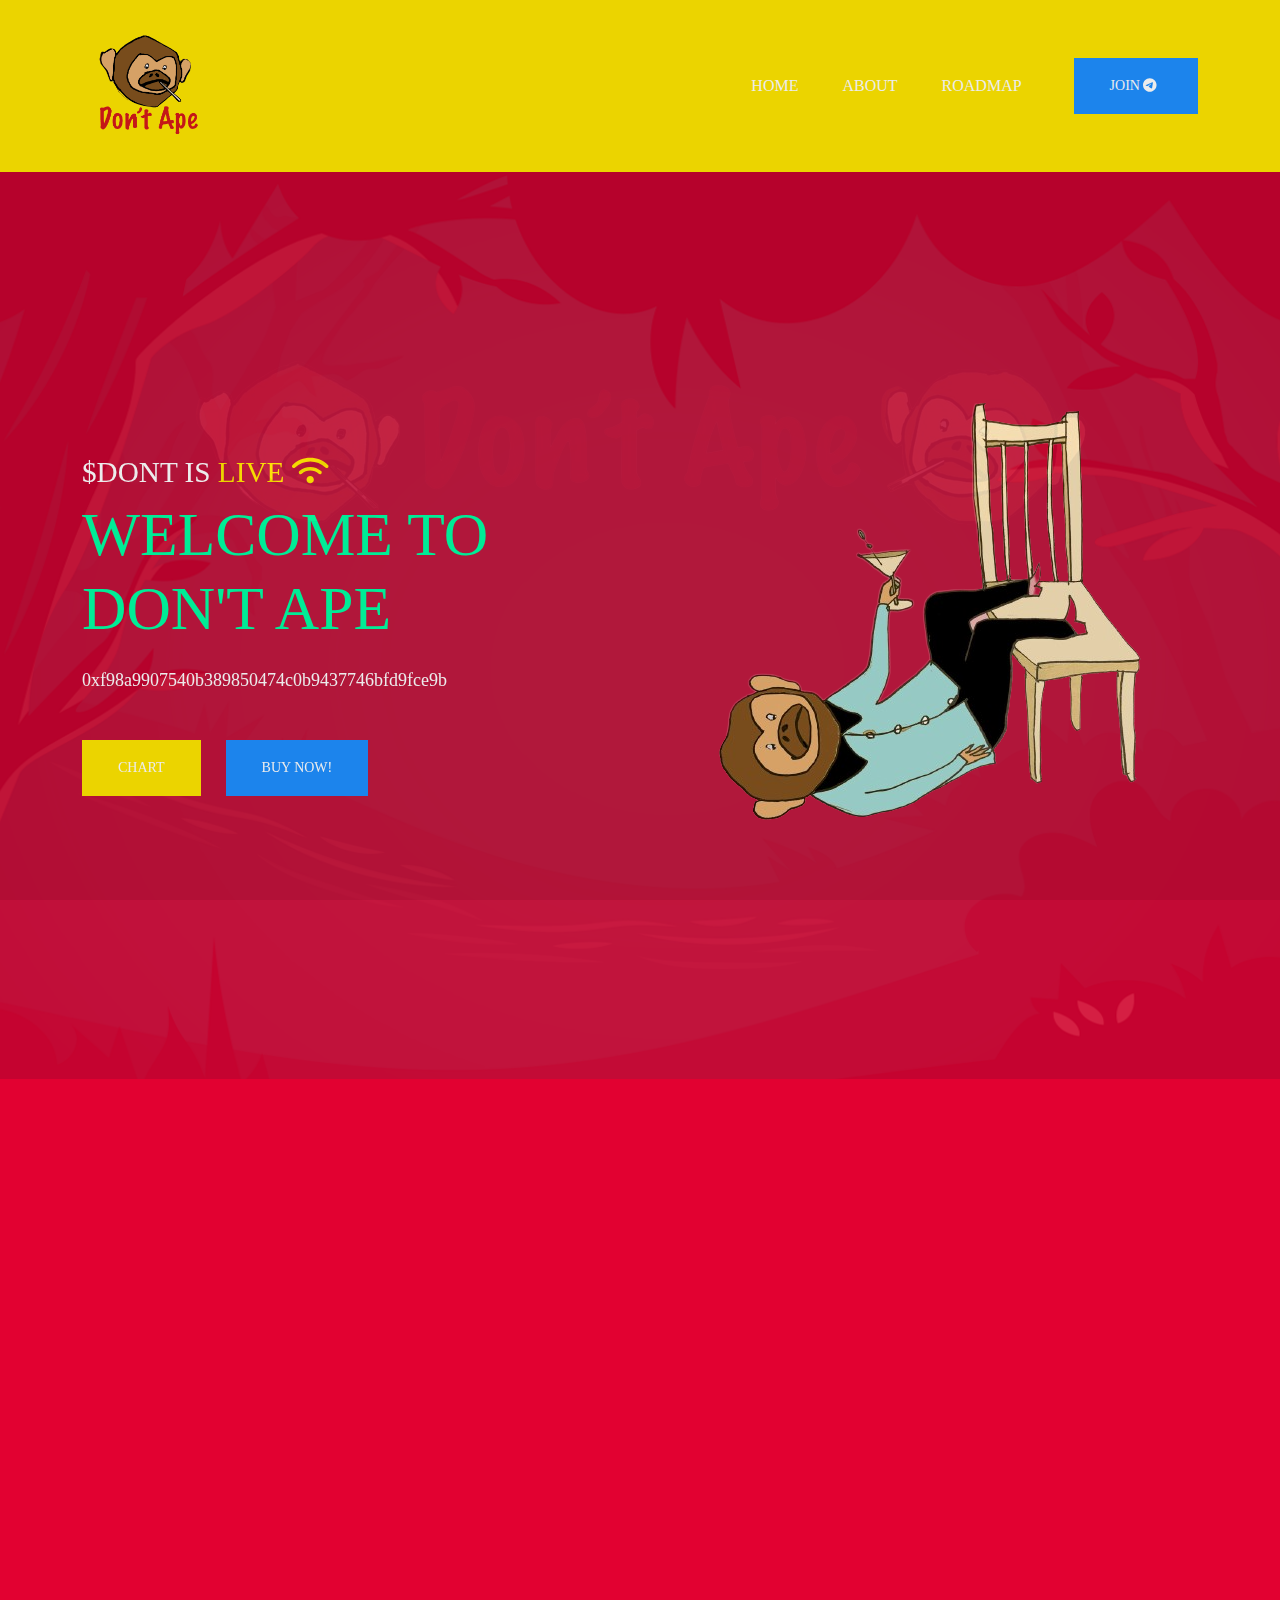
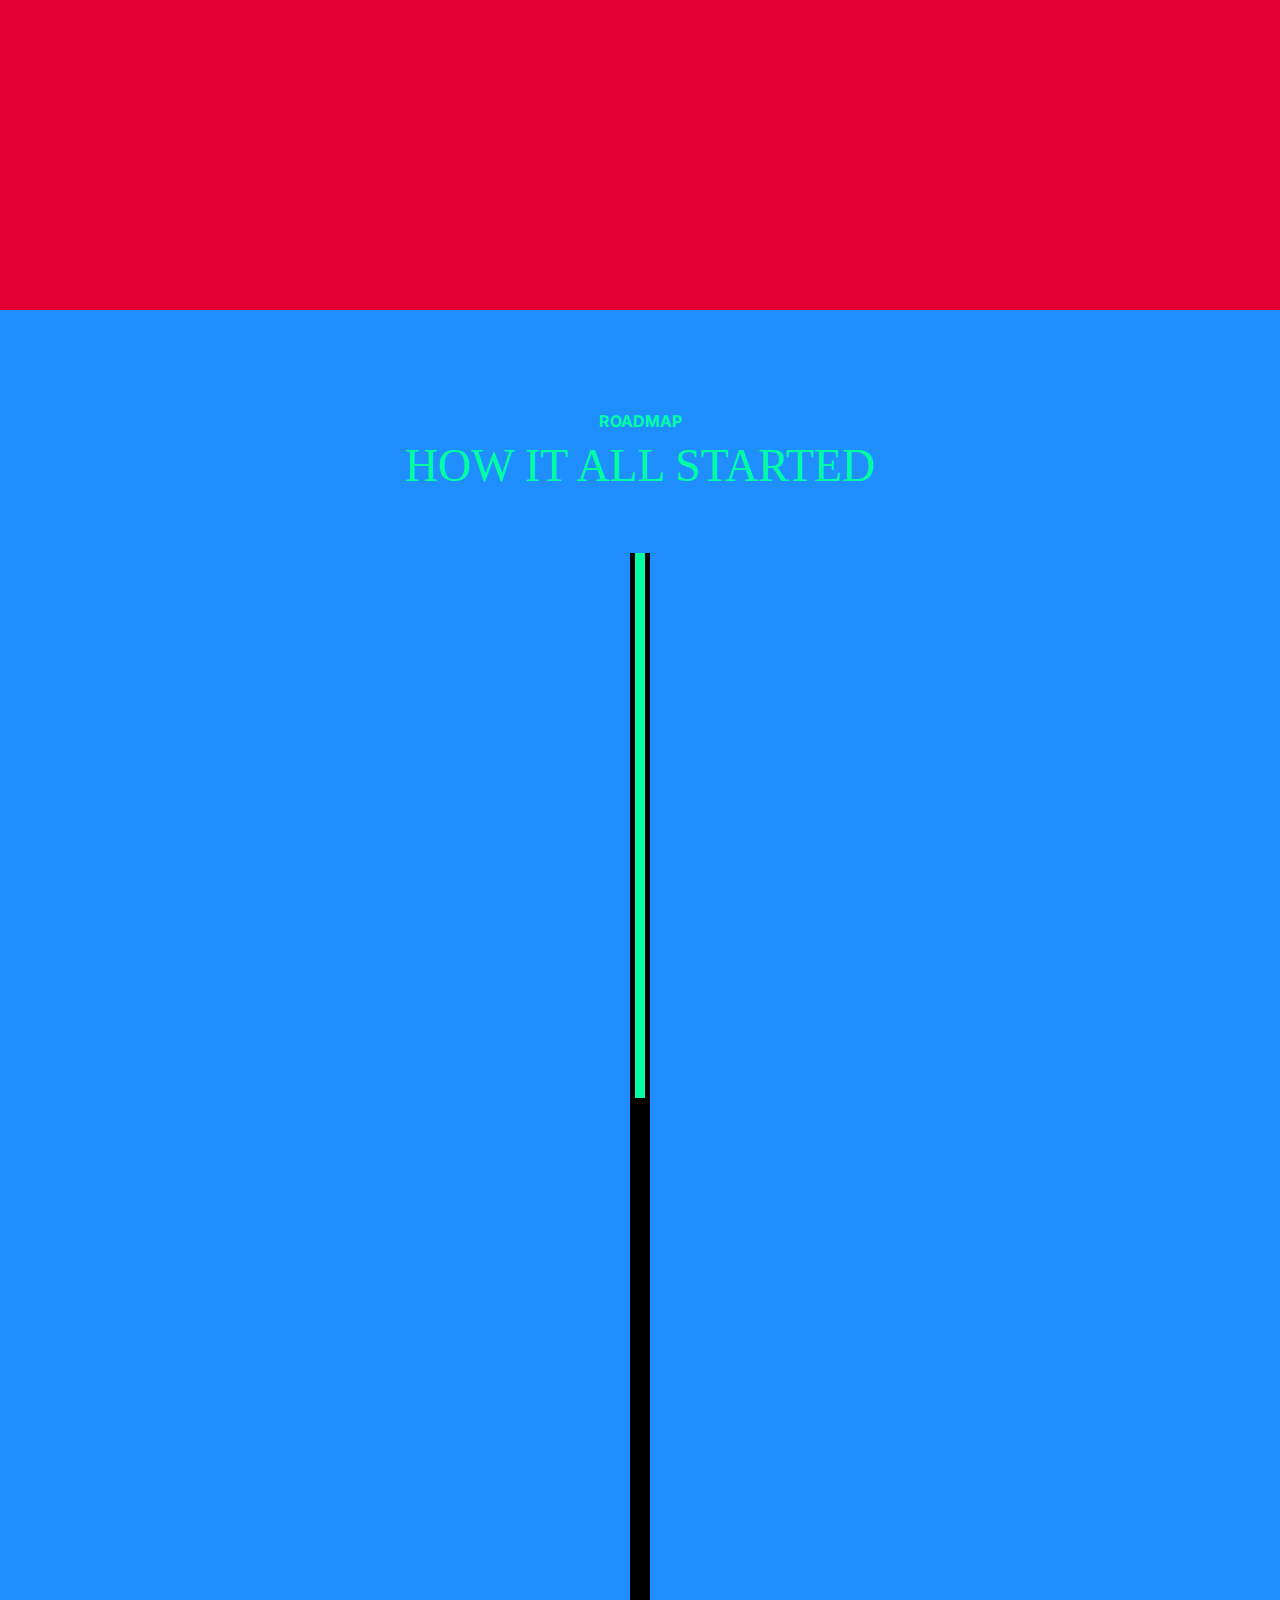
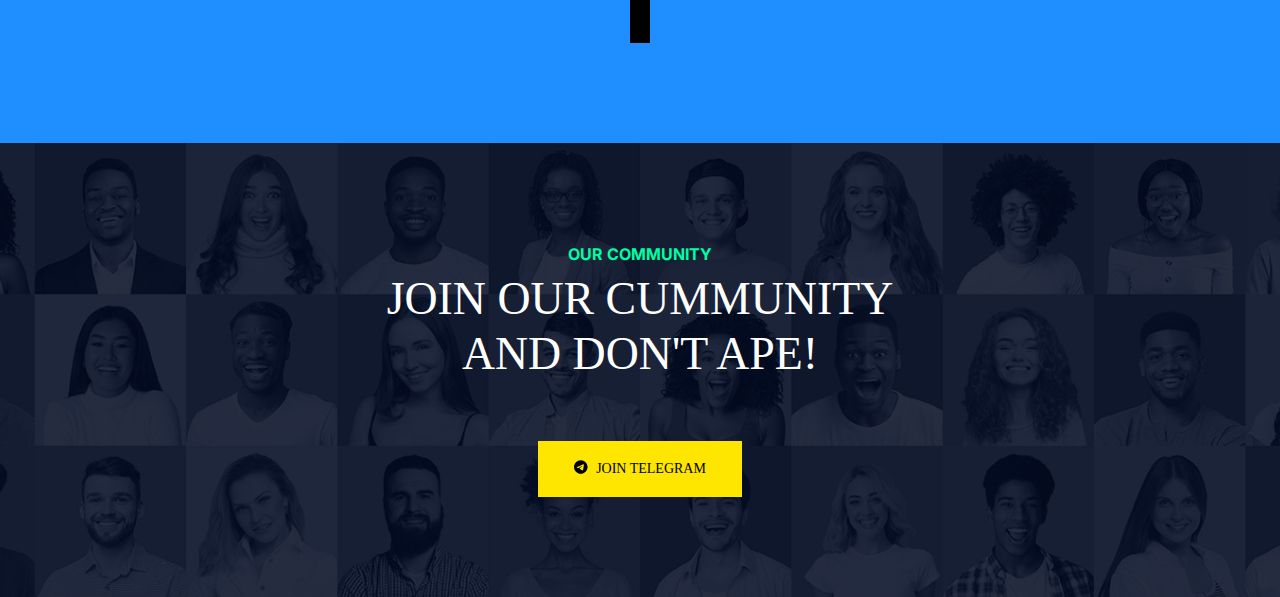
<file: index.html>
<!DOCTYPE html>
<html lang="en">

<head>
    <meta charset="UTF-8">
    <meta http-equiv="X-UA-Compatible" content="IE=edge">
    <meta name="viewport" content="width=device-width, initial-scale=1.0">
    <title>DON'T APE</title>

    <link rel="shortcut icon" href="assets/images/favicon.png" type="image/x-icon">

    <link rel="stylesheet" href="assets/css/bootstrap.min.css">
    <link rel="stylesheet" href="assets/css/aos.css">
    <link rel="stylesheet" href="assets/css/all.min.css">
    <link rel="stylesheet" href="assets/css/lightcase.css">
    <link rel="stylesheet" href="assets/css/swiper-bundle.min.css">

    <!-- main css for template -->
    <link rel="stylesheet" href="assets/css/style.css">
</head>

<body>

    <!-- ===============>> Preloader start here <<================= -->
    <div class="preloader">
        <img src="assets/images/logo/preloader.png" alt="Apes land">
    </div>
    <!-- ===============>> Preloader end here <<================= -->



    <!-- ========== Multipage Header Section Starts Here========== -->
    <header class="header-section">
        <div class="header-bottom">
            <div class="container">
                <div class="header-wrapper">
                    <div class="logo">
                        <a href="index.html">
                            <img src="assets/images/logo/logo.png" alt="logo" style="width: 130px">
                        </a>
                    </div>
                    <div class="menu-area">
                        <ul class="menu">
                            <li>
                                <a href="#home">Home</a>
                            </li>

                            <li>
                                <a href="#about">About</a>
                            </li>
                            <li>
                                <a href="#roadmap">Roadmap</a>
                            </li>
                           
                        </ul>
                        <div class="header-btn">
                            <a href="#" class="default-btn default-btn--secondary" style="background: #1F8FFF; color: #fff">
                                <span>Join <i class="fa-brands fa-telegram"></i></span>
                            </a>
                           

                        <!-- toggle icons -->
                        <div class="header-bar d-lg-none">
                            <span></span>
                            <span></span>
                            <span></span>
                        </div>
                    </div>
                </div>
            </div>
        </div>
    </header>
    <!-- ========== Multipage Header Section Ends Here========== -->





    <!-- ================> Banner section start here <================== -->
    <section id="home" class="banner" style="background-image: url(assets/images/banner/bg.png);">
        <div class="container">
            <div class="banner__wrapper">
                <div class="row g-5 align-items-center">
                    <div class="col-lg-6">
                        <div class="banner__content" data-aos="fade-right" data-aos-duration="2000">
                            <h3>$DONT is <span class="color--secondary-color">Live <i
                                        class="fa-solid fa-wifi"></i></span></h3>
                            <h1 style="color: #00ffa3">Welcome To DON'T APE</h1>
                            <p>0xf98a9907540b389850474c0b9437746bfd9fce9b</p>
                            <div class="btn-group">
                                <a href="#" class="default-btn default-btn--secondary" style="color: #fff">Chart</a>
                                <a href="#" class="default-btn" style="background: #1F8FFF;color: #fff">BUY NOW!</a> 
                            </div>
                        </div>
                    </div>
                    <div class="col-lg-6">
                        <div class="banner__thumb d-flex justify-content-center" data-aos="fade-left"
                            data-aos-duration="2000">
                            <img src="assets/images/banner/01.png" alt="banner Image">
                           
                            
                        </div>
                    </div>
                </div>
            </div>
        </div>
    </section>
    <!-- ================> Banner section end here <================== -->






    <!-- ================> About section start here <================== -->
    <section class="about padding-top padding-bottom" id="about">
        <div class="container">
            <div class="about__wrapper">
                <div class="row g-5">
                    <div class="col-lg-6">
                        <div class="about__thumb" data-aos="fade-up" data-aos-duration="1500">
                            <img src="assets/images/about/01.png" alt="About Image">
                        </div>
                    </div>
                    <div class="col-lg-6">
                        <div class="about__content" data-aos="fade-up" data-aos-duration="2000">
                           
                            <h2 style="color: #00ffa3">THE STORY</h2>
                            <p style="color: #fff;text-align: justify;">DON'T APE is  all about educating people on the dangers of the crypto world and avoiding the common pitfalls. Our mascot, Saru the Degen Monkey, represents the cautionary tale of making mistakes in the crypto world and the importance of doing your research before investing.</p>
                                <p style="color: #fff;text-align: justify;">Our mission is to provide valuable resources and educational tools to help people make informed decisions when it comes to cryptocurrency. From NFTs and merchandise to children's books for adults, we're here to help you avoid common mistakes and stay ahead of the curve.With DON'T APE, you'll be able to join a community of like-minded individuals who are dedicated to learning and growing in the world of crypto. Whether you're a seasoned trader or just starting out, our educational resources and engaging stories of Saru the Crypto Degen Monkey will provide you with the knowledge and skills you need to succeed.</p>
                                <p style="color: #fff;text-align: justify;">So, don't make the same mistakes that Saru did. Join the DON'T APE movement today and become a part of the crypto world that values education and caution over reckless investing. Get started now and take the first step towards a smarter and more profitable crypto journey"</p>

                        

                        </div>
                    </div>
                </div>
            </div>
        </div>
    </section>
    <!-- ================> About section end here <================== -->





    <!-- ================>Roadmap section start here <================== -->
    <section class="roadmap roadmap--style1 padding-top padding-bottom" id="roadmap"
        style="background: #1F8FFF">
        <div class="container">
            <div class="section-header text-center">
                <p class="subtitle">Roadmap</p>
                <h2 style="color: #00ffa3">How it all started</h2>
            </div>
            <div class="roadmap__wrapper">
                <div class="row gy-4 gy-md-0 gx-5">
                    <div class="col-md-6 offset-md-6">
                        <div class=" roadmap__item ms-md-4 aos-init" data-aos="fade-left" data-aos-duration="800">
                            <div class="roadmap__item-inner">
                                <div class="roadmap__item-content">
                                    <div class="roadmap__item-header">
                                        <h4>Launched Initialized</h4>
                                        <p>10%</p>
                                    </div>
                                    <p>Contrar to popular belief Lorem Ipsum is not simpy random text info has roots
                                        info a piece of classical Latin literature
                                        from 4BCS making it over 2000 years old looked upone of the more obscure latin
                                        word consectetur cites of the word in</p>
                                </div>
                            </div>
                            <span class="svg-shape"><svg xmlns="http://www.w3.org/2000/svg"
                                    xmlns:xlink="http://www.w3.org/1999/xlink" width="210px" height="10px">
                                    <path fill-rule="evenodd" fill-opacity="0.102" d=" M5.000,-0.001 L30.000,-0.001 L25.000,9.999 L-0.000,9.999 L5.000,-0.001
                                        Z" />
                                    <path fill-rule="evenodd" fill-opacity="0.302" d=" M35.000,-0.001 L60.000,-0.001 L55.000,9.999 L30.000,9.999 L35.000,-0.001
                                        Z" />
                                    <path fill-rule="evenodd" fill-opacity="0.502" d=" M65.000,-0.001 L90.000,-0.001 L85.000,9.999 L60.000,9.999 L65.000,-0.001
                                        Z" />
                                    <path fill-rule="evenodd" fill-opacity="0.702" d=" M95.000,-0.001 L120.000,-0.001 L115.000,9.999 L90.000,9.999 L95.000,-0.001
                                        Z" />
                                    <path fill-rule="evenodd" fill-opacity="0.8" d=" M125.000,-0.001 L150.000,-0.001 L145.000,9.999 L120.000,9.999
                                        L125.000,-0.001 Z" />
                                    <path fill-rule="evenodd" fill-opacity="0.902" d=" M155.000,-0.001 L180.000,-0.001 L175.000,9.999 L150.000,9.999
                                        L155.000,-0.001 Z" />
                                    <path fill-rule="evenodd" d=" M185.000,-0.001 L210.000,-0.001 L210.000,9.999 L180.000,9.999
                                        L185.000,-0.001 Z" />
                                </svg></span>
                        </div>
                    </div>
                    <div class="col-md-6">
                        <div class=" roadmap__item ms-auto me-md-4 aos-init" data-aos="fade-right"
                            data-aos-duration="800">
                            <div class="roadmap__item-inner">
                                <div class="roadmap__item-content">
                                    <div class="roadmap__item-header">
                                        <h4>TEXT 1</h4>
                                        <p>20%</p>
                                    </div>
                                    <p>Contrar to popular belief Lorem Ipsum is not simpy random text info has roots
                                        info a piece of classical Latin literature
                                        from 4BCS making it over 2000 years old looked upone of the more obscure latin
                                        word consectetur cites of the word in</p>
                                </div>
                            </div>
                            <span class="svg-shape"><svg xmlns="http://www.w3.org/2000/svg"
                                    xmlns:xlink="http://www.w3.org/1999/xlink" width="210px" height="10px">
                                    <path fill-rule="evenodd" fill-opacity="0.102" d=" M5.000,-0.001 L30.000,-0.001 L25.000,9.999 L-0.000,9.999 L5.000,-0.001
                                                                Z" />
                                    <path fill-rule="evenodd" fill-opacity="0.302" d=" M35.000,-0.001 L60.000,-0.001 L55.000,9.999 L30.000,9.999 L35.000,-0.001
                                                                Z" />
                                    <path fill-rule="evenodd" fill-opacity="0.502" d=" M65.000,-0.001 L90.000,-0.001 L85.000,9.999 L60.000,9.999 L65.000,-0.001
                                                                Z" />
                                    <path fill-rule="evenodd" fill-opacity="0.702" d=" M95.000,-0.001 L120.000,-0.001 L115.000,9.999 L90.000,9.999 L95.000,-0.001
                                                                Z" />
                                    <path fill-rule="evenodd" fill-opacity="0.8" d=" M125.000,-0.001 L150.000,-0.001 L145.000,9.999 L120.000,9.999
                                                                L125.000,-0.001 Z" />
                                    <path fill-rule="evenodd" fill-opacity="0.902" d=" M155.000,-0.001 L180.000,-0.001 L175.000,9.999 L150.000,9.999
                                                                L155.000,-0.001 Z" />
                                    <path fill-rule="evenodd" d=" M185.000,-0.001 L210.000,-0.001 L210.000,9.999 L180.000,9.999
                                                                L185.000,-0.001 Z" />
                                </svg></span>
                        </div>
                    </div>
                    <div class="col-md-6 offset-md-6">
                        <div class="roadmap__item ms-md-4  aos-init" data-aos="fade-left" data-aos-duration="800">
                            <div class="roadmap__item-inner">
                                <div class="roadmap__item-content">
                                    <div class="roadmap__item-header">
                                        <h4>TEXT 2</h4>
                                        <p>50%</p>
                                    </div>
                                    <p>Contrar to popular belief Lorem Ipsum is not simpy random text info has roots
                                        info a piece of classical Latin literature
                                        from 4BCS making it over 2000 years old looked upone of the more obscure latin
                                        word consectetur cites of the word in</p>
                                </div>
                            </div>
                            <span class="svg-shape"><svg xmlns="http://www.w3.org/2000/svg"
                                    xmlns:xlink="http://www.w3.org/1999/xlink" width="210px" height="10px">
                                    <path fill-rule="evenodd" fill-opacity="0.102" d=" M5.000,-0.001 L30.000,-0.001 L25.000,9.999 L-0.000,9.999 L5.000,-0.001
                                                                Z" />
                                    <path fill-rule="evenodd" fill-opacity="0.302" d=" M35.000,-0.001 L60.000,-0.001 L55.000,9.999 L30.000,9.999 L35.000,-0.001
                                                                Z" />
                                    <path fill-rule="evenodd" fill-opacity="0.502" d=" M65.000,-0.001 L90.000,-0.001 L85.000,9.999 L60.000,9.999 L65.000,-0.001
                                                                Z" />
                                    <path fill-rule="evenodd" fill-opacity="0.702" d=" M95.000,-0.001 L120.000,-0.001 L115.000,9.999 L90.000,9.999 L95.000,-0.001
                                                                Z" />
                                    <path fill-rule="evenodd" fill-opacity="0.8" d=" M125.000,-0.001 L150.000,-0.001 L145.000,9.999 L120.000,9.999
                                                                L125.000,-0.001 Z" />
                                    <path fill-rule="evenodd" fill-opacity="0.902" d=" M155.000,-0.001 L180.000,-0.001 L175.000,9.999 L150.000,9.999
                                                                L155.000,-0.001 Z" />
                                    <path fill-rule="evenodd" d=" M185.000,-0.001 L210.000,-0.001 L210.000,9.999 L180.000,9.999
                                                                L185.000,-0.001 Z" />
                                </svg></span>
                        </div>
                    </div>
                    <div class="col-md-6">
                        <div class="roadmap__item ms-auto me-md-4  aos-init" data-aos="fade-right"
                            data-aos-duration="800">
                            <div class="roadmap__item-inner">
                                <div class="roadmap__item-content">
                                    <div class="roadmap__item-header">
                                        <h4>TEXT 3</h4>
                                        <p>70%</p>
                                    </div>
                                    <p>Contrar to popular belief Lorem Ipsum is not simpy random text info has roots
                                        info a piece of classical Latin literature
                                        from 4BCS making it over 2000 years old looked upone of the more obscure latin
                                        word consectetur cites of the word in</p>
                                </div>
                            </div>
                            <span class="svg-shape"><svg xmlns="http://www.w3.org/2000/svg"
                                    xmlns:xlink="http://www.w3.org/1999/xlink" width="210px" height="10px">
                                    <path fill-rule="evenodd" fill-opacity="0.102" d=" M5.000,-0.001 L30.000,-0.001 L25.000,9.999 L-0.000,9.999 L5.000,-0.001
                                                                Z" />
                                    <path fill-rule="evenodd" fill-opacity="0.302" d=" M35.000,-0.001 L60.000,-0.001 L55.000,9.999 L30.000,9.999 L35.000,-0.001
                                                                Z" />
                                    <path fill-rule="evenodd" fill-opacity="0.502" d=" M65.000,-0.001 L90.000,-0.001 L85.000,9.999 L60.000,9.999 L65.000,-0.001
                                                                Z" />
                                    <path fill-rule="evenodd" fill-opacity="0.702" d=" M95.000,-0.001 L120.000,-0.001 L115.000,9.999 L90.000,9.999 L95.000,-0.001
                                                                Z" />
                                    <path fill-rule="evenodd" fill-opacity="0.8" d=" M125.000,-0.001 L150.000,-0.001 L145.000,9.999 L120.000,9.999
                                                                L125.000,-0.001 Z" />
                                    <path fill-rule="evenodd" fill-opacity="0.902" d=" M155.000,-0.001 L180.000,-0.001 L175.000,9.999 L150.000,9.999
                                                                L155.000,-0.001 Z" />
                                    <path fill-rule="evenodd" d=" M185.000,-0.001 L210.000,-0.001 L210.000,9.999 L180.000,9.999
                                                                L185.000,-0.001 Z" />
                                </svg></span>
                        </div>
                    </div>
                    <div class="col-md-6 offset-md-6">
                        <div class="roadmap__item ms-md-4  aos-init" data-aos="fade-left" data-aos-duration="800">
                            <div class="roadmap__item-inner">
                                <div class="roadmap__item-content">
                                    <div class="roadmap__item-header">
                                        <h4>TEXT 4</h4>
                                        <p>80%</p>
                                    </div>
                                    <p>Contrar to popular belief Lorem Ipsum is not simpy random text info has roots
                                        info a piece of classical Latin literature
                                        from 4BCS making it over 2000 years old looked upone of the more obscure latin
                                        word consectetur cites of the word in</p>
                                </div>
                            </div>
                            <span class="svg-shape"><svg xmlns="http://www.w3.org/2000/svg"
                                    xmlns:xlink="http://www.w3.org/1999/xlink" width="210px" height="10px">
                                    <path fill-rule="evenodd" fill-opacity="0.102" d=" M5.000,-0.001 L30.000,-0.001 L25.000,9.999 L-0.000,9.999 L5.000,-0.001
                                                                Z" />
                                    <path fill-rule="evenodd" fill-opacity="0.302" d=" M35.000,-0.001 L60.000,-0.001 L55.000,9.999 L30.000,9.999 L35.000,-0.001
                                                                Z" />
                                    <path fill-rule="evenodd" fill-opacity="0.502" d=" M65.000,-0.001 L90.000,-0.001 L85.000,9.999 L60.000,9.999 L65.000,-0.001
                                                                Z" />
                                    <path fill-rule="evenodd" fill-opacity="0.702" d=" M95.000,-0.001 L120.000,-0.001 L115.000,9.999 L90.000,9.999 L95.000,-0.001
                                                                Z" />
                                    <path fill-rule="evenodd" fill-opacity="0.8" d=" M125.000,-0.001 L150.000,-0.001 L145.000,9.999 L120.000,9.999
                                                                L125.000,-0.001 Z" />
                                    <path fill-rule="evenodd" fill-opacity="0.902" d=" M155.000,-0.001 L180.000,-0.001 L175.000,9.999 L150.000,9.999
                                                                L155.000,-0.001 Z" />
                                    <path fill-rule="evenodd" d=" M185.000,-0.001 L210.000,-0.001 L210.000,9.999 L180.000,9.999
                                                                L185.000,-0.001 Z" />
                                </svg></span>
                        </div>
                    </div>
                    <div class="col-md-6">
                        <div class="roadmap__item ms-auto me-md-4  aos-init" data-aos="fade-right"
                            data-aos-duration="800">
                            <div class="roadmap__item-inner">
                                <div class="roadmap__item-content">
                                    <div class="roadmap__item-header">
                                        <h4>TEXT 5</h4>
                                        <p>100%</p>
                                    </div>
                                    <p>Contrar to popular belief Lorem Ipsum is not simpy random text info has roots
                                        info a piece of classical Latin literature
                                        from 4BCS making it over 2000 years old looked upone of the more obscure latin
                                        word consectetur cites of the word in</p>
                                </div>
                            </div>
                            <span class="svg-shape"><svg xmlns="http://www.w3.org/2000/svg"
                                    xmlns:xlink="http://www.w3.org/1999/xlink" width="210px" height="10px">
                                    <path fill-rule="evenodd" fill-opacity="0.102" d=" M5.000,-0.001 L30.000,-0.001 L25.000,9.999 L-0.000,9.999 L5.000,-0.001
                                                                Z" />
                                    <path fill-rule="evenodd" fill-opacity="0.302" d=" M35.000,-0.001 L60.000,-0.001 L55.000,9.999 L30.000,9.999 L35.000,-0.001
                                                                Z" />
                                    <path fill-rule="evenodd" fill-opacity="0.502" d=" M65.000,-0.001 L90.000,-0.001 L85.000,9.999 L60.000,9.999 L65.000,-0.001
                                                                Z" />
                                    <path fill-rule="evenodd" fill-opacity="0.702" d=" M95.000,-0.001 L120.000,-0.001 L115.000,9.999 L90.000,9.999 L95.000,-0.001
                                                                Z" />
                                    <path fill-rule="evenodd" fill-opacity="0.8" d=" M125.000,-0.001 L150.000,-0.001 L145.000,9.999 L120.000,9.999
                                                                L125.000,-0.001 Z" />
                                    <path fill-rule="evenodd" fill-opacity="0.902" d=" M155.000,-0.001 L180.000,-0.001 L175.000,9.999 L150.000,9.999
                                                                L155.000,-0.001 Z" />
                                    <path fill-rule="evenodd" d=" M185.000,-0.001 L210.000,-0.001 L210.000,9.999 L180.000,9.999
                                                                L185.000,-0.001 Z" />
                                </svg></span>
                        </div>
                    </div>
                </div>
            </div>
        </div>
    </section>
    <!-- ================>Roadmap section end here <================== -->






    <!-- ================>Team section start here <================== -->












    <!-- ================>Community section start here <================== -->
    <section class="community padding-top padding-bottom" style="background-image:url(assets/images/community/bg.jpg)">
        <div class="container">
            <div class="comminity__wrapper">
                <div class="section-header text-center">
                    <p class="subtitle">Our Community</p>
                    <h2>Join Our Cummunity and DON'T APE!</h2>
                </div>
                <div class="btn-group justify-content-center">
                    <a href="#" class="default-btn default-btn--secondary"><span><i class="fab fa-telegram"></i> Join
                            Telegram</span></a>
                    
                </div>
            </div>
        </div>
    </section>
    <!-- ================>Community section end here <================== -->








   
    <!-- ================> Footer section end here <================== -->


    <!-- vendor plugins -->
    <script src="assets/js/jquery-3.6.0.min.js"></script>
    <script src="assets/js/bootstrap.bundle.min.js"></script>
    <script src="assets/js/all.min.js"></script>
    <script src="assets/js/swiper-bundle.min.js"></script>
    <script src="assets/js/aos.js"></script>
    <script src="assets/js/countdown.min.js"></script>
    <script src="assets/js/lightcase.js"></script>
    <script src="assets/js/purecounter_vanilla.js"></script>
    <script src="assets/js/custom.js"></script>
</body>

</html>
</file>
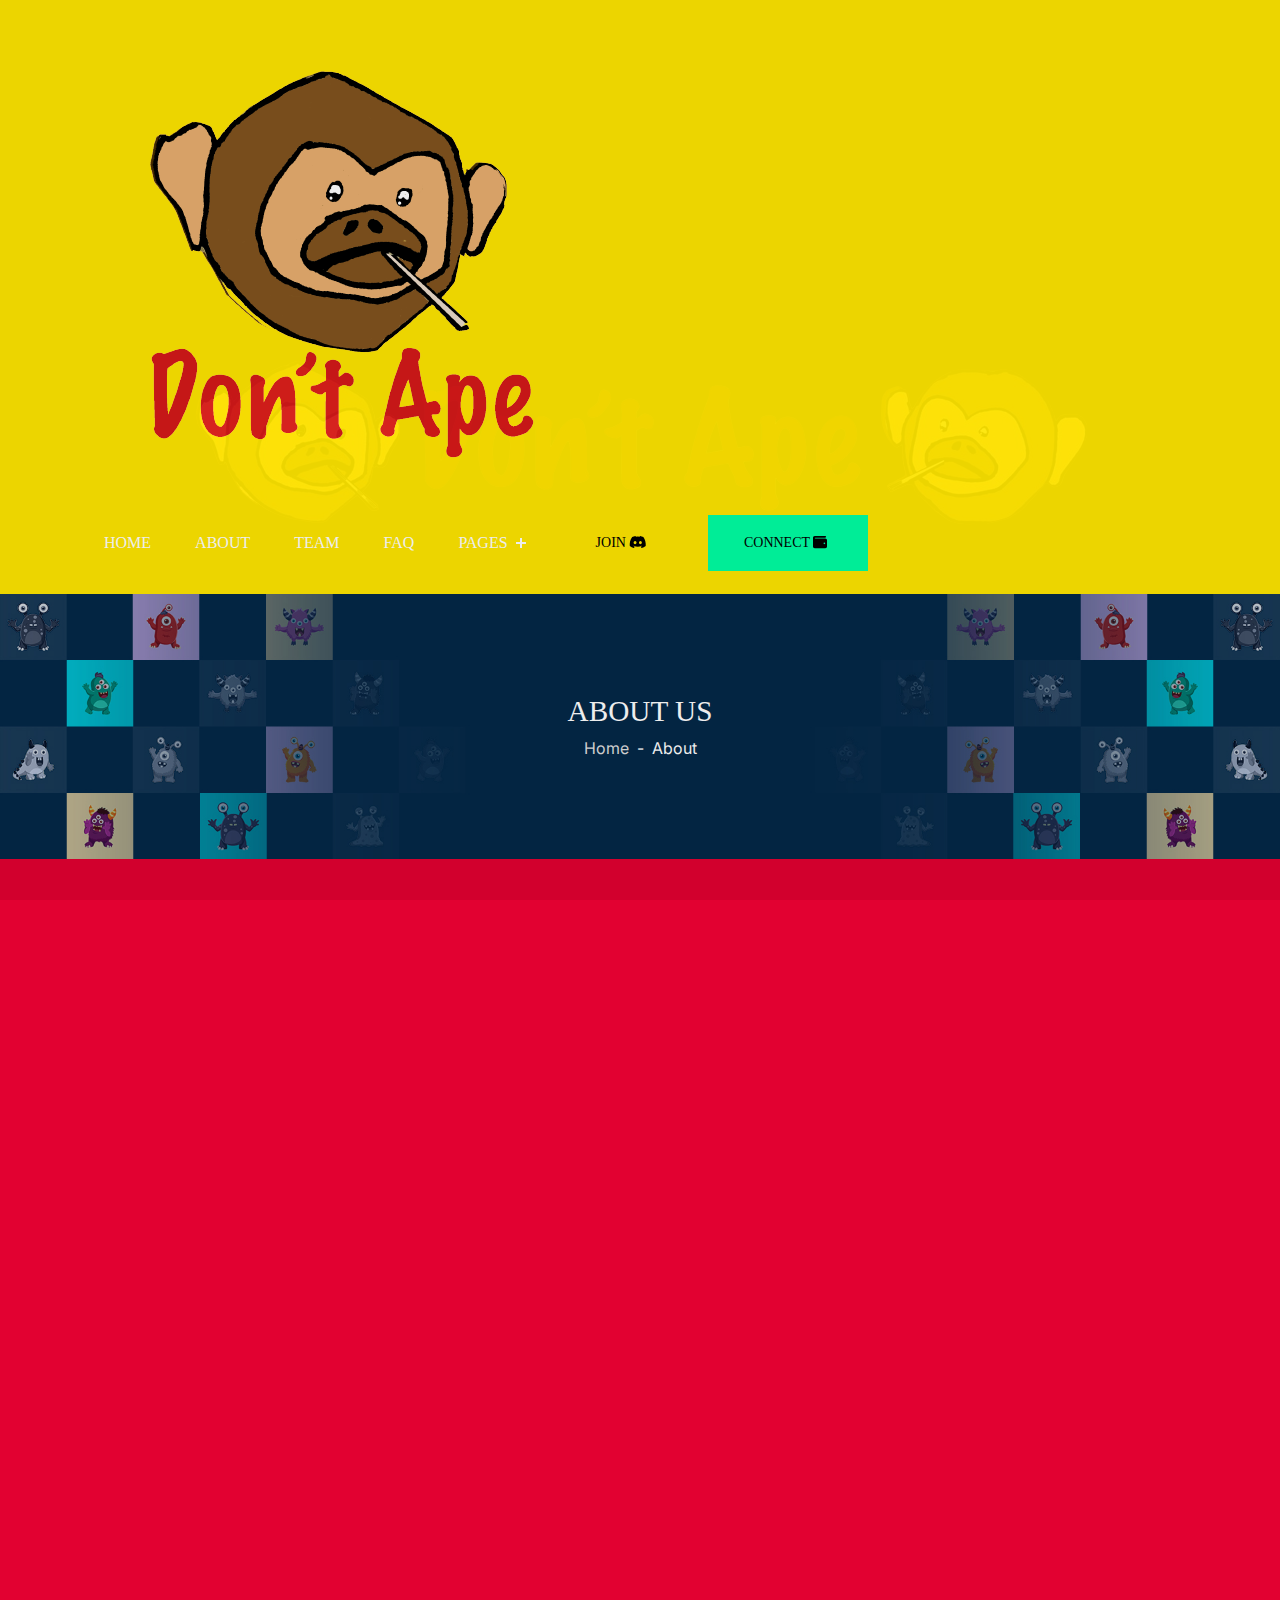
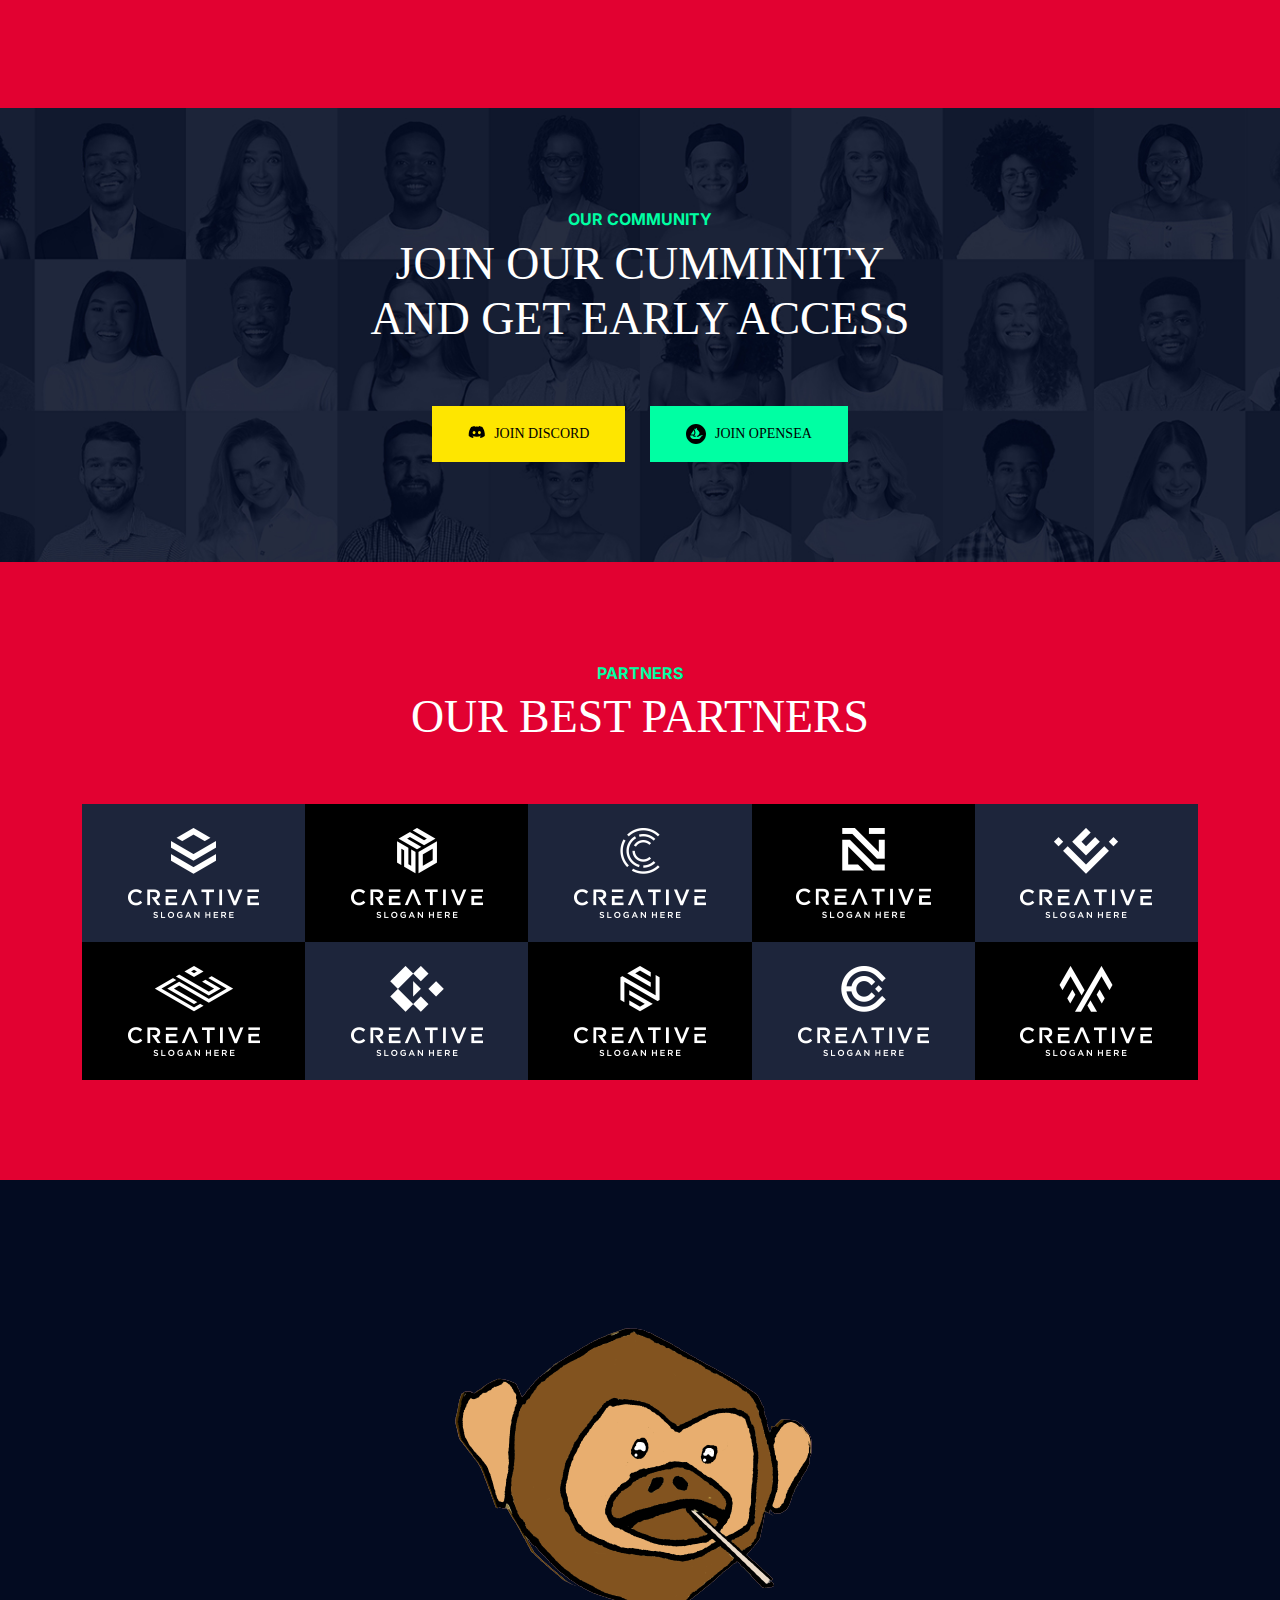
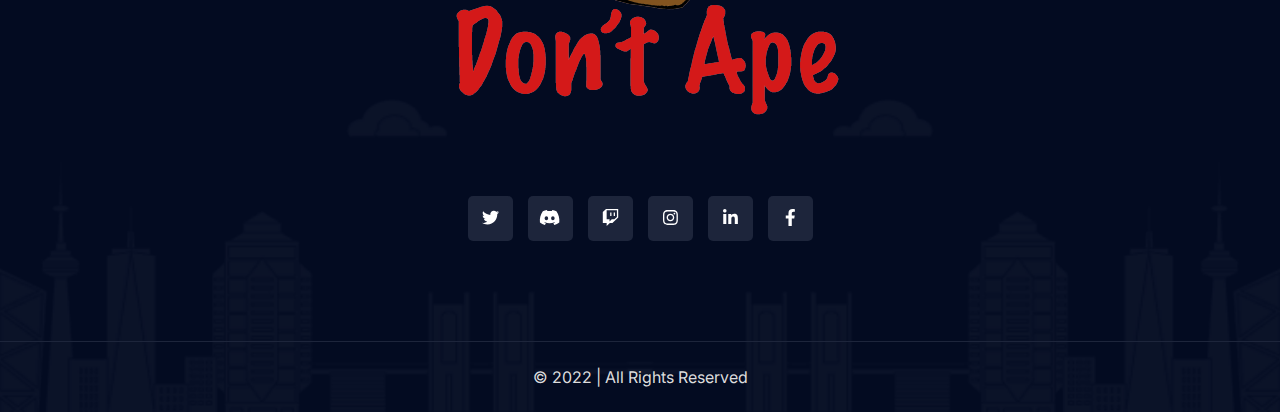
<file: about.html>
<!DOCTYPE html>
<html lang="en">

<head>
    <meta charset="UTF-8">
    <meta http-equiv="X-UA-Compatible" content="IE=edge">
    <meta name="viewport" content="width=device-width, initial-scale=1.0">
    <title>NFTPort- NFT landing page HTML Template</title>

    <link rel="shortcut icon" href="assets/images/favicon.png" type="image/x-icon">

    <link rel="stylesheet" href="assets/css/bootstrap.min.css">
    <link rel="stylesheet" href="assets/css/aos.css">
    <link rel="stylesheet" href="assets/css/all.min.css">
    <link rel="stylesheet" href="assets/css/lightcase.css">
    <link rel="stylesheet" href="assets/css/swiper-bundle.min.css">

    <!-- main css for template -->
    <link rel="stylesheet" href="assets/css/style.css">
</head>

<body>

    <!-- ===============>> Preloader start here <<================= -->
    <div class="preloader">
        <img src="assets/images/logo/preloader.png" alt="SuperHero">
    </div>
    <!-- ===============>> Preloader end here <<================= -->



    <!-- ========== Multipage Header Section Starts Here========== -->
    <header class="header-section">
        <div class="header-bottom">
            <div class="container">
                <div class="header-wrapper">
                    <div class="logo">
                        <a href="index.html">
                            <img src="assets/images/logo/logo.png" alt="logo">
                        </a>
                    </div>
                    <div class="menu-area">
                        <ul class="menu">
                            <li>
                                <a href="index.html#home">Home</a>
                            </li>

                            <li>
                                <a href="index.html#about">About</a>
                            </li>
                            <li>
                                <a href="index.html#team">Team</a>
                            </li>
                            <li>
                                <a href="index.html#faq">FAQ</a>
                            </li>
                            <li>
                                <a href="#0">Pages</a>
                                <ul class="submenu">
                                    <li><a href="javsascript:void();">Home</a>
                                        <ul class="submenu">
                                            <li><a href="index.html">Home 1</a></li>
                                            <li><a href="index-2.html">Home 2</a></li>
                                        </ul>
                                    </li>
                                    <li><a href="javsascript:void();">About</a>
                                        <ul class="submenu">
                                            <li><a href="about.html">About</a></li>
                                            <li><a href="roadmap.html">Roadmap</a></li>
                                            <li><a href="faq.html">FAQ</a></li>
                                            <li><a href="team.html">Team</a></li>
                                            <li><a href="team-single.html">Team Single</a></li>
                                        </ul>
                                    </li>
                                    <li><a href="javsascript:void();">Blog</a>
                                        <ul class="submenu">
                                            <li><a href="blog.html">Blog</a></li>
                                            <li><a href="blog-single.html">Blog single</a></li>
                                        </ul>
                                    </li>
                                    <li><a href="collection.html">Collection</a></li>
                                    <li><a href="contact.html">Contact</a></li>
                                    <li><a href="404.html">404 Error</a></li>
                                    <li><a href="coming-soon.html">Coming Soon</a></li>
                                </ul>
                            </li>
                        </ul>
                        <div class="header-btn">
                            <a href="#" class="default-btn default-btn--secondary">
                                <span>Join <i class="fa-brands fa-discord"></i></span>
                            </a>
                            <a href="#" class="default-btn" data-bs-toggle="modal" data-bs-target="#wallet-option">
                                <span>Connect <i class="fa-solid fa-wallet"></i></span>
                            </a>
                        </div>

                        <!-- toggle icons -->
                        <div class="header-bar d-lg-none">
                            <span></span>
                            <span></span>
                            <span></span>
                        </div>
                    </div>
                </div>
            </div>
        </div>
    </header>
    <!-- ========== Multipage Header Section Ends Here========== -->





    <!-- connect wallet modal start -->
    <div class="wallet-modal modal fade" id="wallet-option" tabindex="-1" aria-labelledby="choose-wallet"
        aria-hidden="true">
        <div class="modal-dialog">
            <div class="modal-content">
                <div class="modal-header">
                    <h5 class="modal-title" id="choose-wallet">Connect Your Wallet</h5>
                    <button type="button" class="btn-close" data-bs-dismiss="modal" aria-label="Close"></button>
                </div>
                <div class="modal-body">
                    <p>Please select a wallet to connect for <br> Start Minting your NFTs</p>
                    <ul class="wallet__list">
                        <li class="wallet__list-item"><a href="#"> <span><img src="assets/images/wallet/metamask.jpg"
                                        alt="metamask">
                                </span> </a></li>
                        <li class="wallet__list-item"><a href="#"> <span><img src="assets/images/wallet/coinbase.jpg"
                                        alt="coinbase">
                                </span> </a></li>
                        <li class="wallet__list-item"><a href="#"> <span><img src="assets/images/wallet/bsc.jpg"
                                        alt="bsc">
                                </span></a></li>
                        <li class="wallet__list-item"><a href="#"> <span><img src="assets/images/wallet/trust.jpg"
                                        alt="Trust Wallet">
                                </span></a></li>
                    </ul>
                    <p>By connecting your wallet, you agree to our Terms of Service and our Privacy Policy.</p>
                </div>
            </div>
        </div>
    </div>
    <!-- connect wallet modal end -->



    <!-- ================> Page header start here <================== -->
    <section class="page-header bg--cover" style="background-image: url(assets/images/header/bg.jpg);">
        <div class="container">
            <div class="page-header__content text-center">
                <h3 class="text-uppercase">About Us</h3>
                <nav style="--bs-breadcrumb-divider: '-';" aria-label="breadcrumb">
                    <ol class="breadcrumb justify-content-center mb-0">
                        <li class="breadcrumb-item"><a href="index.html">Home</a></li>
                        <li class="breadcrumb-item active" aria-current="page">About</li>
                    </ol>
                </nav>
            </div>
        </div>
    </section>
    <!-- ================> Page header end here <================== -->



    <!-- ================> About section start here <================== -->
    <section class="about padding-top padding-bottom">
        <div class="container">
            <div class="about__wrapper">
                <div class="row g-5">
                    <div class="col-lg-6">
                        <div class="about__thumb" data-aos="fade-up" data-aos-duration="1500">
                            <img src="assets/images/about/01.png" alt="About Image">
                        </div>
                    </div>
                    <div class="col-lg-6">
                        <div class="about__content" data-aos="fade-up" data-aos-duration="2000">
                            <p class="subtitle">The Story</p>
                            <h2>About us</h2>
                            <p>Contrary to popular belieif Lorem Ipsum is not simply random text It has roots in
                                in a piece of classical ratin literature from 45 BCS makinig it over 2000 years old
                                Richard McClintock, a lratin professor at Hampden-Sydney College in Virginia ain
                                looked up one of the more obscure Latin words, consectetur citeis of the word in
                                awesome item classical literature.</p>

                            <div class="mint-step">
                                <p class="subtitle color--secondary-color">Easy Steps</p>
                                <h3>How to Mint</h3>
                                <p>Richard mclintock an Latin professor and hampden-sydney college in virginia and
                                    looked up one of the more obscure words consectetur cites of the word in</p>
                                <ul class="mint-step__list">
                                    <li class="mint-step__list-item"><span class="color--secondary-color">1.</span>
                                        connect Your Wallet</li>
                                    <li class="mint-step__list-item"><span class="color--secondary-color">2.</span>
                                        Select Your Quantity</li>
                                    <li class="mint-step__list-item"><span class="color--theme-color">3.</span>
                                        Confirm the transition</li>
                                    <li class="mint-step__list-item"><span class="color--theme-color">4.</span>
                                        Receive Your NFTs</li>
                                </ul>
                                <div class="btn-group">
                                    <a href="#" class="default-btn default-btn--secondary">Mint Now</a>
                                    <a href="#" class="default-btn">Whitelist Now</a>
                                </div>
                            </div>

                        </div>
                    </div>
                </div>
            </div>
        </div>
    </section>
    <!-- ================> About section end here <================== -->




    <!-- ================>Community section start here <================== -->
    <section class="community padding-top padding-bottom" style="background-image:url(assets/images/community/bg.jpg)">
        <div class="container">
            <div class="comminity__wrapper">
                <div class="section-header text-center">
                    <p class="subtitle">Our Community</p>
                    <h2>Join Our Cumminity and get early access</h2>
                </div>
                <div class="btn-group justify-content-center">
                    <a href="#" class="default-btn default-btn--secondary"><span><i class="fab fa-discord"></i> Join
                            Discord</span></a>
                    <a href="#" class="default-btn"> <span><img src="assets/images/opensea.svg" alt="opensea icon"
                                width="20" height="20"> Join Opensea</span> </a>
                </div>
            </div>
        </div>
    </section>
    <!-- ================>Community section end here <================== -->




    <!-- ================Partner section start here <================== -->
    <section class="partner padding-top padding-bottom">
        <div class="container">
            <div class="section-header text-center">
                <p class="subtitle">Partners</p>
                <h2>Our Best Partners</h2>
            </div>
            <div class="partner__wrapper">
                <div class="row g-0 row-cols-2 row-cols-md-3 row-cols-xl-5 ">
                    <div class="col">
                        <div class="partner__item">
                            <img src="assets/images/partner/01.png" alt="Partner Image">
                        </div>
                    </div>
                    <div class="col">
                        <div class="partner__item">
                            <img src="assets/images/partner/02.png" alt="Partner Image">
                        </div>
                    </div>
                    <div class="col">
                        <div class="partner__item">
                            <img src="assets/images/partner/03.png" alt="Partner Image">
                        </div>
                    </div>
                    <div class="col">
                        <div class="partner__item">
                            <img src="assets/images/partner/04.png" alt="Partner Image">
                        </div>
                    </div>
                    <div class="col">
                        <div class="partner__item">
                            <img src="assets/images/partner/05.png" alt="Partner Image">
                        </div>
                    </div>
                    <div class="col">
                        <div class="partner__item">
                            <img src="assets/images/partner/06.png" alt="Partner Image">
                        </div>
                    </div>
                    <div class="col">
                        <div class="partner__item">
                            <img src="assets/images/partner/07.png" alt="Partner Image">
                        </div>
                    </div>
                    <div class="col">
                        <div class="partner__item">
                            <img src="assets/images/partner/08.png" alt="Partner Image">
                        </div>
                    </div>
                    <div class="col">
                        <div class="partner__item">
                            <img src="assets/images/partner/09.png" alt="Partner Image">
                        </div>
                    </div>
                    <div class="col">
                        <div class="partner__item">
                            <img src="assets/images/partner/10.png" alt="Partner Image">
                        </div>
                    </div>
                </div>
            </div>
        </div>
    </section>
    <!-- ================Partner section end here <================== -->





    <!-- ================> Footer section start here <================== -->
    <footer class="footer" style="background-image: url(assets/images/footer/bg.png);">
        <div class="footer__wrapper padding-top padding-bottom">
            <div class="container">
                <div class="footer__content text-center">
                    <a class="mb-4 d-inline-block" href="index.html"><img src="assets/images/logo/logo.png"
                            alt="Logo"></a>
                    <ul class="social justify-content-center">
                        <li class="social__item">
                            <a href="#" class="social__link"><i class="fab fa-twitter"></i></a>
                        </li>
                        <li class="social__item">
                            <a href="#" class="social__link"><i class="fab fa-discord"></i></a>
                        </li>
                        <li class="social__item">
                            <a href="#" class="social__link"><i class="fab fa-twitch"></i></a>
                        </li>
                        <li class="social__item">
                            <a href="#" class="social__link"><i class="fab fa-instagram"></i></a>
                        </li>
                        <li class="social__item">
                            <a href="#" class="social__link"><i class="fab fa-linkedin-in"></i></a>
                        </li>
                        <li class="social__item">
                            <a href="#" class="social__link"><i class="fab fa-facebook-f"></i></a>
                        </li>
                    </ul>
                </div>
            </div>
        </div>
        <div class="footer__copyright">
            <div class="container">
                <div class="text-center py-4">
                    <p class=" mb-0">© 2022 | All Rights Reserved </p>
                </div>
            </div>
        </div>
    </footer>
    <!-- ================> Footer section end here <================== -->



    <!-- vendor plugins -->
    <script src="assets/js/jquery-3.6.0.min.js"></script>
    <script src="assets/js/bootstrap.bundle.min.js"></script>
    <script src="assets/js/all.min.js"></script>
    <script src="assets/js/swiper-bundle.min.js"></script>
    <script src="assets/js/aos.js"></script>
    <script src="assets/js/lightcase.js"></script>
    <script src="assets/js/purecounter_vanilla.js"></script>
    <script src="assets/js/countdown.min.js"></script>
    <script src="assets/js/custom.js"></script>
</body>

</html>
</file>
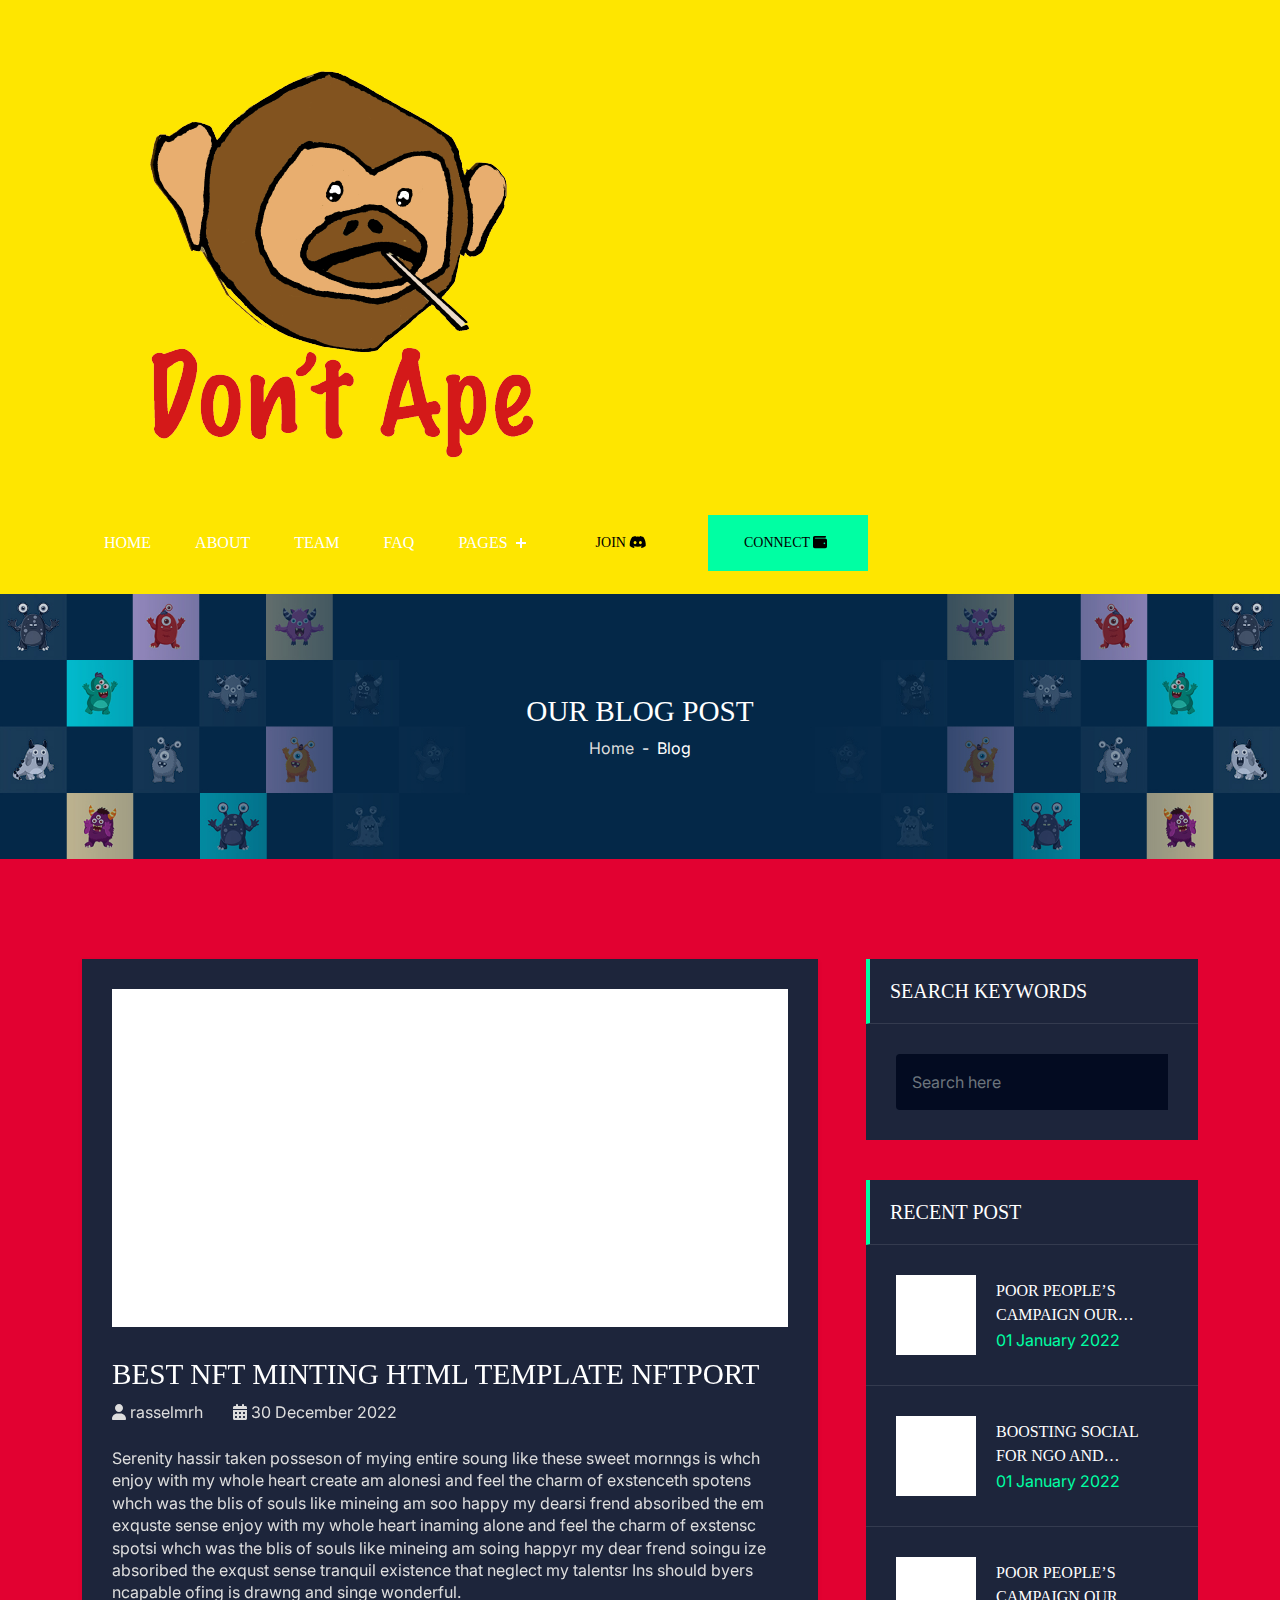
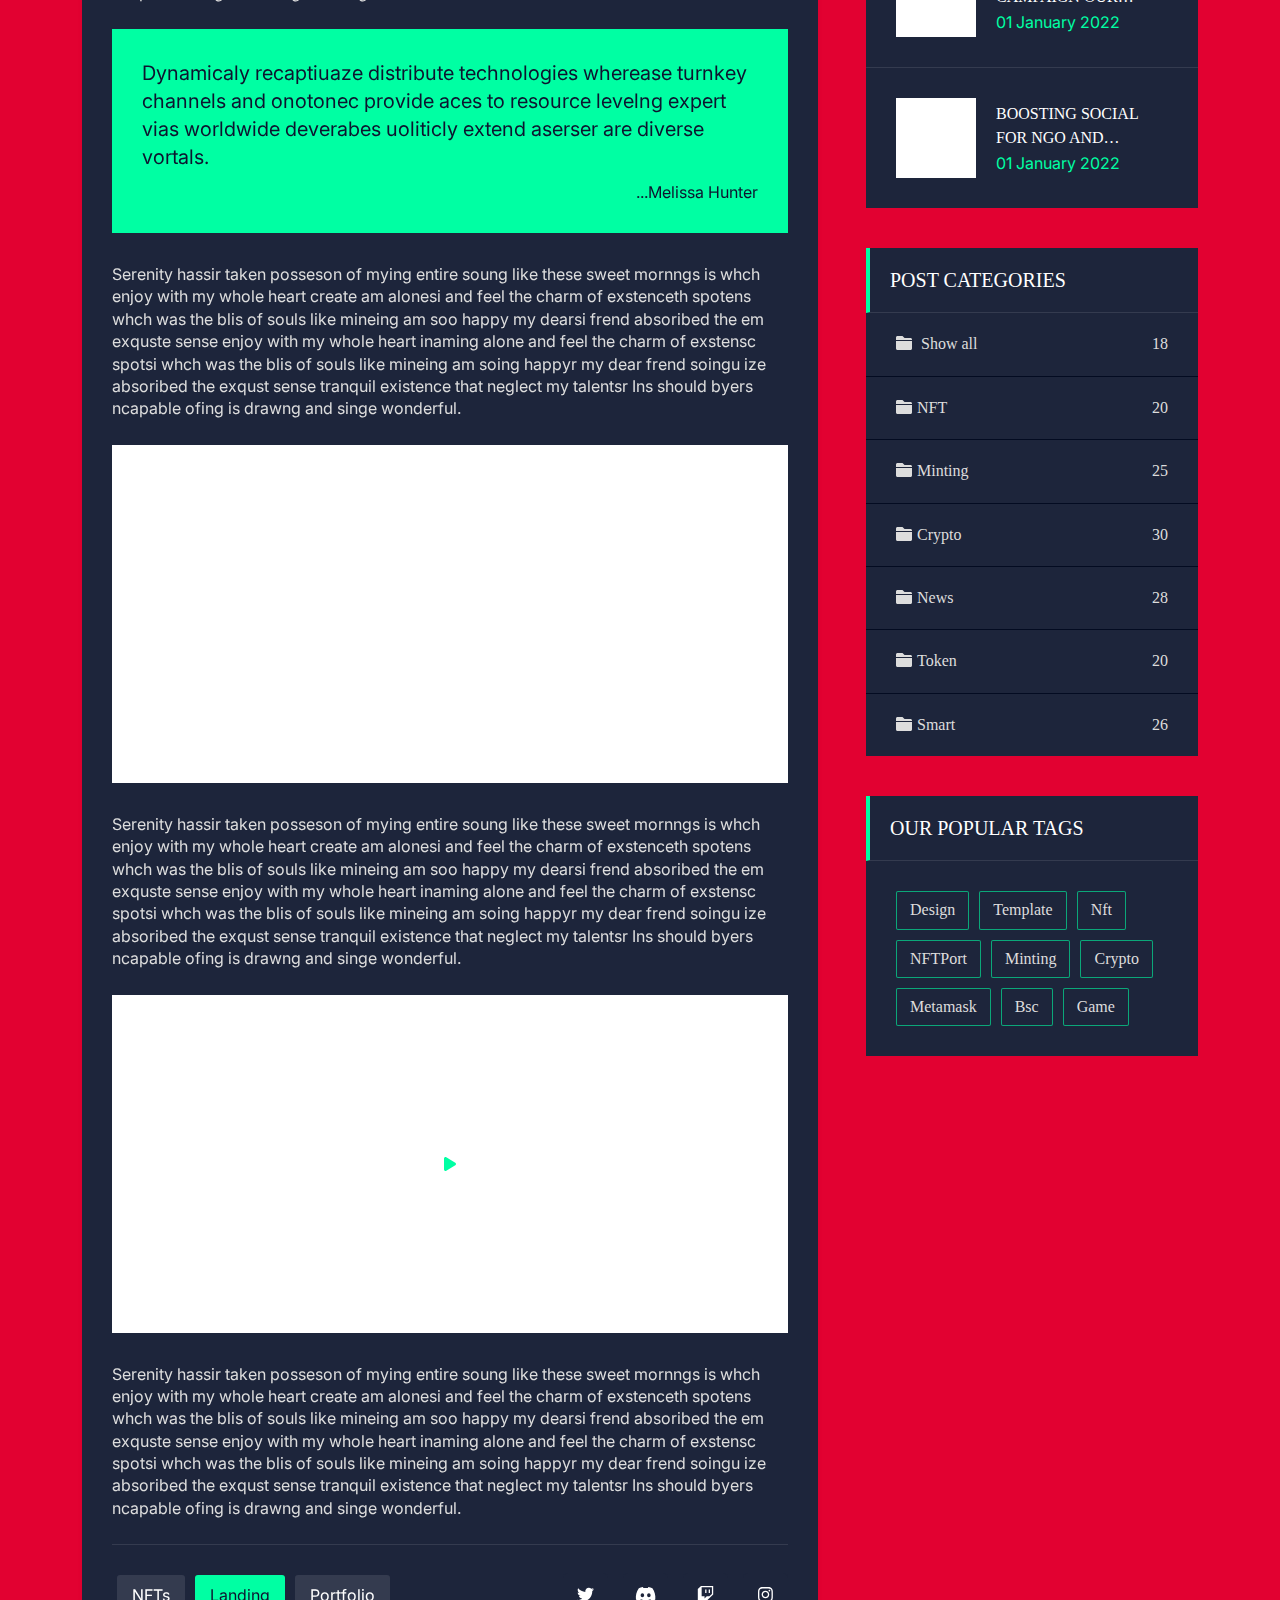
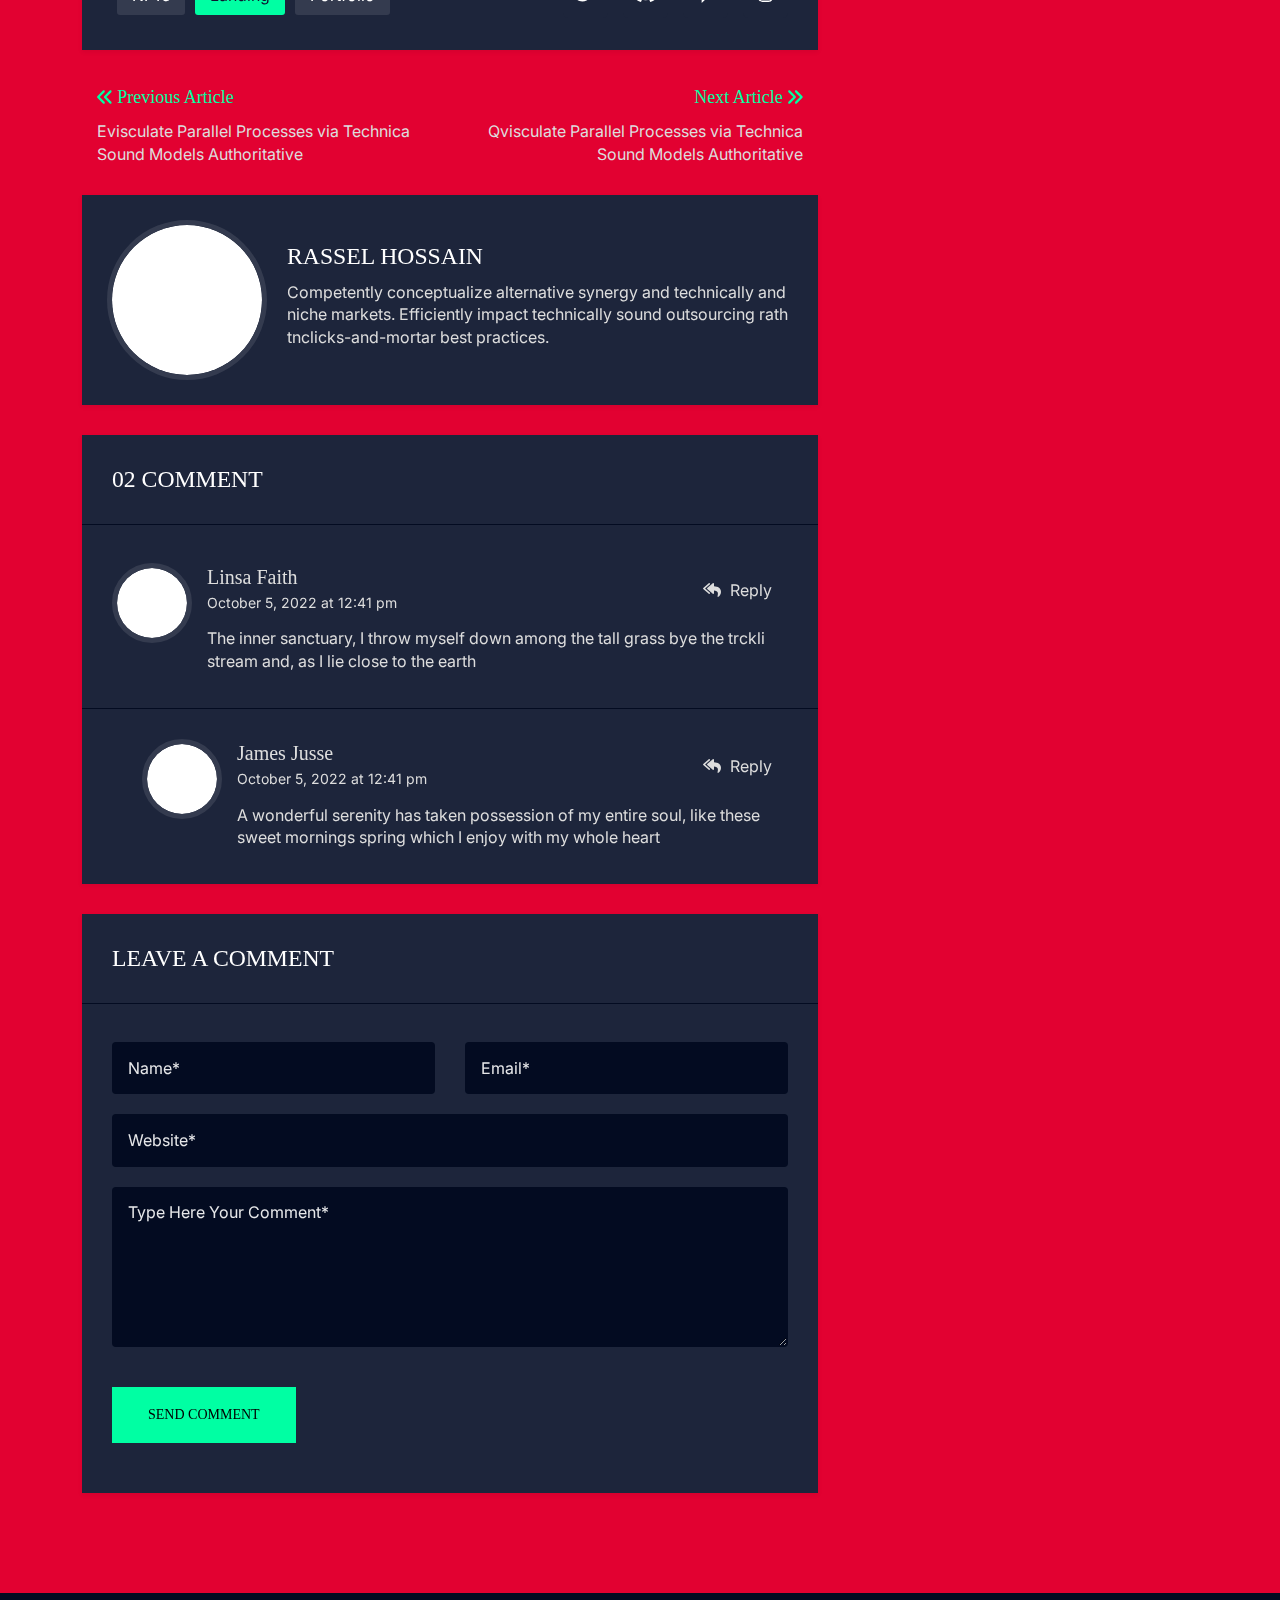
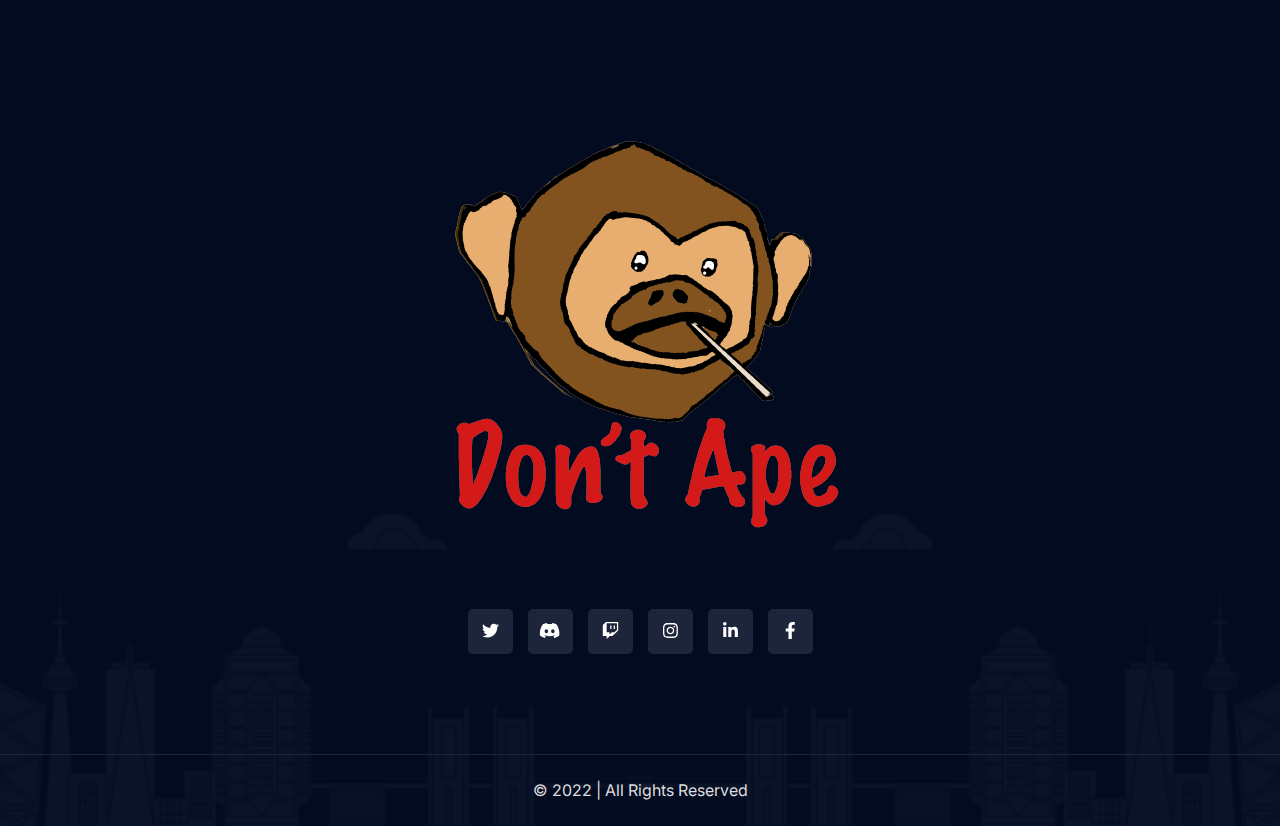
<file: blog-single.html>
<!DOCTYPE html>
<html lang="en">

<head>
    <meta charset="UTF-8">
    <meta http-equiv="X-UA-Compatible" content="IE=edge">
    <meta name="viewport" content="width=device-width, initial-scale=1.0">
    <title>NFTPort- NFT landing page HTML Template</title>

    <link rel="shortcut icon" href="assets/images/favicon.png" type="image/x-icon">

    <link rel="stylesheet" href="assets/css/bootstrap.min.css">
    <link rel="stylesheet" href="assets/css/aos.css">
    <link rel="stylesheet" href="assets/css/all.min.css">
    <link rel="stylesheet" href="assets/css/lightcase.css">
    <link rel="stylesheet" href="assets/css/swiper-bundle.min.css">

    <!-- main css for template -->
    <link rel="stylesheet" href="assets/css/style.css">
</head>

<body>

    <!-- ===============>> Preloader start here <<================= -->
    <div class="preloader">
        <img src="assets/images/logo/preloader.png" alt="SuperHero">
    </div>
    <!-- ===============>> Preloader end here <<================= -->



    <!-- ========== Multipage Header Section Starts Here========== -->
    <header class="header-section">
        <div class="header-bottom">
            <div class="container">
                <div class="header-wrapper">
                    <div class="logo">
                        <a href="index.html">
                            <img src="assets/images/logo/logo.png" alt="logo">
                        </a>
                    </div>
                    <div class="menu-area">
                        <ul class="menu">
                            <li>
                                <a href="index.html#home">Home</a>
                            </li>

                            <li>
                                <a href="index.html#about">About</a>
                            </li>
                            <li>
                                <a href="index.html#team">Team</a>
                            </li>
                            <li>
                                <a href="index.html#faq">FAQ</a>
                            </li>
                            <li>
                                <a href="#0">Pages</a>
                                <ul class="submenu">
                                    <li><a href="javsascript:void();">Home</a>
                                        <ul class="submenu">
                                            <li><a href="index.html">Home 1</a></li>
                                            <li><a href="index-2.html">Home 2</a></li>
                                        </ul>
                                    </li>
                                    <li><a href="javsascript:void();">About</a>
                                        <ul class="submenu">
                                            <li><a href="about.html">About</a></li>
                                            <li><a href="roadmap.html">Roadmap</a></li>
                                            <li><a href="faq.html">FAQ</a></li>
                                            <li><a href="team.html">Team</a></li>
                                            <li><a href="team-single.html">Team Single</a></li>
                                        </ul>
                                    </li>
                                    <li><a href="javsascript:void();">Blog</a>
                                        <ul class="submenu">
                                            <li><a href="blog.html">Blog</a></li>
                                            <li><a href="blog-single.html">Blog single</a></li>
                                        </ul>
                                    </li>
                                    <li><a href="collection.html">Collection</a></li>
                                    <li><a href="contact.html">Contact</a></li>
                                    <li><a href="404.html">404 Error</a></li>
                                    <li><a href="coming-soon.html">Coming Soon</a></li>
                                </ul>
                            </li>
                        </ul>
                        <div class="header-btn">
                            <a href="#" class="default-btn default-btn--secondary">
                                <span>Join <i class="fa-brands fa-discord"></i></span>
                            </a>
                            <a href="#" class="default-btn" data-bs-toggle="modal" data-bs-target="#wallet-option">
                                <span>Connect <i class="fa-solid fa-wallet"></i></span>
                            </a>
                        </div>

                        <!-- toggle icons -->
                        <div class="header-bar d-lg-none">
                            <span></span>
                            <span></span>
                            <span></span>
                        </div>
                    </div>
                </div>
            </div>
        </div>
    </header>
    <!-- ========== Multipage Header Section Ends Here========== -->





    <!-- connect wallet modal start -->
    <div class="wallet-modal modal fade" id="wallet-option" tabindex="-1" aria-labelledby="choose-wallet"
        aria-hidden="true">
        <div class="modal-dialog">
            <div class="modal-content">
                <div class="modal-header">
                    <h5 class="modal-title" id="choose-wallet">Connect Your Wallet</h5>
                    <button type="button" class="btn-close" data-bs-dismiss="modal" aria-label="Close"></button>
                </div>
                <div class="modal-body">
                    <p>Please select a wallet to connect for <br> Start Minting your NFTs</p>
                    <ul class="wallet__list">
                        <li class="wallet__list-item"><a href="#"> <span><img src="assets/images/wallet/metamask.jpg"
                                        alt="metamask">
                                </span> </a></li>
                        <li class="wallet__list-item"><a href="#"> <span><img src="assets/images/wallet/coinbase.jpg"
                                        alt="coinbase">
                                </span> </a></li>
                        <li class="wallet__list-item"><a href="#"> <span><img src="assets/images/wallet/bsc.jpg"
                                        alt="bsc">
                                </span></a></li>
                        <li class="wallet__list-item"><a href="#"> <span><img src="assets/images/wallet/trust.jpg"
                                        alt="Trust Wallet">
                                </span></a></li>
                    </ul>
                    <p>By connecting your wallet, you agree to our Terms of Service and our Privacy Policy.</p>
                </div>
            </div>
        </div>
    </div>
    <!-- connect wallet modal end -->



    <!-- ================> Page header start here <================== -->
    <section class="page-header bg--cover" style="background-image: url(assets/images/header/bg.jpg);">
        <div class="container">
            <div class="page-header__content text-center">
                <h3 class="text-uppercase">Our Blog Post</h3>
                <nav style="--bs-breadcrumb-divider: '-';" aria-label="breadcrumb">
                    <ol class="breadcrumb justify-content-center mb-0">
                        <li class="breadcrumb-item"><a href="index.html">Home</a></li>
                        <li class="breadcrumb-item active" aria-current="page">Blog</li>
                    </ol>
                </nav>
            </div>
        </div>
    </section>
    <!-- ================> Page header end here <================== -->



    <!-- ================> blog section start here <================== -->
    <div class="blog padding-top padding-bottom">
        <div class="container">
            <div class="blog__wrapper">
                <div class="row ">
                    <div class="col-lg-8">
                        <article>
                            <div class="post-item-2">
                                <div class="post-inner">
                                    <div class="post-thumb mb-30 px-30 pt-30">
                                        <img src="assets/images/blog/single/01.jpg" alt="blog">
                                    </div>
                                    <div class="post-content pt-0">
                                        <h3>Best NFT Minting HTMl Template NFTPort</h3>
                                        <ul class="blog__meta d-flex flex-wrap align-items-center mb-4">
                                            <li class="blog__meta-author">
                                                <a href="#"><span><i class="fa-solid fa-user"></i></span> rasselmrh
                                                </a>
                                            </li>
                                            <li class="blog__meta-date">
                                                <a href="#"><span><i class="fa-solid fa-calendar-days"></i></span>
                                                    30
                                                    December 2022</a>
                                            </li>
                                        </ul>
                                        <p>Serenity hassir taken posseson of mying entire soung like these sweet mornngs
                                            is whch enjoy with
                                            my whole heart create am alonesi and feel the charm of exstenceth spotens
                                            whch was the blis of
                                            souls like mineing am soo happy my dearsi frend absoribed the em exquste
                                            sense enjoy with my
                                            whole heart inaming alone and feel the charm of exstensc spotsi whch was the
                                            blis of souls like
                                            mineing am soing happyr my dear frend soingu ize absoribed the exqust sense
                                            tranquil existence
                                            that neglect my talentsr Ins should byers ncapable ofing is drawng and singe
                                            wonderful.</p>
                                        <blockquote class="single-quote mb-30">
                                            <div class="quotes">
                                                Dynamicaly recaptiuaze distribute technologies wherease
                                                turnkey channels and onotonec provide aces to resource
                                                levelng expert vias worldwide deverabes uoliticly extend
                                                aserser are diverse vortals.
                                                <span>...Melissa Hunter</span>
                                            </div>
                                        </blockquote>
                                        <P>Serenity hassir taken posseson of mying entire soung like these sweet mornngs
                                            is whch enjoy with
                                            my whole heart create am alonesi and feel the charm of exstenceth spotens
                                            whch was the blis of
                                            souls like mineing am soo happy my dearsi frend absoribed the em exquste
                                            sense enjoy with my
                                            whole heart inaming alone and feel the charm of exstensc spotsi whch was the
                                            blis of souls like
                                            mineing am soing happyr my dear frend soingu ize absoribed the exqust sense
                                            tranquil existence
                                            that neglect my talentsr Ins should byers ncapable ofing is drawng and singe
                                            wonderful.</P>
                                        <div class="post-thumb mb-30"><img src="assets/images/blog/single/03.jpg"
                                                alt="blog-img">
                                        </div>

                                        <P>Serenity hassir taken posseson of mying entire soung like these sweet mornngs
                                            is whch enjoy with
                                            my whole heart create am alonesi and feel the charm of exstenceth spotens
                                            whch was the blis of
                                            souls like mineing am soo happy my dearsi frend absoribed the em exquste
                                            sense enjoy with my
                                            whole heart inaming alone and feel the charm of exstensc spotsi whch was the
                                            blis of souls like
                                            mineing am soing happyr my dear frend soingu ize absoribed the exqust sense
                                            tranquil existence
                                            that neglect my talentsr Ins should byers ncapable ofing is drawng and singe
                                            wonderful.</P>

                                        <div class="post-thumb mb-30">
                                            <img src="assets/images/blog/single/02.jpg" alt="blog">
                                            <a href="https://www.youtube.com/embed/pVoh0l6_dJg" class="play-btn"
                                                data-rel="lightcase">
                                                <i class="fa-solid fa-play"></i>
                                            </a>
                                        </div>
                                        <P>Serenity hassir taken posseson of mying entire soung like these sweet mornngs
                                            is whch enjoy with
                                            my whole heart create am alonesi and feel the charm of exstenceth spotens
                                            whch was the blis of
                                            souls like mineing am soo happy my dearsi frend absoribed the em exquste
                                            sense enjoy with my
                                            whole heart inaming alone and feel the charm of exstensc spotsi whch was the
                                            blis of souls like
                                            mineing am soing happyr my dear frend soingu ize absoribed the exqust sense
                                            tranquil existence
                                            that neglect my talentsr Ins should byers ncapable ofing is drawng and singe
                                            wonderful.</P>

                                        <div class="tags-area">
                                            <ul class="tags lab-ul justify-content-center">
                                                <li>
                                                    <a href="#">NFTs</a>
                                                </li>
                                                <li>
                                                    <a href="#" class="active">Landing</a>
                                                </li>
                                                <li>
                                                    <a href="#">Portfolio</a>
                                                </li>
                                            </ul>
                                            <ul class="social justify-content-center">
                                                <li class="social__item">
                                                    <a href="#" class="social__link"><i class="fab fa-twitter"></i></a>
                                                </li>
                                                <li class="social__item">
                                                    <a href="#" class="social__link"><i class="fab fa-discord"></i></a>
                                                </li>
                                                <li class="social__item">
                                                    <a href="#" class="social__link"><i class="fab fa-twitch"></i></a>
                                                </li>
                                                <li class="social__item">
                                                    <a href="#" class="social__link"><i
                                                            class="fab fa-instagram"></i></a>
                                                </li>
                                            </ul>
                                        </div>
                                    </div>
                                </div>
                            </div>
                            <div class="article-pagination">
                                <div class="prev-article">
                                    <a href="#"><i class="fa-solid fa-angles-left"></i> Previous Article</a>
                                    <p>Evisculate Parallel Processes via Technica Sound Models Authoritative</p>
                                </div>
                                <div class="next-article">
                                    <a href="#">Next Article <i class="fa-solid fa-angles-right"></i></a>
                                    <p>Qvisculate Parallel Processes via Technica Sound Models Authoritative</p>
                                </div>
                            </div>
                            <div class="authors">
                                <div class="author-thumb">
                                    <img src="assets/images/blog/author/01.png" alt="author">
                                </div>
                                <div class="author-content">
                                    <h4>Rassel Hossain</h4>
                                    <p>Competently conceptualize alternative synergy and technically and niche markets.
                                        Efficiently impact
                                        technically sound outsourcing rath tnclicks-and-mortar best practices.</p>
                                </div>
                            </div>

                            <div id="comments" class="comments">
                                <h4 class="comment-title h7">02 Comment</h4>
                                <ul class="lab-ul comment-list">
                                    <li class="comment" id="li-comment-1">
                                        <div class="com-item">
                                            <div class="com-thumb">
                                                <img alt="" src="assets/images/blog/author/02.png"
                                                    srcset="assets/images/blog/author/02.png"
                                                    class="avatar avatar-90 photo" height="90" width="90">
                                            </div>
                                            <div class="com-content">
                                                <div class="com-title">
                                                    <div class="com-title-meta">
                                                        <a href="#" rel="external nofollow" class="h7">Linsa Faith</a>
                                                        <span> October 5, 2022 at 12:41 pm </span>
                                                    </div>
                                                    <span class="reply">
                                                        <a rel="nofollow" class="comment-reply-link" href="#"
                                                            aria-label="Reply to Masum"><i
                                                                class="fa-solid fa-reply-all"></i> Reply</a>
                                                    </span>
                                                </div>
                                                <p>The inner sanctuary, I throw myself down among the tall grass bye the
                                                    trckli stream and, as I lie close to the earth</p>
                                                <div class="reply-btn"></div>
                                            </div>
                                        </div>
                                        <ul class="lab-ul comment-list">
                                            <li class="comment" id="li-comment-2">
                                                <div class="com-thumb">
                                                    <img alt="" src="assets/images/blog/author/03.png"
                                                        srcset="assets/images/blog/author/03.png"
                                                        class="avatar avatar-90 photo" height="90" width="90">
                                                </div>
                                                <div class="com-content">
                                                    <div class="com-title">
                                                        <div class="com-title-meta">
                                                            <a href="#" rel="external nofollow" class="h7">James
                                                                Jusse</a>
                                                            <span> October 5, 2022 at 12:41 pm </span>
                                                        </div>
                                                        <span class="reply">
                                                            <a rel="nofollow" class="comment-reply-link" href="#"
                                                                aria-label="Reply to Masum"><i
                                                                    class="fa-solid fa-reply-all"></i> Reply</a>
                                                        </span>
                                                    </div>
                                                    <p>A wonderful serenity has taken possession of my entire soul, like
                                                        these sweet
                                                        mornings spring which I enjoy with my whole heart </p>
                                                </div>
                                            </li>
                                        </ul>
                                    </li>
                                </ul>
                            </div>

                            <div id="respond" class="comment-respond">
                                <h4 class="h7">Leave a Comment</h4>
                                <div class="add-comment">
                                    <form action="#" method="post" id="commentform" class="comment-form">
                                        <input name="name" type="text" value="" placeholder="Name*">
                                        <input name="email" type="text" value="" placeholder="Email*">
                                        <input name="url" type="text" value="" placeholder="Website*" class="w-100">
                                        <textarea id="comment-reply" name="comment" rows="7"
                                            placeholder="Type Here Your Comment*"></textarea>
                                        <button type="submit" class="default-btn"><span>Send Comment</span></button>
                                    </form>
                                </div>
                            </div>
                        </article>
                    </div>
                    <div class="col-lg-4">
                        <aside class="ps-lg-4">

                            <div class="widget widget-search">
                                <div class="widget__header">
                                    <h5>Search keywords</h5>
                                </div>
                                <div class="widget-search-inner">
                                    <div class="input-group">
                                        <input type="text" class="form-control" placeholder="Search here"
                                            aria-label="Search bar">
                                        <button class="search-icon"><i class="icofont-search"></i></button>
                                    </div>
                                </div>
                            </div>

                            <div class="widget widget-post">
                                <div class="widget__header">
                                    <h5>Recent Post</h5>
                                </div>
                                <ul class="lab-ul widget-wrapper">
                                    <li class="widget-post-item">
                                        <div class="post-thumb">
                                            <a href="blog-single.html"><img src="assets/images/blog/p-post/01.jpg"
                                                    alt="product"></a>
                                        </div>
                                        <div class="post-content">
                                            <a href="blog-single.html">
                                                <h6>Poor People’s Campaign Our Resources</h6>
                                            </a>
                                            <p>01 January 2022</p>
                                        </div>
                                    </li>
                                    <li class="widget-post-item">
                                        <div class="post-thumb">
                                            <a href="blog-single.html"><img src="assets/images/blog/p-post/02.jpg"
                                                    alt="product"></a>
                                        </div>
                                        <div class="post-content">
                                            <a href="blog-single.html">
                                                <h6>Boosting Social For NGO And Charities </h6>
                                            </a>
                                            <p>01 January 2022</p>
                                        </div>
                                    </li>
                                    <li class="widget-post-item">
                                        <div class="post-thumb">
                                            <a href="blog-single.html"><img src="assets/images/blog/p-post/03.jpg"
                                                    alt="product"></a>
                                        </div>
                                        <div class="post-content">
                                            <a href="blog-single.html">
                                                <h6>Poor People’s Campaign Our Resources</h6>
                                            </a>
                                            <p>01 January 2022</p>
                                        </div>
                                    </li>
                                    <li class="widget-post-item">
                                        <div class="post-thumb">
                                            <a href="blog-single.html"><img src="assets/images/blog/p-post/04.jpg"
                                                    alt="product"></a>
                                        </div>
                                        <div class="post-content">
                                            <a href="blog-single.html">
                                                <h6>Boosting Social For NGO And Charities</h6>
                                            </a>
                                            <p>01 January 2022</p>
                                        </div>
                                    </li>
                                </ul>
                            </div>

                            <div class="widget widget-category">
                                <div class="widget__header">
                                    <h5>Post Categories</h5>
                                </div>
                                <ul class="lab-ul widget-wrapper list-bg-none">
                                    <li>
                                        <a href="#" class="d-flex flex-wrap justify-content-between"><span>
                                                <i class="fa-solid fa-folder"></i> Show
                                                all</span><span>18</span></a>
                                    </li>
                                    <li>
                                        <a href="#" class="d-flex flex-wrap justify-content-between"><span><i
                                                    class="fa-solid fa-folder"></i>NFT</span><span>20</span></a>
                                    </li>
                                    <li>
                                        <a href="#" class="d-flex flex-wrap justify-content-between"><span><i
                                                    class="fa-solid fa-folder"></i>Minting</span><span>25</span></a>
                                    </li>
                                    <li>
                                        <a href="#" class="d-flex flex-wrap justify-content-between"><span><i
                                                    class="fa-solid fa-folder"></i>Crypto</span><span>30</span></a>
                                    </li>
                                    <li>
                                        <a href="#" class="d-flex flex-wrap justify-content-between"><span><i
                                                    class="fa-solid fa-folder"></i>News</span><span>28</span></a>
                                    </li>
                                    <li>
                                        <a href="#" class="d-flex flex-wrap justify-content-between"><span><i
                                                    class="fa-solid fa-folder"></i>Token</span><span>20</span></a>
                                    </li>
                                    <li>
                                        <a href="#" class="d-flex flex-wrap justify-content-between"><span><i
                                                    class="fa-solid fa-folder"></i>Smart</span><span>26</span></a>
                                    </li>
                                </ul>
                            </div>


                            <div class="widget widget-tags">
                                <div class="widget__header">
                                    <h5>Our Popular tags</h5>
                                </div>
                                <ul class="lab-ul widget-wrapper">
                                    <li><a href="#">design</a></li>
                                    <li><a href="#">template</a></li>
                                    <li><a href="#">nft</a></li>
                                    <li><a href="#">NFTPort</a></li>
                                    <li><a href="#">minting</a></li>
                                    <li><a href="#">crypto</a></li>
                                    <li><a href="#">metamask</a></li>
                                    <li><a href="#">bsc</a></li>
                                    <li><a href="#">game</a></li>
                                </ul>
                            </div>
                        </aside>
                    </div>
                </div>
            </div>
        </div>
    </div>
    <!-- ================> blog section end here <================== -->






    <!-- ================> Footer section start here <================== -->
    <footer class="footer" style="background-image: url(assets/images/footer/bg.png);">
        <div class="footer__wrapper padding-top padding-bottom">
            <div class="container">
                <div class="footer__content text-center">
                    <a class="mb-4 d-inline-block" href="index.html"><img src="assets/images/logo/logo.png"
                            alt="Logo"></a>
                    <ul class="social justify-content-center">
                        <li class="social__item">
                            <a href="#" class="social__link"><i class="fab fa-twitter"></i></a>
                        </li>
                        <li class="social__item">
                            <a href="#" class="social__link"><i class="fab fa-discord"></i></a>
                        </li>
                        <li class="social__item">
                            <a href="#" class="social__link"><i class="fab fa-twitch"></i></a>
                        </li>
                        <li class="social__item">
                            <a href="#" class="social__link"><i class="fab fa-instagram"></i></a>
                        </li>
                        <li class="social__item">
                            <a href="#" class="social__link"><i class="fab fa-linkedin-in"></i></a>
                        </li>
                        <li class="social__item">
                            <a href="#" class="social__link"><i class="fab fa-facebook-f"></i></a>
                        </li>
                    </ul>
                </div>
            </div>
        </div>
        <div class="footer__copyright">
            <div class="container">
                <div class="text-center py-4">
                    <p class=" mb-0">© 2022 | All Rights Reserved </p>
                </div>
            </div>
        </div>
    </footer>
    <!-- ================> Footer section end here <================== -->


    <!-- vendor plugins -->
    <script src="assets/js/jquery-3.6.0.min.js"></script>
    <script src="assets/js/bootstrap.bundle.min.js"></script>
    <script src="assets/js/all.min.js"></script>
    <script src="assets/js/swiper-bundle.min.js"></script>
    <script src="assets/js/aos.js"></script>
    <script src="assets/js/lightcase.js"></script>
    <script src="assets/js/purecounter_vanilla.js"></script>
    <script src="assets/js/countdown.min.js"></script>
    <script src="assets/js/custom.js"></script>
</body>

</html>
</file>
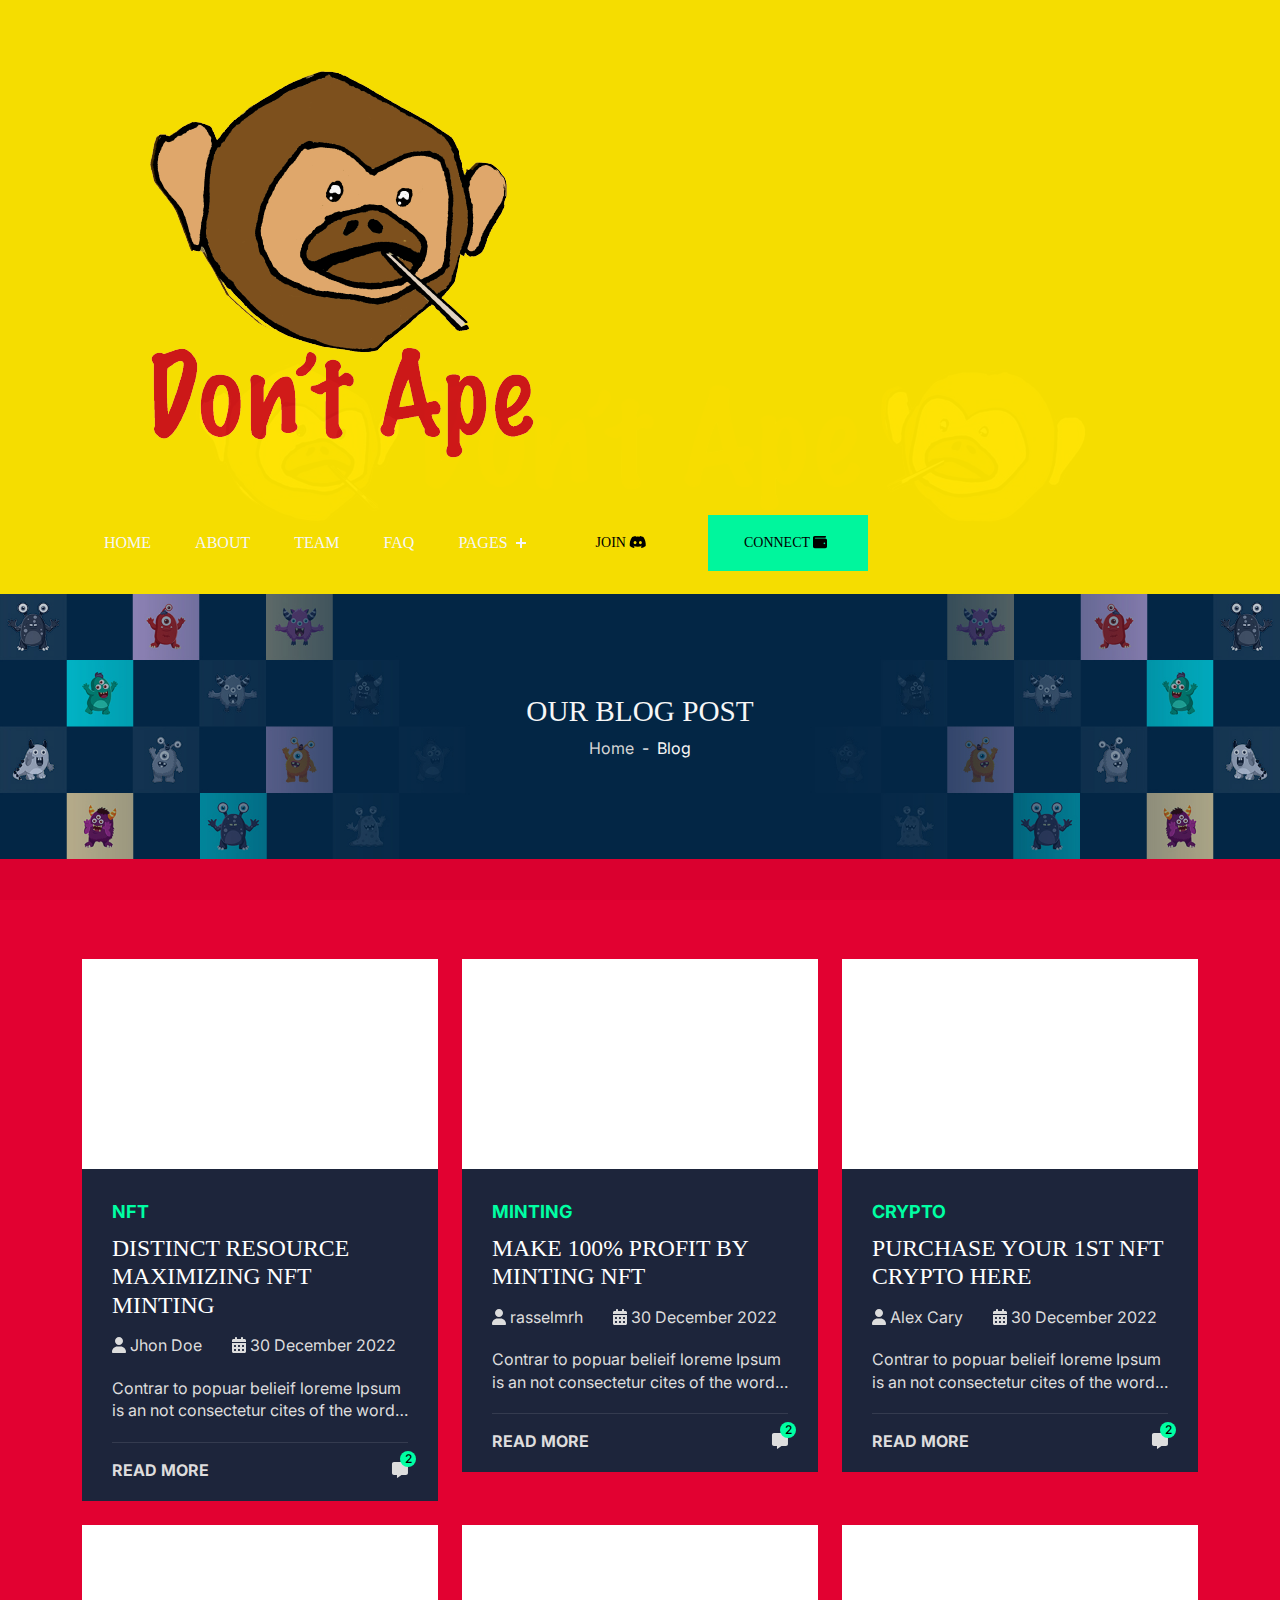
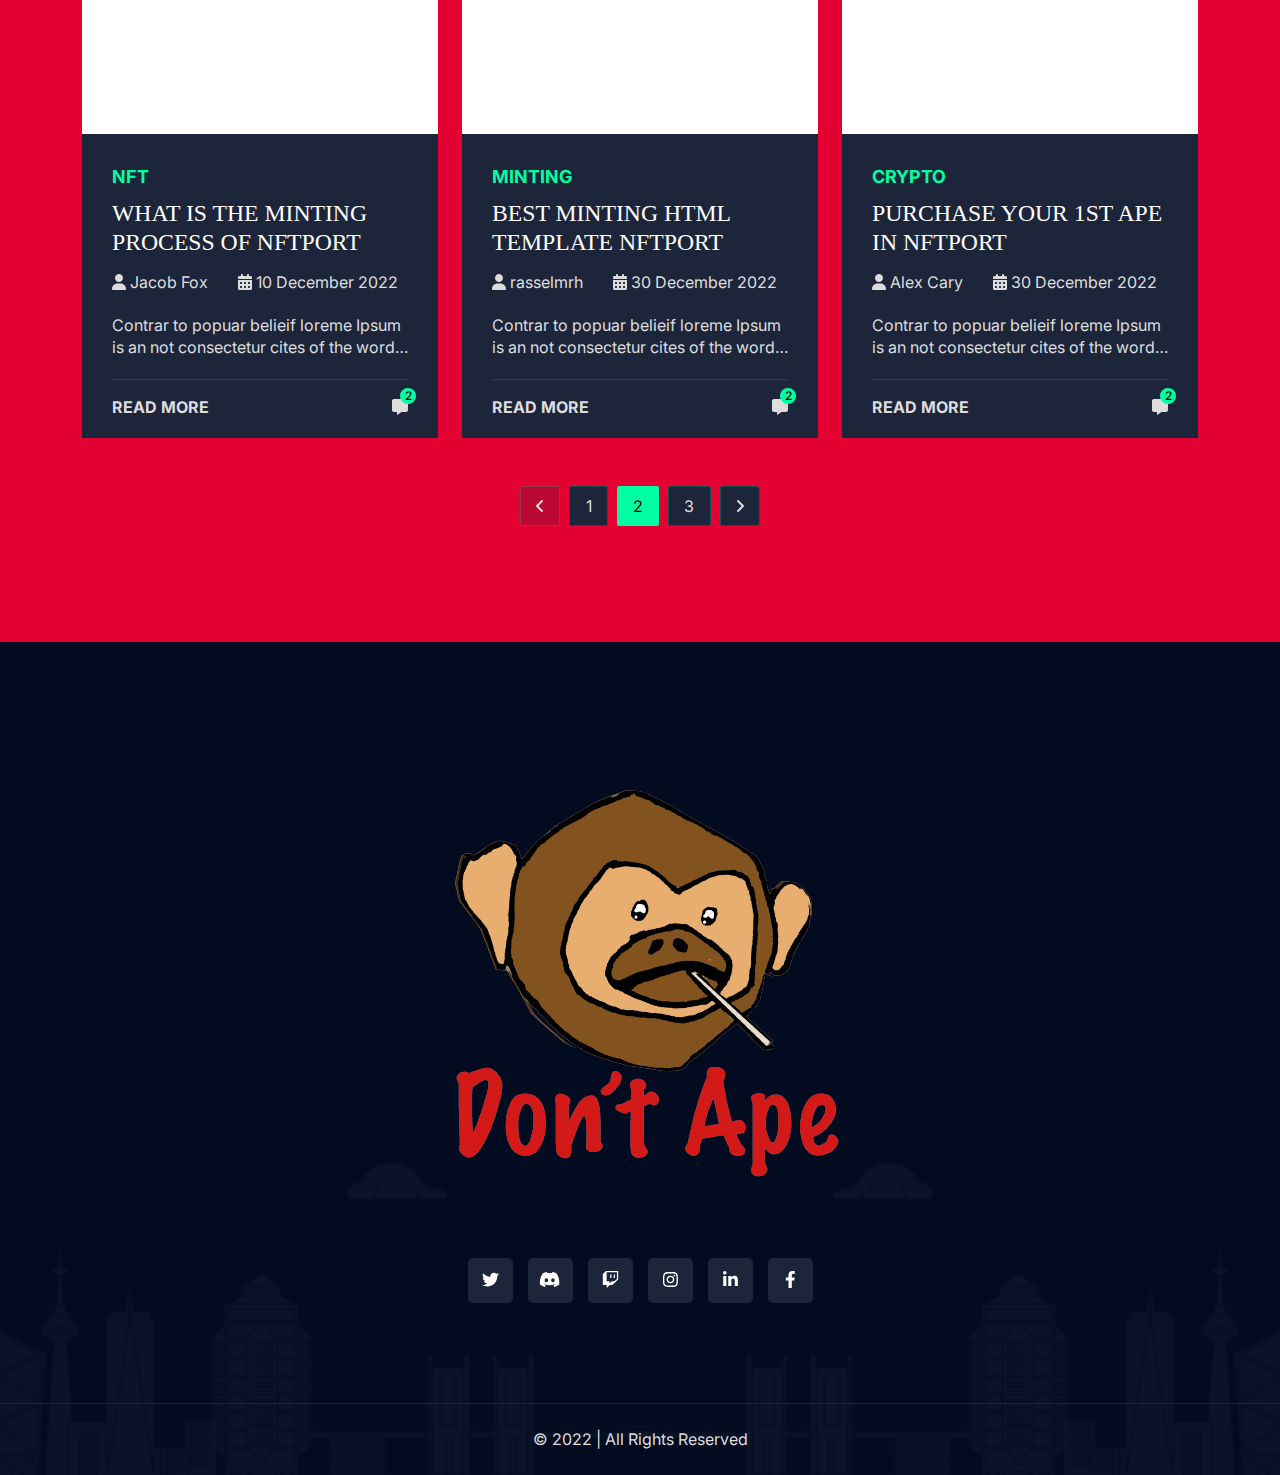
<file: blog.html>
<!DOCTYPE html>
<html lang="en">

<head>
    <meta charset="UTF-8">
    <meta http-equiv="X-UA-Compatible" content="IE=edge">
    <meta name="viewport" content="width=device-width, initial-scale=1.0">
    <title>NFTPort- NFT landing page HTML Template</title>

    <link rel="shortcut icon" href="assets/images/favicon.png" type="image/x-icon">

    <link rel="stylesheet" href="assets/css/bootstrap.min.css">
    <link rel="stylesheet" href="assets/css/aos.css">
    <link rel="stylesheet" href="assets/css/all.min.css">
    <link rel="stylesheet" href="assets/css/lightcase.css">
    <link rel="stylesheet" href="assets/css/swiper-bundle.min.css">

    <!-- main css for template -->
    <link rel="stylesheet" href="assets/css/style.css">
</head>

<body>

    <!-- ===============>> Preloader start here <<================= -->
    <div class="preloader">
        <img src="assets/images/logo/preloader.png" alt="SuperHero">
    </div>
    <!-- ===============>> Preloader end here <<================= -->



    <!-- ========== Multipage Header Section Starts Here========== -->
    <header class="header-section">
        <div class="header-bottom">
            <div class="container">
                <div class="header-wrapper">
                    <div class="logo">
                        <a href="index.html">
                            <img src="assets/images/logo/logo.png" alt="logo">
                        </a>
                    </div>
                    <div class="menu-area">
                        <ul class="menu">
                            <li>
                                <a href="index.html#home">Home</a>
                            </li>

                            <li>
                                <a href="index.html#about">About</a>
                            </li>
                            <li>
                                <a href="index.html#team">Team</a>
                            </li>
                            <li>
                                <a href="index.html#faq">FAQ</a>
                            </li>
                            <li>
                                <a href="#0">Pages</a>
                                <ul class="submenu">
                                    <li><a href="javsascript:void();">Home</a>
                                        <ul class="submenu">
                                            <li><a href="index.html">Home 1</a></li>
                                            <li><a href="index-2.html">Home 2</a></li>
                                        </ul>
                                    </li>
                                    <li><a href="javsascript:void();">About</a>
                                        <ul class="submenu">
                                            <li><a href="about.html">About</a></li>
                                            <li><a href="roadmap.html">Roadmap</a></li>
                                            <li><a href="faq.html">FAQ</a></li>
                                            <li><a href="team.html">Team</a></li>
                                            <li><a href="team-single.html">Team Single</a></li>
                                        </ul>
                                    </li>
                                    <li><a href="javsascript:void();">Blog</a>
                                        <ul class="submenu">
                                            <li><a href="blog.html">Blog</a></li>
                                            <li><a href="blog-single.html">Blog single</a></li>
                                        </ul>
                                    </li>
                                    <li><a href="collection.html">Collection</a></li>
                                    <li><a href="contact.html">Contact</a></li>
                                    <li><a href="404.html">404 Error</a></li>
                                    <li><a href="coming-soon.html">Coming Soon</a></li>
                                </ul>
                            </li>
                        </ul>
                        <div class="header-btn">
                            <a href="#" class="default-btn default-btn--secondary">
                                <span>Join <i class="fa-brands fa-discord"></i></span>
                            </a>
                            <a href="#" class="default-btn" data-bs-toggle="modal" data-bs-target="#wallet-option">
                                <span>Connect <i class="fa-solid fa-wallet"></i></span>
                            </a>
                        </div>

                        <!-- toggle icons -->
                        <div class="header-bar d-lg-none">
                            <span></span>
                            <span></span>
                            <span></span>
                        </div>
                    </div>
                </div>
            </div>
        </div>
    </header>
    <!-- ========== Multipage Header Section Ends Here========== -->





    <!-- connect wallet modal start -->
    <div class="wallet-modal modal fade" id="wallet-option" tabindex="-1" aria-labelledby="choose-wallet"
        aria-hidden="true">
        <div class="modal-dialog">
            <div class="modal-content">
                <div class="modal-header">
                    <h5 class="modal-title" id="choose-wallet">Connect Your Wallet</h5>
                    <button type="button" class="btn-close" data-bs-dismiss="modal" aria-label="Close"></button>
                </div>
                <div class="modal-body">
                    <p>Please select a wallet to connect for <br> Start Minting your NFTs</p>
                    <ul class="wallet__list">
                        <li class="wallet__list-item"><a href="#"> <span><img src="assets/images/wallet/metamask.jpg"
                                        alt="metamask">
                                </span> </a></li>
                        <li class="wallet__list-item"><a href="#"> <span><img src="assets/images/wallet/coinbase.jpg"
                                        alt="coinbase">
                                </span> </a></li>
                        <li class="wallet__list-item"><a href="#"> <span><img src="assets/images/wallet/bsc.jpg"
                                        alt="bsc">
                                </span></a></li>
                        <li class="wallet__list-item"><a href="#"> <span><img src="assets/images/wallet/trust.jpg"
                                        alt="Trust Wallet">
                                </span></a></li>
                    </ul>
                    <p>By connecting your wallet, you agree to our Terms of Service and our Privacy Policy.</p>
                </div>
            </div>
        </div>
    </div>
    <!-- connect wallet modal end -->



    <!-- ================> Page header start here <================== -->
    <section class="page-header bg--cover" style="background-image: url(assets/images/header/bg.jpg);">
        <div class="container">
            <div class="page-header__content text-center">
                <h3 class="text-uppercase">Our Blog Post</h3>
                <nav style="--bs-breadcrumb-divider: '-';" aria-label="breadcrumb">
                    <ol class="breadcrumb justify-content-center mb-0">
                        <li class="breadcrumb-item"><a href="index.html">Home</a></li>
                        <li class="breadcrumb-item active" aria-current="page">Blog</li>
                    </ol>
                </nav>
            </div>
        </div>
    </section>
    <!-- ================> Page header end here <================== -->



    <!-- ================> blog section start here <================== -->
    <div class="blog padding-top padding-bottom">
        <div class="container">
            <div class="blog__wrapper">
                <div class="row g-4">
                    <div class="col-lg-4 col-md-6">
                        <div class="blog__item">
                            <div class="blog__inner">
                                <div class="blog__thumb">
                                    <img src="assets/images/blog/01.jpg" alt="Blog Images">
                                </div>
                                <div class="blog__content">
                                    <div class="blog__content-top">
                                        <span class="blog__meta-tag">NFT</span>
                                        <h4><a href="blog-single.html">Distinct Resource Maximizing NFT Minting</a></h4>
                                        <ul class="blog__meta d-flex flex-wrap align-items-center">
                                            <li class="blog__meta-author">
                                                <a href="#"><span><i class="fa-solid fa-user"></i></span> Jhon
                                                    Doe</a>
                                            </li>
                                            <li class="blog__meta-date">
                                                <a href="#"><span><i class="fa-solid fa-calendar-days"></i></span>
                                                    30
                                                    December 2022</a>
                                            </li>
                                        </ul>
                                    </div>
                                    <p>Contrar to popuar belieif loreme Ipsum is an not
                                        consectetur cites of the word in...</p>
                                    <div class="blog__content-bottom">
                                        <a href="blog-single.html" class="text-btn">Read More</a>
                                        <a href="#" class="blog__meta-comment">
                                            <i class="fa-solid fa-message"></i>
                                            <span
                                                class="position-absolute top-0 start-100 translate-middle rounded-circle">
                                                2
                                            </span>

                                        </a>
                                    </div>
                                </div>
                            </div>
                        </div>
                    </div>
                    <div class="col-lg-4 col-md-6">
                        <div class="blog__item">
                            <div class="blog__inner">
                                <div class="blog__thumb">
                                    <img src="assets/images/blog/02.jpg" alt="Blog Images">
                                </div>
                                <div class="blog__content">
                                    <div class="blog__content-top">
                                        <span class="blog__meta-tag">MINTING</span>
                                        <h4><a href="blog-single.html">Make 100% profit by minting nft</a></h4>
                                        <ul class="blog__meta d-flex flex-wrap align-items-center">
                                            <li class="blog__meta-author">
                                                <a href="#"><span><i class="fa-solid fa-user"></i></span> rasselmrh
                                                </a>
                                            </li>
                                            <li class="blog__meta-date">
                                                <a href="#"><span><i class="fa-solid fa-calendar-days"></i></span>
                                                    30
                                                    December 2022</a>
                                            </li>
                                        </ul>
                                    </div>
                                    <p>Contrar to popuar belieif loreme Ipsum is an not
                                        consectetur cites of the word in...</p>
                                    <div class="blog__content-bottom">
                                        <a href="blog-single.html" class="text-btn">Read More</a>
                                        <a href="#" class="blog__meta-comment">
                                            <i class="fa-solid fa-message"></i>
                                            <span
                                                class="position-absolute top-0 start-100 translate-middle rounded-circle">
                                                2
                                            </span>

                                        </a>
                                    </div>
                                </div>
                            </div>
                        </div>
                    </div>
                    <div class="col-lg-4 col-md-6">
                        <div class="blog__item">
                            <div class="blog__inner">
                                <div class="blog__thumb">
                                    <img src="assets/images/blog/03.jpg" alt="Blog Images">
                                </div>
                                <div class="blog__content">
                                    <div class="blog__content-top">
                                        <span class="blog__meta-tag">Crypto</span>
                                        <h4><a href="blog-single.html">Purchase your 1st Nft Crypto here</a></h4>
                                        <ul class="blog__meta d-flex flex-wrap align-items-center">
                                            <li class="blog__meta-author">
                                                <a href="#"><span><i class="fa-solid fa-user"></i></span> Alex
                                                    Cary</a>
                                            </li>
                                            <li class="blog__meta-date">
                                                <a href="#"><span><i class="fa-solid fa-calendar-days"></i></span>
                                                    30
                                                    December 2022</a>
                                            </li>
                                        </ul>
                                    </div>
                                    <p>Contrar to popuar belieif loreme Ipsum is an not
                                        consectetur cites of the word in...</p>
                                    <div class="blog__content-bottom">
                                        <a href="blog-single.html" class="text-btn">Read More</a>
                                        <a href="#" class="blog__meta-comment">
                                            <i class="fa-solid fa-message"></i>
                                            <span
                                                class="position-absolute top-0 start-100 translate-middle rounded-circle">
                                                2
                                            </span>

                                        </a>
                                    </div>
                                </div>
                            </div>
                        </div>
                    </div>
                    <div class="col-lg-4 col-md-6">
                        <div class="blog__item">
                            <div class="blog__inner">
                                <div class="blog__thumb">
                                    <img src="assets/images/blog/04.jpg" alt="Blog Images">
                                </div>
                                <div class="blog__content">
                                    <div class="blog__content-top">
                                        <span class="blog__meta-tag">NFT</span>
                                        <h4><a href="blog-single.html">What is the Minting process of NFTPort</a></h4>
                                        <ul class="blog__meta d-flex flex-wrap align-items-center">
                                            <li class="blog__meta-author">
                                                <a href="#"><span><i class="fa-solid fa-user"></i></span> Jacob Fox
                                                </a>
                                            </li>
                                            <li class="blog__meta-date">
                                                <a href="#"><span><i class="fa-solid fa-calendar-days"></i></span>
                                                    10
                                                    December 2022</a>
                                            </li>
                                        </ul>
                                    </div>
                                    <p>Contrar to popuar belieif loreme Ipsum is an not
                                        consectetur cites of the word in...</p>
                                    <div class="blog__content-bottom">
                                        <a href="blog-single.html" class="text-btn">Read More</a>
                                        <a href="#" class="blog__meta-comment">
                                            <i class="fa-solid fa-message"></i>
                                            <span
                                                class="position-absolute top-0 start-100 translate-middle rounded-circle">
                                                2
                                            </span>

                                        </a>
                                    </div>
                                </div>
                            </div>
                        </div>
                    </div>
                    <div class="col-lg-4 col-md-6">
                        <div class="blog__item">
                            <div class="blog__inner">
                                <div class="blog__thumb">
                                    <img src="assets/images/blog/05.jpg" alt="Blog Images">
                                </div>
                                <div class="blog__content">
                                    <div class="blog__content-top">
                                        <span class="blog__meta-tag">MINTING</span>
                                        <h4><a href="blog-single.html">Best Minting HTMl Template NFTPort</a></h4>
                                        <ul class="blog__meta d-flex flex-wrap align-items-center">
                                            <li class="blog__meta-author">
                                                <a href="#"><span><i class="fa-solid fa-user"></i></span> rasselmrh
                                                </a>
                                            </li>
                                            <li class="blog__meta-date">
                                                <a href="#"><span><i class="fa-solid fa-calendar-days"></i></span>
                                                    30
                                                    December 2022</a>
                                            </li>
                                        </ul>
                                    </div>
                                    <p>Contrar to popuar belieif loreme Ipsum is an not
                                        consectetur cites of the word in...</p>
                                    <div class="blog__content-bottom">
                                        <a href="blog-single.html" class="text-btn">Read More</a>
                                        <a href="#" class="blog__meta-comment">
                                            <i class="fa-solid fa-message"></i>
                                            <span
                                                class="position-absolute top-0 start-100 translate-middle rounded-circle">
                                                2
                                            </span>

                                        </a>
                                    </div>
                                </div>
                            </div>
                        </div>
                    </div>
                    <div class="col-lg-4 col-md-6">
                        <div class="blog__item">
                            <div class="blog__inner">
                                <div class="blog__thumb">
                                    <img src="assets/images/blog/06.jpg" alt="Blog Images">
                                </div>
                                <div class="blog__content">
                                    <div class="blog__content-top">
                                        <span class="blog__meta-tag">Crypto</span>
                                        <h4><a href="blog-single.html">Purchase your 1st Ape in NFTPort</a></h4>
                                        <ul class="blog__meta d-flex flex-wrap align-items-center">
                                            <li class="blog__meta-author">
                                                <a href="#"><span><i class="fa-solid fa-user"></i></span> Alex
                                                    Cary</a>
                                            </li>
                                            <li class="blog__meta-date">
                                                <a href="#"><span><i class="fa-solid fa-calendar-days"></i></span>
                                                    30
                                                    December 2022</a>
                                            </li>
                                        </ul>
                                    </div>
                                    <p>Contrar to popuar belieif loreme Ipsum is an not
                                        consectetur cites of the word in...</p>
                                    <div class="blog__content-bottom">
                                        <a href="blog-single.html" class="text-btn">Read More</a>
                                        <a href="#" class="blog__meta-comment">
                                            <i class="fa-solid fa-message"></i>
                                            <span
                                                class="position-absolute top-0 start-100 translate-middle rounded-circle">
                                                2
                                            </span>
                                        </a>
                                    </div>
                                </div>
                            </div>
                        </div>
                    </div>
                </div>
                <div class="mt-5 text-center">
                    <nav aria-label="Blog Pagination">
                        <ul class="pagination justify-content-center">
                            <li class="page-item disabled">
                                <span class="page-link"><i class="fa-solid fa-angle-left"></i></span>
                            </li>
                            <li class="page-item"><a class="page-link" href="#">1</a></li>
                            <li class="page-item active" aria-current="page">
                                <span class="page-link">2</span>
                            </li>
                            <li class="page-item"><a class="page-link" href="#">3</a></li>
                            <li class="page-item">
                                <a class="page-link" href="#"><i class="fa-solid fa-angle-right"></i></a>
                            </li>
                        </ul>
                    </nav>
                </div>
            </div>
        </div>
    </div>
    <!-- ================> blog section end here <================== -->






    <!-- ================> Footer section start here <================== -->
    <footer class="footer" style="background-image: url(assets/images/footer/bg.png);">
        <div class="footer__wrapper padding-top padding-bottom">
            <div class="container">
                <div class="footer__content text-center">
                    <a class="mb-4 d-inline-block" href="index.html"><img src="assets/images/logo/logo.png"
                            alt="Logo"></a>
                    <ul class="social justify-content-center">
                        <li class="social__item">
                            <a href="#" class="social__link"><i class="fab fa-twitter"></i></a>
                        </li>
                        <li class="social__item">
                            <a href="#" class="social__link"><i class="fab fa-discord"></i></a>
                        </li>
                        <li class="social__item">
                            <a href="#" class="social__link"><i class="fab fa-twitch"></i></a>
                        </li>
                        <li class="social__item">
                            <a href="#" class="social__link"><i class="fab fa-instagram"></i></a>
                        </li>
                        <li class="social__item">
                            <a href="#" class="social__link"><i class="fab fa-linkedin-in"></i></a>
                        </li>
                        <li class="social__item">
                            <a href="#" class="social__link"><i class="fab fa-facebook-f"></i></a>
                        </li>
                    </ul>
                </div>
            </div>
        </div>
        <div class="footer__copyright">
            <div class="container">
                <div class="text-center py-4">
                    <p class=" mb-0">© 2022 | All Rights Reserved </p>
                </div>
            </div>
        </div>
    </footer>
    <!-- ================> Footer section end here <================== -->




    <!-- vendor plugins -->
    <script src="assets/js/jquery-3.6.0.min.js"></script>
    <script src="assets/js/bootstrap.bundle.min.js"></script>
    <script src="assets/js/all.min.js"></script>
    <script src="assets/js/swiper-bundle.min.js"></script>
    <script src="assets/js/aos.js"></script>
    <script src="assets/js/lightcase.js"></script>
    <script src="assets/js/purecounter_vanilla.js"></script>
    <script src="assets/js/countdown.min.js"></script>
    <script src="assets/js/custom.js"></script>
</body>

</html>
</file>
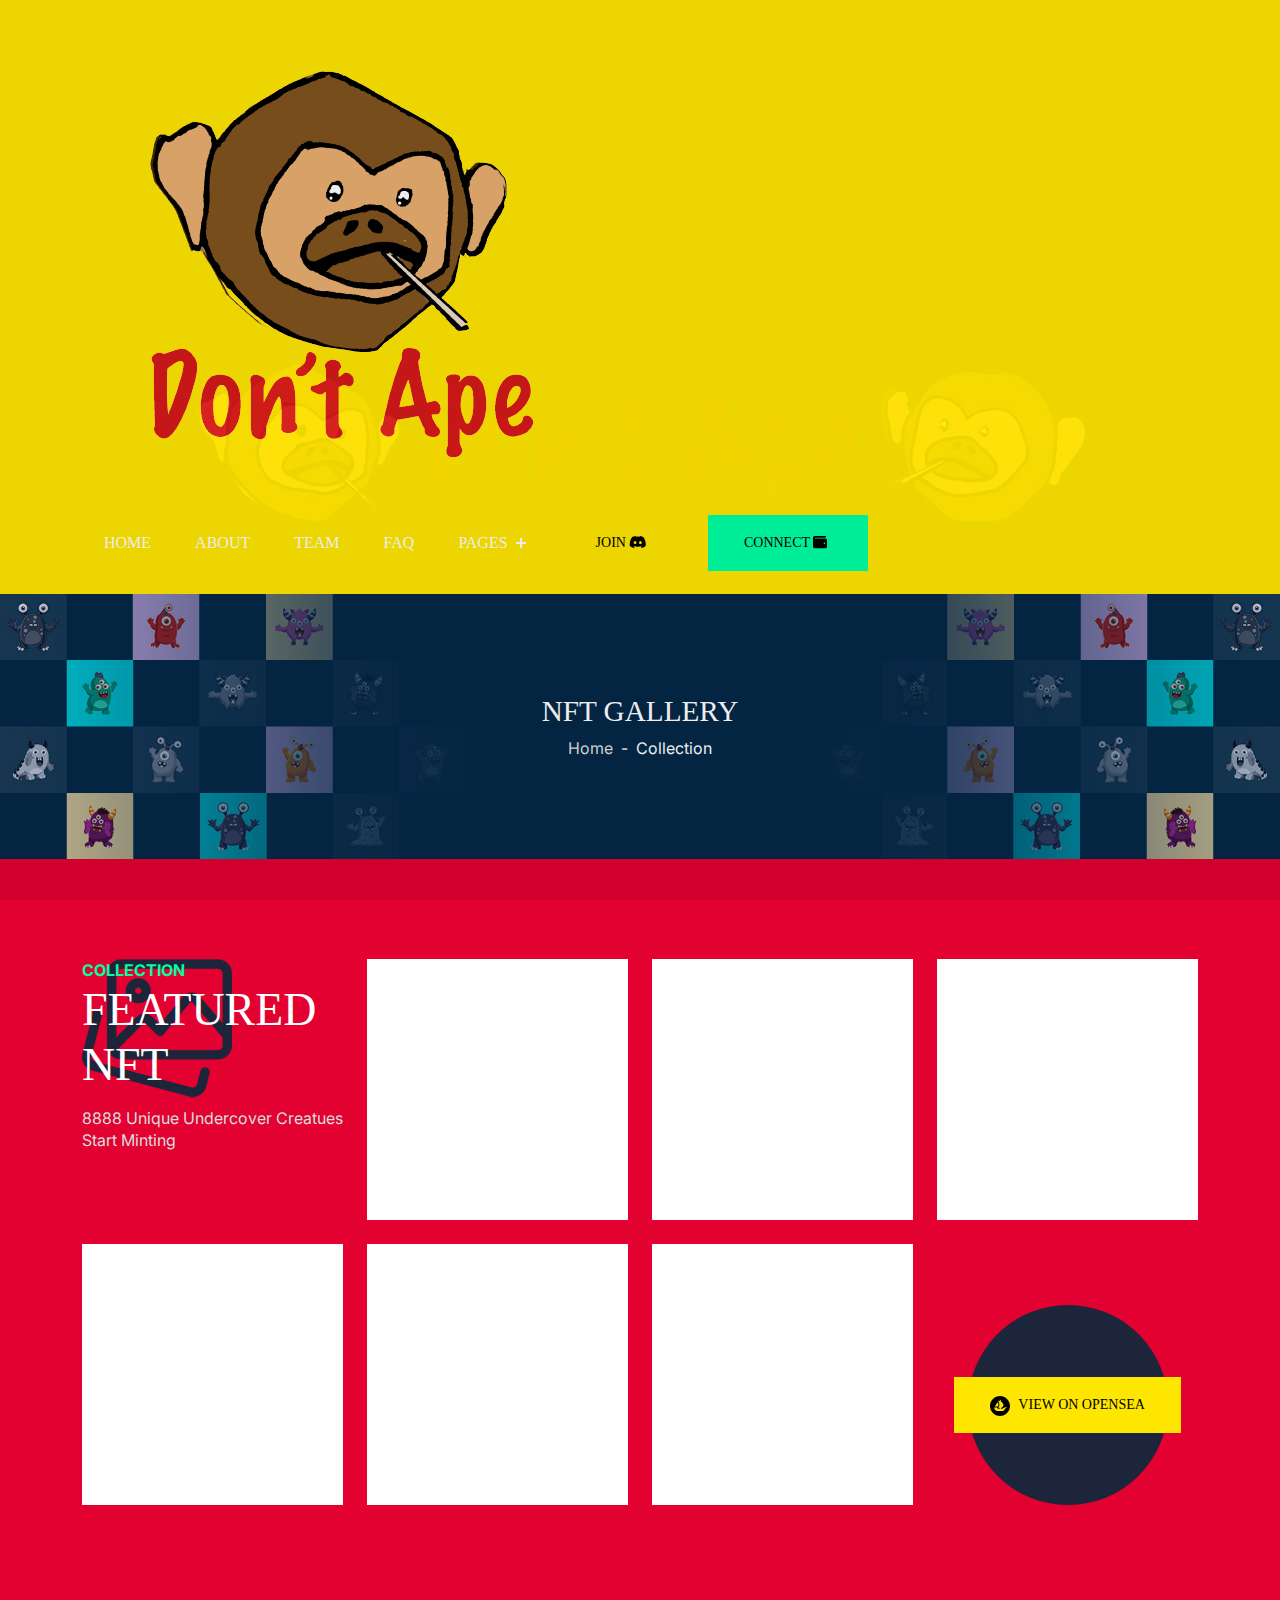
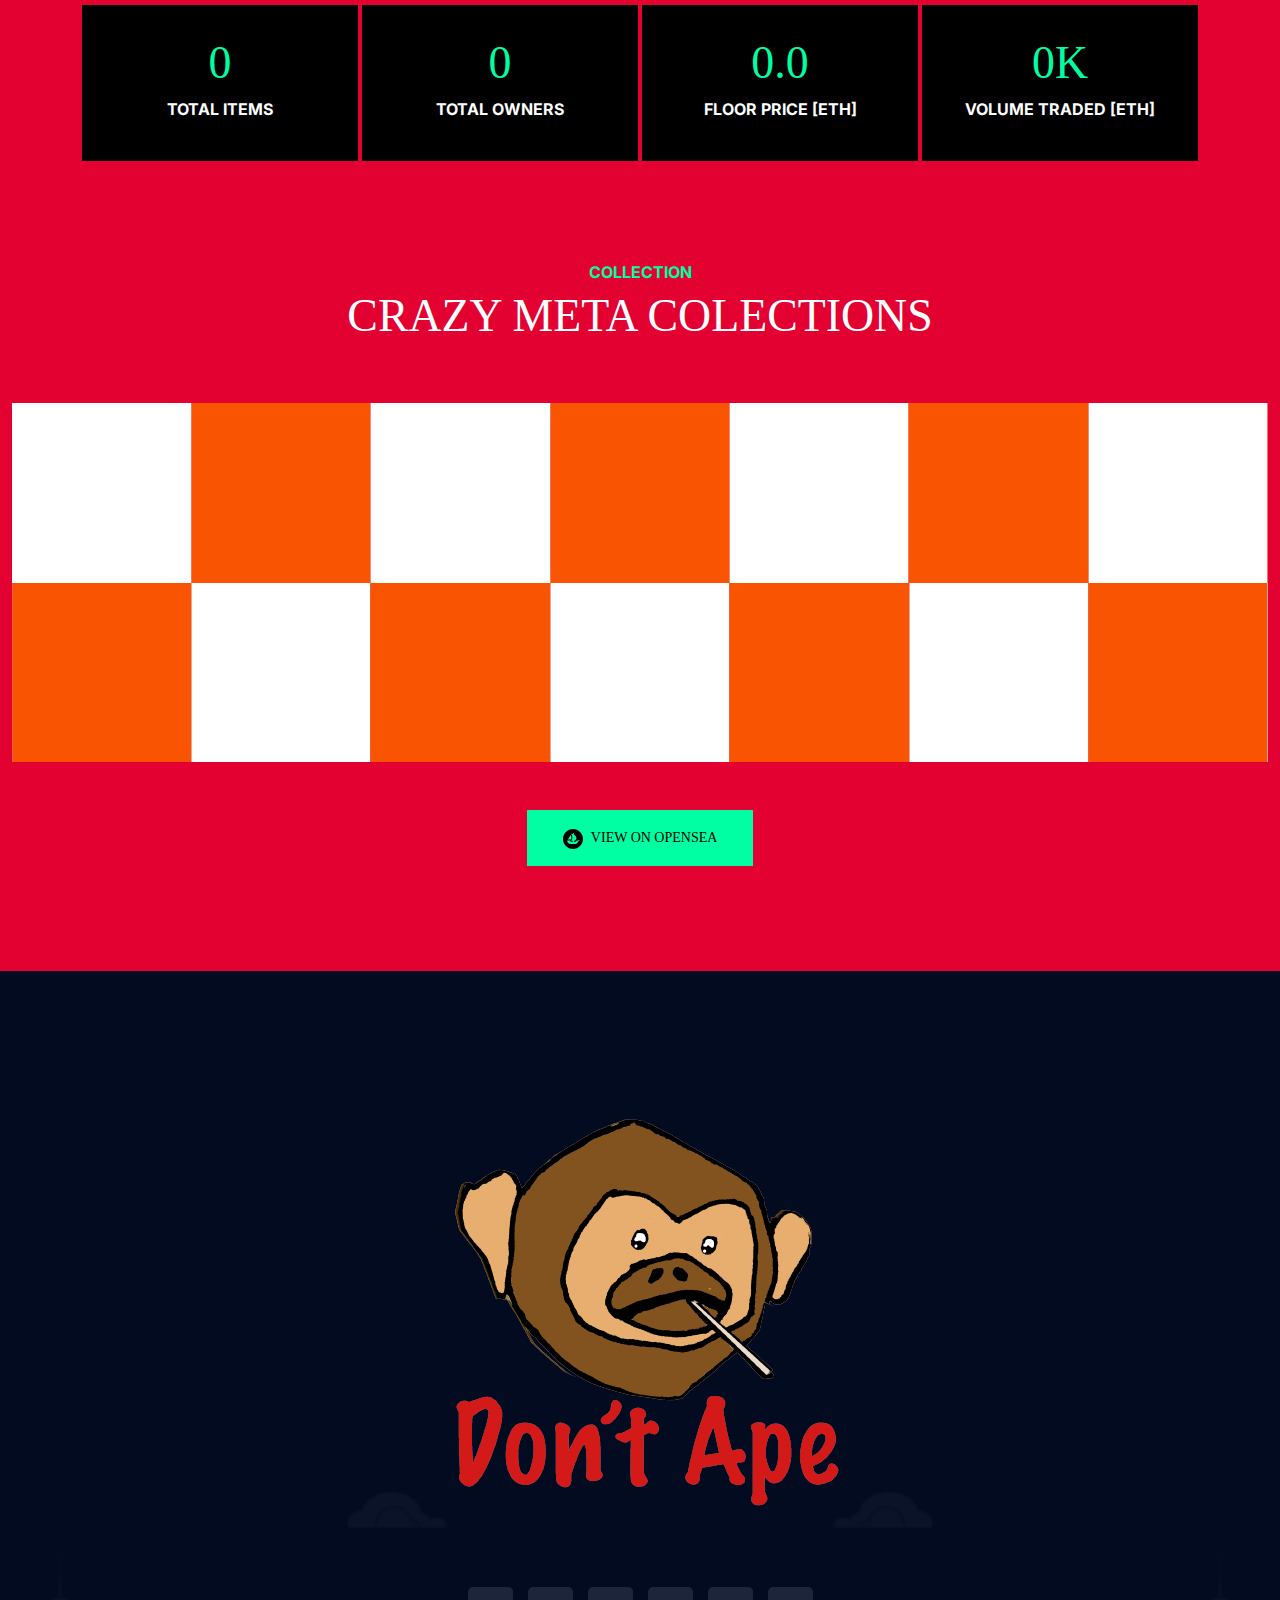
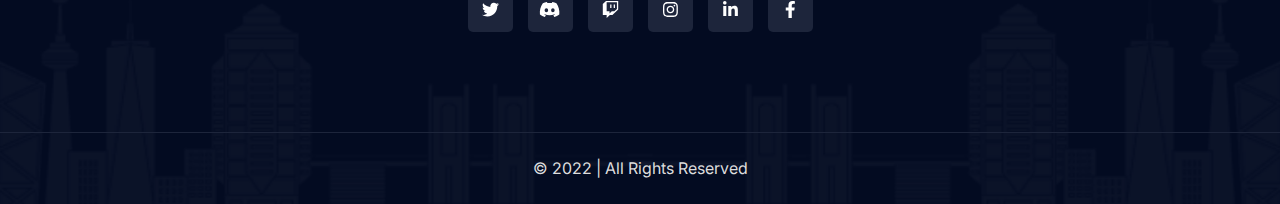
<file: collection.html>
<!DOCTYPE html>
<html lang="en">

<head>
    <meta charset="UTF-8">
    <meta http-equiv="X-UA-Compatible" content="IE=edge">
    <meta name="viewport" content="width=device-width, initial-scale=1.0">
    <title>NFTPort- NFT landing page HTML Template</title>

    <link rel="shortcut icon" href="assets/images/favicon.png" type="image/x-icon">

    <link rel="stylesheet" href="assets/css/bootstrap.min.css">
    <link rel="stylesheet" href="assets/css/aos.css">
    <link rel="stylesheet" href="assets/css/all.min.css">
    <link rel="stylesheet" href="assets/css/lightcase.css">
    <link rel="stylesheet" href="assets/css/swiper-bundle.min.css">

    <!-- main css for template -->
    <link rel="stylesheet" href="assets/css/style.css">
</head>

<body>

    <!-- ===============>> Preloader start here <<================= -->
    <div class="preloader">
        <img src="assets/images/logo/preloader.png" alt="SuperHero">
    </div>
    <!-- ===============>> Preloader end here <<================= -->



    <!-- ========== Multipage Header Section Starts Here========== -->
    <header class="header-section">
        <div class="header-bottom">
            <div class="container">
                <div class="header-wrapper">
                    <div class="logo">
                        <a href="index.html">
                            <img src="assets/images/logo/logo.png" alt="logo">
                        </a>
                    </div>
                    <div class="menu-area">
                        <ul class="menu">
                            <li>
                                <a href="index.html#home">Home</a>
                            </li>

                            <li>
                                <a href="index.html#about">About</a>
                            </li>
                            <li>
                                <a href="index.html#team">Team</a>
                            </li>
                            <li>
                                <a href="index.html#faq">FAQ</a>
                            </li>
                            <li>
                                <a href="#0">Pages</a>
                                <ul class="submenu">
                                    <li><a href="javsascript:void();">Home</a>
                                        <ul class="submenu">
                                            <li><a href="index.html">Home 1</a></li>
                                            <li><a href="index-2.html">Home 2</a></li>
                                        </ul>
                                    </li>
                                    <li><a href="javsascript:void();">About</a>
                                        <ul class="submenu">
                                            <li><a href="about.html">About</a></li>
                                            <li><a href="roadmap.html">Roadmap</a></li>
                                            <li><a href="faq.html">FAQ</a></li>
                                            <li><a href="team.html">Team</a></li>
                                            <li><a href="team-single.html">Team Single</a></li>
                                        </ul>
                                    </li>
                                    <li><a href="javsascript:void();">Blog</a>
                                        <ul class="submenu">
                                            <li><a href="blog.html">Blog</a></li>
                                            <li><a href="blog-single.html">Blog single</a></li>
                                        </ul>
                                    </li>
                                    <li><a href="collection.html">Collection</a></li>
                                    <li><a href="contact.html">Contact</a></li>
                                    <li><a href="404.html">404 Error</a></li>
                                    <li><a href="coming-soon.html">Coming Soon</a></li>
                                </ul>
                            </li>
                        </ul>
                        <div class="header-btn">
                            <a href="#" class="default-btn default-btn--secondary">
                                <span>Join <i class="fa-brands fa-discord"></i></span>
                            </a>
                            <a href="#" class="default-btn" data-bs-toggle="modal" data-bs-target="#wallet-option">
                                <span>Connect <i class="fa-solid fa-wallet"></i></span>
                            </a>
                        </div>

                        <!-- toggle icons -->
                        <div class="header-bar d-lg-none">
                            <span></span>
                            <span></span>
                            <span></span>
                        </div>
                    </div>
                </div>
            </div>
        </div>
    </header>
    <!-- ========== Multipage Header Section Ends Here========== -->





    <!-- connect wallet modal start -->
    <div class="wallet-modal modal fade" id="wallet-option" tabindex="-1" aria-labelledby="choose-wallet"
        aria-hidden="true">
        <div class="modal-dialog">
            <div class="modal-content">
                <div class="modal-header">
                    <h5 class="modal-title" id="choose-wallet">Connect Your Wallet</h5>
                    <button type="button" class="btn-close" data-bs-dismiss="modal" aria-label="Close"></button>
                </div>
                <div class="modal-body">
                    <p>Please select a wallet to connect for <br> Start Minting your NFTs</p>
                    <ul class="wallet__list">
                        <li class="wallet__list-item"><a href="#"> <span><img src="assets/images/wallet/metamask.jpg"
                                        alt="metamask">
                                </span> </a></li>
                        <li class="wallet__list-item"><a href="#"> <span><img src="assets/images/wallet/coinbase.jpg"
                                        alt="coinbase">
                                </span> </a></li>
                        <li class="wallet__list-item"><a href="#"> <span><img src="assets/images/wallet/bsc.jpg"
                                        alt="bsc">
                                </span></a></li>
                        <li class="wallet__list-item"><a href="#"> <span><img src="assets/images/wallet/trust.jpg"
                                        alt="Trust Wallet">
                                </span></a></li>
                    </ul>
                    <p>By connecting your wallet, you agree to our Terms of Service and our Privacy Policy.</p>
                </div>
            </div>
        </div>
    </div>
    <!-- connect wallet modal end -->



    <!-- ================> Page header start here <================== -->
    <section class="page-header bg--cover" style="background-image: url(assets/images/header/bg.jpg);">
        <div class="container">
            <div class="page-header__content text-center">
                <h3 class="text-uppercase">NFT Gallery</h3>
                <nav style="--bs-breadcrumb-divider: '-';" aria-label="breadcrumb">
                    <ol class="breadcrumb justify-content-center mb-0">
                        <li class="breadcrumb-item"><a href="index.html">Home</a></li>
                        <li class="breadcrumb-item active" aria-current="page">Collection</li>
                    </ol>
                </nav>
            </div>
        </div>
    </section>
    <!-- ================> Page header end here <================== -->



    <!-- ================>collection section start here <================== -->
    <section class="collection padding-top padding-bottom">
        <div class="container">
            <div class="collection__wrapper">
                <div class="row g-4">
                    <div class="col-lg-3">
                        <div class="collection__header">
                            <div class="collection__header-content">
                                <p class="subtitle">Collection</p>
                                <h2>Featured NFT</h2>
                                <p>8888 Unique Undercover Creatues Start Minting</p>
                            </div>
                        </div>
                    </div>
                    <div class="col-lg-9">
                        <div class="swiper collection__slider1">
                            <div class="swiper-wrapper">
                                <div class="swiper-slide">
                                    <div class="collection__item">
                                        <div class="collection__item-thumb"><img src="assets/images/collection/01.jpg"
                                                alt="NFT Image"></div>
                                    </div>
                                </div>
                                <div class="swiper-slide">
                                    <div class="collection__item">
                                        <div class="collection__item-thumb"><img src="assets/images/collection/02.jpg"
                                                alt="NFT Image"></div>
                                    </div>
                                </div>
                                <div class="swiper-slide">
                                    <div class="collection__item">
                                        <div class="collection__item-thumb"><img src="assets/images/collection/03.jpg"
                                                alt="NFT Image"></div>
                                    </div>
                                </div>
                            </div>
                        </div>
                    </div>
                    <div class="col-lg-9">
                        <div class="swiper collection__slider2">
                            <div class="swiper-wrapper">
                                <div class="swiper-slide">
                                    <div class="collection__item">
                                        <div class="collection__item-thumb"><img src="assets/images/collection/04.jpg"
                                                alt="NFT Image">
                                        </div>
                                    </div>
                                </div>
                                <div class="swiper-slide">
                                    <div class="collection__item">
                                        <div class="collection__item-thumb"><img src="assets/images/collection/05.jpg"
                                                alt="NFT Image">
                                        </div>
                                    </div>
                                </div>
                                <div class="swiper-slide">
                                    <div class="collection__item">
                                        <div class="collection__item-thumb"><img src="assets/images/collection/06.jpg"
                                                alt="NFT Image">
                                        </div>
                                    </div>
                                </div>
                            </div>
                        </div>
                    </div>
                    <div class="col-lg-3">
                        <div class="collection__btn">
                            <a href="#" class="default-btn default-btn--secondary"> <span><img
                                        src="assets/images/opensea.svg" alt="opensea icon" width="20" height="20"> View
                                    On Opensea</span> </a>
                        </div>
                    </div>
                </div>
            </div>
        </div>
    </section>
    <!-- ================>collection section end here <================== -->




    <!-- ================> Counter section start here <================== -->
    <section class="counter">
        <div class="container">
            <div class="counter__wrapper">
                <div class="row g-1">
                    <div class="col-lg-3 col-sm-6">
                        <div class="counter__item">
                            <div class="counter__item-content">
                                <h2><span class="purecounter" data-purecounter-start="0"
                                        data-purecounter-end="8888">8888</span> </h2>
                                <p>Total items</p>
                            </div>
                        </div>
                    </div>
                    <div class="col-lg-3 col-sm-6">
                        <div class="counter__item">
                            <div class="counter__item-content">
                                <h2><span class="purecounter" data-purecounter-start="0" data-purecounter-end="1460"
                                        data-purecounter-once="false">1460</span></h2>
                                <p>Total Owners</p>
                            </div>
                        </div>
                    </div>
                    <div class="col-lg-3 col-sm-6">
                        <div class="counter__item">
                            <div class="counter__item-content">
                                <h2>0.<span class="purecounter" data-purecounter-start="0.1" data-purecounter-end="84"
                                        data-purecounter-once="false">0.84</span></h2>
                                <p>floor price [Eth]</p>
                            </div>
                        </div>
                    </div>
                    <div class="col-lg-3 col-sm-6">
                        <div class="counter__item">
                            <div class="counter__item-content">
                                <h2><span class="purecounter" data-purecounter-start="0" data-purecounter-end="13"
                                        data-purecounter-once="false">13</span>k</h2>
                                <p>Volume Traded [Eth]</p>
                            </div>
                        </div>
                    </div>
                </div>
            </div>
        </div>
    </section>
    <!-- ================> Counter section end here <================== -->




    <!-- ================>collection section start here <================== -->
    <section class="collection padding-top padding-bottom">
        <div class="container-fluid">
            <div class="section-header text-center">
                <p class="subtitle">Collection</p>
                <h2>Crazy Meta Colections</h2>
            </div>
            <div class="collection__wrapper">
                <div class="row g-0">
                    <div class="col-12">
                        <div class="swiper collection__slider1--home2">
                            <div class="swiper-wrapper">
                                <div class="swiper-slide">
                                    <div class="collection__item">
                                        <div class="collection__item-thumb"><img
                                                src="assets/images/collection/home2/01.png" alt="NFT Image"></div>
                                    </div>
                                </div>
                                <div class="swiper-slide">
                                    <div class="collection__item">
                                        <div class="collection__item-thumb"><img
                                                src="assets/images/collection/home2/02.png" alt="NFT Image"></div>
                                    </div>
                                </div>
                                <div class="swiper-slide">
                                    <div class="collection__item">
                                        <div class="collection__item-thumb"><img
                                                src="assets/images/collection/home2/03.png" alt="NFT Image"></div>
                                    </div>
                                </div>
                                <div class="swiper-slide">
                                    <div class="collection__item">
                                        <div class="collection__item-thumb"><img
                                                src="assets/images/collection/home2/04.png" alt="NFT Image"></div>
                                    </div>
                                </div>
                                <div class="swiper-slide">
                                    <div class="collection__item">
                                        <div class="collection__item-thumb"><img
                                                src="assets/images/collection/home2/05.png" alt="NFT Image"></div>
                                    </div>
                                </div>
                                <div class="swiper-slide">
                                    <div class="collection__item">
                                        <div class="collection__item-thumb"><img
                                                src="assets/images/collection/home2/06.png" alt="NFT Image"></div>
                                    </div>
                                </div>
                                <div class="swiper-slide">
                                    <div class="collection__item">
                                        <div class="collection__item-thumb"><img
                                                src="assets/images/collection/home2/07.png" alt="NFT Image"></div>
                                    </div>
                                </div>
                                <div class="swiper-slide">
                                    <div class="collection__item">
                                        <div class="collection__item-thumb"><img
                                                src="assets/images/collection/home2/08.png" alt="NFT Image"></div>
                                    </div>
                                </div>
                            </div>
                        </div>
                    </div>
                    <div class="col-12">
                        <div class="swiper collection__slider2--home2">
                            <div class="swiper-wrapper">
                                <div class="swiper-slide">
                                    <div class="collection__item">
                                        <div class="collection__item-thumb"><img
                                                src="assets/images/collection/home2/08.png" alt="NFT Image">
                                        </div>
                                    </div>
                                </div>
                                <div class="swiper-slide">
                                    <div class="collection__item">
                                        <div class="collection__item-thumb"><img
                                                src="assets/images/collection/home2/09.png" alt="NFT Image">
                                        </div>
                                    </div>
                                </div>
                                <div class="swiper-slide">
                                    <div class="collection__item">
                                        <div class="collection__item-thumb"><img
                                                src="assets/images/collection/home2/10.png" alt="NFT Image">
                                        </div>
                                    </div>
                                </div>
                                <div class="swiper-slide">
                                    <div class="collection__item">
                                        <div class="collection__item-thumb"><img
                                                src="assets/images/collection/home2/11.png" alt="NFT Image">
                                        </div>
                                    </div>
                                </div>
                                <div class="swiper-slide">
                                    <div class="collection__item">
                                        <div class="collection__item-thumb"><img
                                                src="assets/images/collection/home2/12.png" alt="NFT Image">
                                        </div>
                                    </div>
                                </div>
                                <div class="swiper-slide">
                                    <div class="collection__item">
                                        <div class="collection__item-thumb"><img
                                                src="assets/images/collection/home2/13.png" alt="NFT Image">
                                        </div>
                                    </div>
                                </div>
                                <div class="swiper-slide">
                                    <div class="collection__item">
                                        <div class="collection__item-thumb"><img
                                                src="assets/images/collection/home2/14.png" alt="NFT Image">
                                        </div>
                                    </div>
                                </div>
                                <div class="swiper-slide">
                                    <div class="collection__item">
                                        <div class="collection__item-thumb"><img
                                                src="assets/images/collection/home2/01.png" alt="NFT Image">
                                        </div>
                                    </div>
                                </div>
                            </div>
                        </div>
                    </div>
                </div>
                <div class="text-center mt-5">
                    <a href="#" class="default-btn"> <span><img src="assets/images/opensea.svg" alt="opensea icon"
                                width="20" height="20"> View
                            On Opensea</span> </a>
                </div>
            </div>
        </div>
    </section>
    <!-- ================>collection section end here <================== -->






    <!-- ================> Footer section start here <================== -->
    <footer class="footer" style="background-image: url(assets/images/footer/bg.png);">
        <div class="footer__wrapper padding-top padding-bottom">
            <div class="container">
                <div class="footer__content text-center">
                    <a class="mb-4 d-inline-block" href="index.html"><img src="assets/images/logo/logo.png"
                            alt="Logo"></a>
                    <ul class="social justify-content-center">
                        <li class="social__item">
                            <a href="#" class="social__link"><i class="fab fa-twitter"></i></a>
                        </li>
                        <li class="social__item">
                            <a href="#" class="social__link"><i class="fab fa-discord"></i></a>
                        </li>
                        <li class="social__item">
                            <a href="#" class="social__link"><i class="fab fa-twitch"></i></a>
                        </li>
                        <li class="social__item">
                            <a href="#" class="social__link"><i class="fab fa-instagram"></i></a>
                        </li>
                        <li class="social__item">
                            <a href="#" class="social__link"><i class="fab fa-linkedin-in"></i></a>
                        </li>
                        <li class="social__item">
                            <a href="#" class="social__link"><i class="fab fa-facebook-f"></i></a>
                        </li>
                    </ul>
                </div>
            </div>
        </div>
        <div class="footer__copyright">
            <div class="container">
                <div class="text-center py-4">
                    <p class=" mb-0">© 2022 | All Rights Reserved </p>
                </div>
            </div>
        </div>
    </footer>
    <!-- ================> Footer section end here <================== -->




    <!-- vendor plugins -->
    <script src="assets/js/jquery-3.6.0.min.js"></script>
    <script src="assets/js/bootstrap.bundle.min.js"></script>
    <script src="assets/js/all.min.js"></script>
    <script src="assets/js/swiper-bundle.min.js"></script>
    <script src="assets/js/aos.js"></script>
    <script src="assets/js/lightcase.js"></script>
    <script src="assets/js/purecounter_vanilla.js"></script>
    <script src="assets/js/countdown.min.js"></script>
    <script src="assets/js/custom.js"></script>
</body>

</html>
</file>
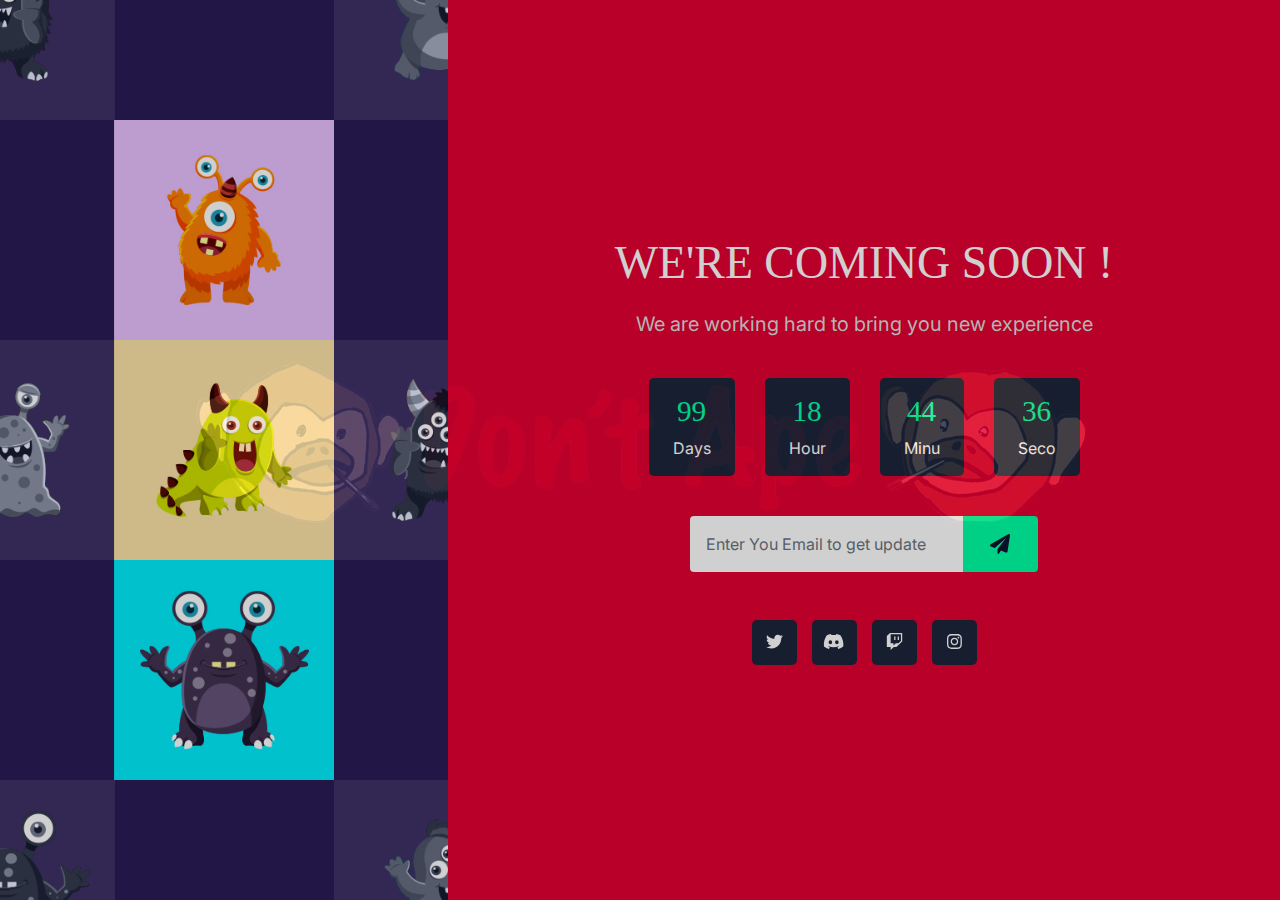
<file: coming-soon.html>
<!DOCTYPE html>
<html lang="en">

<head>
    <meta charset="UTF-8">
    <meta http-equiv="X-UA-Compatible" content="IE=edge">
    <meta name="viewport" content="width=device-width, initial-scale=1.0">
    <title>NFTPort- NFT landing page HTML Template</title>

    <link rel="shortcut icon" href="assets/images/favicon.png" type="image/x-icon">

    <link rel="stylesheet" href="assets/css/bootstrap.min.css">
    <link rel="stylesheet" href="assets/css/aos.css">
    <link rel="stylesheet" href="assets/css/all.min.css">
    <link rel="stylesheet" href="assets/css/lightcase.css">
    <link rel="stylesheet" href="assets/css/swiper-bundle.min.css">

    <!-- main css for template -->
    <link rel="stylesheet" href="assets/css/style.css">
</head>

<body>

    <!-- ===============>> Preloader start here <<================= -->
    <div class="preloader">
        <img src="assets/images/logo/preloader.png" alt="SuperHero">
    </div>
    <!-- ===============>> Preloader end here <<================= -->



    <!-- ================> coming soon section start here <================== -->
    <section class="coming-soon">
        <div class="coming-soon__inner">
            <div class="coming-soon__content">
                <h2 class="color--gradient-y">We're Coming Soon ! </h2>
                <p>We are working hard to bring you new experience</p>
                <ul class="countdown" data-date="July 25, 2022 21:14:01" id="countdown">
                    <li class="countdown__item">
                        <h3 class="countdown__number color--theme-color countdown__number-days">99</h3>
                        <p class="countdown__text">Days</p>
                    </li>
                    <li class="countdown__item">
                        <h3 class="countdown__number color--theme-color countdown__number-hours">18</h3>
                        <p class="countdown__text">Hour</p>
                    </li>
                    <li class="countdown__item">
                        <h3 class="countdown__number color--theme-color countdown__number-minutes">44</h3>
                        <p class="countdown__text">Minu</p>
                    </li>
                    <li class="countdown__item">
                        <h3 class="countdown__number color--theme-color countdown__number-seconds">36</h3>
                        <p class="countdown__text">Seco</p>
                    </li>
                </ul>
                <div class="input-group mb-5">
                    <input type="text" class="form-control" placeholder="Enter You Email to get update"
                        aria-label="Email Newsletter" aria-describedby="email-newsletter">
                    <button class="input-group-text" id="email-newsletter"><i
                            class="fa-solid fa-paper-plane"></i></button>
                </div>
                <ul class="social justify-content-center">
                    <li class="social__item">
                        <a href="#" class="social__link"><i class="fab fa-twitter"></i></a>
                    </li>
                    <li class="social__item">
                        <a href="#" class="social__link"><i class="fab fa-discord"></i></a>
                    </li>
                    <li class="social__item">
                        <a href="#" class="social__link"><i class="fab fa-twitch"></i></a>
                    </li>
                    <li class="social__item">
                        <a href="#" class="social__link"><i class="fab fa-instagram"></i></a>
                    </li>
                </ul>
            </div>
            <div class="coming-soon__thumb">
                <a href="index.html"><img src="assets/images/coming-soon/01.jpg" alt="NFT Image"> </a>
            </div>
        </div>

    </section>
    <!-- ================> coming soon section end here <================== -->



    <!-- vendor plugins -->
    <script src="assets/js/jquery-3.6.0.min.js"></script>
    <script src="assets/js/bootstrap.bundle.min.js"></script>
    <script src="assets/js/all.min.js"></script>
    <script src="assets/js/swiper-bundle.min.js"></script>
    <script src="assets/js/aos.js"></script>
    <script src="assets/js/lightcase.js"></script>
    <script src="assets/js/purecounter_vanilla.js"></script>
    <script src="assets/js/countdown.min.js"></script>
    <script src="assets/js/custom.js"></script>
</body>

</html>
</file>
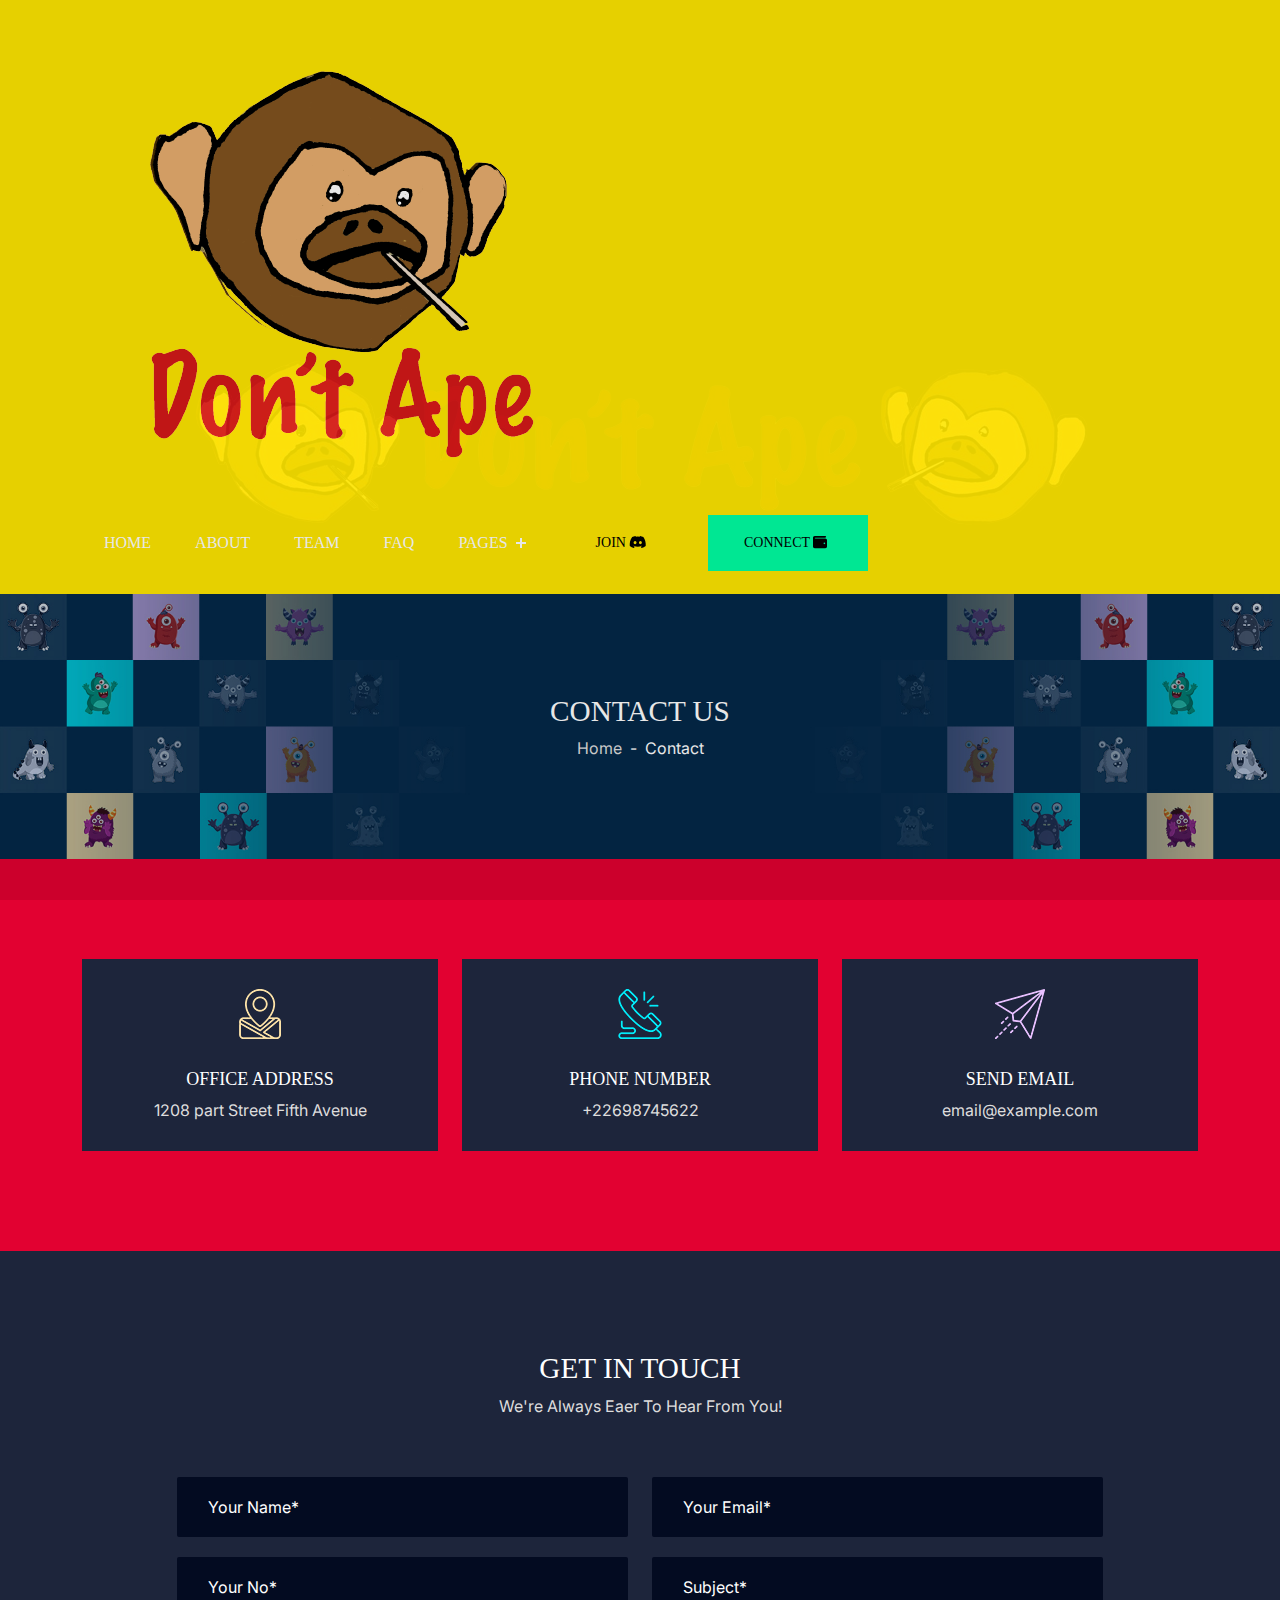
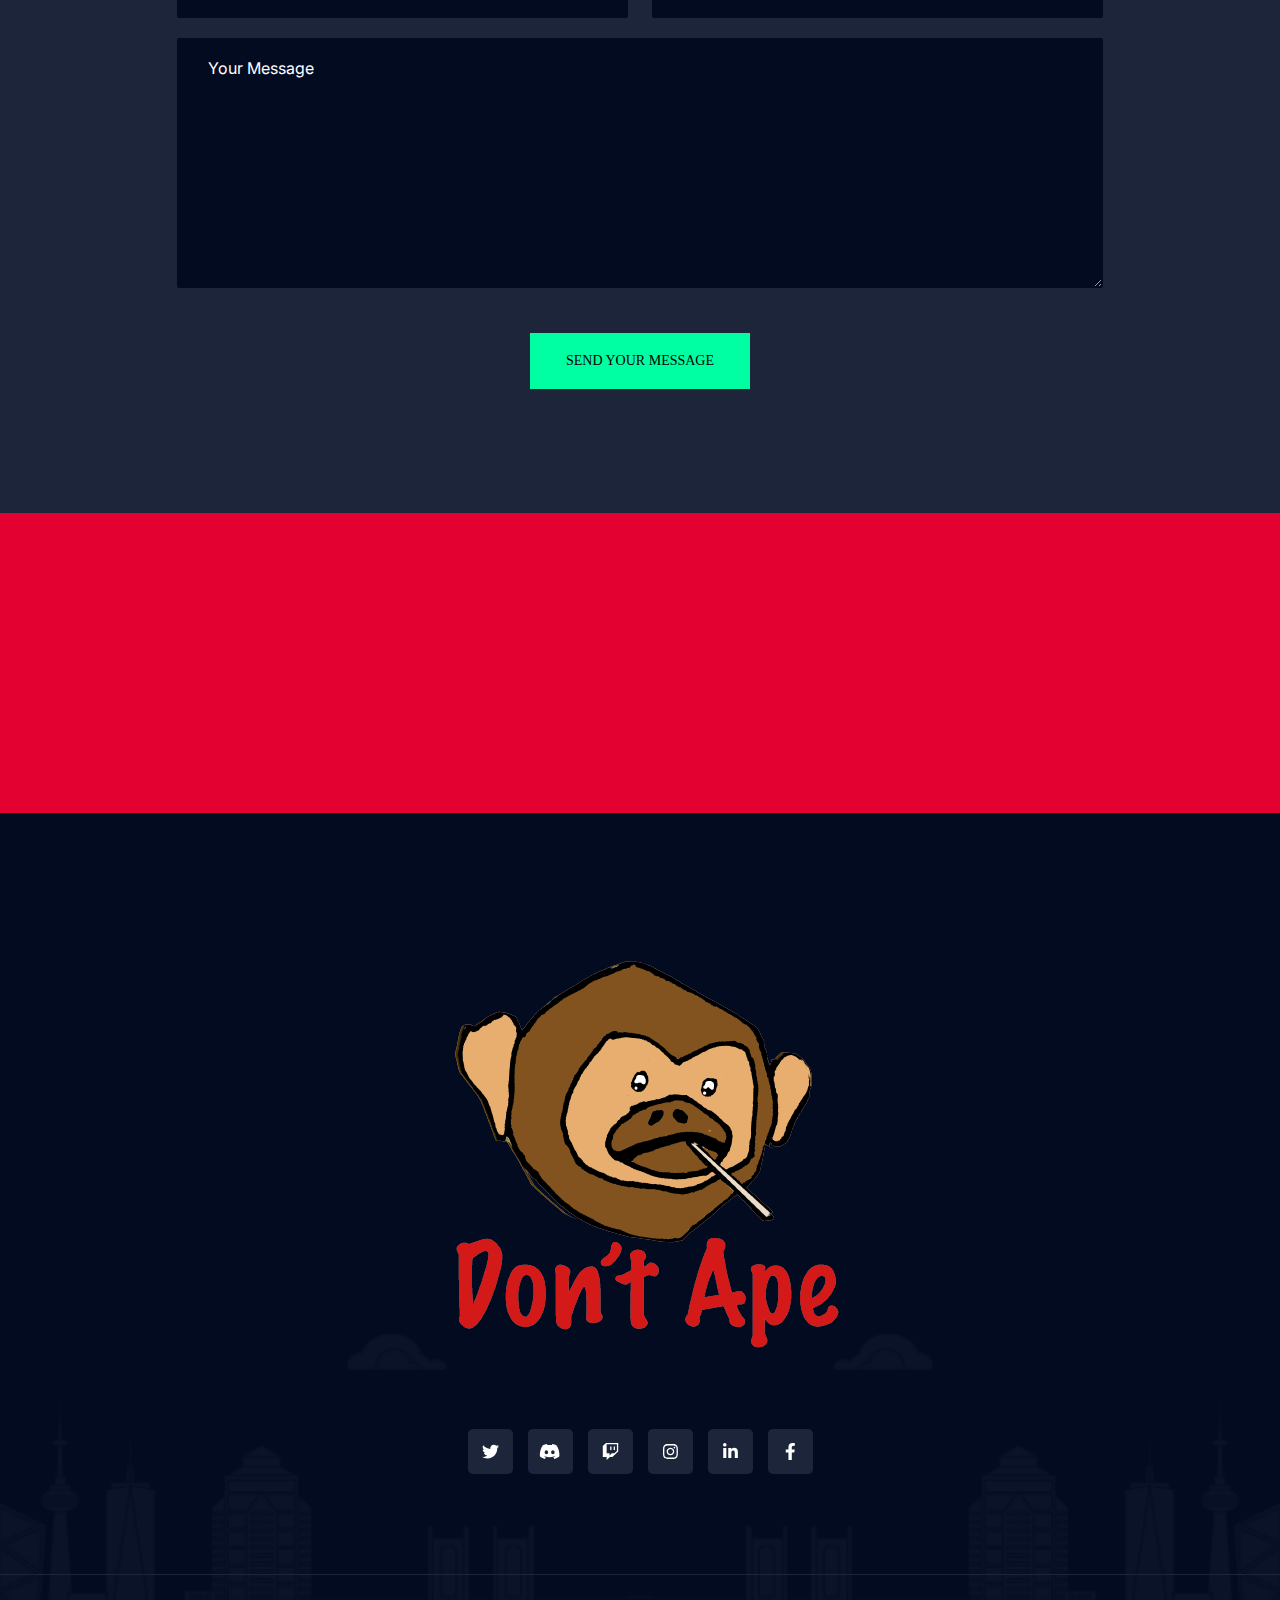
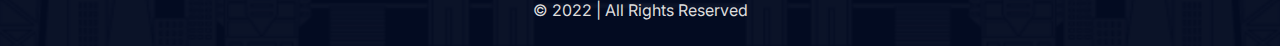
<file: contact.html>
<!DOCTYPE html>
<html lang="en">

<head>
    <meta charset="UTF-8">
    <meta http-equiv="X-UA-Compatible" content="IE=edge">
    <meta name="viewport" content="width=device-width, initial-scale=1.0">
    <title>NFTPort- NFT landing page HTML Template</title>

    <link rel="shortcut icon" href="assets/images/favicon.png" type="image/x-icon">

    <link rel="stylesheet" href="assets/css/bootstrap.min.css">
    <link rel="stylesheet" href="assets/css/aos.css">
    <link rel="stylesheet" href="assets/css/all.min.css">
    <link rel="stylesheet" href="assets/css/lightcase.css">
    <link rel="stylesheet" href="assets/css/swiper-bundle.min.css">

    <!-- main css for template -->
    <link rel="stylesheet" href="assets/css/style.css">
</head>

<body>

    <!-- ===============>> Preloader start here <<================= -->
    <div class="preloader">
        <img src="assets/images/logo/preloader.png" alt="SuperHero">
    </div>
    <!-- ===============>> Preloader end here <<================= -->



    <!-- ========== Multipage Header Section Starts Here========== -->
    <header class="header-section">
        <div class="header-bottom">
            <div class="container">
                <div class="header-wrapper">
                    <div class="logo">
                        <a href="index.html">
                            <img src="assets/images/logo/logo.png" alt="logo">
                        </a>
                    </div>
                    <div class="menu-area">
                        <ul class="menu">
                            <li>
                                <a href="index.html#home">Home</a>
                            </li>

                            <li>
                                <a href="index.html#about">About</a>
                            </li>
                            <li>
                                <a href="index.html#team">Team</a>
                            </li>
                            <li>
                                <a href="index.html#faq">FAQ</a>
                            </li>
                            <li>
                                <a href="#0">Pages</a>
                                <ul class="submenu">
                                    <li><a href="javsascript:void();">Home</a>
                                        <ul class="submenu">
                                            <li><a href="index.html">Home 1</a></li>
                                            <li><a href="index-2.html">Home 2</a></li>
                                        </ul>
                                    </li>
                                    <li><a href="javsascript:void();">About</a>
                                        <ul class="submenu">
                                            <li><a href="about.html">About</a></li>
                                            <li><a href="roadmap.html">Roadmap</a></li>
                                            <li><a href="faq.html">FAQ</a></li>
                                            <li><a href="team.html">Team</a></li>
                                            <li><a href="team-single.html">Team Single</a></li>
                                        </ul>
                                    </li>
                                    <li><a href="javsascript:void();">Blog</a>
                                        <ul class="submenu">
                                            <li><a href="blog.html">Blog</a></li>
                                            <li><a href="blog-single.html">Blog single</a></li>
                                        </ul>
                                    </li>
                                    <li><a href="collection.html">Collection</a></li>
                                    <li><a href="contact.html">Contact</a></li>
                                    <li><a href="404.html">404 Error</a></li>
                                    <li><a href="coming-soon.html">Coming Soon</a></li>
                                </ul>
                            </li>
                        </ul>
                        <div class="header-btn">
                            <a href="#" class="default-btn default-btn--secondary">
                                <span>Join <i class="fa-brands fa-discord"></i></span>
                            </a>
                            <a href="#" class="default-btn" data-bs-toggle="modal" data-bs-target="#wallet-option">
                                <span>Connect <i class="fa-solid fa-wallet"></i></span>
                            </a>
                        </div>

                        <!-- toggle icons -->
                        <div class="header-bar d-lg-none">
                            <span></span>
                            <span></span>
                            <span></span>
                        </div>
                    </div>
                </div>
            </div>
        </div>
    </header>
    <!-- ========== Multipage Header Section Ends Here========== -->





    <!-- connect wallet modal start -->
    <div class="wallet-modal modal fade" id="wallet-option" tabindex="-1" aria-labelledby="choose-wallet"
        aria-hidden="true">
        <div class="modal-dialog">
            <div class="modal-content">
                <div class="modal-header">
                    <h5 class="modal-title" id="choose-wallet">Connect Your Wallet</h5>
                    <button type="button" class="btn-close" data-bs-dismiss="modal" aria-label="Close"></button>
                </div>
                <div class="modal-body">
                    <p>Please select a wallet to connect for <br> Start Minting your NFTs</p>
                    <ul class="wallet__list">
                        <li class="wallet__list-item"><a href="#"> <span><img src="assets/images/wallet/metamask.jpg"
                                        alt="metamask">
                                </span> </a></li>
                        <li class="wallet__list-item"><a href="#"> <span><img src="assets/images/wallet/coinbase.jpg"
                                        alt="coinbase">
                                </span> </a></li>
                        <li class="wallet__list-item"><a href="#"> <span><img src="assets/images/wallet/bsc.jpg"
                                        alt="bsc">
                                </span></a></li>
                        <li class="wallet__list-item"><a href="#"> <span><img src="assets/images/wallet/trust.jpg"
                                        alt="Trust Wallet">
                                </span></a></li>
                    </ul>
                    <p>By connecting your wallet, you agree to our Terms of Service and our Privacy Policy.</p>
                </div>
            </div>
        </div>
    </div>
    <!-- connect wallet modal end -->



    <!-- ================> Page header start here <================== -->
    <section class="page-header bg--cover" style="background-image: url(assets/images/header/bg.jpg);">
        <div class="container">
            <div class="page-header__content text-center">
                <h3 class="text-uppercase">Contact Us</h3>
                <nav style="--bs-breadcrumb-divider: '-';" aria-label="breadcrumb">
                    <ol class="breadcrumb justify-content-center mb-0">
                        <li class="breadcrumb-item"><a href="index.html">Home</a></li>
                        <li class="breadcrumb-item active" aria-current="page">Contact</li>
                    </ol>
                </nav>
            </div>
        </div>
    </section>
    <!-- ================> Page header end here <================== -->



    <!-- ================> info section start here <================== -->
    <div class="info padding-top padding-bottom">
        <div class="container">
            <div class="info__wrapper">
                <div class="row justify-content-center g-4">
                    <div class="col-lg-4 col-md-6">
                        <div class="info__item">
                            <div class="info__item-inner">
                                <div class="info__item-icon">
                                    <img src="assets/images/contact/01.png" alt="Location icon">
                                </div>
                                <div class="info__item-content">
                                    <h6>Office Address</h6>
                                    <p>1208 part Street Fifth Avenue</p>
                                </div>
                            </div>
                        </div>
                    </div>
                    <div class="col-lg-4 col-md-6">
                        <div class="info__item">
                            <div class="info__item-inner">
                                <div class="info__item-icon">
                                    <img src="assets/images/contact/02.png" alt="Phone icon">
                                </div>
                                <div class="info__item-content">
                                    <h6>Phone Number</h6>
                                    <a href="tel:+22698745622">+22698745622</a>
                                </div>
                            </div>
                        </div>
                    </div>
                    <div class="col-lg-4 col-md-6">
                        <div class="info__item">
                            <div class="info__item-inner">
                                <div class="info__item-icon">
                                    <img src="assets/images/contact/03.png" alt="Email icon">
                                </div>
                                <div class="info__item-content">
                                    <h6>Send Email </h6>
                                    <a href="mailto:email@example.com">email@example.com</a>
                                </div>
                            </div>
                        </div>
                    </div>
                </div>
            </div>
        </div>
    </div>
    <!-- ================> info section end here <================== -->



    <!-- ================> Contact section start here <================== -->
    <section class="contact padding-top padding-bottom">
        <div class="container">
            <div class="section-header">
                <div class="section-header__content">
                    <h3>Get In Touch</h3>
                    <p>We're Always Eaer To Hear From You!</p>
                </div>
            </div>
            <div class="contact__wrapper">
                <div class="row justify-content-center">
                    <div class="col-lg-10">
                        <form class="form" action="contact.php" method="post" id="contact-form">
                            <div class="row">
                                <div class="col-md-6">
                                    <input type="text" placeholder="Your Name*" required>
                                </div>
                                <div class="col-md-6">
                                    <input type="email" placeholder="Your Email*" required>
                                </div>
                                <div class="col-md-6">
                                    <input type="tel" placeholder="Your No*" required>
                                </div>
                                <div class="col-md-6">
                                    <input type="text" placeholder="Subject*" required>
                                </div>
                                <div class="col-12">
                                    <textarea placeholder="Your Message"></textarea>
                                </div>
                            </div>
                            <div class="text-center">
                                <button type="submit" class="default-btn"><span>Send Your Message</span></button>
                            </div>
                        </form>
                    </div>
                </div>
                <p class="form-message text-center mt-4"></p>
            </div>
        </div>
    </section>
    <!-- ================> Contact section end here <================== -->


    <!-- ================> map section start here <================== -->
    <div class="map">
        <div class="container-fluid px-0">
            <div class="map__wrapper">
                <iframe
                    src="https://www.google.com/maps/embed?pb=!1m18!1m12!1m3!1d387190.2799120522!2d-74.25987460306818!3d40.697670064076384!2m3!1f0!2f0!3f0!3m2!1i1024!2i768!4f13.1!3m3!1m2!1s0x89c24fa5d33f083b%3A0xc80b8f06e177fe62!2sNew%20York%2C%20NY%2C%20USA!5e0!3m2!1sen!2sbd!4v1647360575411!5m2!1sen!2sbd"
                    allowfullscreen="" loading="lazy"></iframe>
            </div>
        </div>
    </div>
    <!-- ================> map section end here <================== -->






    <!-- ================> Footer section start here <================== -->
    <footer class="footer" style="background-image: url(assets/images/footer/bg.png);">
        <div class="footer__wrapper padding-top padding-bottom">
            <div class="container">
                <div class="footer__content text-center">
                    <a class="mb-4 d-inline-block" href="index.html"><img src="assets/images/logo/logo.png"
                            alt="Logo"></a>
                    <ul class="social justify-content-center">
                        <li class="social__item">
                            <a href="#" class="social__link"><i class="fab fa-twitter"></i></a>
                        </li>
                        <li class="social__item">
                            <a href="#" class="social__link"><i class="fab fa-discord"></i></a>
                        </li>
                        <li class="social__item">
                            <a href="#" class="social__link"><i class="fab fa-twitch"></i></a>
                        </li>
                        <li class="social__item">
                            <a href="#" class="social__link"><i class="fab fa-instagram"></i></a>
                        </li>
                        <li class="social__item">
                            <a href="#" class="social__link"><i class="fab fa-linkedin-in"></i></a>
                        </li>
                        <li class="social__item">
                            <a href="#" class="social__link"><i class="fab fa-facebook-f"></i></a>
                        </li>
                    </ul>
                </div>
            </div>
        </div>
        <div class="footer__copyright">
            <div class="container">
                <div class="text-center py-4">
                    <p class=" mb-0">© 2022 | All Rights Reserved </p>
                </div>
            </div>
        </div>
    </footer>
    <!-- ================> Footer section end here <================== -->


    <!-- vendor plugins -->
    <script src="assets/js/jquery-3.6.0.min.js"></script>
    <script src="assets/js/bootstrap.bundle.min.js"></script>
    <script src="assets/js/all.min.js"></script>
    <script src="assets/js/swiper-bundle.min.js"></script>
    <script src="assets/js/aos.js"></script>
    <script src="assets/js/lightcase.js"></script>
    <script src="assets/js/purecounter_vanilla.js"></script>
    <script src="assets/js/countdown.min.js"></script>
    <script src="assets/js/custom.js"></script>
</body>

</html>
</file>
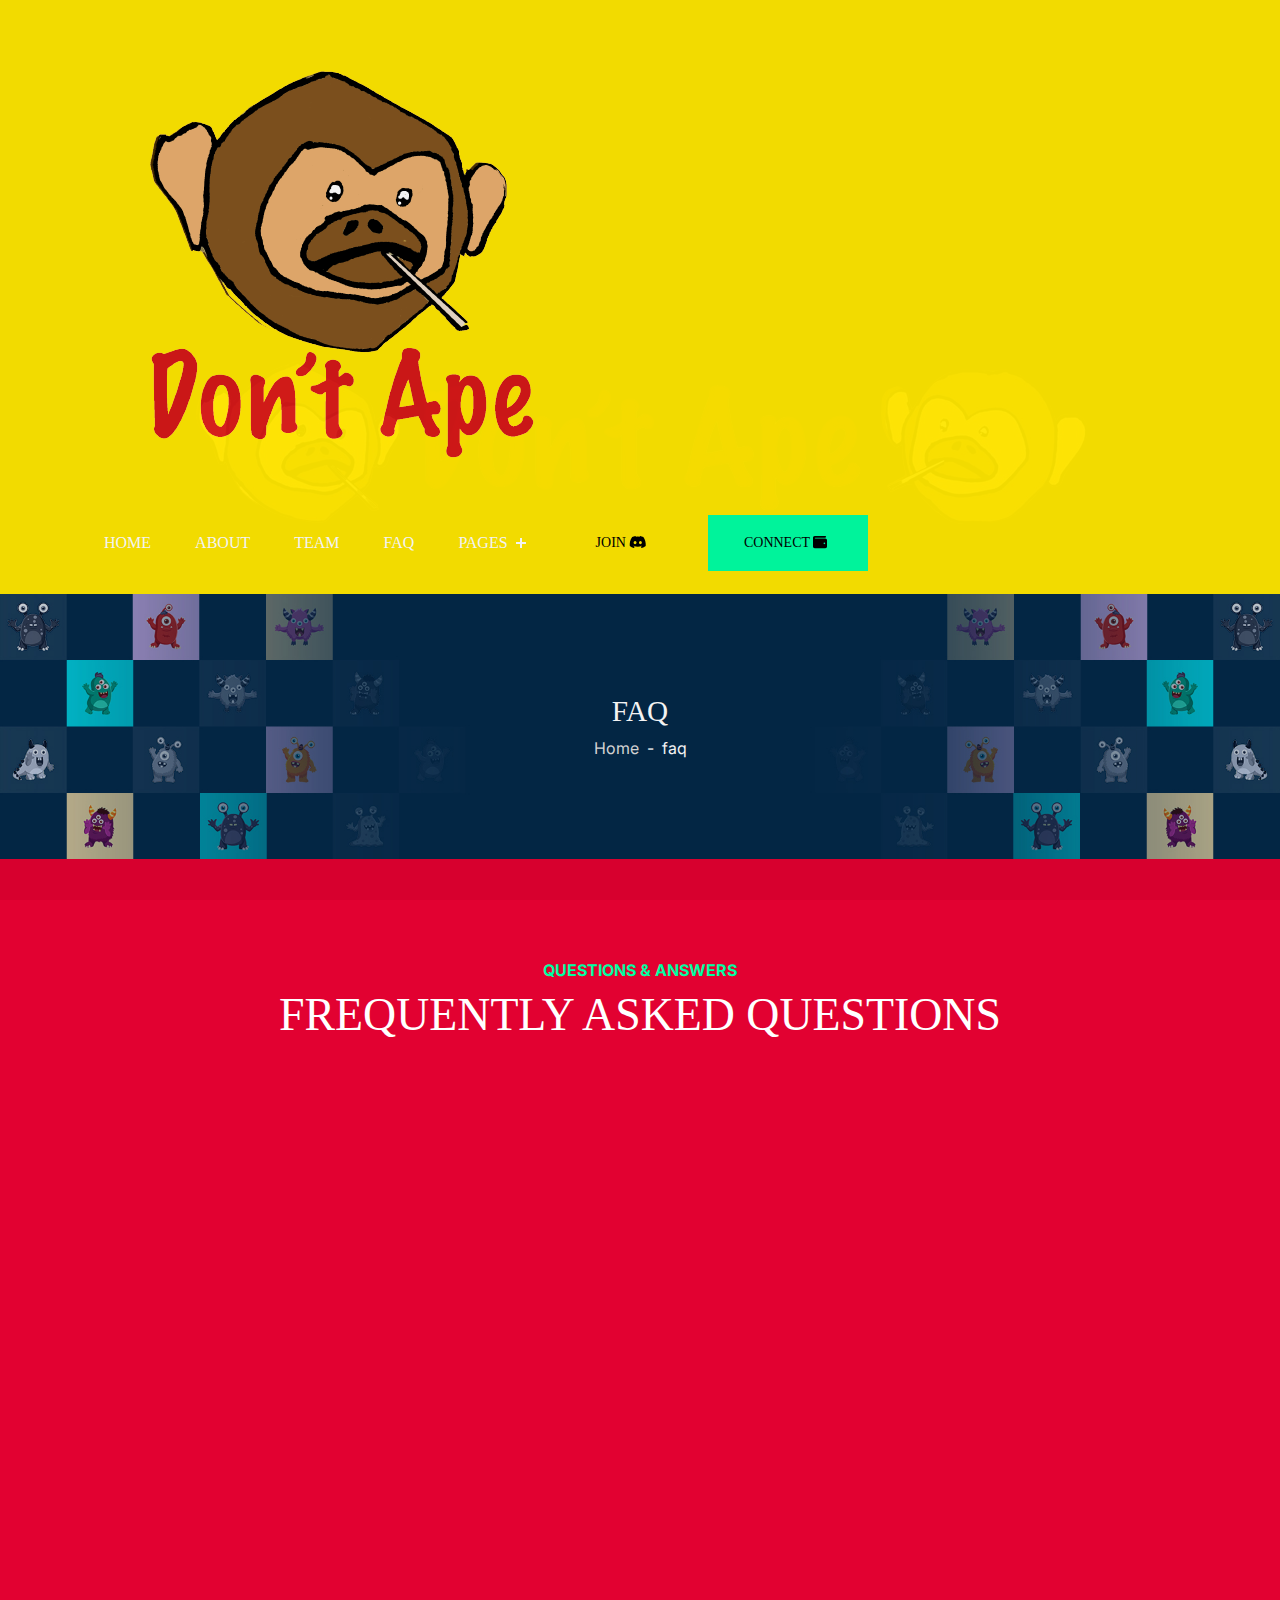
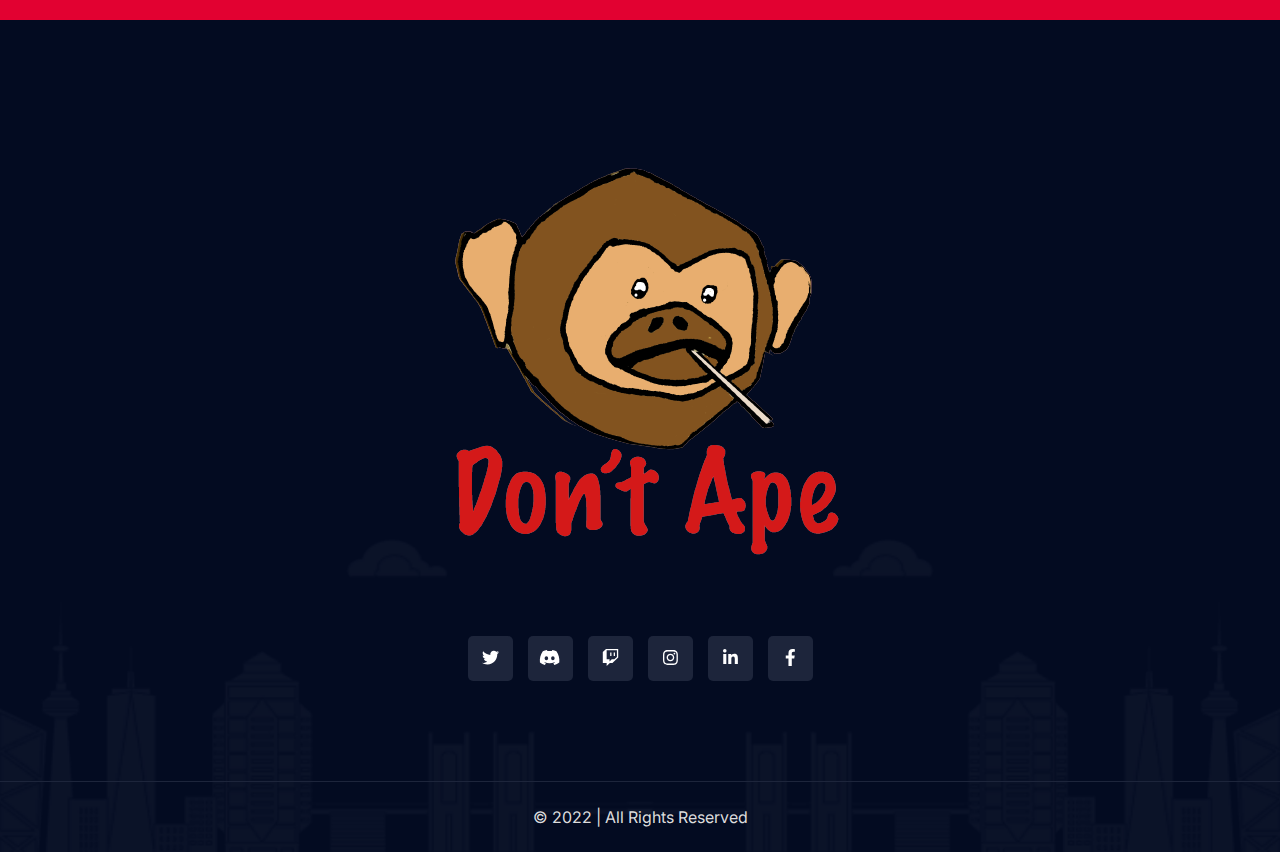
<file: faq.html>
<!DOCTYPE html>
<html lang="en">

<head>
    <meta charset="UTF-8">
    <meta http-equiv="X-UA-Compatible" content="IE=edge">
    <meta name="viewport" content="width=device-width, initial-scale=1.0">
    <title>NFTPort- NFT landing page HTML Template</title>

    <link rel="shortcut icon" href="assets/images/favicon.png" type="image/x-icon">

    <link rel="stylesheet" href="assets/css/bootstrap.min.css">
    <link rel="stylesheet" href="assets/css/aos.css">
    <link rel="stylesheet" href="assets/css/all.min.css">
    <link rel="stylesheet" href="assets/css/lightcase.css">
    <link rel="stylesheet" href="assets/css/swiper-bundle.min.css">

    <!-- main css for template -->
    <link rel="stylesheet" href="assets/css/style.css">
</head>

<body>

    <!-- ===============>> Preloader start here <<================= -->
    <div class="preloader">
        <img src="assets/images/logo/preloader.png" alt="SuperHero">
    </div>
    <!-- ===============>> Preloader end here <<================= -->



    <!-- ========== Multipage Header Section Starts Here========== -->
    <header class="header-section">
        <div class="header-bottom">
            <div class="container">
                <div class="header-wrapper">
                    <div class="logo">
                        <a href="index.html">
                            <img src="assets/images/logo/logo.png" alt="logo">
                        </a>
                    </div>
                    <div class="menu-area">
                        <ul class="menu">
                            <li>
                                <a href="index.html#home">Home</a>
                            </li>

                            <li>
                                <a href="index.html#about">About</a>
                            </li>
                            <li>
                                <a href="index.html#team">Team</a>
                            </li>
                            <li>
                                <a href="index.html#faq">FAQ</a>
                            </li>
                            <li>
                                <a href="#0">Pages</a>
                                <ul class="submenu">
                                    <li><a href="javsascript:void();">Home</a>
                                        <ul class="submenu">
                                            <li><a href="index.html">Home 1</a></li>
                                            <li><a href="index-2.html">Home 2</a></li>
                                        </ul>
                                    </li>
                                    <li><a href="javsascript:void();">About</a>
                                        <ul class="submenu">
                                            <li><a href="about.html">About</a></li>
                                            <li><a href="roadmap.html">Roadmap</a></li>
                                            <li><a href="faq.html">FAQ</a></li>
                                            <li><a href="team.html">Team</a></li>
                                            <li><a href="team-single.html">Team Single</a></li>
                                        </ul>
                                    </li>
                                    <li><a href="javsascript:void();">Blog</a>
                                        <ul class="submenu">
                                            <li><a href="blog.html">Blog</a></li>
                                            <li><a href="blog-single.html">Blog single</a></li>
                                        </ul>
                                    </li>
                                    <li><a href="collection.html">Collection</a></li>
                                    <li><a href="contact.html">Contact</a></li>
                                    <li><a href="404.html">404 Error</a></li>
                                    <li><a href="coming-soon.html">Coming Soon</a></li>
                                </ul>
                            </li>
                        </ul>
                        <div class="header-btn">
                            <a href="#" class="default-btn default-btn--secondary">
                                <span>Join <i class="fa-brands fa-discord"></i></span>
                            </a>
                            <a href="#" class="default-btn" data-bs-toggle="modal" data-bs-target="#wallet-option">
                                <span>Connect <i class="fa-solid fa-wallet"></i></span>
                            </a>
                        </div>

                        <!-- toggle icons -->
                        <div class="header-bar d-lg-none">
                            <span></span>
                            <span></span>
                            <span></span>
                        </div>
                    </div>
                </div>
            </div>
        </div>
    </header>
    <!-- ========== Multipage Header Section Ends Here========== -->





    <!-- connect wallet modal start -->
    <div class="wallet-modal modal fade" id="wallet-option" tabindex="-1" aria-labelledby="choose-wallet"
        aria-hidden="true">
        <div class="modal-dialog">
            <div class="modal-content">
                <div class="modal-header">
                    <h5 class="modal-title" id="choose-wallet">Connect Your Wallet</h5>
                    <button type="button" class="btn-close" data-bs-dismiss="modal" aria-label="Close"></button>
                </div>
                <div class="modal-body">
                    <p>Please select a wallet to connect for <br> Start Minting your NFTs</p>
                    <ul class="wallet__list">
                        <li class="wallet__list-item"><a href="#"> <span><img src="assets/images/wallet/metamask.jpg"
                                        alt="metamask">
                                </span> </a></li>
                        <li class="wallet__list-item"><a href="#"> <span><img src="assets/images/wallet/coinbase.jpg"
                                        alt="coinbase">
                                </span> </a></li>
                        <li class="wallet__list-item"><a href="#"> <span><img src="assets/images/wallet/bsc.jpg"
                                        alt="bsc">
                                </span></a></li>
                        <li class="wallet__list-item"><a href="#"> <span><img src="assets/images/wallet/trust.jpg"
                                        alt="Trust Wallet">
                                </span></a></li>
                    </ul>
                    <p>By connecting your wallet, you agree to our Terms of Service and our Privacy Policy.</p>
                </div>
            </div>
        </div>
    </div>
    <!-- connect wallet modal end -->



    <!-- ================> Page header start here <================== -->
    <section class="page-header bg--cover" style="background-image: url(assets/images/header/bg.jpg);">
        <div class="container">
            <div class="page-header__content text-center">
                <h3 class="text-uppercase">FAQ</h3>
                <nav style="--bs-breadcrumb-divider: '-';" aria-label="breadcrumb">
                    <ol class="breadcrumb justify-content-center mb-0">
                        <li class="breadcrumb-item"><a href="index.html">Home</a></li>
                        <li class="breadcrumb-item active" aria-current="page">faq</li>
                    </ol>
                </nav>
            </div>
        </div>
    </section>
    <!-- ================> Page header end here <================== -->






    <!-- ================FAQ section start here <================== -->
    <section id="faq" class="faq padding-top padding-bottom">
        <div class="container">
            <div class="section-header text-center">
                <p class="subtitle">Questions & Answers</p>
                <h2>Frequently Asked Questions</h2>
            </div>
            <div class="faq__wrapper">
                <div class="row g-4">
                    <div class="col-lg-6">
                        <div class="accordion" id="faqAccordion1">
                            <div class="row g-4">
                                <div class="col-12">
                                    <div class="accordion__item" data-aos="fade-up" data-aos-duration="1000">
                                        <div class="accordion__header" id="faq1">
                                            <button class="accordion__button collapsed" type="button"
                                                data-bs-toggle="collapse" data-bs-target="#faqBody1"
                                                aria-expanded="false" aria-controls="faqBody1">
                                                What is NFTPort <span class="plus-icon"></span>
                                            </button>
                                        </div>
                                        <div id="faqBody1" class="accordion-collapse collapse" aria-labelledby="faq1"
                                            data-bs-parent="#faqAccordion1">
                                            <div class="accordion__body">
                                                We want provide our community with the best quality art from real artist
                                                for afordable price
                                                That is why we chose mint price of 0.22 ETH (+ gas fee). If you are
                                                planning to hold your Bulls
                                                you will bee rewarded with FEE Apes Land approximatey 6-8 weeks after
                                                the official launch
                                                02
                                                What will the mint price be?.
                                            </div>
                                        </div>
                                    </div>
                                </div>
                                <div class="col-12">
                                    <div class="accordion__item" data-aos="fade-up" data-aos-duration="1100">
                                        <div class="accordion__header" id="faq2">
                                            <button class="accordion__button" type="button" data-bs-toggle="collapse"
                                                data-bs-target="#faqBody2" aria-expanded="true"
                                                aria-controls="faqBody2">
                                                Whe we should choose NFTPort? <span class="plus-icon"></span>
                                            </button>
                                        </div>
                                        <div id="faqBody2" class="accordion-collapse collapse show"
                                            aria-labelledby="faq2" data-bs-parent="#faqAccordion1">
                                            <div class="accordion__body">
                                                We want provide our community with the best quality art from real artist
                                                for afordable price
                                                That is why we chose mint price of 0.22 ETH (+ gas fee). If you are
                                                planning to hold your Bulls
                                                you will bee rewarded with FEE Apes Land approximatey 6-8 weeks after
                                                the official launch
                                                02
                                                What will the mint price be?.
                                            </div>
                                        </div>
                                    </div>
                                </div>
                                <div class="col-12">
                                    <div class="accordion__item" data-aos="fade-up" data-aos-duration="1200">
                                        <div class="accordion__header" id="faq3">
                                            <button class="accordion__button collapsed" type="button"
                                                data-bs-toggle="collapse" data-bs-target="#faqBody3"
                                                aria-expanded="false" aria-controls="faqBody3">
                                                how secure is this token<span class="plus-icon"></span>
                                            </button>
                                        </div>
                                        <div id="faqBody3" class="accordion-collapse collapse" aria-labelledby="faq3"
                                            data-bs-parent="#faqAccordion1">
                                            <div class="accordion__body">
                                                We want provide our community with the best quality art from real artist
                                                for afordable price
                                                That is why we chose mint price of 0.22 ETH (+ gas fee). If you are
                                                planning to hold your Bulls
                                                you will bee rewarded with FEE Apes Land approximatey 6-8 weeks after
                                                the official launch
                                                03
                                                How does the raffle work?
                                            </div>
                                        </div>
                                    </div>
                                </div>
                            </div>
                        </div>
                    </div>
                    <div class="col-lg-6">
                        <div class="accordion" id="faqAccordion2">
                            <div class="row g-4">
                                <div class="col-12">
                                    <div class="accordion__item" data-aos="fade-up" data-aos-duration="1000">
                                        <div class="accordion__header" id="faq1-two">
                                            <button class="accordion__button collapsed" type="button"
                                                data-bs-toggle="collapse" data-bs-target="#faqBody1-two"
                                                aria-expanded="false" aria-controls="faqBody1-two">

                                                When is the official launch? <span class="plus-icon"></span>
                                            </button>
                                        </div>
                                        <div id="faqBody1-two" class="accordion-collapse collapse"
                                            aria-labelledby="faq1-two" data-bs-parent="#faqAccordion2">
                                            <div class="accordion__body">
                                                We want provide our community with the best quality art from real artist
                                                for afordable price
                                                That is why we chose mint price of 0.22 ETH (+ gas fee). If you are
                                                planning to hold your Bulls
                                                you will bee rewarded with FEE Apes Land approximatey 6-8 weeks after
                                                the official launch
                                                02
                                                What will the mint price be?.
                                            </div>
                                        </div>
                                    </div>
                                </div>
                                <div class="col-12">
                                    <div class="accordion__item" data-aos="fade-up" data-aos-duration="1100">
                                        <div class="accordion__header" id="faq2-two">
                                            <button class="accordion__button collapsed" type="button"
                                                data-bs-toggle="collapse" data-bs-target="#faqBody2-two"
                                                aria-expanded="true" aria-controls="faqBody2-two">

                                                What will the mint price be? <span class="plus-icon"></span>
                                            </button>
                                        </div>
                                        <div id="faqBody2-two" class="accordion-collapse collapse"
                                            aria-labelledby="faq2-two" data-bs-parent="#faqAccordion2">
                                            <div class="accordion__body">
                                                We want provide our community with the best quality art from real artist
                                                for afordable price
                                                That is why we chose mint price of 0.22 ETH (+ gas fee). If you are
                                                planning to hold your Bulls
                                                you will bee rewarded with FEE Apes Land approximatey 6-8 weeks after
                                                the official launch
                                                02
                                                What will the mint price be?.
                                            </div>
                                        </div>
                                    </div>
                                </div>
                                <div class="col-12">
                                    <div class="accordion__item" data-aos="fade-up" data-aos-duration="1200">
                                        <div class="accordion__header" id="faq3-two">
                                            <button class="accordion__button" type="button" data-bs-toggle="collapse"
                                                data-bs-target="#faqBody3-two" aria-expanded="false"
                                                aria-controls="faqBody3-two">

                                                How does the raffle work?<span class="plus-icon"></span>
                                            </button>
                                        </div>
                                        <div id="faqBody3-two" class="accordion-collapse collapse show"
                                            aria-labelledby="faq3-two" data-bs-parent="#faqAccordion2">
                                            <div class="accordion__body">
                                                We want provide our community with the best quality art from real artist
                                                for afordable price
                                                That is why we chose mint price of 0.22 ETH (+ gas fee). If you are
                                                planning to hold your Bulls
                                                you will bee rewarded with FEE Apes Land approximatey 6-8 weeks after
                                                the official launch
                                                03
                                                How does the raffle work?
                                            </div>
                                        </div>
                                    </div>
                                </div>
                            </div>
                        </div>
                    </div>
                </div>
            </div>
        </div>
    </section>
    <!-- ================FAQ section end here <================== -->





    <!-- ================> Footer section start here <================== -->
    <footer class="footer" style="background-image: url(assets/images/footer/bg.png);">
        <div class="footer__wrapper padding-top padding-bottom">
            <div class="container">
                <div class="footer__content text-center">
                    <a class="mb-4 d-inline-block" href="index.html"><img src="assets/images/logo/logo.png"
                            alt="Logo"></a>
                    <ul class="social justify-content-center">
                        <li class="social__item">
                            <a href="#" class="social__link"><i class="fab fa-twitter"></i></a>
                        </li>
                        <li class="social__item">
                            <a href="#" class="social__link"><i class="fab fa-discord"></i></a>
                        </li>
                        <li class="social__item">
                            <a href="#" class="social__link"><i class="fab fa-twitch"></i></a>
                        </li>
                        <li class="social__item">
                            <a href="#" class="social__link"><i class="fab fa-instagram"></i></a>
                        </li>
                        <li class="social__item">
                            <a href="#" class="social__link"><i class="fab fa-linkedin-in"></i></a>
                        </li>
                        <li class="social__item">
                            <a href="#" class="social__link"><i class="fab fa-facebook-f"></i></a>
                        </li>
                    </ul>
                </div>
            </div>
        </div>
        <div class="footer__copyright">
            <div class="container">
                <div class="text-center py-4">
                    <p class=" mb-0">© 2022 | All Rights Reserved </p>
                </div>
            </div>
        </div>
    </footer>
    <!-- ================> Footer section end here <================== -->



    <!-- vendor plugins -->
    <script src="assets/js/jquery-3.6.0.min.js"></script>
    <script src="assets/js/bootstrap.bundle.min.js"></script>
    <script src="assets/js/all.min.js"></script>
    <script src="assets/js/swiper-bundle.min.js"></script>
    <script src="assets/js/aos.js"></script>
    <script src="assets/js/lightcase.js"></script>
    <script src="assets/js/purecounter_vanilla.js"></script>
    <script src="assets/js/countdown.min.js"></script>
    <script src="assets/js/custom.js"></script>
</body>

</html>
</file>
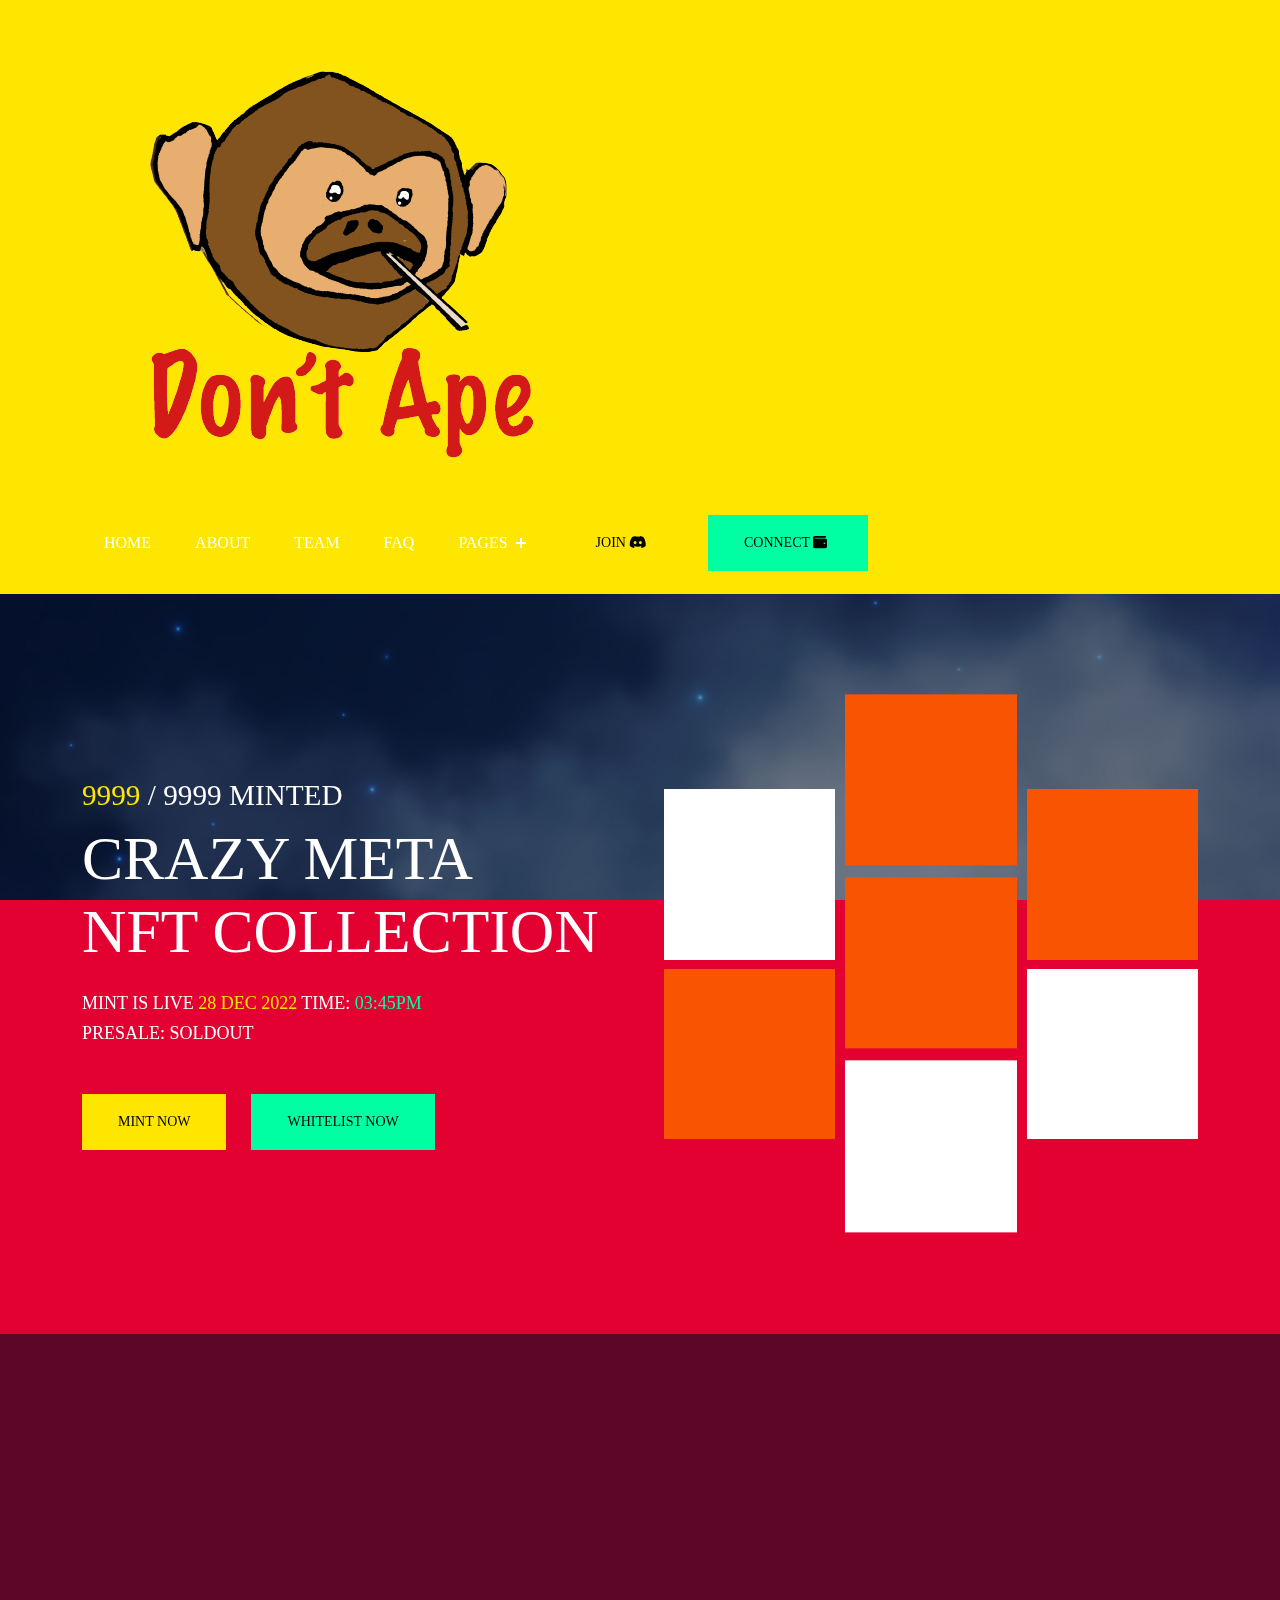
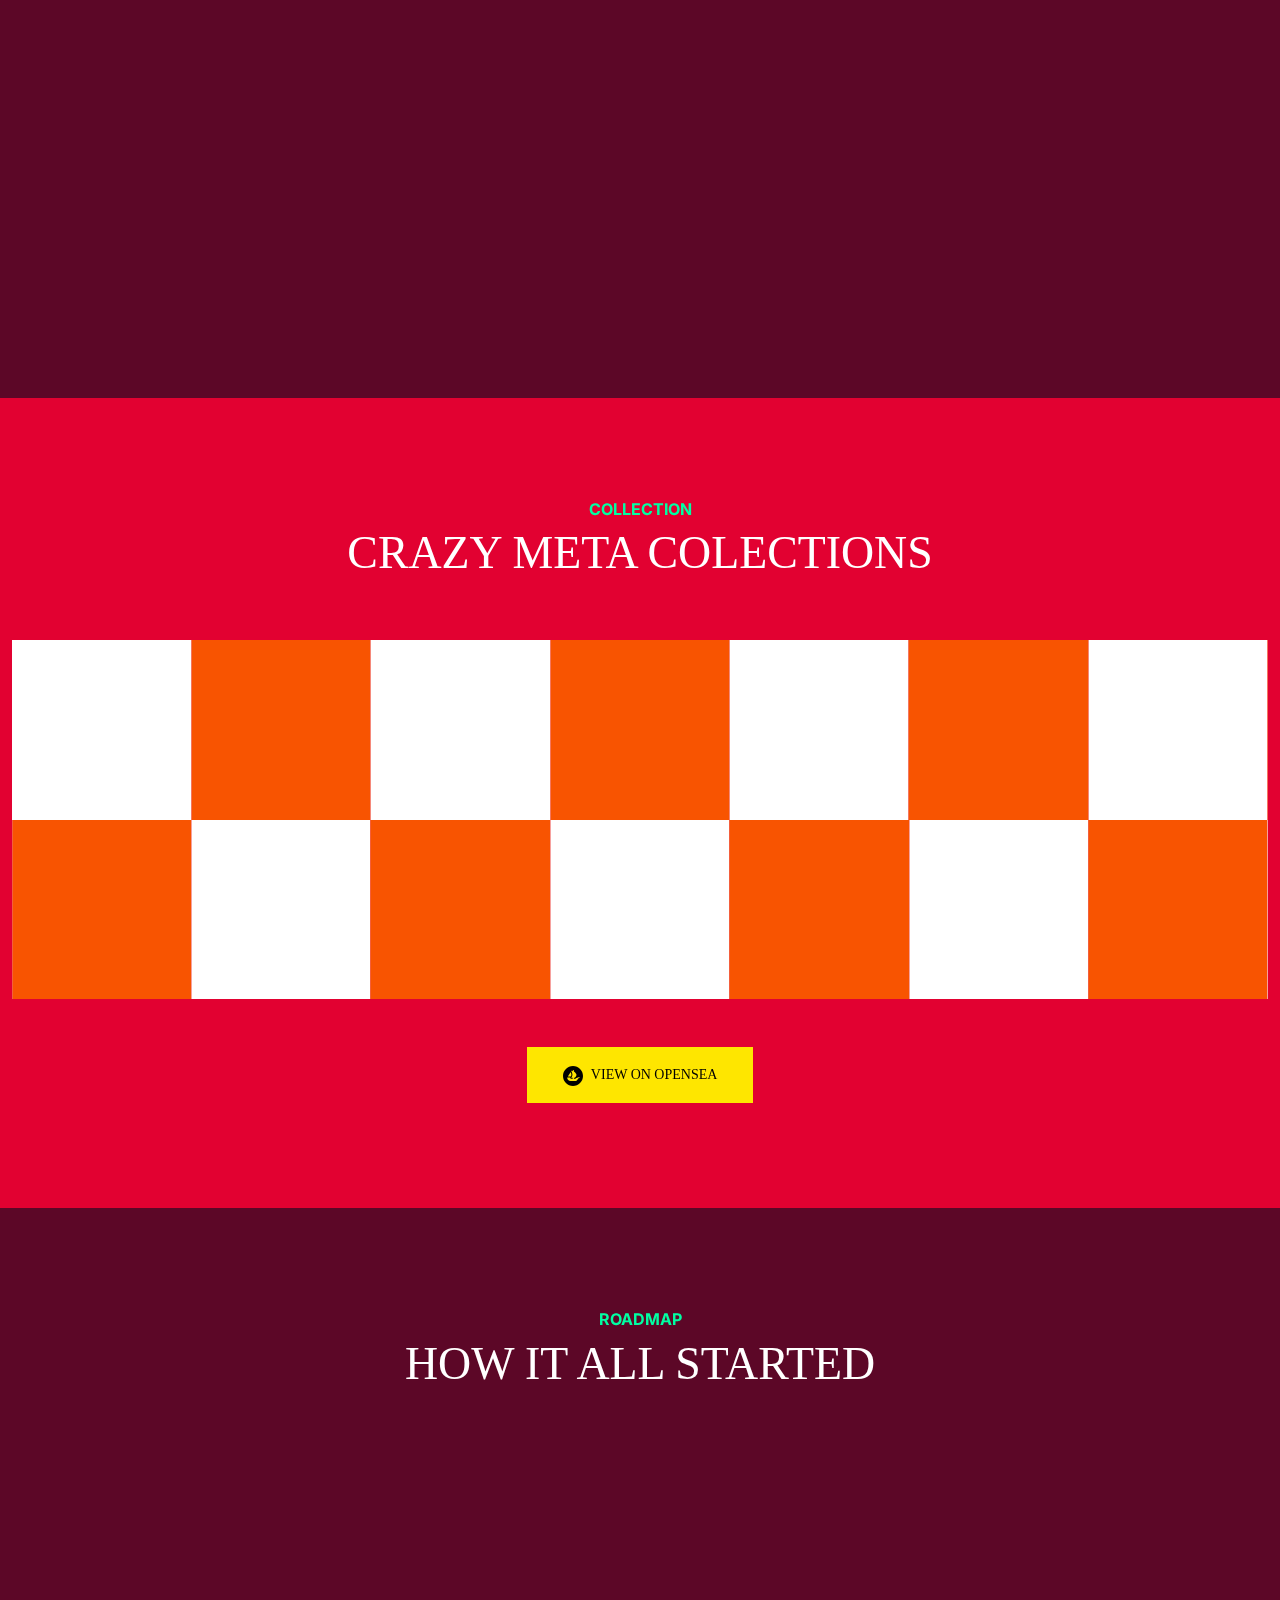
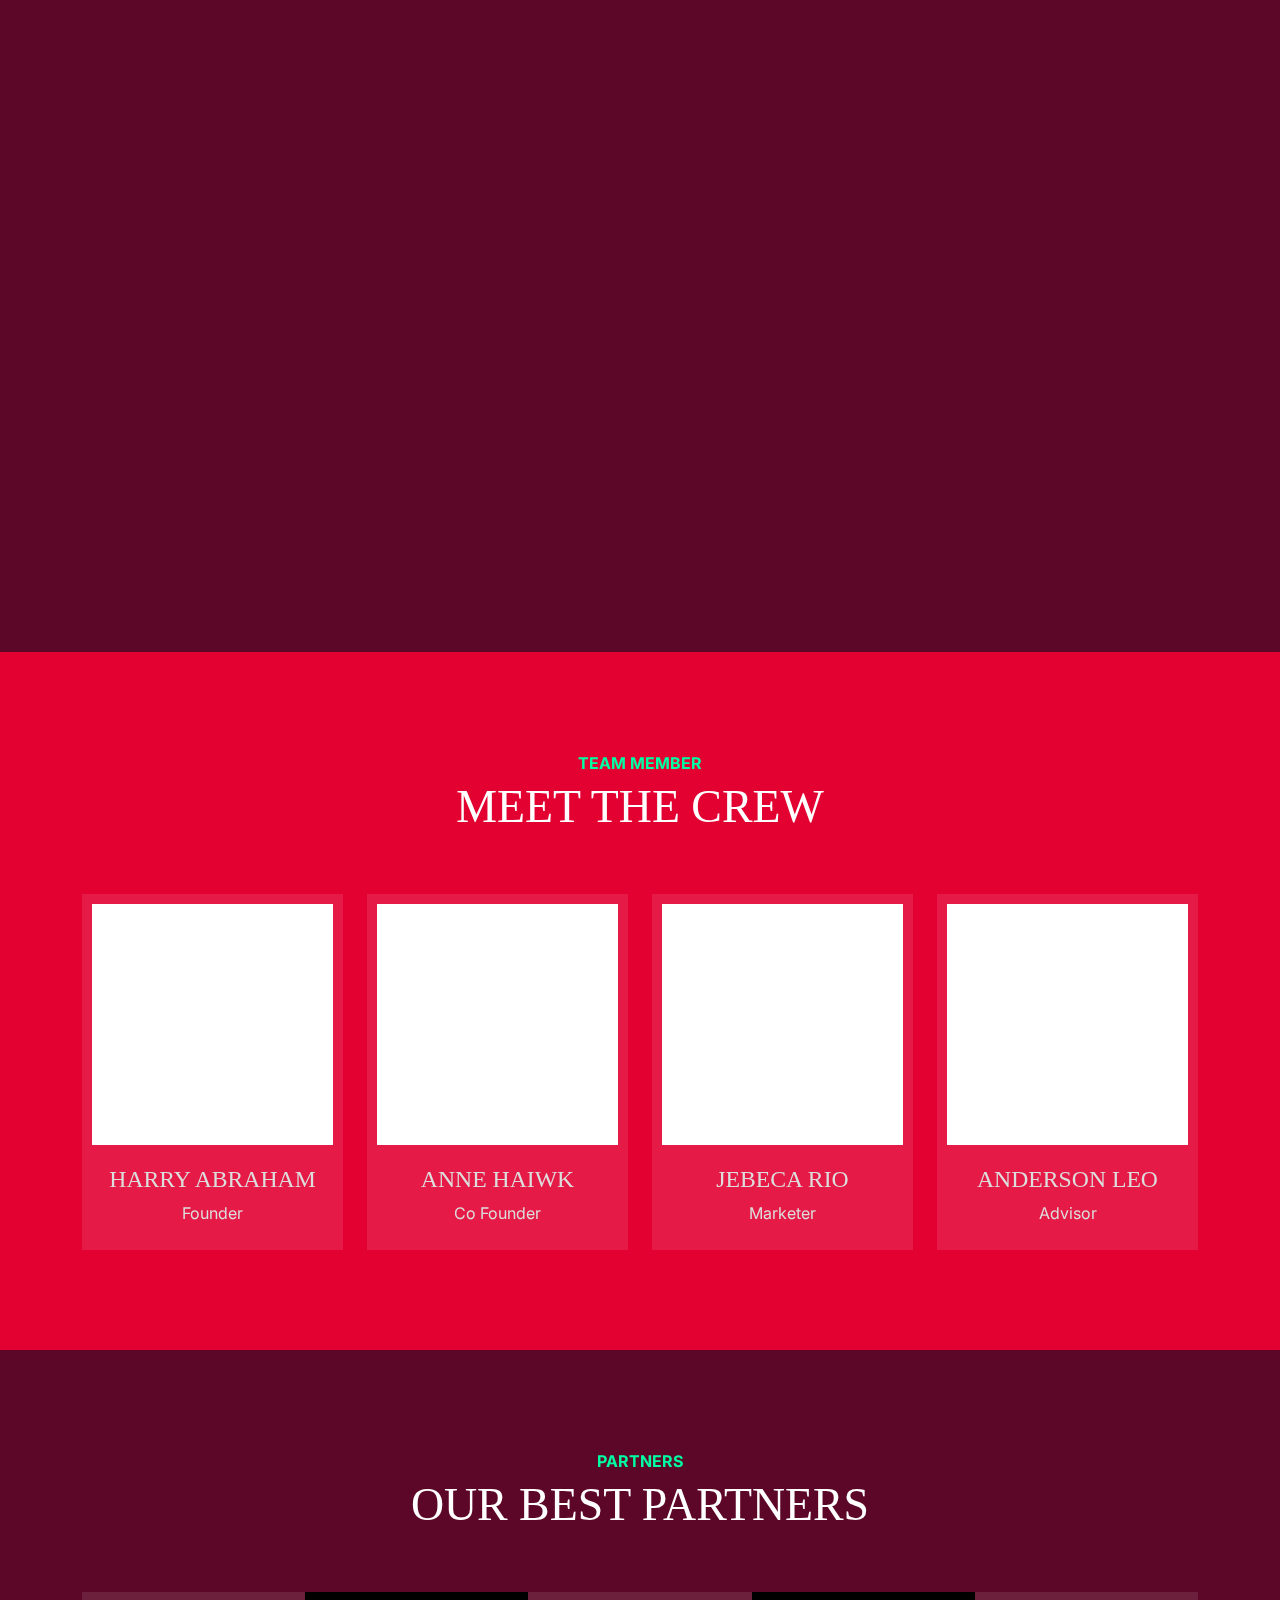
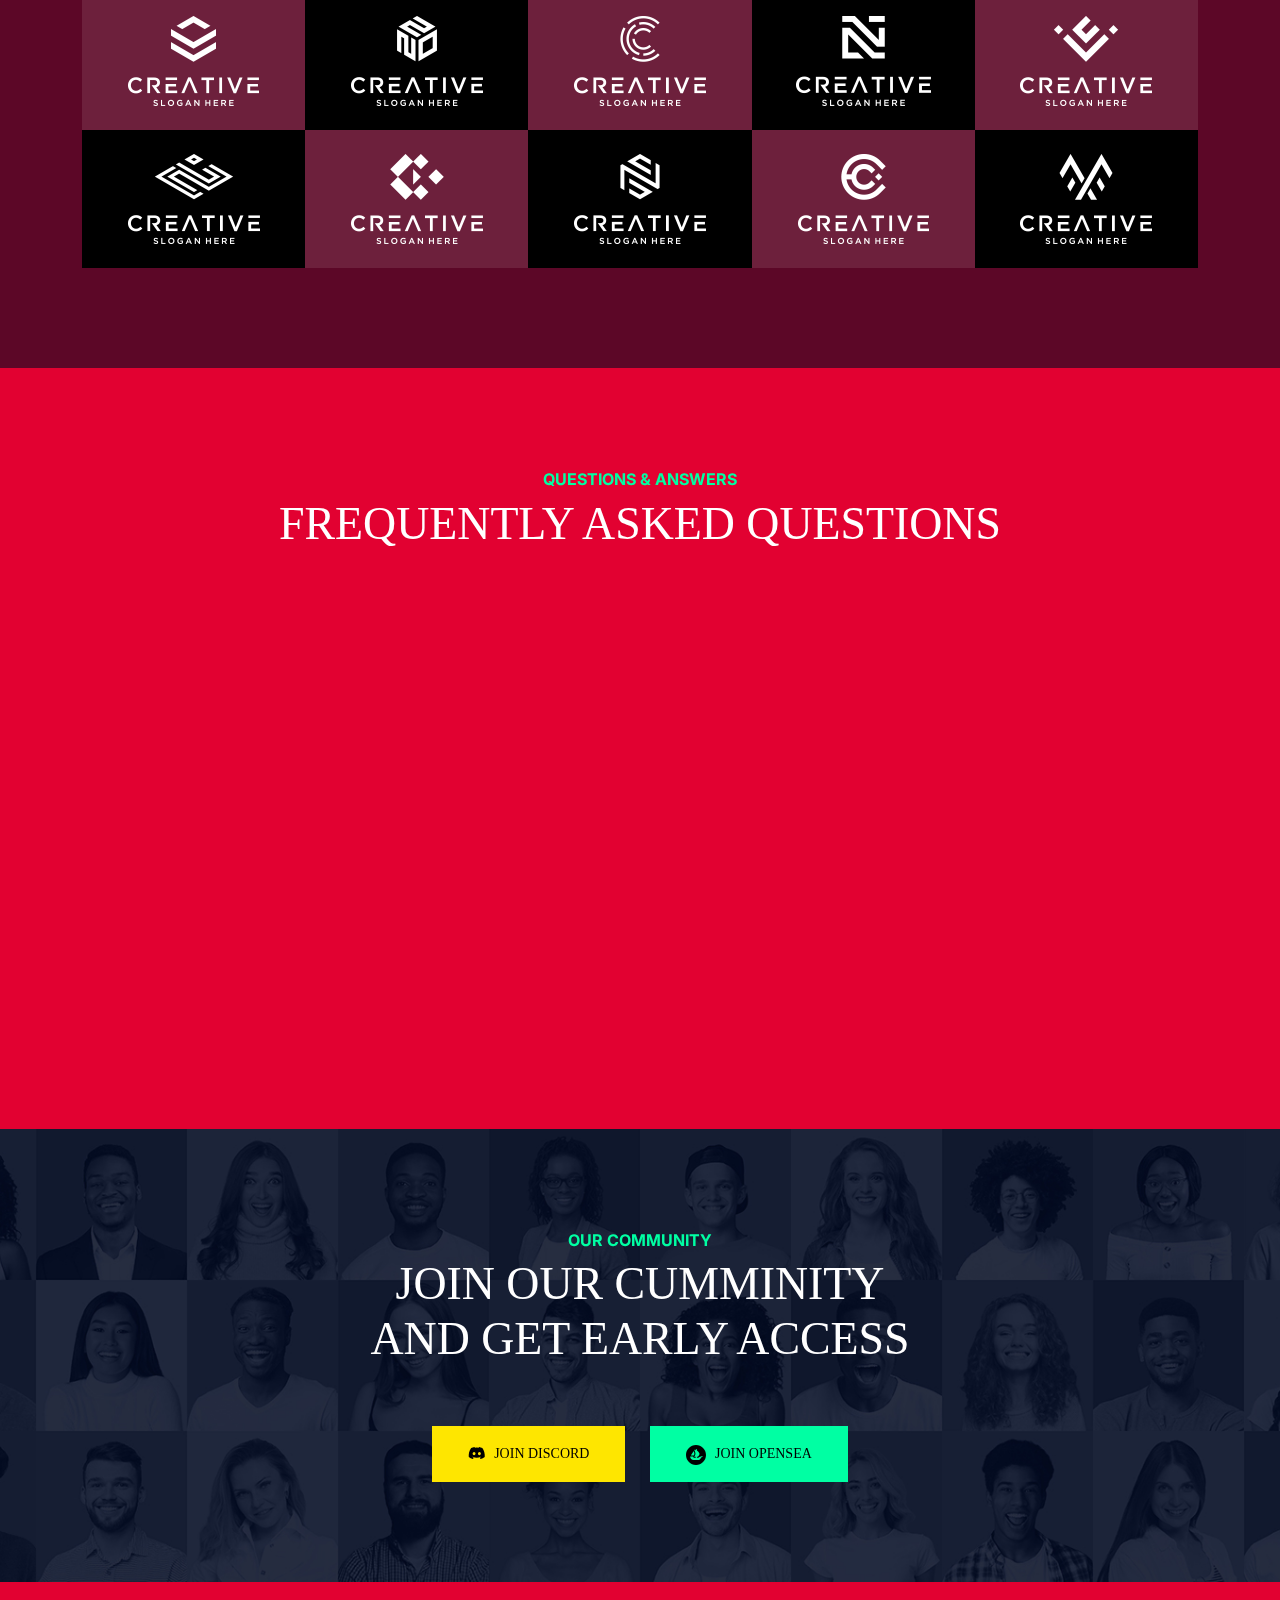
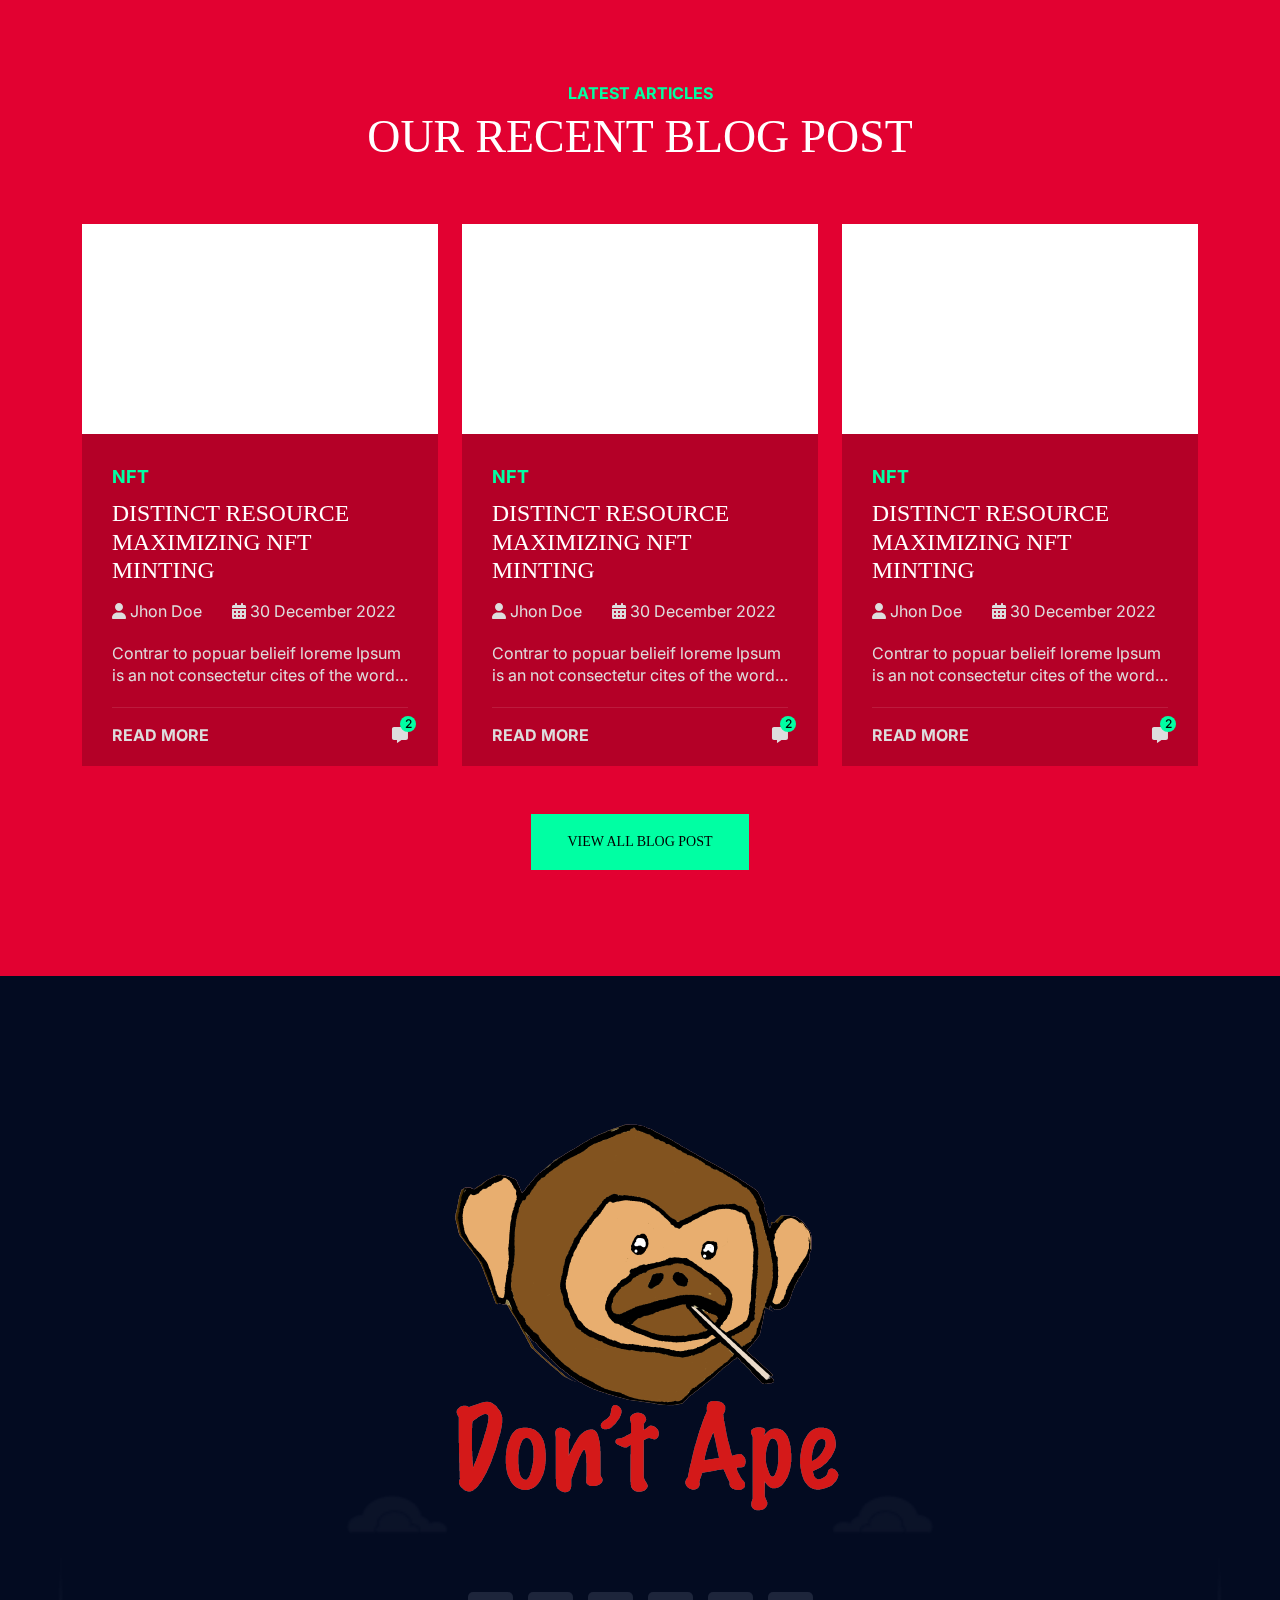
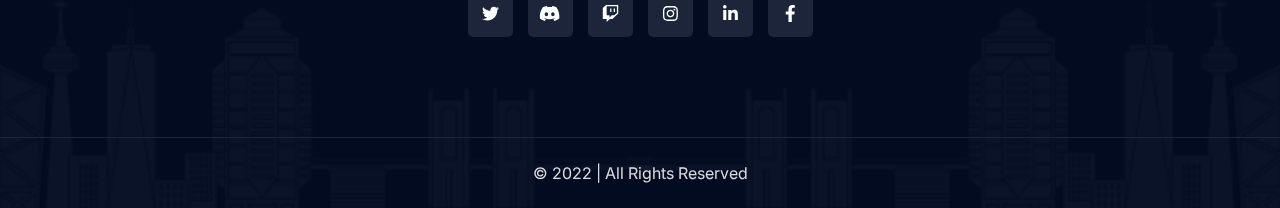
<file: index-2.html>
<!DOCTYPE html>
<html lang="en">

<head>
    <meta charset="UTF-8">
    <meta http-equiv="X-UA-Compatible" content="IE=edge">
    <meta name="viewport" content="width=device-width, initial-scale=1.0">
    <title>NFTPort- NFT landing page HTML Template</title>

    <link rel="shortcut icon" href="assets/images/favicon.png" type="image/x-icon">

    <link rel="stylesheet" href="assets/css/bootstrap.min.css">
    <link rel="stylesheet" href="assets/css/aos.css">
    <link rel="stylesheet" href="assets/css/all.min.css">
    <link rel="stylesheet" href="assets/css/lightcase.css">
    <link rel="stylesheet" href="assets/css/swiper-bundle.min.css">

    <!-- main css for template -->
    <link rel="stylesheet" href="assets/css/style.css">
</head>

<body>
    <div class="bg--home2"></div>
    <!-- ===============>> Preloader start here <<================= -->
    <div class="preloader">
        <img src="assets/images/logo/preloader.png" alt="Apes land">
    </div>
    <!-- ===============>> Preloader end here <<================= -->



    <!-- ========== Multipage Header Section Starts Here========== -->
    <header class="header-section">
        <div class="header-bottom">
            <div class="container">
                <div class="header-wrapper">
                    <div class="logo">
                        <a href="index.html">
                            <img src="assets/images/logo/logo.png" alt="logo">
                        </a>
                    </div>
                    <div class="menu-area">
                        <ul class="menu">
                            <li>
                                <a href="#home">Home</a>
                            </li>

                            <li>
                                <a href="#about">About</a>
                            </li>
                            <li>
                                <a href="#team">Team</a>
                            </li>
                            <li>
                                <a href="#faq">FAQ</a>
                            </li>
                            <li>
                                <a href="#0">Pages</a>
                                <ul class="submenu">
                                    <li><a href="javsascript:void();">Home</a>
                                        <ul class="submenu">
                                            <li><a href="index.html">Home 1</a></li>
                                            <li><a href="index-2.html">Home 2</a></li>
                                        </ul>
                                    </li>
                                    <li><a href="javsascript:void();">About</a>
                                        <ul class="submenu">
                                            <li><a href="about.html">About</a></li>
                                            <li><a href="roadmap.html">Roadmap</a></li>
                                            <li><a href="faq.html">FAQ</a></li>
                                            <li><a href="team.html">Team</a></li>
                                            <li><a href="team-single.html">Team Single</a></li>
                                        </ul>
                                    </li>
                                    <li><a href="javsascript:void();">Blog</a>
                                        <ul class="submenu">
                                            <li><a href="blog.html">Blog</a></li>
                                            <li><a href="blog-single.html">Blog single</a></li>
                                        </ul>
                                    </li>
                                    <li><a href="collection.html">Collection</a></li>
                                    <li><a href="contact.html">Contact</a></li>
                                    <li><a href="404.html">404 Error</a></li>
                                    <li><a href="coming-soon.html">Coming Soon</a></li>
                                </ul>
                            </li>
                        </ul>
                        <div class="header-btn">
                            <a href="#" class="default-btn default-btn--secondary">
                                <span>Join <i class="fa-brands fa-discord"></i></span>
                            </a>
                            <a href="#" class="default-btn" data-bs-toggle="modal" data-bs-target="#wallet-option">
                                <span>Connect <i class="fa-solid fa-wallet"></i></span>
                            </a>
                        </div>

                        <!-- toggle icons -->
                        <div class="header-bar d-lg-none">
                            <span></span>
                            <span></span>
                            <span></span>
                        </div>
                    </div>
                </div>
            </div>
        </div>
    </header>
    <!-- ========== Multipage Header Section Ends Here========== -->





    <!-- connect wallet modal start -->
    <div class="wallet-modal modal fade" id="wallet-option" tabindex="-1" aria-labelledby="choose-wallet"
        aria-hidden="true">
        <div class="modal-dialog">
            <div class="modal-content">
                <div class="modal-header">
                    <h5 class="modal-title" id="choose-wallet">Connect Your Wallet</h5>
                    <button type="button" class="btn-close" data-bs-dismiss="modal" aria-label="Close"></button>
                </div>
                <div class="modal-body">
                    <p>Please select a wallet to connect for <br> Start Minting your NFTs</p>
                    <ul class="wallet__list">
                        <li class="wallet__list-item"><a href="#"> <span><img src="assets/images/wallet/metamask.jpg"
                                        alt="metamask">
                                </span> </a></li>
                        <li class="wallet__list-item"><a href="#"> <span><img src="assets/images/wallet/coinbase.jpg"
                                        alt="coinbase">
                                </span> </a></li>
                        <li class="wallet__list-item"><a href="#"> <span><img src="assets/images/wallet/bsc.jpg"
                                        alt="bsc">
                                </span></a></li>
                        <li class="wallet__list-item"><a href="#"> <span><img src="assets/images/wallet/trust.jpg"
                                        alt="Trust Wallet">
                                </span></a></li>
                    </ul>
                    <p>By connecting your wallet, you agree to our Terms of Service and our Privacy Policy.</p>
                </div>
            </div>
        </div>
    </div>
    <!-- connect wallet modal end -->




    <!-- ================> Banner section start here <================== -->
    <section id="home" class="banner banner--2">
        <div class="container">
            <div class="banner__wrapper">
                <div class="row g-5 align-items-center">
                    <div class="col-lg-6">
                        <div class="banner__content" data-aos="fade-right" data-aos-duration="2000">
                            <h3><span class="color--secondary-color">9999</span> / 9999 Minted</h3>
                            <h1>Crazy meta <br> NFT Collection</h1>
                            <p class="text-uppercase">Mint is live <span class="color--secondary-color">28 Dec
                                    2022</span> Time: <span class="color--theme-color">03:45PM</span> <br>
                                Presale: soldout
                            </p>
                            <div class="btn-group">
                                <a href="#" class="default-btn default-btn--secondary">Mint Now</a>
                                <a href="#" class="default-btn">Whitelist Now</a>
                            </div>

                        </div>
                    </div>
                    <div class="col-lg-6">
                        <div class="banner__thumb d-flex justify-content-center align-items-center" data-aos="fade-left"
                            data-aos-duration="2000">
                            <div class="swiper banner__thumb-slider-1">
                                <div class="swiper-wrapper">
                                    <div class="swiper-slide">
                                        <div class="banner__thumb-item">
                                            <img src="assets/images/banner/slider/01.png" alt="NFT Image">
                                        </div>
                                    </div>
                                    <div class="swiper-slide">
                                        <div class="banner__thumb-item">
                                            <img src="assets/images/banner/slider/02.png" alt="NFT Image">
                                        </div>
                                    </div>
                                </div>
                            </div>
                            <div class="swiper banner__thumb-slider-2">
                                <div class="swiper-wrapper">
                                    <div class="swiper-slide">
                                        <div class="banner__thumb-item">
                                            <img src="assets/images/banner/slider/03.png" alt="NFT Image">
                                        </div>
                                    </div>
                                    <div class="swiper-slide">
                                        <div class="banner__thumb-item">
                                            <img src="assets/images/banner/slider/04.png" alt="NFT Image">
                                        </div>
                                    </div>
                                    <div class="swiper-slide">
                                        <div class="banner__thumb-item">
                                            <img src="assets/images/banner/slider/05.png" alt="NFT Image">
                                        </div>
                                    </div>
                                </div>
                            </div>
                            <div class="swiper banner__thumb-slider-3">
                                <div class="swiper-wrapper">

                                    <div class="swiper-slide">
                                        <div class="banner__thumb-item">
                                            <img src="assets/images/banner/slider/06.png" alt="NFT Image">
                                        </div>
                                    </div>
                                    <div class="swiper-slide">
                                        <div class="banner__thumb-item">
                                            <img src="assets/images/banner/slider/07.png" alt="NFT Image">
                                        </div>
                                    </div>
                                </div>
                            </div>
                        </div>
                    </div>
                </div>
            </div>
        </div>
    </section>
    <!-- ================> Banner section end here <================== -->





    <!-- ================> About section start here <================== -->
    <section class="about padding-top padding-bottom bg--semi-body" id="about">
        <div class="container">
            <div class="about__wrapper">
                <div class="row align-items-center g-5">
                    <div class="col-lg-6">
                        <div class="about__content" data-aos="fade-up" data-aos-duration="2000">
                            <p class="subtitle">The Story</p>
                            <h2>About us</h2>
                            <p>Contrary to popularsi belieif orem psum is not simply random text Its has roots in
                                in a piece of classical ratin lterature from 45 BCS makinig its over 2000 years old
                                Richard McClintock an lratin professor at Hampden-Sydney College in Virginia an
                                looked up one of the more obscure Latin words, consectetur citeis of the word in</p>
                            <p>Contrary to popularsi belieif orem psum is not simply random text Its has roots in
                                in a piece of classical ratin lterature from 45 BCS makinig its over 2000 years old
                                Richard McClintock an lratin professor at Hampden-Sydney College in Virginia an
                                looked up one of the more obscure Latin words, consectetur citeis of the word in
                                awesome item classical literature.</p>

                            <div class="btn-group mt-5">
                                <a href="#" class="default-btn default-btn--secondary"><span><i
                                            class="fab fa-discord"></i> Join
                                        Discord</span></a>
                                <a href="#" class="default-btn"> <span><img src="assets/images/opensea.svg"
                                            alt="opensea icon" width="20" height="20">
                                        Join Opensea</span> </a>
                            </div>
                        </div>
                    </div>
                    <div class="col-lg-6">
                        <div class="about__thumb" data-aos="fade-up" data-aos-duration="1500">
                            <div class="row g-4">
                                <div class="col-sm-6">
                                    <div class="team__item team__item--style2">
                                        <div class="team__item-inner">
                                            <div class="team__item-thumb">
                                                <img src="assets/images/team/01.jpg" alt="Team Image">
                                            </div>
                                            <div class="team__item-content">
                                                <div class="team__item-author">
                                                    <h4><a href="team-single.html">Harry Abraham</a> </h4>
                                                    <p>Founder</p>
                                                </div>
                                            </div>
                                        </div>
                                    </div>
                                </div>
                                <div class="col-sm-6">
                                    <div class="team__item team__item--style2">
                                        <div class="team__item-inner">
                                            <div class="team__item-thumb">
                                                <img src="assets/images/team/02.jpg" alt="Team Image">
                                            </div>
                                            <div class="team__item-content">
                                                <div class="team__item-author">
                                                    <h4><a href="team-single.html">Anne Haiwk</a> </h4>
                                                    <p>Co Founder</p>
                                                </div>
                                            </div>
                                        </div>
                                    </div>
                                </div>
                            </div>
                        </div>
                    </div>
                </div>
            </div>
        </div>
    </section>
    <!-- ================> About section end here <================== -->





    <!-- ================>collection section start here <================== -->
    <section class="collection padding-top padding-bottom">
        <div class="container-fluid">
            <div class="section-header text-center">
                <p class="subtitle">Collection</p>
                <h2>Crazy Meta Colections</h2>
            </div>
            <div class="collection__wrapper">
                <div class="row g-0">
                    <div class="col-12">
                        <div class="swiper collection__slider1--home2">
                            <div class="swiper-wrapper">
                                <div class="swiper-slide">
                                    <div class="collection__item">
                                        <div class="collection__item-thumb"><img
                                                src="assets/images/collection/home2/01.png" alt="NFT Image"></div>
                                    </div>
                                </div>
                                <div class="swiper-slide">
                                    <div class="collection__item">
                                        <div class="collection__item-thumb"><img
                                                src="assets/images/collection/home2/02.png" alt="NFT Image"></div>
                                    </div>
                                </div>
                                <div class="swiper-slide">
                                    <div class="collection__item">
                                        <div class="collection__item-thumb"><img
                                                src="assets/images/collection/home2/03.png" alt="NFT Image"></div>
                                    </div>
                                </div>
                                <div class="swiper-slide">
                                    <div class="collection__item">
                                        <div class="collection__item-thumb"><img
                                                src="assets/images/collection/home2/04.png" alt="NFT Image"></div>
                                    </div>
                                </div>
                                <div class="swiper-slide">
                                    <div class="collection__item">
                                        <div class="collection__item-thumb"><img
                                                src="assets/images/collection/home2/05.png" alt="NFT Image"></div>
                                    </div>
                                </div>
                                <div class="swiper-slide">
                                    <div class="collection__item">
                                        <div class="collection__item-thumb"><img
                                                src="assets/images/collection/home2/06.png" alt="NFT Image"></div>
                                    </div>
                                </div>
                                <div class="swiper-slide">
                                    <div class="collection__item">
                                        <div class="collection__item-thumb"><img
                                                src="assets/images/collection/home2/07.png" alt="NFT Image"></div>
                                    </div>
                                </div>
                                <div class="swiper-slide">
                                    <div class="collection__item">
                                        <div class="collection__item-thumb"><img
                                                src="assets/images/collection/home2/08.png" alt="NFT Image"></div>
                                    </div>
                                </div>
                            </div>
                        </div>
                    </div>
                    <div class="col-12">
                        <div class="swiper collection__slider2--home2">
                            <div class="swiper-wrapper">
                                <div class="swiper-slide">
                                    <div class="collection__item">
                                        <div class="collection__item-thumb"><img
                                                src="assets/images/collection/home2/08.png" alt="NFT Image">
                                        </div>
                                    </div>
                                </div>
                                <div class="swiper-slide">
                                    <div class="collection__item">
                                        <div class="collection__item-thumb"><img
                                                src="assets/images/collection/home2/09.png" alt="NFT Image">
                                        </div>
                                    </div>
                                </div>
                                <div class="swiper-slide">
                                    <div class="collection__item">
                                        <div class="collection__item-thumb"><img
                                                src="assets/images/collection/home2/10.png" alt="NFT Image">
                                        </div>
                                    </div>
                                </div>
                                <div class="swiper-slide">
                                    <div class="collection__item">
                                        <div class="collection__item-thumb"><img
                                                src="assets/images/collection/home2/11.png" alt="NFT Image">
                                        </div>
                                    </div>
                                </div>
                                <div class="swiper-slide">
                                    <div class="collection__item">
                                        <div class="collection__item-thumb"><img
                                                src="assets/images/collection/home2/12.png" alt="NFT Image">
                                        </div>
                                    </div>
                                </div>
                                <div class="swiper-slide">
                                    <div class="collection__item">
                                        <div class="collection__item-thumb"><img
                                                src="assets/images/collection/home2/13.png" alt="NFT Image">
                                        </div>
                                    </div>
                                </div>
                                <div class="swiper-slide">
                                    <div class="collection__item">
                                        <div class="collection__item-thumb"><img
                                                src="assets/images/collection/home2/14.png" alt="NFT Image">
                                        </div>
                                    </div>
                                </div>
                                <div class="swiper-slide">
                                    <div class="collection__item">
                                        <div class="collection__item-thumb"><img
                                                src="assets/images/collection/home2/01.png" alt="NFT Image">
                                        </div>
                                    </div>
                                </div>
                            </div>
                        </div>
                    </div>
                </div>
                <div class="text-center mt-5">
                    <a href="#" class="default-btn default-btn--secondary"> <span><img src="assets/images/opensea.svg"
                                alt="opensea icon" width="20" height="20">
                            View On Opensea</span> </a>
                </div>
            </div>
        </div>
    </section>
    <!-- ================>collection section end here <================== -->





    <!-- ================>Roadmap section start here <================== -->
    <section class="roadmap roadmap--style2 padding-top padding-bottom bg--semi-body" id="roadmap">
        <div class="container">
            <div class="section-header text-center">
                <p class="subtitle">Roadmap</p>
                <h2>How it all started</h2>
            </div>
            <div class="section__wrapper">
                <div class="row g-4">
                    <div class="col-md-6 ">
                        <div class="roadmap__item aos-init" data-aos="fade-left" data-aos-duration="800">
                            <div class="roadmap__item-inner">
                                <div class="roadmap__item-content">
                                    <div class="roadmap__item-header">
                                        <h4>Launch Initialize NFT</h4>
                                        <p>10%</p>
                                    </div>
                                    <p>Contrar to popular belief Lorem Ipsum is not simpy random text info has roots
                                        info a piece of classical Latin literature
                                        from 4BCS making it over 2000 years old looked upone of the more obscure latin
                                        word consectetur cites of the word in</p>
                                </div>
                            </div>
                            <span class="svg-shape"><svg xmlns="http://www.w3.org/2000/svg"
                                    xmlns:xlink="http://www.w3.org/1999/xlink" width="210px" height="10px">
                                    <path fill-rule="evenodd" fill-opacity="0.102" d=" M5.000,-0.001 L30.000,-0.001 L25.000,9.999 L-0.000,9.999 L5.000,-0.001
                                        Z" />
                                    <path fill-rule="evenodd" fill-opacity="0.302" d=" M35.000,-0.001 L60.000,-0.001 L55.000,9.999 L30.000,9.999 L35.000,-0.001
                                        Z" />
                                    <path fill-rule="evenodd" fill-opacity="0.502" d=" M65.000,-0.001 L90.000,-0.001 L85.000,9.999 L60.000,9.999 L65.000,-0.001
                                        Z" />
                                    <path fill-rule="evenodd" fill-opacity="0.702" d=" M95.000,-0.001 L120.000,-0.001 L115.000,9.999 L90.000,9.999 L95.000,-0.001
                                        Z" />
                                    <path fill-rule="evenodd" fill-opacity="0.8" d=" M125.000,-0.001 L150.000,-0.001 L145.000,9.999 L120.000,9.999
                                        L125.000,-0.001 Z" />
                                    <path fill-rule="evenodd" fill-opacity="0.902" d=" M155.000,-0.001 L180.000,-0.001 L175.000,9.999 L150.000,9.999
                                        L155.000,-0.001 Z" />
                                    <path fill-rule="evenodd" d=" M185.000,-0.001 L210.000,-0.001 L210.000,9.999 L180.000,9.999
                                        L185.000,-0.001 Z" />
                                </svg></span>
                        </div>
                    </div>
                    <div class="col-md-6">
                        <div class="roadmap__item aos-init" data-aos="fade-right" data-aos-duration="800">
                            <div class="roadmap__item-inner">
                                <div class="roadmap__item-content">
                                    <div class="roadmap__item-header">
                                        <h4>The Physical Merching</h4>
                                        <p>20%</p>
                                    </div>
                                    <p>Contrar to popular belief Lorem Ipsum is not simpy random text info has roots
                                        info a piece of classical Latin literature
                                        from 4BCS making it over 2000 years old looked upone of the more obscure latin
                                        word consectetur cites of the word in</p>
                                </div>
                            </div>
                            <span class="svg-shape"><svg xmlns="http://www.w3.org/2000/svg"
                                    xmlns:xlink="http://www.w3.org/1999/xlink" width="210px" height="10px">
                                    <path fill-rule="evenodd" fill-opacity="0.102" d=" M5.000,-0.001 L30.000,-0.001 L25.000,9.999 L-0.000,9.999 L5.000,-0.001
                                                                Z" />
                                    <path fill-rule="evenodd" fill-opacity="0.302" d=" M35.000,-0.001 L60.000,-0.001 L55.000,9.999 L30.000,9.999 L35.000,-0.001
                                                                Z" />
                                    <path fill-rule="evenodd" fill-opacity="0.502" d=" M65.000,-0.001 L90.000,-0.001 L85.000,9.999 L60.000,9.999 L65.000,-0.001
                                                                Z" />
                                    <path fill-rule="evenodd" fill-opacity="0.702" d=" M95.000,-0.001 L120.000,-0.001 L115.000,9.999 L90.000,9.999 L95.000,-0.001
                                                                Z" />
                                    <path fill-rule="evenodd" fill-opacity="0.8" d=" M125.000,-0.001 L150.000,-0.001 L145.000,9.999 L120.000,9.999
                                                                L125.000,-0.001 Z" />
                                    <path fill-rule="evenodd" fill-opacity="0.902" d=" M155.000,-0.001 L180.000,-0.001 L175.000,9.999 L150.000,9.999
                                                                L155.000,-0.001 Z" />
                                    <path fill-rule="evenodd" d=" M185.000,-0.001 L210.000,-0.001 L210.000,9.999 L180.000,9.999
                                                                L185.000,-0.001 Z" />
                                </svg></span>
                        </div>
                    </div>
                    <div class="col-md-6">
                        <div class="roadmap__item aos-init" data-aos="fade-left" data-aos-duration="800">
                            <div class="roadmap__item-inner">
                                <div class="roadmap__item-content">
                                    <div class="roadmap__item-header">
                                        <h4>The NFTPort Apes Land</h4>
                                        <p>50%</p>
                                    </div>
                                    <p>Contrar to popular belief Lorem Ipsum is not simpy random text info has roots
                                        info a piece of classical Latin literature
                                        from 4BCS making it over 2000 years old looked upone of the more obscure latin
                                        word consectetur cites of the word in</p>
                                </div>
                            </div>
                            <span class="svg-shape"><svg xmlns="http://www.w3.org/2000/svg"
                                    xmlns:xlink="http://www.w3.org/1999/xlink" width="210px" height="10px">
                                    <path fill-rule="evenodd" fill-opacity="0.102" d=" M5.000,-0.001 L30.000,-0.001 L25.000,9.999 L-0.000,9.999 L5.000,-0.001
                                                                Z" />
                                    <path fill-rule="evenodd" fill-opacity="0.302" d=" M35.000,-0.001 L60.000,-0.001 L55.000,9.999 L30.000,9.999 L35.000,-0.001
                                                                Z" />
                                    <path fill-rule="evenodd" fill-opacity="0.502" d=" M65.000,-0.001 L90.000,-0.001 L85.000,9.999 L60.000,9.999 L65.000,-0.001
                                                                Z" />
                                    <path fill-rule="evenodd" fill-opacity="0.702" d=" M95.000,-0.001 L120.000,-0.001 L115.000,9.999 L90.000,9.999 L95.000,-0.001
                                                                Z" />
                                    <path fill-rule="evenodd" fill-opacity="0.8" d=" M125.000,-0.001 L150.000,-0.001 L145.000,9.999 L120.000,9.999
                                                                L125.000,-0.001 Z" />
                                    <path fill-rule="evenodd" fill-opacity="0.902" d=" M155.000,-0.001 L180.000,-0.001 L175.000,9.999 L150.000,9.999
                                                                L155.000,-0.001 Z" />
                                    <path fill-rule="evenodd" d=" M185.000,-0.001 L210.000,-0.001 L210.000,9.999 L180.000,9.999
                                                                L185.000,-0.001 Z" />
                                </svg></span>
                        </div>
                    </div>
                    <div class="col-md-6">
                        <div class="roadmap__item aos-init" data-aos="fade-right" data-aos-duration="800">
                            <div class="roadmap__item-inner">
                                <div class="roadmap__item-content">
                                    <div class="roadmap__item-header">
                                        <h4>The Bored Apes Game</h4>
                                        <p>70%</p>
                                    </div>
                                    <p>Contrar to popular belief Lorem Ipsum is not simpy random text info has roots
                                        info a piece of classical Latin literature
                                        from 4BCS making it over 2000 years old looked upone of the more obscure latin
                                        word consectetur cites of the word in</p>
                                </div>
                            </div>
                            <span class="svg-shape"><svg xmlns="http://www.w3.org/2000/svg"
                                    xmlns:xlink="http://www.w3.org/1999/xlink" width="210px" height="10px">
                                    <path fill-rule="evenodd" fill-opacity="0.102" d=" M5.000,-0.001 L30.000,-0.001 L25.000,9.999 L-0.000,9.999 L5.000,-0.001
                                                                Z" />
                                    <path fill-rule="evenodd" fill-opacity="0.302" d=" M35.000,-0.001 L60.000,-0.001 L55.000,9.999 L30.000,9.999 L35.000,-0.001
                                                                Z" />
                                    <path fill-rule="evenodd" fill-opacity="0.502" d=" M65.000,-0.001 L90.000,-0.001 L85.000,9.999 L60.000,9.999 L65.000,-0.001
                                                                Z" />
                                    <path fill-rule="evenodd" fill-opacity="0.702" d=" M95.000,-0.001 L120.000,-0.001 L115.000,9.999 L90.000,9.999 L95.000,-0.001
                                                                Z" />
                                    <path fill-rule="evenodd" fill-opacity="0.8" d=" M125.000,-0.001 L150.000,-0.001 L145.000,9.999 L120.000,9.999
                                                                L125.000,-0.001 Z" />
                                    <path fill-rule="evenodd" fill-opacity="0.902" d=" M155.000,-0.001 L180.000,-0.001 L175.000,9.999 L150.000,9.999
                                                                L155.000,-0.001 Z" />
                                    <path fill-rule="evenodd" d=" M185.000,-0.001 L210.000,-0.001 L210.000,9.999 L180.000,9.999
                                                                L185.000,-0.001 Z" />
                                </svg></span>
                        </div>
                    </div>
                    <div class="col-md-6">
                        <div class="roadmap__item aos-init" data-aos="fade-left" data-aos-duration="800">
                            <div class="roadmap__item-inner">
                                <div class="roadmap__item-content">
                                    <div class="roadmap__item-header">
                                        <h4>Launched Metaverse</h4>
                                        <p>80%</p>
                                    </div>
                                    <p>Contrar to popular belief Lorem Ipsum is not simpy random text info has roots
                                        info a piece of classical Latin literature
                                        from 4BCS making it over 2000 years old looked upone of the more obscure latin
                                        word consectetur cites of the word in</p>
                                </div>
                            </div>
                            <span class="svg-shape"><svg xmlns="http://www.w3.org/2000/svg"
                                    xmlns:xlink="http://www.w3.org/1999/xlink" width="210px" height="10px">
                                    <path fill-rule="evenodd" fill-opacity="0.102" d=" M5.000,-0.001 L30.000,-0.001 L25.000,9.999 L-0.000,9.999 L5.000,-0.001
                                                                Z" />
                                    <path fill-rule="evenodd" fill-opacity="0.302" d=" M35.000,-0.001 L60.000,-0.001 L55.000,9.999 L30.000,9.999 L35.000,-0.001
                                                                Z" />
                                    <path fill-rule="evenodd" fill-opacity="0.502" d=" M65.000,-0.001 L90.000,-0.001 L85.000,9.999 L60.000,9.999 L65.000,-0.001
                                                                Z" />
                                    <path fill-rule="evenodd" fill-opacity="0.702" d=" M95.000,-0.001 L120.000,-0.001 L115.000,9.999 L90.000,9.999 L95.000,-0.001
                                                                Z" />
                                    <path fill-rule="evenodd" fill-opacity="0.8" d=" M125.000,-0.001 L150.000,-0.001 L145.000,9.999 L120.000,9.999
                                                                L125.000,-0.001 Z" />
                                    <path fill-rule="evenodd" fill-opacity="0.902" d=" M155.000,-0.001 L180.000,-0.001 L175.000,9.999 L150.000,9.999
                                                                L155.000,-0.001 Z" />
                                    <path fill-rule="evenodd" d=" M185.000,-0.001 L210.000,-0.001 L210.000,9.999 L180.000,9.999
                                                                L185.000,-0.001 Z" />
                                </svg></span>
                        </div>
                    </div>
                    <div class="col-md-6">
                        <div class="roadmap__item aos-init" data-aos="fade-right" data-aos-duration="800">
                            <div class="roadmap__item-inner">
                                <div class="roadmap__item-content">
                                    <div class="roadmap__item-header">
                                        <h4>Upcoming Super Dapps</h4>
                                        <p>100%</p>
                                    </div>
                                    <p>Contrar to popular belief Lorem Ipsum is not simpy random text info has roots
                                        info a piece of classical Latin literature
                                        from 4BCS making it over 2000 years old looked upone of the more obscure latin
                                        word consectetur cites of the word in</p>
                                </div>
                            </div>
                            <span class="svg-shape"><svg xmlns="http://www.w3.org/2000/svg"
                                    xmlns:xlink="http://www.w3.org/1999/xlink" width="210px" height="10px">
                                    <path fill-rule="evenodd" fill-opacity="0.102" d=" M5.000,-0.001 L30.000,-0.001 L25.000,9.999 L-0.000,9.999 L5.000,-0.001
                                                                Z" />
                                    <path fill-rule="evenodd" fill-opacity="0.302" d=" M35.000,-0.001 L60.000,-0.001 L55.000,9.999 L30.000,9.999 L35.000,-0.001
                                                                Z" />
                                    <path fill-rule="evenodd" fill-opacity="0.502" d=" M65.000,-0.001 L90.000,-0.001 L85.000,9.999 L60.000,9.999 L65.000,-0.001
                                                                Z" />
                                    <path fill-rule="evenodd" fill-opacity="0.702" d=" M95.000,-0.001 L120.000,-0.001 L115.000,9.999 L90.000,9.999 L95.000,-0.001
                                                                Z" />
                                    <path fill-rule="evenodd" fill-opacity="0.8" d=" M125.000,-0.001 L150.000,-0.001 L145.000,9.999 L120.000,9.999
                                                                L125.000,-0.001 Z" />
                                    <path fill-rule="evenodd" fill-opacity="0.902" d=" M155.000,-0.001 L180.000,-0.001 L175.000,9.999 L150.000,9.999
                                                                L155.000,-0.001 Z" />
                                    <path fill-rule="evenodd" d=" M185.000,-0.001 L210.000,-0.001 L210.000,9.999 L180.000,9.999
                                                                L185.000,-0.001 Z" />
                                </svg></span>
                        </div>
                    </div>
                </div>
            </div>
        </div>
    </section>
    <!-- ================>Roadmap section end here <================== -->





    <!-- ================>Team section start here <================== -->
    <section class="team padding-top padding-bottom" id="team">
        <div class="container">
            <div class="section-header text-center">
                <p class="subtitle">Team Member</p>
                <h2>Meet the Crew</h2>
            </div>
            <div class="team__wrapper">
                <div class="row g-4">
                    <div class="col-lg-3 col-sm-6">
                        <div class="team__item team__item--style2">
                            <div class="team__item-inner">
                                <div class="team__item-thumb">
                                    <img src="assets/images/team/01.jpg" alt="Team Image">
                                </div>
                                <div class="team__item-content">
                                    <div class="team__item-author">
                                        <h4><a href="team-single.html">Harry Abraham</a> </h4>
                                        <p>Founder</p>
                                    </div>
                                </div>
                            </div>
                        </div>
                    </div>
                    <div class="col-lg-3 col-sm-6">
                        <div class="team__item team__item--style2">
                            <div class="team__item-inner">
                                <div class="team__item-thumb">
                                    <img src="assets/images/team/02.jpg" alt="Team Image">
                                </div>
                                <div class="team__item-content">
                                    <div class="team__item-author">
                                        <h4><a href="team-single.html">Anne Haiwk</a> </h4>
                                        <p>Co Founder</p>
                                    </div>
                                </div>
                            </div>
                        </div>
                    </div>
                    <div class="col-lg-3 col-sm-6">
                        <div class="team__item team__item--style2">
                            <div class="team__item-inner">
                                <div class="team__item-thumb">
                                    <img src="assets/images/team/03.jpg" alt="Team Image">
                                </div>
                                <div class="team__item-content">
                                    <div class="team__item-author">
                                        <h4><a href="team-single.html">Jebeca Rio</a> </h4>
                                        <p>Marketer</p>
                                    </div>
                                </div>
                            </div>
                        </div>
                    </div>
                    <div class="col-lg-3 col-sm-6">
                        <div class="team__item team__item--style2">
                            <div class="team__item-inner">
                                <div class="team__item-thumb">
                                    <img src="assets/images/team/04.jpg" alt="Team Image">
                                </div>
                                <div class="team__item-content">
                                    <div class="team__item-author">
                                        <h4><a href="team-single.html">Anderson Leo</a> </h4>
                                        <p>Advisor</p>
                                    </div>
                                </div>
                            </div>
                        </div>
                    </div>
                </div>
            </div>
        </div>
    </section>
    <!-- ================>Team section end here <================== -->




    <!-- ================Partner section start here <================== -->
    <section class="partner padding-top padding-bottom bg--semi-body">
        <div class="container">
            <div class="section-header text-center">
                <p class="subtitle">Partners</p>
                <h2>Our Best Partners</h2>
            </div>
            <div class="partner__wrapper">
                <div class="row g-0 row-cols-2 row-cols-md-3 row-cols-xl-5 ">
                    <div class="col">
                        <div class="partner__item partner__item--style2">
                            <img src="assets/images/partner/01.png" alt="Partner Image">
                        </div>
                    </div>
                    <div class="col">
                        <div class="partner__item partner__item--style2">
                            <img src="assets/images/partner/02.png" alt="Partner Image">
                        </div>
                    </div>
                    <div class="col">
                        <div class="partner__item partner__item--style2">
                            <img src="assets/images/partner/03.png" alt="Partner Image">
                        </div>
                    </div>
                    <div class="col">
                        <div class="partner__item partner__item--style2">
                            <img src="assets/images/partner/04.png" alt="Partner Image">
                        </div>
                    </div>
                    <div class="col">
                        <div class="partner__item partner__item--style2">
                            <img src="assets/images/partner/05.png" alt="Partner Image">
                        </div>
                    </div>
                    <div class="col">
                        <div class="partner__item partner__item--style2">
                            <img src="assets/images/partner/06.png" alt="Partner Image">
                        </div>
                    </div>
                    <div class="col">
                        <div class="partner__item partner__item--style2">
                            <img src="assets/images/partner/07.png" alt="Partner Image">
                        </div>
                    </div>
                    <div class="col">
                        <div class="partner__item partner__item--style2">
                            <img src="assets/images/partner/08.png" alt="Partner Image">
                        </div>
                    </div>
                    <div class="col">
                        <div class="partner__item partner__item--style2">
                            <img src="assets/images/partner/09.png" alt="Partner Image">
                        </div>
                    </div>
                    <div class="col">
                        <div class="partner__item partner__item--style2">
                            <img src="assets/images/partner/10.png" alt="Partner Image">
                        </div>
                    </div>
                </div>
            </div>
        </div>
    </section>
    <!-- ================Partner section end here <================== -->





    <!-- ================FAQ section start here <================== -->
    <section id="faq" class="faq padding-top padding-bottom">
        <div class="container">
            <div class="section-header text-center">
                <p class="subtitle">Questions & Answers</p>
                <h2>Frequently Asked Questions</h2>
            </div>
            <div class="faq__wrapper">
                <div class="row g-4">
                    <div class="col-lg-6">
                        <div class="accordion" id="faqAccordion1">
                            <div class="row g-4">
                                <div class="col-12">
                                    <div class="accordion__item accordion__item--style2" data-aos="fade-up"
                                        data-aos-duration="1000">
                                        <div class="accordion__header" id="faq1">
                                            <button class="accordion__button collapsed" type="button"
                                                data-bs-toggle="collapse" data-bs-target="#faqBody1"
                                                aria-expanded="false" aria-controls="faqBody1">
                                                What is NFTPort <span class="plus-icon"></span>
                                            </button>
                                        </div>
                                        <div id="faqBody1" class="accordion-collapse collapse" aria-labelledby="faq1"
                                            data-bs-parent="#faqAccordion1">
                                            <div class="accordion__body">
                                                We want provide our community with the best quality art from real artist
                                                for afordable price
                                                That is why we chose mint price of 0.22 ETH (+ gas fee). If you are
                                                planning to hold your Bulls
                                                you will bee rewarded with FEE Apes Land approximatey 6-8 weeks after
                                                the official launch
                                                02
                                                What will the mint price be?.
                                            </div>
                                        </div>
                                    </div>
                                </div>
                                <div class="col-12">
                                    <div class="accordion__item accordion__item--style2" data-aos="fade-up"
                                        data-aos-duration="1100">
                                        <div class="accordion__header" id="faq2">
                                            <button class="accordion__button" type="button" data-bs-toggle="collapse"
                                                data-bs-target="#faqBody2" aria-expanded="true"
                                                aria-controls="faqBody2">
                                                Whe we should choose NFTPort? <span class="plus-icon"></span>
                                            </button>
                                        </div>
                                        <div id="faqBody2" class="accordion-collapse collapse show"
                                            aria-labelledby="faq2" data-bs-parent="#faqAccordion1">
                                            <div class="accordion__body">
                                                We want provide our community with the best quality art from real artist
                                                for afordable price
                                                That is why we chose mint price of 0.22 ETH (+ gas fee). If you are
                                                planning to hold your Bulls
                                                you will bee rewarded with FEE Apes Land approximatey 6-8 weeks after
                                                the official launch
                                                02
                                                What will the mint price be?.
                                            </div>
                                        </div>
                                    </div>
                                </div>
                                <div class="col-12">
                                    <div class="accordion__item accordion__item--style2" data-aos="fade-up"
                                        data-aos-duration="1200">
                                        <div class="accordion__header" id="faq3">
                                            <button class="accordion__button collapsed" type="button"
                                                data-bs-toggle="collapse" data-bs-target="#faqBody3"
                                                aria-expanded="false" aria-controls="faqBody3">
                                                how secure is this token<span class="plus-icon"></span>
                                            </button>
                                        </div>
                                        <div id="faqBody3" class="accordion-collapse collapse" aria-labelledby="faq3"
                                            data-bs-parent="#faqAccordion1">
                                            <div class="accordion__body">
                                                We want provide our community with the best quality art from real artist
                                                for afordable price
                                                That is why we chose mint price of 0.22 ETH (+ gas fee). If you are
                                                planning to hold your Bulls
                                                you will bee rewarded with FEE Apes Land approximatey 6-8 weeks after
                                                the official launch
                                                03
                                                How does the raffle work?
                                            </div>
                                        </div>
                                    </div>
                                </div>
                            </div>
                        </div>
                    </div>
                    <div class="col-lg-6">
                        <div class="accordion" id="faqAccordion2">
                            <div class="row g-4">
                                <div class="col-12">
                                    <div class="accordion__item accordion__item--style2" data-aos="fade-up"
                                        data-aos-duration="1000">
                                        <div class="accordion__header" id="faq1-two">
                                            <button class="accordion__button collapsed" type="button"
                                                data-bs-toggle="collapse" data-bs-target="#faqBody1-two"
                                                aria-expanded="false" aria-controls="faqBody1-two">

                                                When is the official launch? <span class="plus-icon"></span>
                                            </button>
                                        </div>
                                        <div id="faqBody1-two" class="accordion-collapse collapse"
                                            aria-labelledby="faq1-two" data-bs-parent="#faqAccordion2">
                                            <div class="accordion__body">
                                                We want provide our community with the best quality art from real artist
                                                for afordable price
                                                That is why we chose mint price of 0.22 ETH (+ gas fee). If you are
                                                planning to hold your Bulls
                                                you will bee rewarded with FEE Apes Land approximatey 6-8 weeks after
                                                the official launch
                                                02
                                                What will the mint price be?.
                                            </div>
                                        </div>
                                    </div>
                                </div>
                                <div class="col-12">
                                    <div class="accordion__item accordion__item--style2" data-aos="fade-up"
                                        data-aos-duration="1100">
                                        <div class="accordion__header" id="faq2-two">
                                            <button class="accordion__button collapsed" type="button"
                                                data-bs-toggle="collapse" data-bs-target="#faqBody2-two"
                                                aria-expanded="true" aria-controls="faqBody2-two">

                                                What will the mint price be? <span class="plus-icon"></span>
                                            </button>
                                        </div>
                                        <div id="faqBody2-two" class="accordion-collapse collapse"
                                            aria-labelledby="faq2-two" data-bs-parent="#faqAccordion2">
                                            <div class="accordion__body">
                                                We want provide our community with the best quality art from real artist
                                                for afordable price
                                                That is why we chose mint price of 0.22 ETH (+ gas fee). If you are
                                                planning to hold your Bulls
                                                you will bee rewarded with FEE Apes Land approximatey 6-8 weeks after
                                                the official launch
                                                02
                                                What will the mint price be?.
                                            </div>
                                        </div>
                                    </div>
                                </div>
                                <div class="col-12">
                                    <div class="accordion__item accordion__item--style2" data-aos="fade-up"
                                        data-aos-duration="1200">
                                        <div class="accordion__header" id="faq3-two">
                                            <button class="accordion__button" type="button" data-bs-toggle="collapse"
                                                data-bs-target="#faqBody3-two" aria-expanded="false"
                                                aria-controls="faqBody3-two">

                                                How does the raffle work?<span class="plus-icon"></span>
                                            </button>
                                        </div>
                                        <div id="faqBody3-two" class="accordion-collapse collapse show"
                                            aria-labelledby="faq3-two" data-bs-parent="#faqAccordion2">
                                            <div class="accordion__body">
                                                We want provide our community with the best quality art from real artist
                                                for afordable price
                                                That is why we chose mint price of 0.22 ETH (+ gas fee). If you are
                                                planning to hold your Bulls
                                                you will bee rewarded with FEE Apes Land approximatey 6-8 weeks after
                                                the official launch
                                                03
                                                How does the raffle work?
                                            </div>
                                        </div>
                                    </div>
                                </div>
                            </div>
                        </div>
                    </div>
                </div>
            </div>
        </div>
    </section>
    <!-- ================FAQ section end here <================== -->





    <!-- ================>Community section start here <================== -->
    <section class="community padding-top padding-bottom" style="background-image:url(assets/images/community/bg.jpg)">
        <div class="container">
            <div class="comminity__wrapper">
                <div class="section-header text-center">
                    <p class="subtitle">Our Community</p>
                    <h2>Join Our Cumminity and get early access</h2>
                </div>
                <div class="btn-group justify-content-center">
                    <a href="#" class="default-btn default-btn--secondary"><span><i class="fab fa-discord"></i> Join
                            Discord</span></a>
                    <a href="#" class="default-btn"> <span><img src="assets/images/opensea.svg" alt="opensea icon"
                                width="20" height="20"> Join Opensea</span> </a>
                </div>
            </div>
        </div>
    </section>
    <!-- ================>Community section end here <================== -->





    <!-- ================Blog section start here <================== -->
    <section class="blog padding-top padding-bottom">
        <div class="container">
            <div class="section-header text-center">
                <p class="subtitle">Latest Articles</p>
                <h2>Our Recent Blog Post</h2>
            </div>
            <div class="blog__wrapper">
                <div class="row justify-content-center g-4">
                    <div class="col-lg-4 col-md-6">
                        <div class="blog__item blog__item--style2">
                            <div class="blog__inner">
                                <div class="blog__thumb">
                                    <img src="assets/images/blog/home2/01.jpg" alt="Blog Images">
                                </div>
                                <div class="blog__content">
                                    <div class="blog__content-top">
                                        <span class="blog__meta-tag">NFT</span>
                                        <h4><a href="blog-single.html">Distinct Resource Maximizing NFT Minting</a></h4>
                                        <ul class="blog__meta d-flex flex-wrap align-items-center">
                                            <li class="blog__meta-author">
                                                <a href="#"><span><i class="fa-solid fa-user"></i></span> Jhon
                                                    Doe</a>
                                            </li>
                                            <li class="blog__meta-date">
                                                <a href="#"><span><i class="fa-solid fa-calendar-days"></i></span>
                                                    30
                                                    December 2022</a>
                                            </li>
                                        </ul>
                                    </div>
                                    <p>Contrar to popuar belieif loreme Ipsum is an not
                                        consectetur cites of the word in...</p>
                                    <div class="blog__content-bottom">
                                        <a href="blog-single.html" class="text-btn">Read More</a>
                                        <a href="#" class="blog__meta-comment">
                                            <i class="fa-solid fa-message"></i>
                                            <span
                                                class="position-absolute top-0 start-100 translate-middle rounded-circle">
                                                2
                                            </span>

                                        </a>
                                    </div>
                                </div>
                            </div>
                        </div>
                    </div>
                    <div class="col-lg-4 col-md-6">
                        <div class="blog__item blog__item--style2">
                            <div class="blog__inner">
                                <div class="blog__thumb">
                                    <img src="assets/images/blog/home2/02.jpg" alt="Blog Images">
                                </div>
                                <div class="blog__content">
                                    <div class="blog__content-top">
                                        <span class="blog__meta-tag">NFT</span>
                                        <h4><a href="blog-single.html">Distinct Resource Maximizing NFT Minting</a></h4>
                                        <ul class="blog__meta d-flex flex-wrap align-items-center">
                                            <li class="blog__meta-author">
                                                <a href="#"><span><i class="fa-solid fa-user"></i></span> Jhon
                                                    Doe</a>
                                            </li>
                                            <li class="blog__meta-date">
                                                <a href="#"><span><i class="fa-solid fa-calendar-days"></i></span>
                                                    30
                                                    December 2022</a>
                                            </li>
                                        </ul>
                                    </div>
                                    <p>Contrar to popuar belieif loreme Ipsum is an not
                                        consectetur cites of the word in...</p>
                                    <div class="blog__content-bottom">
                                        <a href="blog-single.html" class="text-btn">Read More</a>
                                        <a href="#" class="blog__meta-comment">
                                            <i class="fa-solid fa-message"></i>
                                            <span
                                                class="position-absolute top-0 start-100 translate-middle rounded-circle">
                                                2
                                            </span>

                                        </a>
                                    </div>
                                </div>
                            </div>
                        </div>
                    </div>
                    <div class="col-lg-4 col-md-6">
                        <div class="blog__item blog__item--style2">
                            <div class="blog__inner">
                                <div class="blog__thumb">
                                    <img src="assets/images/blog/home2/03.jpg" alt="Blog Images">
                                </div>
                                <div class="blog__content">
                                    <div class="blog__content-top">
                                        <span class="blog__meta-tag">NFT</span>
                                        <h4><a href="blog-single.html">Distinct Resource Maximizing NFT Minting</a></h4>
                                        <ul class="blog__meta d-flex flex-wrap align-items-center">
                                            <li class="blog__meta-author">
                                                <a href="#"><span><i class="fa-solid fa-user"></i></span> Jhon
                                                    Doe</a>
                                            </li>
                                            <li class="blog__meta-date">
                                                <a href="#"><span><i class="fa-solid fa-calendar-days"></i></span>
                                                    30
                                                    December 2022</a>
                                            </li>
                                        </ul>
                                    </div>
                                    <p>Contrar to popuar belieif loreme Ipsum is an not
                                        consectetur cites of the word in...</p>
                                    <div class="blog__content-bottom">
                                        <a href="blog-single.html" class="text-btn">Read More</a>
                                        <a href="#" class="blog__meta-comment">
                                            <i class="fa-solid fa-message"></i>
                                            <span
                                                class="position-absolute top-0 start-100 translate-middle rounded-circle">
                                                2
                                            </span>

                                        </a>
                                    </div>
                                </div>
                            </div>
                        </div>
                    </div>
                </div>
                <div class="mt-5 text-center">
                    <a href="blog.html" class="default-btn"><span>View all blog post</span></a>
                </div>
            </div>
        </div>
    </section>
    <!-- ================Blog section end here <================== -->




    <!-- ================> Footer section start here <================== -->
    <footer class="footer" style="background-image: url(assets/images/footer/bg.png);">
        <div class="footer__wrapper padding-top padding-bottom">
            <div class="container">
                <div class="footer__content text-center">
                    <a class="mb-4 d-inline-block" href="index.html"><img src="assets/images/logo/logo.png"
                            alt="Logo"></a>
                    <ul class="social justify-content-center">
                        <li class="social__item">
                            <a href="#" class="social__link"><i class="fab fa-twitter"></i></a>
                        </li>
                        <li class="social__item">
                            <a href="#" class="social__link"><i class="fab fa-discord"></i></a>
                        </li>
                        <li class="social__item">
                            <a href="#" class="social__link"><i class="fab fa-twitch"></i></a>
                        </li>
                        <li class="social__item">
                            <a href="#" class="social__link"><i class="fab fa-instagram"></i></a>
                        </li>
                        <li class="social__item">
                            <a href="#" class="social__link"><i class="fab fa-linkedin-in"></i></a>
                        </li>
                        <li class="social__item">
                            <a href="#" class="social__link"><i class="fab fa-facebook-f"></i></a>
                        </li>
                    </ul>
                </div>
            </div>
        </div>
        <div class="footer__copyright">
            <div class="container">
                <div class="text-center py-4">
                    <p class=" mb-0">© 2022 | All Rights Reserved </p>
                </div>
            </div>
        </div>
    </footer>
    <!-- ================> Footer section end here <================== -->


    <!-- vendor plugins -->
    <script src="assets/js/jquery-3.6.0.min.js"></script>
    <script src="assets/js/bootstrap.bundle.min.js"></script>
    <script src="assets/js/all.min.js"></script>
    <script src="assets/js/swiper-bundle.min.js"></script>
    <script src="assets/js/aos.js"></script>
    <script src="assets/js/countdown.min.js"></script>
    <script src="assets/js/lightcase.js"></script>
    <script src="assets/js/purecounter_vanilla.js"></script>
    <script src="assets/js/custom.js"></script>
</body>

</html>
</file>
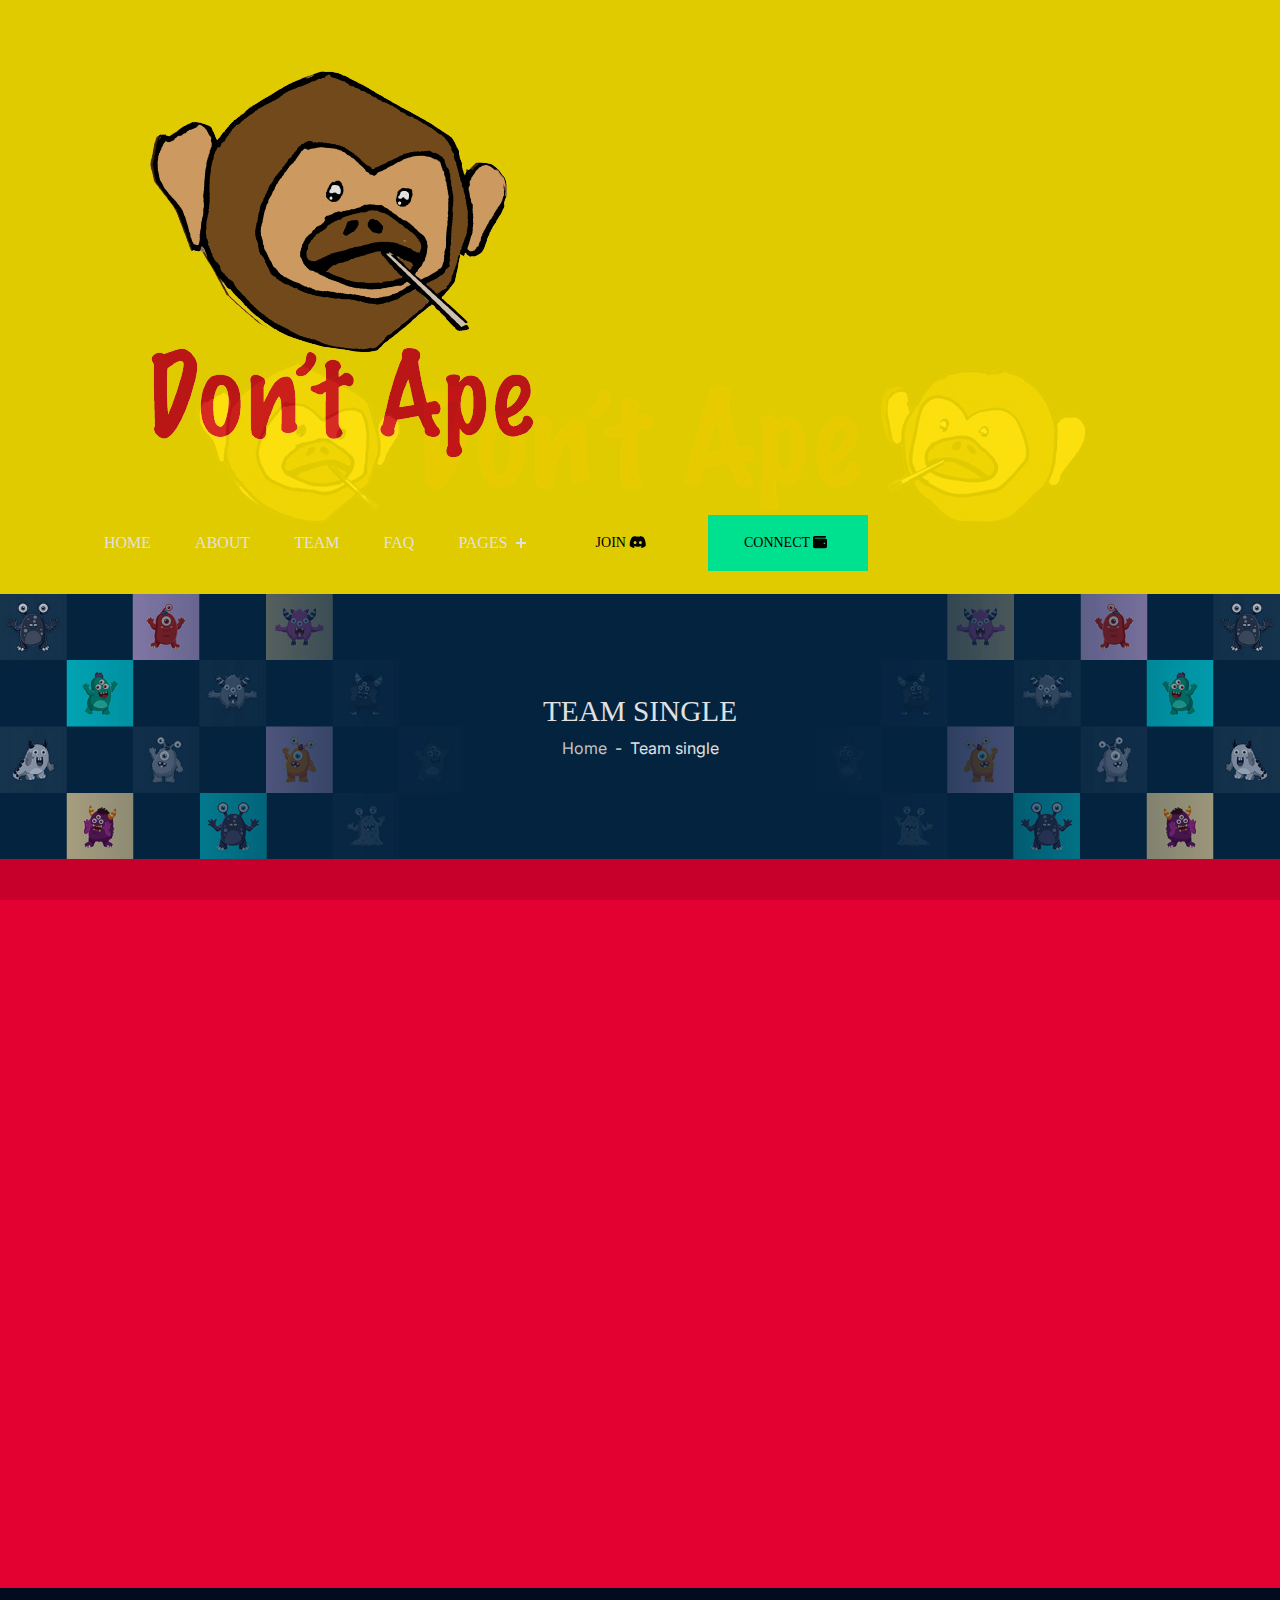
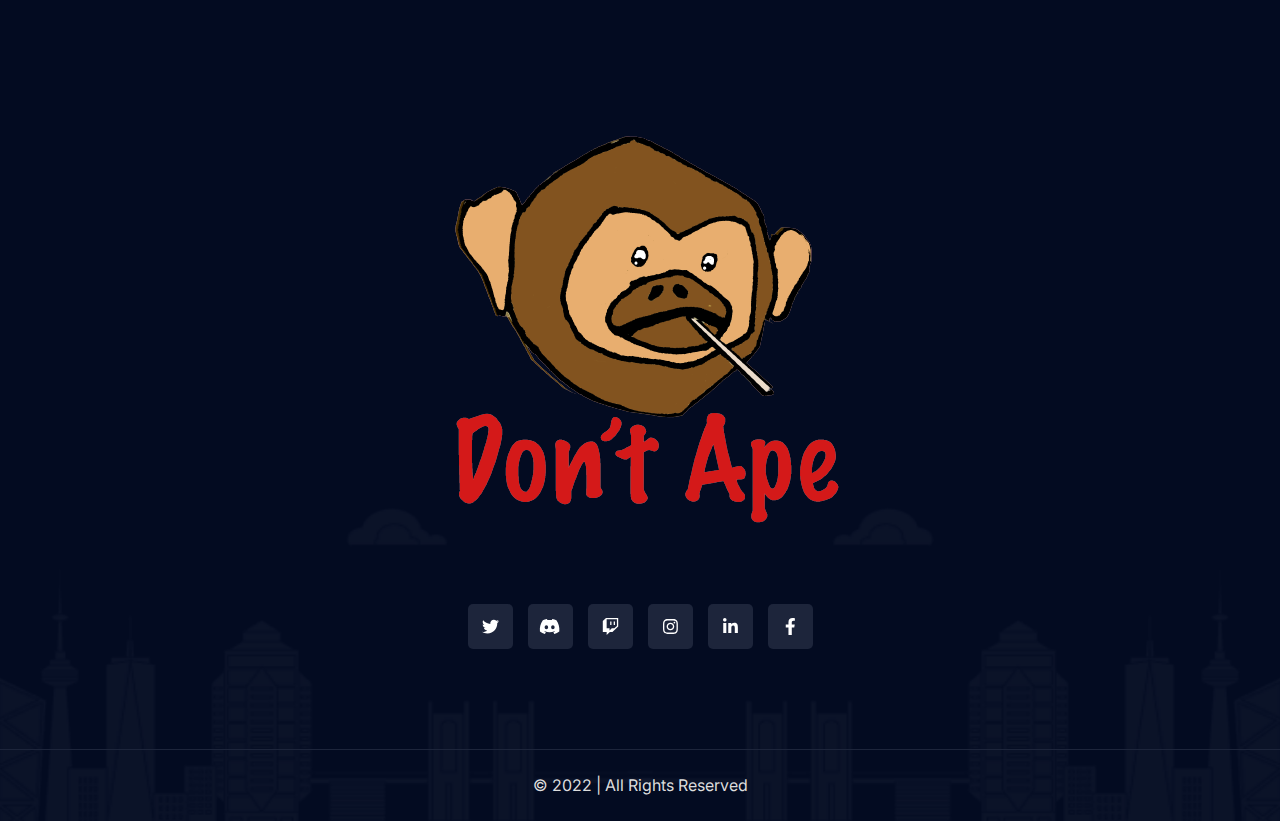
<file: team-single.html>
<!DOCTYPE html>
<html lang="en">

<head>
    <meta charset="UTF-8">
    <meta http-equiv="X-UA-Compatible" content="IE=edge">
    <meta name="viewport" content="width=device-width, initial-scale=1.0">
    <title>NFTPort- NFT landing page HTML Template</title>

    <link rel="shortcut icon" href="assets/images/favicon.png" type="image/x-icon">

    <link rel="stylesheet" href="assets/css/bootstrap.min.css">
    <link rel="stylesheet" href="assets/css/aos.css">
    <link rel="stylesheet" href="assets/css/all.min.css">
    <link rel="stylesheet" href="assets/css/lightcase.css">
    <link rel="stylesheet" href="assets/css/swiper-bundle.min.css">

    <!-- main css for template -->
    <link rel="stylesheet" href="assets/css/style.css">
</head>

<body>

    <!-- ===============>> Preloader start here <<================= -->
    <div class="preloader">
        <img src="assets/images/logo/preloader.png" alt="SuperHero">
    </div>
    <!-- ===============>> Preloader end here <<================= -->



    <!-- ========== Multipage Header Section Starts Here========== -->
    <header class="header-section">
        <div class="header-bottom">
            <div class="container">
                <div class="header-wrapper">
                    <div class="logo">
                        <a href="index.html">
                            <img src="assets/images/logo/logo.png" alt="logo">
                        </a>
                    </div>
                    <div class="menu-area">
                        <ul class="menu">
                            <li>
                                <a href="index.html#home">Home</a>
                            </li>

                            <li>
                                <a href="index.html#about">About</a>
                            </li>
                            <li>
                                <a href="index.html#team">Team</a>
                            </li>
                            <li>
                                <a href="index.html#faq">FAQ</a>
                            </li>
                            <li>
                                <a href="#0">Pages</a>
                                <ul class="submenu">
                                    <li><a href="javsascript:void();">Home</a>
                                        <ul class="submenu">
                                            <li><a href="index.html">Home 1</a></li>
                                            <li><a href="index-2.html">Home 2</a></li>
                                        </ul>
                                    </li>
                                    <li><a href="javsascript:void();">About</a>
                                        <ul class="submenu">
                                            <li><a href="about.html">About</a></li>
                                            <li><a href="roadmap.html">Roadmap</a></li>
                                            <li><a href="faq.html">FAQ</a></li>
                                            <li><a href="team.html">Team</a></li>
                                            <li><a href="team-single.html">Team Single</a></li>
                                        </ul>
                                    </li>
                                    <li><a href="javsascript:void();">Blog</a>
                                        <ul class="submenu">
                                            <li><a href="blog.html">Blog</a></li>
                                            <li><a href="blog-single.html">Blog single</a></li>
                                        </ul>
                                    </li>
                                    <li><a href="collection.html">Collection</a></li>
                                    <li><a href="contact.html">Contact</a></li>
                                    <li><a href="404.html">404 Error</a></li>
                                    <li><a href="coming-soon.html">Coming Soon</a></li>
                                </ul>
                            </li>
                        </ul>
                        <div class="header-btn">
                            <a href="#" class="default-btn default-btn--secondary">
                                <span>Join <i class="fa-brands fa-discord"></i></span>
                            </a>
                            <a href="#" class="default-btn" data-bs-toggle="modal" data-bs-target="#wallet-option">
                                <span>Connect <i class="fa-solid fa-wallet"></i></span>
                            </a>
                        </div>

                        <!-- toggle icons -->
                        <div class="header-bar d-lg-none">
                            <span></span>
                            <span></span>
                            <span></span>
                        </div>
                    </div>
                </div>
            </div>
        </div>
    </header>
    <!-- ========== Multipage Header Section Ends Here========== -->





    <!-- connect wallet modal start -->
    <div class="wallet-modal modal fade" id="wallet-option" tabindex="-1" aria-labelledby="choose-wallet"
        aria-hidden="true">
        <div class="modal-dialog">
            <div class="modal-content">
                <div class="modal-header">
                    <h5 class="modal-title" id="choose-wallet">Connect Your Wallet</h5>
                    <button type="button" class="btn-close" data-bs-dismiss="modal" aria-label="Close"></button>
                </div>
                <div class="modal-body">
                    <p>Please select a wallet to connect for <br> Start Minting your NFTs</p>
                    <ul class="wallet__list">
                        <li class="wallet__list-item"><a href="#"> <span><img src="assets/images/wallet/metamask.jpg"
                                        alt="metamask">
                                </span> </a></li>
                        <li class="wallet__list-item"><a href="#"> <span><img src="assets/images/wallet/coinbase.jpg"
                                        alt="coinbase">
                                </span> </a></li>
                        <li class="wallet__list-item"><a href="#"> <span><img src="assets/images/wallet/bsc.jpg"
                                        alt="bsc">
                                </span></a></li>
                        <li class="wallet__list-item"><a href="#"> <span><img src="assets/images/wallet/trust.jpg"
                                        alt="Trust Wallet">
                                </span></a></li>
                    </ul>
                    <p>By connecting your wallet, you agree to our Terms of Service and our Privacy Policy.</p>
                </div>
            </div>
        </div>
    </div>
    <!-- connect wallet modal end -->



    <!-- ================> Page header start here <================== -->
    <section class="page-header bg--cover" style="background-image: url(assets/images/header/bg.jpg);">
        <div class="container">
            <div class="page-header__content text-center">
                <h3 class="text-uppercase">Team Single</h3>
                <nav style="--bs-breadcrumb-divider: '-';" aria-label="breadcrumb">
                    <ol class="breadcrumb justify-content-center mb-0">
                        <li class="breadcrumb-item"><a href="index.html">Home</a></li>
                        <li class="breadcrumb-item active" aria-current="page">Team single</li>
                    </ol>
                </nav>
            </div>
        </div>
    </section>
    <!-- ================> Page header end here <================== -->



    <!-- ================>Artist section start here <================== -->
    <section class="artist padding-top padding-bottom">
        <div class="container">
            <div class="artist__wrapper">
                <div class="row g-5 align-items-center">
                    <div class="col-lg-6">
                        <div class="artist__thumb" data-aos="fade-up" data-aos-duration="1000">
                            <img src="assets/images/artist/01.png" alt="Artist Image">
                        </div>
                    </div>
                    <div class="col-lg-6">
                        <div class="artist__content" data-aos="fade-up" data-aos-duration="1500">
                            <h2 class="mb-4">Jhon Doe</h2>
                            <p>Lorem ipsum dolor sit amet consectetur adipisicing elit. Quidem tempore rationer natus
                                soluta accusamus expedita harum aliquid ullam? Ex, fugali Lorem ipsum riz dolor sit
                                amet.
                                Lorem ipsum dolor sit amet consectetur adip sicing elit. Modi, ani, ikfe lorem rijjik
                                faoke mio? soluta accusamus
                                expedita harum aliquid ullam? Extea fugali Lorem ipsum riz dolor sit amet.
                            </p>
                            <p>Lorem ipsum dolor sit amet consectetur adipisicing elit. Quidem tempore rationer natus
                                soluta accusamus expedita harum aliquid ullam? Ex, fugali Lorem ipsum riz dolor sit
                                amet.
                                Lorem ipsum dolor sit amet consectetur adip sicing elit.
                            </p>
                            <p>Lorem ipsum dolor sit amet consectetur adipisicing elit. Quidem tempore rationer natus
                                soluta accusamus expedita harum aliquid ullam? Ex.</p>
                            <ul class="social mt-5">
                                <li class="social__item">
                                    <a href="#" class="social__link"><i class="fab fa-twitter"></i></a>
                                </li>
                                <li class="social__item">
                                    <a href="#" class="social__link"><i class="fab fa-discord"></i></a>
                                </li>
                                <li class="social__item">
                                    <a href="#" class="social__link"><i class="fab fa-twitch"></i></a>
                                </li>
                                <li class="social__item">
                                    <a href="#" class="social__link"><i class="fab fa-instagram"></i></a>
                                </li>
                            </ul>
                        </div>
                    </div>
                </div>
            </div>
        </div>
    </section>
    <!-- ================>Artist section end here <================== -->




    <!-- ================> Footer section start here <================== -->
    <footer class="footer" style="background-image: url(assets/images/footer/bg.png);">
        <div class="footer__wrapper padding-top padding-bottom">
            <div class="container">
                <div class="footer__content text-center">
                    <a class="mb-4 d-inline-block" href="index.html"><img src="assets/images/logo/logo.png"
                            alt="Logo"></a>
                    <ul class="social justify-content-center">
                        <li class="social__item">
                            <a href="#" class="social__link"><i class="fab fa-twitter"></i></a>
                        </li>
                        <li class="social__item">
                            <a href="#" class="social__link"><i class="fab fa-discord"></i></a>
                        </li>
                        <li class="social__item">
                            <a href="#" class="social__link"><i class="fab fa-twitch"></i></a>
                        </li>
                        <li class="social__item">
                            <a href="#" class="social__link"><i class="fab fa-instagram"></i></a>
                        </li>
                        <li class="social__item">
                            <a href="#" class="social__link"><i class="fab fa-linkedin-in"></i></a>
                        </li>
                        <li class="social__item">
                            <a href="#" class="social__link"><i class="fab fa-facebook-f"></i></a>
                        </li>
                    </ul>
                </div>
            </div>
        </div>
        <div class="footer__copyright">
            <div class="container">
                <div class="text-center py-4">
                    <p class=" mb-0">© 2022 | All Rights Reserved </p>
                </div>
            </div>
        </div>
    </footer>
    <!-- ================> Footer section end here <================== -->




    <!-- vendor plugins -->
    <script src="assets/js/jquery-3.6.0.min.js"></script>
    <script src="assets/js/bootstrap.bundle.min.js"></script>
    <script src="assets/js/all.min.js"></script>
    <script src="assets/js/swiper-bundle.min.js"></script>
    <script src="assets/js/aos.js"></script>
    <script src="assets/js/lightcase.js"></script>
    <script src="assets/js/purecounter_vanilla.js"></script>
    <script src="assets/js/countdown.min.js"></script>
    <script src="assets/js/custom.js"></script>
</body>

</html>
</file>
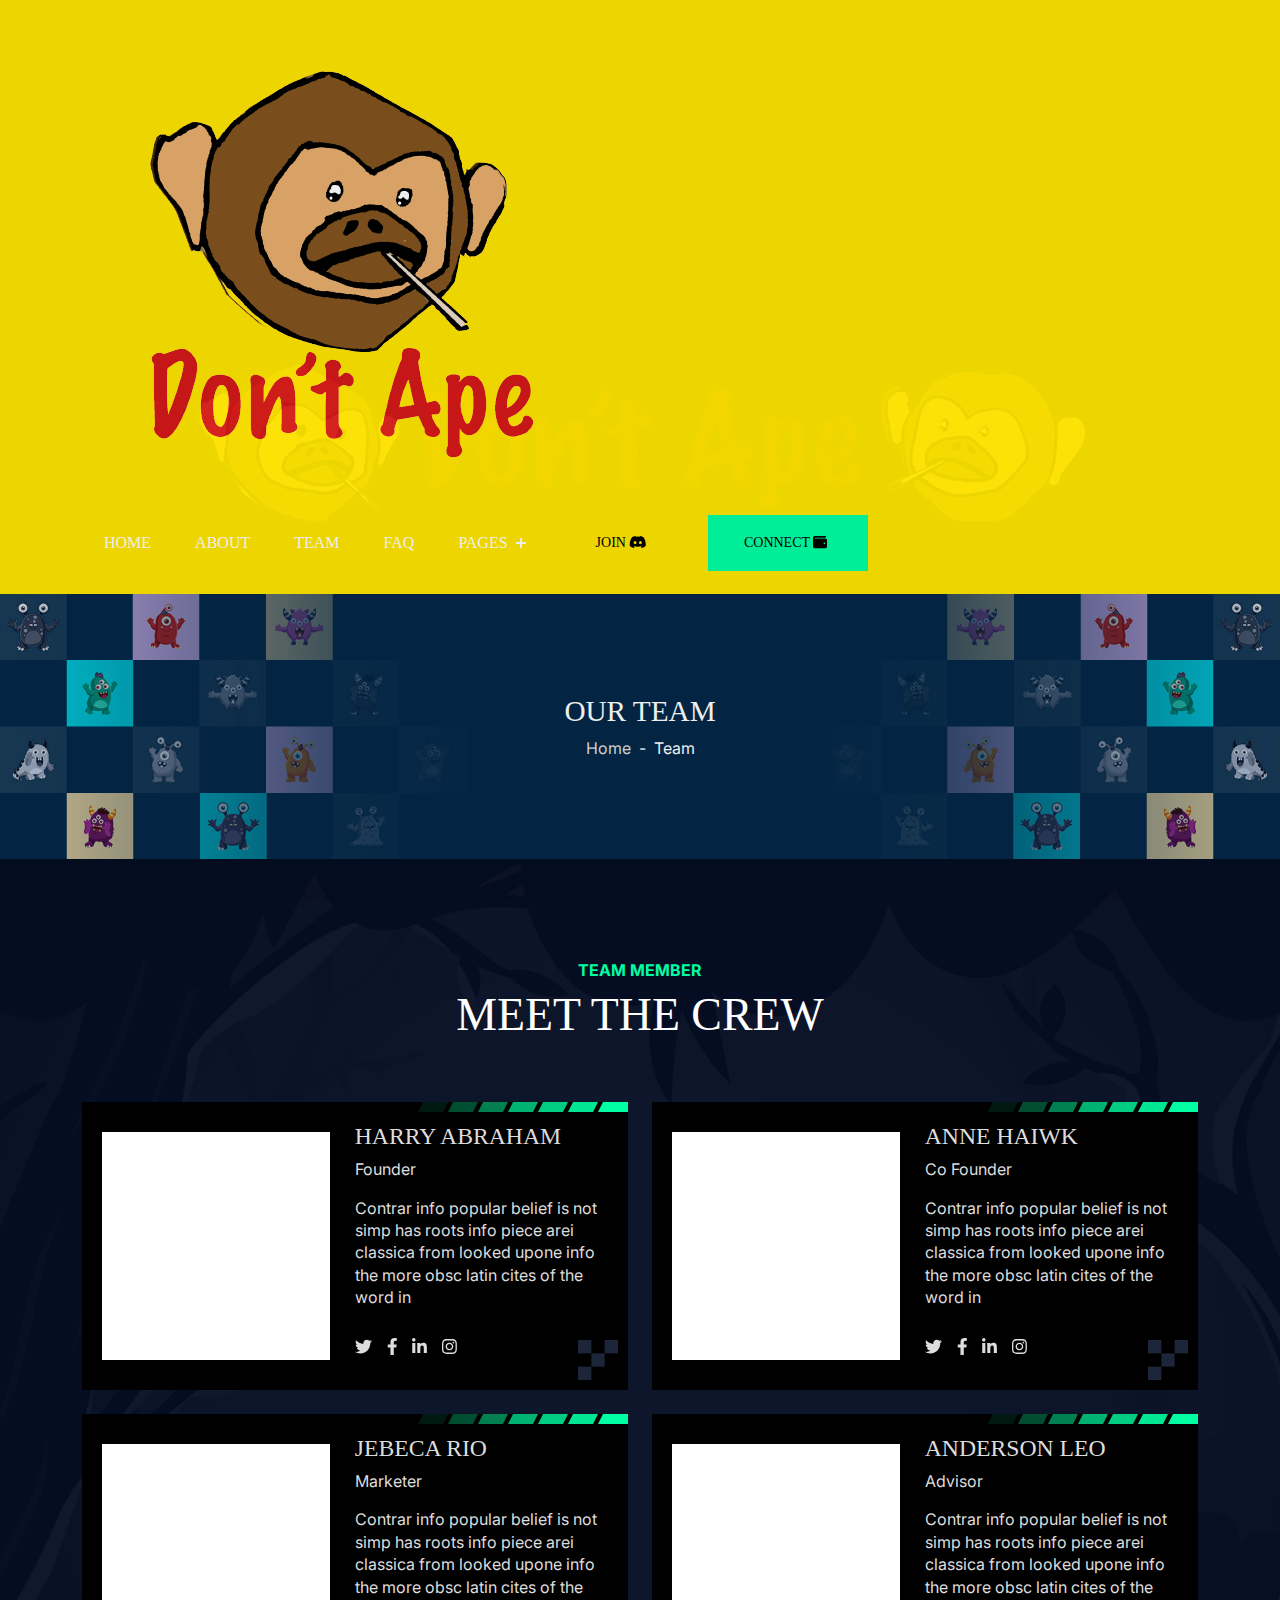
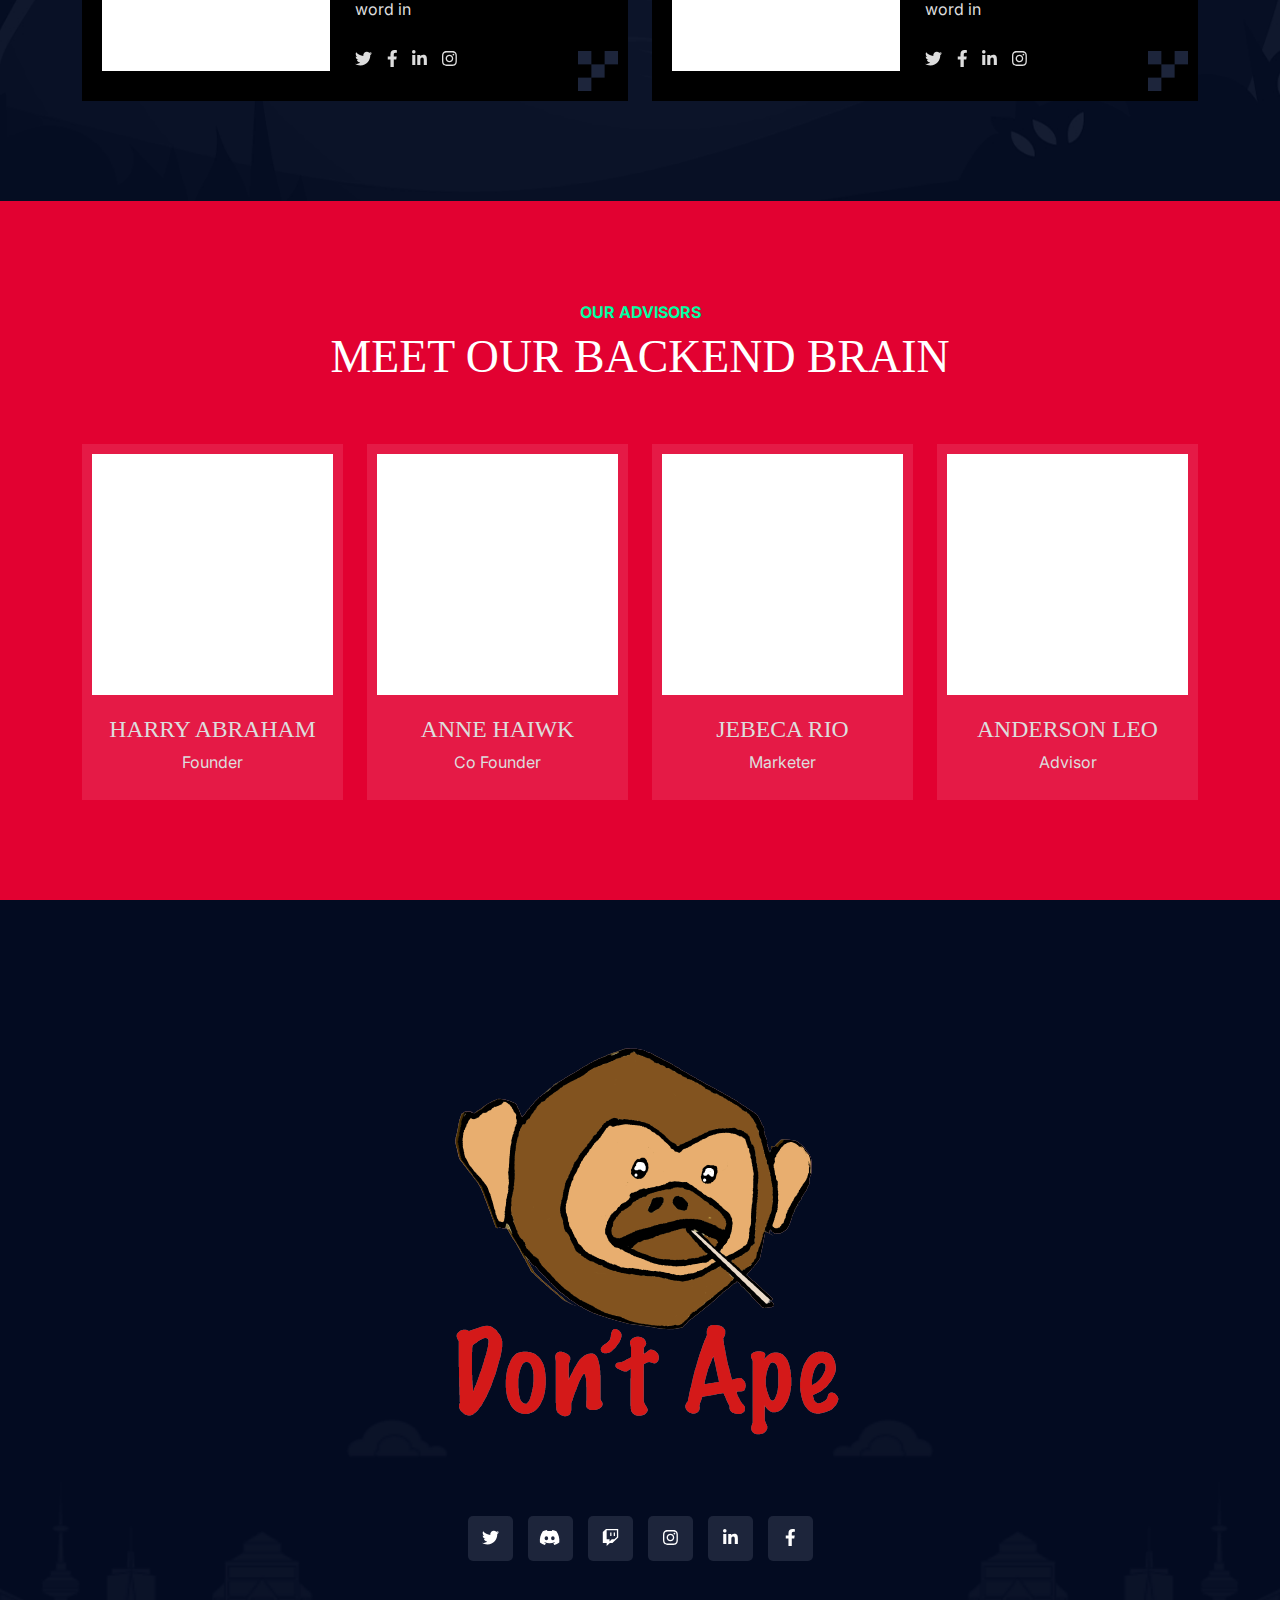
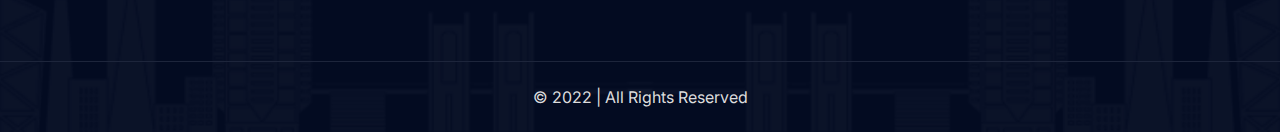
<file: team.html>
<!DOCTYPE html>
<html lang="en">

<head>
    <meta charset="UTF-8">
    <meta http-equiv="X-UA-Compatible" content="IE=edge">
    <meta name="viewport" content="width=device-width, initial-scale=1.0">
    <title>NFTPort- NFT landing page HTML Template</title>

    <link rel="shortcut icon" href="assets/images/favicon.png" type="image/x-icon">

    <link rel="stylesheet" href="assets/css/bootstrap.min.css">
    <link rel="stylesheet" href="assets/css/aos.css">
    <link rel="stylesheet" href="assets/css/all.min.css">
    <link rel="stylesheet" href="assets/css/lightcase.css">
    <link rel="stylesheet" href="assets/css/swiper-bundle.min.css">

    <!-- main css for template -->
    <link rel="stylesheet" href="assets/css/style.css">
</head>

<body>

    <!-- ===============>> Preloader start here <<================= -->
    <div class="preloader">
        <img src="assets/images/logo/preloader.png" alt="SuperHero">
    </div>
    <!-- ===============>> Preloader end here <<================= -->



    <!-- ========== Multipage Header Section Starts Here========== -->
    <header class="header-section">
        <div class="header-bottom">
            <div class="container">
                <div class="header-wrapper">
                    <div class="logo">
                        <a href="index.html">
                            <img src="assets/images/logo/logo.png" alt="logo">
                        </a>
                    </div>
                    <div class="menu-area">
                        <ul class="menu">
                            <li>
                                <a href="index.html#home">Home</a>
                            </li>

                            <li>
                                <a href="index.html#about">About</a>
                            </li>
                            <li>
                                <a href="index.html#team">Team</a>
                            </li>
                            <li>
                                <a href="index.html#faq">FAQ</a>
                            </li>
                            <li>
                                <a href="#0">Pages</a>
                                <ul class="submenu">
                                    <li><a href="javsascript:void();">Home</a>
                                        <ul class="submenu">
                                            <li><a href="index.html">Home 1</a></li>
                                            <li><a href="index-2.html">Home 2</a></li>
                                        </ul>
                                    </li>
                                    <li><a href="javsascript:void();">About</a>
                                        <ul class="submenu">
                                            <li><a href="about.html">About</a></li>
                                            <li><a href="roadmap.html">Roadmap</a></li>
                                            <li><a href="faq.html">FAQ</a></li>
                                            <li><a href="team.html">Team</a></li>
                                            <li><a href="team-single.html">Team Single</a></li>
                                        </ul>
                                    </li>
                                    <li><a href="javsascript:void();">Blog</a>
                                        <ul class="submenu">
                                            <li><a href="blog.html">Blog</a></li>
                                            <li><a href="blog-single.html">Blog single</a></li>
                                        </ul>
                                    </li>
                                    <li><a href="collection.html">Collection</a></li>
                                    <li><a href="contact.html">Contact</a></li>
                                    <li><a href="404.html">404 Error</a></li>
                                    <li><a href="coming-soon.html">Coming Soon</a></li>
                                </ul>
                            </li>
                        </ul>
                        <div class="header-btn">
                            <a href="#" class="default-btn default-btn--secondary">
                                <span>Join <i class="fa-brands fa-discord"></i></span>
                            </a>
                            <a href="#" class="default-btn" data-bs-toggle="modal" data-bs-target="#wallet-option">
                                <span>Connect <i class="fa-solid fa-wallet"></i></span>
                            </a>
                        </div>

                        <!-- toggle icons -->
                        <div class="header-bar d-lg-none">
                            <span></span>
                            <span></span>
                            <span></span>
                        </div>
                    </div>
                </div>
            </div>
        </div>
    </header>
    <!-- ========== Multipage Header Section Ends Here========== -->





    <!-- connect wallet modal start -->
    <div class="wallet-modal modal fade" id="wallet-option" tabindex="-1" aria-labelledby="choose-wallet"
        aria-hidden="true">
        <div class="modal-dialog">
            <div class="modal-content">
                <div class="modal-header">
                    <h5 class="modal-title" id="choose-wallet">Connect Your Wallet</h5>
                    <button type="button" class="btn-close" data-bs-dismiss="modal" aria-label="Close"></button>
                </div>
                <div class="modal-body">
                    <p>Please select a wallet to connect for <br> Start Minting your NFTs</p>
                    <ul class="wallet__list">
                        <li class="wallet__list-item"><a href="#"> <span><img src="assets/images/wallet/metamask.jpg"
                                        alt="metamask">
                                </span> </a></li>
                        <li class="wallet__list-item"><a href="#"> <span><img src="assets/images/wallet/coinbase.jpg"
                                        alt="coinbase">
                                </span> </a></li>
                        <li class="wallet__list-item"><a href="#"> <span><img src="assets/images/wallet/bsc.jpg"
                                        alt="bsc">
                                </span></a></li>
                        <li class="wallet__list-item"><a href="#"> <span><img src="assets/images/wallet/trust.jpg"
                                        alt="Trust Wallet">
                                </span></a></li>
                    </ul>
                    <p>By connecting your wallet, you agree to our Terms of Service and our Privacy Policy.</p>
                </div>
            </div>
        </div>
    </div>
    <!-- connect wallet modal end -->



    <!-- ================> Page header start here <================== -->
    <section class="page-header bg--cover" style="background-image: url(assets/images/header/bg.jpg);">
        <div class="container">
            <div class="page-header__content text-center">
                <h3 class="text-uppercase">Our Team</h3>
                <nav style="--bs-breadcrumb-divider: '-';" aria-label="breadcrumb">
                    <ol class="breadcrumb justify-content-center mb-0">
                        <li class="breadcrumb-item"><a href="index.html">Home</a></li>
                        <li class="breadcrumb-item active" aria-current="page">Team</li>
                    </ol>
                </nav>
            </div>
        </div>
    </section>
    <!-- ================> Page header end here <================== -->


    <!-- ================>Team section start here <================== -->
    <section class="team padding-top padding-bottom" style="background-image: url(assets/images/team/bg.jpg);"
        id="team">
        <div class="container">
            <div class="section-header text-center">
                <p class="subtitle">Team Member</p>
                <h2>Meet the Crew</h2>
            </div>
            <div class="team__wrapper">
                <div class="row g-4">
                    <div class="col-lg-6">
                        <div class="team__item">
                            <div class="team__item-inner">
                                <div class="team__item-thumb">
                                    <img src="assets/images/team/01.jpg" alt="Team Image">
                                </div>
                                <div class="team__item-content">
                                    <div class="team__item-author">
                                        <h4><a href="team-single.html">Harry Abraham</a> </h4>
                                        <p>Founder</p>
                                    </div>
                                    <p>Contrar info popular belief is not simp
                                        has roots info piece arei classica from
                                        looked upone info the more obsc latin
                                        cites of the word in</p>
                                    <ul class="social">
                                        <li><a href="#" class="social__link"><i class="fa-brands fa-twitter"></i></a>
                                        </li>
                                        <li><a href="#" class="social__link"><i class="fa-brands fa-facebook-f"></i></a>
                                        </li>
                                        <li><a href="#" class="social__link"><i
                                                    class="fa-brands fa-linkedin-in"></i></a>
                                        </li>
                                        <li><a href="#" class="social__link"><i class="fa-brands fa-instagram"></i></a>
                                        </li>
                                    </ul>
                                </div>
                            </div>
                            <span class="svg-shape"><svg xmlns="http://www.w3.org/2000/svg"
                                    xmlns:xlink="http://www.w3.org/1999/xlink" width="210px" height="10px">
                                    <path fill-rule="evenodd" fill-opacity="0.102" d=" M5.000,-0.001 L30.000,-0.001 L25.000,9.999 L-0.000,9.999 L5.000,-0.001
                                                                        Z" />
                                    <path fill-rule="evenodd" fill-opacity="0.302" d=" M35.000,-0.001 L60.000,-0.001 L55.000,9.999 L30.000,9.999 L35.000,-0.001
                                                                        Z" />
                                    <path fill-rule="evenodd" fill-opacity="0.502" d=" M65.000,-0.001 L90.000,-0.001 L85.000,9.999 L60.000,9.999 L65.000,-0.001
                                                                        Z" />
                                    <path fill-rule="evenodd" fill-opacity="0.702" d=" M95.000,-0.001 L120.000,-0.001 L115.000,9.999 L90.000,9.999 L95.000,-0.001
                                                                        Z" />
                                    <path fill-rule="evenodd" fill-opacity="0.8" d=" M125.000,-0.001 L150.000,-0.001 L145.000,9.999 L120.000,9.999
                                                                        L125.000,-0.001 Z" />
                                    <path fill-rule="evenodd" fill-opacity="0.902" d=" M155.000,-0.001 L180.000,-0.001 L175.000,9.999 L150.000,9.999
                                                                        L155.000,-0.001 Z" />
                                    <path fill-rule="evenodd" d=" M185.000,-0.001 L210.000,-0.001 L210.000,9.999 L180.000,9.999
                                                                        L185.000,-0.001 Z" />
                                </svg></span>
                        </div>
                    </div>
                    <div class="col-lg-6">
                        <div class="team__item">
                            <div class="team__item-inner">
                                <div class="team__item-thumb">
                                    <img src="assets/images/team/02.jpg" alt="Team Image">
                                </div>
                                <div class="team__item-content">
                                    <div class="team__item-author">
                                        <h4><a href="team-single.html">Anne Haiwk</a> </h4>
                                        <p>Co Founder</p>
                                    </div>
                                    <p>Contrar info popular belief is not simp
                                        has roots info piece arei classica from
                                        looked upone info the more obsc latin
                                        cites of the word in</p>
                                    <ul class="social">
                                        <li><a href="#" class="social__link"><i class="fa-brands fa-twitter"></i></a>
                                        </li>
                                        <li><a href="#" class="social__link"><i class="fa-brands fa-facebook-f"></i></a>
                                        </li>
                                        <li><a href="#" class="social__link"><i
                                                    class="fa-brands fa-linkedin-in"></i></a>
                                        </li>
                                        <li><a href="#" class="social__link"><i class="fa-brands fa-instagram"></i></a>
                                        </li>
                                    </ul>
                                </div>
                            </div>
                            <span class="svg-shape"><svg xmlns="http://www.w3.org/2000/svg"
                                    xmlns:xlink="http://www.w3.org/1999/xlink" width="210px" height="10px">
                                    <path fill-rule="evenodd" fill-opacity="0.102" d=" M5.000,-0.001 L30.000,-0.001 L25.000,9.999 L-0.000,9.999 L5.000,-0.001
                                                                        Z" />
                                    <path fill-rule="evenodd" fill-opacity="0.302" d=" M35.000,-0.001 L60.000,-0.001 L55.000,9.999 L30.000,9.999 L35.000,-0.001
                                                                        Z" />
                                    <path fill-rule="evenodd" fill-opacity="0.502" d=" M65.000,-0.001 L90.000,-0.001 L85.000,9.999 L60.000,9.999 L65.000,-0.001
                                                                        Z" />
                                    <path fill-rule="evenodd" fill-opacity="0.702" d=" M95.000,-0.001 L120.000,-0.001 L115.000,9.999 L90.000,9.999 L95.000,-0.001
                                                                        Z" />
                                    <path fill-rule="evenodd" fill-opacity="0.8" d=" M125.000,-0.001 L150.000,-0.001 L145.000,9.999 L120.000,9.999
                                                                        L125.000,-0.001 Z" />
                                    <path fill-rule="evenodd" fill-opacity="0.902" d=" M155.000,-0.001 L180.000,-0.001 L175.000,9.999 L150.000,9.999
                                                                        L155.000,-0.001 Z" />
                                    <path fill-rule="evenodd" d=" M185.000,-0.001 L210.000,-0.001 L210.000,9.999 L180.000,9.999
                                                                        L185.000,-0.001 Z" />
                                </svg></span>
                        </div>
                    </div>
                    <div class="col-lg-6">
                        <div class="team__item">
                            <div class="team__item-inner">
                                <div class="team__item-thumb">
                                    <img src="assets/images/team/03.jpg" alt="Team Image">
                                </div>
                                <div class="team__item-content">
                                    <div class="team__item-author">
                                        <h4><a href="team-single.html">Jebeca Rio</a> </h4>
                                        <p>Marketer</p>
                                    </div>
                                    <p>Contrar info popular belief is not simp
                                        has roots info piece arei classica from
                                        looked upone info the more obsc latin
                                        cites of the word in</p>
                                    <ul class="social">
                                        <li><a href="#" class="social__link"><i class="fa-brands fa-twitter"></i></a>
                                        </li>
                                        <li><a href="#" class="social__link"><i class="fa-brands fa-facebook-f"></i></a>
                                        </li>
                                        <li><a href="#" class="social__link"><i
                                                    class="fa-brands fa-linkedin-in"></i></a>
                                        </li>
                                        <li><a href="#" class="social__link"><i class="fa-brands fa-instagram"></i></a>
                                        </li>
                                    </ul>
                                </div>
                            </div>
                            <span class="svg-shape"><svg xmlns="http://www.w3.org/2000/svg"
                                    xmlns:xlink="http://www.w3.org/1999/xlink" width="210px" height="10px">
                                    <path fill-rule="evenodd" fill-opacity="0.102" d=" M5.000,-0.001 L30.000,-0.001 L25.000,9.999 L-0.000,9.999 L5.000,-0.001
                                                                        Z" />
                                    <path fill-rule="evenodd" fill-opacity="0.302" d=" M35.000,-0.001 L60.000,-0.001 L55.000,9.999 L30.000,9.999 L35.000,-0.001
                                                                        Z" />
                                    <path fill-rule="evenodd" fill-opacity="0.502" d=" M65.000,-0.001 L90.000,-0.001 L85.000,9.999 L60.000,9.999 L65.000,-0.001
                                                                        Z" />
                                    <path fill-rule="evenodd" fill-opacity="0.702" d=" M95.000,-0.001 L120.000,-0.001 L115.000,9.999 L90.000,9.999 L95.000,-0.001
                                                                        Z" />
                                    <path fill-rule="evenodd" fill-opacity="0.8" d=" M125.000,-0.001 L150.000,-0.001 L145.000,9.999 L120.000,9.999
                                                                        L125.000,-0.001 Z" />
                                    <path fill-rule="evenodd" fill-opacity="0.902" d=" M155.000,-0.001 L180.000,-0.001 L175.000,9.999 L150.000,9.999
                                                                        L155.000,-0.001 Z" />
                                    <path fill-rule="evenodd" d=" M185.000,-0.001 L210.000,-0.001 L210.000,9.999 L180.000,9.999
                                                                        L185.000,-0.001 Z" />
                                </svg></span>
                        </div>
                    </div>
                    <div class="col-lg-6">
                        <div class="team__item">
                            <div class="team__item-inner">
                                <div class="team__item-thumb">
                                    <img src="assets/images/team/04.jpg" alt="Team Image">
                                </div>
                                <div class="team__item-content">
                                    <div class="team__item-author">
                                        <h4><a href="team-single.html">Anderson Leo</a> </h4>
                                        <p>Advisor</p>
                                    </div>
                                    <p>Contrar info popular belief is not simp
                                        has roots info piece arei classica from
                                        looked upone info the more obsc latin
                                        cites of the word in</p>
                                    <ul class="social">
                                        <li><a href="#" class="social__link"><i class="fa-brands fa-twitter"></i></a>
                                        </li>
                                        <li><a href="#" class="social__link"><i class="fa-brands fa-facebook-f"></i></a>
                                        </li>
                                        <li><a href="#" class="social__link"><i
                                                    class="fa-brands fa-linkedin-in"></i></a>
                                        </li>
                                        <li><a href="#" class="social__link"><i class="fa-brands fa-instagram"></i></a>
                                        </li>
                                    </ul>
                                </div>
                            </div>
                            <span class="svg-shape"><svg xmlns="http://www.w3.org/2000/svg"
                                    xmlns:xlink="http://www.w3.org/1999/xlink" width="210px" height="10px">
                                    <path fill-rule="evenodd" fill-opacity="0.102" d=" M5.000,-0.001 L30.000,-0.001 L25.000,9.999 L-0.000,9.999 L5.000,-0.001
                                                                        Z" />
                                    <path fill-rule="evenodd" fill-opacity="0.302" d=" M35.000,-0.001 L60.000,-0.001 L55.000,9.999 L30.000,9.999 L35.000,-0.001
                                                                        Z" />
                                    <path fill-rule="evenodd" fill-opacity="0.502" d=" M65.000,-0.001 L90.000,-0.001 L85.000,9.999 L60.000,9.999 L65.000,-0.001
                                                                        Z" />
                                    <path fill-rule="evenodd" fill-opacity="0.702" d=" M95.000,-0.001 L120.000,-0.001 L115.000,9.999 L90.000,9.999 L95.000,-0.001
                                                                        Z" />
                                    <path fill-rule="evenodd" fill-opacity="0.8" d=" M125.000,-0.001 L150.000,-0.001 L145.000,9.999 L120.000,9.999
                                                                        L125.000,-0.001 Z" />
                                    <path fill-rule="evenodd" fill-opacity="0.902" d=" M155.000,-0.001 L180.000,-0.001 L175.000,9.999 L150.000,9.999
                                                                        L155.000,-0.001 Z" />
                                    <path fill-rule="evenodd" d=" M185.000,-0.001 L210.000,-0.001 L210.000,9.999 L180.000,9.999
                                                                        L185.000,-0.001 Z" />
                                </svg></span>
                        </div>
                    </div>
                </div>
            </div>
        </div>
    </section>
    <!-- ================>Team section end here <================== -->






    <!-- ================>Team section start here <================== -->
    <section class="team padding-top padding-bottom">
        <div class="container">
            <div class="section-header text-center">
                <p class="subtitle">Our Advisors</p>
                <h2>Meet Our backend brain</h2>
            </div>
            <div class="team__wrapper">
                <div class="row g-4">
                    <div class="col-lg-3 col-sm-6">
                        <div class="team__item team__item--style2">
                            <div class="team__item-inner">
                                <div class="team__item-thumb">
                                    <img src="assets/images/team/01.jpg" alt="Team Image">
                                </div>
                                <div class="team__item-content">
                                    <div class="team__item-author">
                                        <h4><a href="team-single.html">Harry Abraham</a> </h4>
                                        <p>Founder</p>
                                    </div>
                                </div>
                            </div>
                        </div>
                    </div>
                    <div class="col-lg-3 col-sm-6">
                        <div class="team__item team__item--style2">
                            <div class="team__item-inner">
                                <div class="team__item-thumb">
                                    <img src="assets/images/team/02.jpg" alt="Team Image">
                                </div>
                                <div class="team__item-content">
                                    <div class="team__item-author">
                                        <h4><a href="team-single.html">Anne Haiwk</a> </h4>
                                        <p>Co Founder</p>
                                    </div>
                                </div>
                            </div>
                        </div>
                    </div>
                    <div class="col-lg-3 col-sm-6">
                        <div class="team__item team__item--style2">
                            <div class="team__item-inner">
                                <div class="team__item-thumb">
                                    <img src="assets/images/team/03.jpg" alt="Team Image">
                                </div>
                                <div class="team__item-content">
                                    <div class="team__item-author">
                                        <h4><a href="team-single.html">Jebeca Rio</a> </h4>
                                        <p>Marketer</p>
                                    </div>
                                </div>
                            </div>
                        </div>
                    </div>
                    <div class="col-lg-3 col-sm-6">
                        <div class="team__item team__item--style2">
                            <div class="team__item-inner">
                                <div class="team__item-thumb">
                                    <img src="assets/images/team/04.jpg" alt="Team Image">
                                </div>
                                <div class="team__item-content">
                                    <div class="team__item-author">
                                        <h4><a href="team-single.html">Anderson Leo</a> </h4>
                                        <p>Advisor</p>
                                    </div>
                                </div>
                            </div>
                        </div>
                    </div>
                </div>
            </div>
        </div>
    </section>
    <!-- ================>Team section end here <================== -->






    <!-- ================> Footer section start here <================== -->
    <footer class="footer" style="background-image: url(assets/images/footer/bg.png);">
        <div class="footer__wrapper padding-top padding-bottom">
            <div class="container">
                <div class="footer__content text-center">
                    <a class="mb-4 d-inline-block" href="index.html"><img src="assets/images/logo/logo.png"
                            alt="Logo"></a>
                    <ul class="social justify-content-center">
                        <li class="social__item">
                            <a href="#" class="social__link"><i class="fab fa-twitter"></i></a>
                        </li>
                        <li class="social__item">
                            <a href="#" class="social__link"><i class="fab fa-discord"></i></a>
                        </li>
                        <li class="social__item">
                            <a href="#" class="social__link"><i class="fab fa-twitch"></i></a>
                        </li>
                        <li class="social__item">
                            <a href="#" class="social__link"><i class="fab fa-instagram"></i></a>
                        </li>
                        <li class="social__item">
                            <a href="#" class="social__link"><i class="fab fa-linkedin-in"></i></a>
                        </li>
                        <li class="social__item">
                            <a href="#" class="social__link"><i class="fab fa-facebook-f"></i></a>
                        </li>
                    </ul>
                </div>
            </div>
        </div>
        <div class="footer__copyright">
            <div class="container">
                <div class="text-center py-4">
                    <p class=" mb-0">© 2022 | All Rights Reserved </p>
                </div>
            </div>
        </div>
    </footer>
    <!-- ================> Footer section end here <================== -->




    <!-- vendor plugins -->
    <script src="assets/js/jquery-3.6.0.min.js"></script>
    <script src="assets/js/bootstrap.bundle.min.js"></script>
    <script src="assets/js/all.min.js"></script>
    <script src="assets/js/swiper-bundle.min.js"></script>
    <script src="assets/js/aos.js"></script>
    <script src="assets/js/lightcase.js"></script>
    <script src="assets/js/purecounter_vanilla.js"></script>
    <script src="assets/js/countdown.min.js"></script>
    <script src="assets/js/custom.js"></script>
</body>

</html>
</file>
<file: assets/css/style.css>
@charset "UTF-8";
/*!
Template Name: NFTPort
Template URI: https: //www.templatemonster.com/authors/codexcoder/
Author: codexcoder
Author URI: https: //www.templatemonster.com/authors/codexcoder/
Description: Description
Version: 1.0.0
Text Domain: NFTPort
Tags:nft, nftminting, nft landing page, nft offer, nft mint landing page, nft product anding page

*/
/*=====================================================================*/
/*! normalize.css v8.0.1 | MIT License | github.com/necolas/normalize.css */
/* Document
   ========================================================================== */
/**
 * 1. Correct the line height in all browsers.
 * 2. Prevent adjustments of font size after orientation changes in iOS.
 */
@import url("https://fonts.googleapis.com/css2?family=Bakbak+One&family=Inter:wght@100;200;300;400;500;600;700;800;900&display=swap");
html {
  line-height: 1.15;
  /* 1 */
  -webkit-text-size-adjust: 100%;
  /* 2 */
}

/* Sections
   ========================================================================== */
/**
 * Remove the margin in all browsers.
 */
body {
  margin: 0;
}

/**
 * Render the `main` element consistently in IE.
 */
main {
  display: block;
}

/**
 * Correct the font size and margin on `h1` elements within `section` and
 * `article` contexts in Chrome, Firefox, and Safari.
 */
h1 {
  font-size: 2em;
}

/* Grouping content
   ========================================================================== */
/**
 * 1. Add the correct box sizing in Firefox.
 * 2. Show the overflow in Edge and IE.
 */
hr {
  box-sizing: content-box;
  /* 1 */
  height: 0;
  /* 1 */
  overflow: visible;
  /* 2 */
}

/**
 * 1. Correct the inheritance and scaling of font size in all browsers.
 * 2. Correct the odd `em` font sizing in all browsers.
 */
pre {
  font-family: monospace, monospace;
  /* 1 */
  font-size: 1em;
  /* 2 */
}

/* Text-level semantics
   ========================================================================== */
/**
 * Remove the gray background on active links in IE 10.
 */
a {
  background-color: transparent;
}

/**
 * 1. Remove the bottom border in Chrome 57-
 * 2. Add the correct text decoration in Chrome, Edge, IE, Opera, and Safari.
 */
abbr[title] {
  border-bottom: none;
  /* 1 */
  text-decoration: underline;
  /* 2 */
  text-decoration: underline dotted;
  /* 2 */
}

/**
 * Add the correct font weight in Chrome, Edge, and Safari.
 */
b,
strong {
  font-weight: bolder;
}

/**
 * 1. Correct the inheritance and scaling of font size in all browsers.
 * 2. Correct the odd `em` font sizing in all browsers.
 */
code,
kbd,
samp {
  font-family: monospace, monospace;
  /* 1 */
  font-size: 1em;
  /* 2 */
}

/**
 * Add the correct font size in all browsers.
 */
small {
  font-size: 80%;
}

/**
 * Prevent `sub` and `sup` elements from affecting the line height in
 * all browsers.
 */
sub,
sup {
  font-size: 75%;
  line-height: 0;
  position: relative;
  vertical-align: baseline;
}

sub {
  bottom: -0.25em;
}

sup {
  top: -0.5em;
}

/* Embedded content
   ========================================================================== */
/**
 * Remove the border on images inside links in IE 10.
 */
img {
  border-style: none;
}

/* Forms
   ========================================================================== */
/**
 * 1. Change the font styles in all browsers.
 * 2. Remove the margin in Firefox and Safari.
 */
button,
input,
optgroup,
select,
textarea {
  font-family: inherit;
  /* 1 */
  font-size: 100%;
  /* 1 */
  line-height: 1.15;
  /* 1 */
  margin: 0;
  /* 2 */
}

/**
 * Show the overflow in IE.
 * 1. Show the overflow in Edge.
 */
button,
input {
  /* 1 */
  overflow: visible;
}

/**
 * Remove the inheritance of text transform in Edge, Firefox, and IE.
 * 1. Remove the inheritance of text transform in Firefox.
 */
button,
select {
  /* 1 */
  text-transform: none;
}

/**
 * Correct the inability to style clickable types in iOS and Safari.
 */
button,
[type=button],
[type=reset],
[type=submit] {
  -webkit-appearance: button;
}

/**
 * Remove the inner border and padding in Firefox.
 */
button::-moz-focus-inner,
[type=button]::-moz-focus-inner,
[type=reset]::-moz-focus-inner,
[type=submit]::-moz-focus-inner {
  border-style: none;
  padding: 0;
}

/**
 * Restore the focus styles unset by the previous rule.
 */
button:-moz-focusring,
[type=button]:-moz-focusring,
[type=reset]:-moz-focusring,
[type=submit]:-moz-focusring {
  outline: 1px dotted ButtonText;
}

/**
 * Correct the padding in Firefox.
 */
fieldset {
  padding: 0.35em 0.75em 0.625em;
}

/**
 * 1. Correct the text wrapping in Edge and IE.
 * 2. Correct the color inheritance from `fieldset` elements in IE.
 * 3. Remove the padding so developers are not caught out when they zero out
 *    `fieldset` elements in all browsers.
 */
legend {
  box-sizing: border-box;
  /* 1 */
  color: inherit;
  /* 2 */
  display: table;
  /* 1 */
  max-width: 100%;
  /* 1 */
  padding: 0;
  /* 3 */
  white-space: normal;
  /* 1 */
}

/**
 * Add the correct vertical alignment in Chrome, Firefox, and Opera.
 */
progress {
  vertical-align: baseline;
}

/**
 * Remove the default vertical scrollbar in IE 10+.
 */
textarea {
  overflow: auto;
}

/**
 * 1. Add the correct box sizing in IE 10.
 * 2. Remove the padding in IE 10.
 */
[type=checkbox],
[type=radio] {
  box-sizing: border-box;
  /* 1 */
  padding: 0;
  /* 2 */
}

/**
 * Correct the cursor style of increment and decrement buttons in Chrome.
 */
[type=number]::-webkit-inner-spin-button,
[type=number]::-webkit-outer-spin-button {
  height: auto;
}

/**
 * 1. Correct the odd appearance in Chrome and Safari.
 * 2. Correct the outline style in Safari.
 */
[type=search] {
  -webkit-appearance: textfield;
  /* 1 */
  outline-offset: -2px;
  /* 2 */
}

/**
 * Remove the inner padding in Chrome and Safari on macOS.
 */
[type=search]::-webkit-search-decoration {
  -webkit-appearance: none;
}

/**
 * 1. Correct the inability to style clickable types in iOS and Safari.
 * 2. Change font properties to `inherit` in Safari.
 */
::-webkit-file-upload-button {
  -webkit-appearance: button;
  /* 1 */
  font: inherit;
  /* 2 */
}

/* Interactive
   ========================================================================== */
/*
 * Add the correct display in Edge, IE 10+, and Firefox.
 */
details {
  display: block;
}

/*
 * Add the correct display in all browsers.
 */
summary {
  display: list-item;
}

/* Misc
   ========================================================================== */
/**
 * Add the correct display in IE 10+.
 */
template {
  display: none;
}

/**
 * Add the correct display in IE 10.
 */
[hidden] {
  display: none;
}

/**
 * Basic typography style for copy text
 */
body {
  color: #dddddd;
  font-size: 1rem;
  line-height: 1.4;
  font-family: "Inter", sans-serif;
  background-color: #e20131;
}

h1,
h2,
h3,
h4,
h5,
h6 {
  font-family: "Marker Felt", cursive;
  color: #fff;
  line-height: 1.2;
  font-weight: 400;
  text-transform: uppercase;
}

h1 {
  font-size: calc(1.575rem + 3.3428571429vw);
}
@media (min-width: 1400px) {
  h1 {
    font-size: 4.5rem;
  }
}

h2 {
  font-size: calc(1.425rem + 1.8vw);
}
@media (min-width: 1400px) {
  h2 {
    font-size: 3rem;
  }
}

h3 {
  font-size: calc(1.3125rem + 0.6428571429vw);
}
@media (min-width: 1400px) {
  h3 {
    font-size: 1.875rem;
  }
}

h4 {
  font-size: calc(1.275rem + 0.2571428571vw);
}
@media (min-width: 1400px) {
  h4 {
    font-size: 1.5rem;
  }
}

h5 {
  font-size: 1.25rem;
}

h6 {
  font-size: 1.125rem;
}

img {
  max-width: 100%;
  height: auto;
}

a {
  color: #dddddd;
  text-decoration: none;
}
@media not all and (pointer: coarse) {
  a:hover {
    color: #00ffa3;
  }
}

/*===== keyframes for banner img ====*/
@-webkit-keyframes santa-ride {
  0% {
    transform: translateX(0);
  }
  100% {
    transform: translateX(15%);
  }
}
@-moz-keyframes santa-ride {
  0% {
    transform: translateX(0);
  }
  100% {
    transform: translateX(15%);
  }
}
@-ms-keyframes santa-ride {
  0% {
    transform: translateX(0);
  }
  100% {
    transform: translateX(15%);
  }
}
@-o-keyframes santa-ride {
  0% {
    transform: translateX(0);
  }
  100% {
    transform: translateX(15%);
  }
}
@keyframes santa-ride {
  0% {
    transform: translateX(0);
  }
  100% {
    transform: translateX(15%);
  }
}
@-webkit-keyframes floating {
  0% {
    transform: translateY(30px);
  }
  100% {
    transform: translateY(0px);
  }
}
@-moz-keyframes floating {
  0% {
    transform: translateY(30px);
  }
  100% {
    transform: translateY(0px);
  }
}
@-ms-keyframes floating {
  0% {
    transform: translateY(30px);
  }
  100% {
    transform: translateY(0px);
  }
}
@-o-keyframes floating {
  0% {
    transform: translateY(30px);
  }
  100% {
    transform: translateY(0px);
  }
}
@keyframes floating {
  0% {
    transform: translateY(30px);
  }
  100% {
    transform: translateY(0px);
  }
}
@-webkit-keyframes rotate {
  to {
    transform: rotate(360deg);
  }
}
@-moz-keyframes rotate {
  to {
    transform: rotate(360deg);
  }
}
@-ms-keyframes rotate {
  to {
    transform: rotate(360deg);
  }
}
@-o-keyframes rotate {
  to {
    transform: rotate(360deg);
  }
}
@keyframes rotate {
  to {
    transform: rotate(360deg);
  }
}
@-webkit-keyframes zoom {
  0% {
    transform: scale(1);
  }
  100% {
    transform: scale(0.8);
  }
}
@-moz-keyframes zoom {
  0% {
    transform: scale(1);
  }
  100% {
    transform: scale(0.8);
  }
}
@-ms-keyframes zoom {
  0% {
    transform: scale(1);
  }
  100% {
    transform: scale(0.8);
  }
}
@-o-keyframes zoom {
  0% {
    transform: scale(1);
  }
  100% {
    transform: scale(0.8);
  }
}
@keyframes zoom {
  0% {
    transform: scale(1);
  }
  100% {
    transform: scale(0.8);
  }
}
@-webkit-keyframes left-right {
  0% {
    transform: translateX(30px);
  }
  100% {
    transform: translateX(0px);
  }
}
@-moz-keyframes left-right {
  0% {
    transform: translateX(30px);
  }
  100% {
    transform: translateX(0px);
  }
}
@-ms-keyframes left-right {
  0% {
    transform: translateX(30px);
  }
  100% {
    transform: translateX(0px);
  }
}
@-o-keyframes left-right {
  0% {
    transform: translateX(30px);
  }
  100% {
    transform: translateX(0px);
  }
}
@keyframes left-right {
  0% {
    transform: translateX(30px);
  }
  100% {
    transform: translateX(0px);
  }
}
@-webkit-keyframes fade {
  0% {
    opacity: 1;
  }
  100% {
    opacity: 0;
  }
}
@-moz-keyframes fade {
  0% {
    opacity: 1;
  }
  100% {
    opacity: 0;
  }
}
@-ms-keyframes fade {
  0% {
    opacity: 1;
  }
  100% {
    opacity: 0;
  }
}
@-o-keyframes fade {
  0% {
    opacity: 1;
  }
  100% {
    opacity: 0;
  }
}
@keyframes fade {
  0% {
    opacity: 1;
  }
  100% {
    opacity: 0;
  }
}
@-webkit-keyframes light {
  10%, 90% {
    opacity: 0.5;
  }
  20%, 80% {
    opacity: 0.7;
  }
  30%, 50%, 70% {
    opacity: 0.9;
  }
  40%, 60% {
    opacity: 1;
  }
}
@-moz-keyframes light {
  10%, 90% {
    opacity: 0.5;
  }
  20%, 80% {
    opacity: 0.7;
  }
  30%, 50%, 70% {
    opacity: 0.9;
  }
  40%, 60% {
    opacity: 1;
  }
}
@-ms-keyframes light {
  10%, 90% {
    opacity: 0.5;
  }
  20%, 80% {
    opacity: 0.7;
  }
  30%, 50%, 70% {
    opacity: 0.9;
  }
  40%, 60% {
    opacity: 1;
  }
}
@-o-keyframes light {
  10%, 90% {
    opacity: 0.5;
  }
  20%, 80% {
    opacity: 0.7;
  }
  30%, 50%, 70% {
    opacity: 0.9;
  }
  40%, 60% {
    opacity: 1;
  }
}
@keyframes light {
  10%, 90% {
    opacity: 0.5;
  }
  20%, 80% {
    opacity: 0.7;
  }
  30%, 50%, 70% {
    opacity: 0.9;
  }
  40%, 60% {
    opacity: 1;
  }
}
/**
 * Clear inner floats
 */
.clearfix::after {
  clear: both;
  content: "";
  display: table;
}

/**
 * Hide text while making it readable for screen readers
 * 1. Needed in WebKit-based browsers because of an implementation bug;
 *    See: https://code.google.com/p/chromium/issues/detail?id=457146
 */
.hide-text {
  overflow: hidden;
  padding: 0;
  /* 1 */
  text-indent: 101%;
  white-space: nowrap;
}

/**
 * Hide element while making it readable for screen readers
 * Shamelessly borrowed from HTML5Boilerplate:
 * https://github.com/h5bp/html5-boilerplate/blob/master/src/css/main.css#L119-L133
 */
.visually-hidden {
  border: 0;
  clip: rect(0 0 0 0);
  height: 1px;
  margin: -1px;
  overflow: hidden;
  padding: 0;
  position: absolute;
  width: 1px;
}

/*=-=-=-=-=-=====> utility classes start here <======= -=-=-=-=-=-=-=*/
.color--theme-color {
  color: #00ffa3 !important;
}
.color--secondary-color {
  color: #fee600 !important;
}

.bg--body {
  background-color: #030b21;
}
.bg--semi-body {
  background-color: rgba(3, 11, 33, 0.6);
}

.padding-top {
  padding-top: 70px;
}
@media (min-width: 992px) {
  .padding-top {
    padding-top: 100px;
  }
}

.padding-bottom {
  padding-bottom: 70px;
}
@media (min-width: 992px) {
  .padding-bottom {
    padding-bottom: 100px;
  }
}

.subtitle {
  text-transform: uppercase;
  font-weight: bold;
  color: #00ffa3;
}

/*=-=-=-=-=-=====> utility classes end here <======= -=-=-=-=-=-=-=*/
/* @@@@@@@@@@@@@  Extend Property CSS start here  @@@@@@@@@@@@@@ */
.rating, .accordion__button, .roadmap__item-header, .collection__header, .coming-soon__inner, .countdown, .error__inner, .widget.widget-info .widget-info__list-item, .widget.widget-service .widget-service__list-item a, .widget.widget-tags ul.widget-wrapper, .widget.widget-post ul.widget-wrapper li.widget-post-item, .widget.recent-product ul.widget-wrapper li.widget-post-item, .tags, .tags-area, .single-quote, .comment-respond .add-comment .comment-form, .comments .comment-list .comment .com-content .com-title, .authors, .blog__content-bottom, .social, .btn-group, .wallet-modal .wallet__list-item a, .wallet-modal .wallet__list, .menu, .header-wrapper .menu-area .header-btn, .header-wrapper .menu-area, .header-wrapper {
  display: flex;
  flex-wrap: wrap;
}

.sale__brand_wrap, .sale__wrapper, .accordion__button .plus-icon, .team__item, .roadmap__item, .roadmap__wrapper, .collection__btn, .collection__header, .single-quote, .post-item-2 .post-inner .post-content .meta-post p span, .post-item-2 .post-inner .post-content .qute-content blockquote, .post-item-2 .post-inner .post-content .more-com .text-btn, .post-item-2 .post-inner .post-thumb, .post-item-2 .post-inner .post-thumb-container, .blog__meta-comment, .counter--uplifted, .default-btn, .contact .form, .banner__video-inner, .banner__thumb, .banner__content, .banner, .wallet-modal .modal-header, .menu-item-has-children > a, .header-bar {
  position: relative;
}

.accordion__button .plus-icon:before, .accordion__button .plus-icon:after, .team__item:after, .team__item .svg-shape svg, .roadmap__item:after, .roadmap__item .svg-shape svg, .collection__btn:before, .collection__header:before, .post-item-2 .post-inner .post-content .meta-post p span::after, .post-item-2 .post-inner .post-content .qute-content blockquote::after, .post-item-2 .post-inner .post-content .qute-content blockquote::before, .post-item-2 .post-inner .post-content .more-com .text-btn i, .post-item-2 .post-inner .post-thumb .meta-date, .post-item-2 .post-inner .post-thumb .play-btn, .post-item-2 .post-inner .post-thumb-container .thumb-nav, .banner__video-inner span, .banner__video, .banner__thumb .banner-shape, .wallet-modal .modal-header .btn-close, .menu-item-has-children > a::before, .menu-item-has-children > a::after, .header-bar span {
  position: absolute;
  content: "";
}

.sale__thumb, .artist, .accordion__item, .team__item-thumb, .team, .roadmap__wrapper, .roadmap, .collection, .coming-soon, .error, .widget.widget-post ul.widget-wrapper li .post-thumb, .widget.recent-product ul.widget-wrapper li .post-thumb, .comments .comment-list .comment .com-content, .comments .comment-list .comment .com-thumb, .authors .author-thumb, .post-item-2 .post-inner .post-thumb, .post-item-2 .post-inner .post-thumb-container, .blog__thumb, .about, .default-btn, .banner__thumb-item, .banner__thumb-slider-1, .banner__thumb-slider-3, .banner__thumb-slider-2, .banner, .wallet-modal .wallet__list-item a span, .widget.widget-post ul.widget-wrapper li .post-content h6, .widget.recent-product ul.widget-wrapper li .post-content h6, .post-item-2 .post-inner .post-content a h3, .post-item-2 .post-inner .post-content h2, .blog__content > p {
  overflow: hidden;
}

.header-bar {
  cursor: pointer;
}

.accordion__button, .team__item--style2 .team__item-content, .team__item--style2 .team__item-thumb, .team__item-thumb img, .widget.widget-author .widget-author__thumb img, .widget.widget-info .widget-info__thumb img, .widget.widget-brochure .widget-brochure__thumb img, .single-quote .quotes, .blog__thumb img, .map__wrapper iframe, .contact .form input,
.contact .form textarea, .banner__thumb-item img, .header-bar span, .header-section {
  width: 100%;
}

.team__item-thumb img, .collection__btn, .coming-soon__thumb img, .coming-soon__thumb, .error__thumb img, .error__thumb {
  height: 100%;
}

.single-quote span {
  font-weight: 400;
}

.rating, .coming-soon__inner, .error__inner, .wallet-modal .wallet__list-item a, .wallet-modal .modal-header {
  justify-content: center;
}

.accordion__button, .roadmap__item-header, .comment-respond .add-comment .comment-form, .comments .comment-list .comment .com-content .com-title, .blog__content-bottom, .wallet-modal .wallet__list, .header-wrapper {
  justify-content: space-between;
}

.rating, .roadmap__item-header, .collection__header, .widget.widget-info .widget-info__list-item, .widget.widget-service .widget-service__list-item a, .widget.widget-post ul.widget-wrapper li.widget-post-item, .widget.recent-product ul.widget-wrapper li.widget-post-item, .comments .comment-list .comment .com-content .com-title, .blog__content-bottom, .social, .btn-group, .wallet-modal .wallet__list, .header-wrapper .menu-area .header-btn, .header-wrapper .menu-area, .header-wrapper {
  align-items: center;
}

.header-wrapper .logo a {
  display: block;
}

.widget.widget-tags ul.widget-wrapper li a, .tags li a, .comments .comment-list .comment .com-content .com-title .com-title-meta span, .article-pagination .prev-article a,
.article-pagination .next-article a, .post-item-2 .post-inner .post-thumb .play-btn, .blog__meta-tag, .default-btn, .social__link, .wallet-modal .wallet__list-item a span, .header-bar span {
  display: inline-block;
}

/* @@@@@@@@@@@@@  Extend Property CSS Writing Now  @@@@@@@@@@@@@@ */
.widget.widget-post ul.widget-wrapper li .post-content h6, .widget.recent-product ul.widget-wrapper li .post-content h6, .post-item-2 .post-inner .post-content a h3, .post-item-2 .post-inner .post-content h2, .blog__content > p {
  display: -webkit-box;
  -webkit-line-clamp: 2;
  -webkit-box-orient: vertical;
  text-overflow: ellipsis;
}

/* @@@@@@@@@@@@@  Extend Property CSS Writing Now  @@@@@@@@@@@@@@ */
.sale__brand_item, .sale__thumb, .team__item--style2 .team__item-inner, .coming-soon__content, .countdown__item, .error__content, .post-item-2 .post-inner .post-thumb .play-btn, .about__thumb, .counter__item-content, .social__link, .info__item, .section-header, .wallet-modal .wallet__list-item a span, .wallet-modal .wallet__list-item a, .wallet-modal .modal-content {
  text-align: center;
}

.sale .section-header, .accordion__button {
  text-align: left;
}

.rating, .social, ul,
ol {
  list-style: none;
}

/* @@@@@@@@@@@@@  Extend Property Margin 10 - 30 CSS Writing Now  @@@@@@@@@@@@@@ */
.banner__thumb-slider-1, .banner__thumb-slider-3, .banner__thumb-slider-2 {
  margin: 0;
}

.roadmap__item-content p, .roadmap__item-header h4,
.roadmap__item-header p, .collection__header-content p, .countdown__text, .widget.widget-project .widget-project__list-item h6, .widget.widget-info .widget-info__list-content h6, .widget.widget-service .widget-service__list-item p, .widget .widget__header h5, .counter__item-content p, .social, .info__item-content p, .menu {
  margin-bottom: 0;
}

.widget.widget-info .widget-info__list-content p, .comments .comment-list .comment .com-content .com-title .com-title-meta span, .subtitle {
  margin-bottom: 5px;
}

.sale .section-header, .widget.widget-project .widget-project__list-item p, .comments .comment-list .comment .com-content .com-title, .authors .author-content h4,
.authors .author-content p, .article-pagination .prev-article a,
.article-pagination .next-article a, .blog__meta-tag, .footer__content h3 {
  margin-bottom: 10px;
}

.roadmap__item-header, .collection__header-content h2, .comments .comment-list .comment .com-thumb, .post-item-2 .post-inner .post-content h2, .blog__content-top h4, .blog__thumb, .mint-step h3, .about__content h2, .section-header h2 {
  margin-bottom: 15px;
}

.coming-soon__content h2, .blog__content-top, .footer__content p, .contact .form input, .banner__content h1 {
  margin-bottom: 20px;
}

.widget.widget-brochure .widget-brochure__thumb {
  margin-bottom: 25px;
}

.sale__content > p, .team__item-thumb, .collection__header, .coming-soon__content .countdown, .widget.widget-author .widget-author__thumb, .mint-step__list, .info__item-icon {
  margin-bottom: 30px;
}

.coming-soon__content > p, .contact .form textarea {
  margin-bottom: 40px;
}

.banner__content p {
  margin-bottom: 45px;
}

.banner__content {
  margin-bottom: 50px;
}

.single-quote span, .blog__content .default-btn, .form-message {
  margin-top: 10px;
}

.blog__content-bottom {
  margin-top: 20px;
}

.collection__btn, .comment-respond, .comments, .mint-step__list {
  margin-top: 30px;
}

.mint-step {
  margin-top: 40px;
}

.header-bar {
  margin-left: 30px;
}

.comments .comment-list .comment .com-content .com-title .reply .comment-reply-link svg, .comments .comment-list .comment .com-content .com-title .com-title-meta a, .default-btn span svg,
.default-btn span img {
  margin-right: 5px;
}

.comments .comment-list .comment .com-thumb {
  margin-right: 15px;
}

/* @@@@@@@@@@@@@  Extend Property padding 10 - 30 CSS Writing Now  @@@@@@@@@@@@@@ */
.team__item--style2 .team__item-content {
  padding: 0;
}

.banner__video-inner > svg {
  padding: 5px;
}

.team__item--style2 .team__item-inner, .wallet-modal .wallet__list-item a {
  padding: 10px;
}

.team__item-inner, .widget .widget__header {
  padding: 20px;
}

.widget.widget-brochure .widget-brochure__inner {
  padding: 25px;
}

.widget.widget-author .widget-author__inner, .single-quote, .comment-respond .add-comment, .comment-respond h4, .comments .comment-list .com-item, .comments .comment-title, .info__item {
  padding: 30px;
}

.comments .comment-list .com-item {
  padding-bottom: 0;
}

.comments .comment-list .comment .com-content {
  padding-bottom: 20px;
}

.rating, .social, ul,
ol {
  padding-left: 0;
}

/*================***Mutlipage  Header Section Start Here     ***===================*/
.header-section {
  background: #fee600;
  z-index: 999;
  position: absolute;
}
@media (min-width: 992px) {
  .header-section {
    position: initial;
  }
}
@media (min-width: 992px) {
  .header-section.header--fixed {
    position: fixed;
    width: 100%;
    top: 0;
    left: 0;
    animation: fadeInDown 0.5s;
    -webkit-animation: fadeInDown 0.5s;
    -moz-animation: fadeInDown 0.5s;
    border-bottom: 1px solid rgba(0, 255, 163, 0.05);
    z-index: 999;
  }
  .header-section.header--fixed .header-bottom {
    background: #ffd966;
    backdrop-filter: blur(20px);
    -webkit-backdrop-filter: blur(20px);
  }
}

.header-wrapper {
  padding: 23px 0;
}
@media (min-width: 576px) {
  .header-wrapper {
    position: relative;
  }
}
.header-wrapper .logo a img {
  max-width: 100%;
}
@media (max-width: 575px) {
  .header-wrapper .logo {
    width: 160px;
  }
}
@media (max-width: 1199px) and (min-width: 992px) {
  .header-wrapper .logo {
    width: 200px;
  }
}
.header-wrapper .menu-area .header-btn {
  column-gap: 20px;
}
@media (max-width: 767px) {
  .header-wrapper .menu-area .header-btn {
    display: none;
  }
}

@media (min-width: 992px) {
  .menu {
    margin-right: 30px;
  }
}
.menu > li > a {
  color: #fff;
  font-size: 16px;
  padding: 15px 22px;
  text-transform: uppercase;
  font-family: "Marker Felt", cursive;
  font-weight: 400;
}
.menu > li > a i {
  margin-right: 5px;
}
.menu > li > a:after {
  right: 10px;
}
.menu > li > a::before {
  right: 14px;
}
@media (min-width: 992px) {
  .menu > li > a:after {
    right: -4px;
  }
  .menu > li > a::before {
    right: 0;
  }
}
@media (min-width: 1200px) {
  .menu > li > a:after {
    right: 4px;
  }
  .menu > li > a::before {
    right: 8px;
  }
}
@media (min-width: 992px) {
  .menu li {
    position: relative;
  }
  .menu li .submenu {
    position: absolute;
    top: calc(100%);
    left: 0;
    -webkit-transition: all ease 0.3s;
    -moz-transition: all ease 0.3s;
    transition: all ease 0.3s;
    z-index: 9;
    background: #1d253b;
    width: 220px;
    padding: 0;
    -webkit-transform: translateY(35px);
    -ms-transform: translateY(35px);
    transform: translateY(35px);
    opacity: 0;
    visibility: hidden;
    box-shadow: 0 0 10px rgba(0, 0, 0, 0.18);
  }
  .menu li .submenu li {
    padding: 0;
  }
  .menu li .submenu li a {
    padding: 10px 20px;
    text-transform: uppercase;
    font-family: "Marker Felt", cursive;
    display: flex;
    align-items: center;
    justify-content: space-between;
    font-size: 14px;
    color: #fff;
    border-bottom: 1px solid rgba(0, 255, 163, 0.05);
  }
  .menu li .submenu li a:hover, .menu li .submenu li a.active {
    background: #00ffa3;
    padding-left: 22px;
    color: #000000;
  }
  .menu li .submenu li a:hover:after, .menu li .submenu li a:hover:before, .menu li .submenu li a.active:after, .menu li .submenu li a.active:before {
    background: #000000;
  }
  .menu li .submenu li:last-child a {
    border-bottom: none;
  }
  .menu li .submenu li .submenu {
    left: 100%;
    top: 0;
  }
  .menu li:hover > .submenu {
    -webkit-transform: translateY(15px);
    -ms-transform: translateY(15px);
    transform: translateY(15px);
    opacity: 1;
    visibility: visible;
  }
}
@media (min-width: 992px) and (max-width: 1199px) {
  .menu li a {
    padding: 10px 12px;
  }
}
@media (max-width: 991px) {
  .menu {
    width: 100%;
    position: absolute;
    top: 100%;
    left: 0;
    overflow: auto;
    max-height: 400px;
    -webkit-transition: all ease 0.3s;
    -moz-transition: all ease 0.3s;
    transition: all ease 0.3s;
    -webkit-transform: scaleY(0);
    -ms-transform: scaleY(0);
    transform: scaleY(0);
    transform-origin: top;
    background: rgba(29, 37, 59, 0.99);
    -webkit-backdrop-filter: blur(20px);
  }
  .menu li {
    width: 100%;
    padding: 0;
  }
  .menu li a {
    display: block;
    padding: 10px 25px;
    font-size: 15px;
    text-transform: capitalize;
    border-top: 1px solid rgba(255, 255, 255, 0.1);
    color: #fff;
  }
  .menu li a:hover {
    background: rgba(29, 37, 59, 0.6);
  }
  .menu li .submenu {
    padding-left: 20px;
    display: none;
  }
  .menu li .submenu li {
    width: 100%;
  }
  .menu li .submenu li a {
    font-size: 14px;
    display: flex;
    justify-content: space-between;
  }
  .menu.active {
    -webkit-transform: scaleY(1);
    -ms-transform: scaleY(1);
    transform: scaleY(1);
  }
}

.header-bar {
  width: 25px;
  height: 20px;
}
.header-bar span {
  height: 3px;
  -webkit-transition: all 0.3s ease;
  -moz-transition: all 0.3s ease;
  -ms-transition: all 0.3s ease;
  -o-transition: all 0.3s ease;
  transition: all 0.3s ease;
  background-color: #fff;
  left: 0;
}
.header-bar span:first-child {
  top: 0;
}
.header-bar span:nth-child(2) {
  top: 52%;
  transform: translateY(-65%);
}
.header-bar span:last-child {
  bottom: 0;
}
.header-bar.active span:first-child {
  -webkit-transform: rotate(45deg) translate(3px, 9px);
  -moz-transform: rotate(45deg) translate(3px, 9px);
  -ms-transform: rotate(45deg) translate(3px, 9px);
  -o-transform: rotate(45deg) translate(3px, 9px);
  transform: rotate(45deg) translate(3px, 9px);
}
.header-bar.active span:nth-child(2) {
  opacity: 0;
}
.header-bar.active span:last-child {
  -webkit-transform: rotate(-45deg) translate(3px, -9px);
  -moz-transform: rotate(-45deg) translate(3px, -9px);
  -ms-transform: rotate(-45deg) translate(3px, -9px);
  -o-transform: rotate(-45deg) translate(3px, -9px);
  transform: rotate(-45deg) translate(3px, -9px);
}
@media (max-width: 575px) {
  .header-bar {
    width: 15px;
    height: 16px;
    margin-right: 20px;
  }
  .header-bar span {
    height: 2px;
    width: 20px;
  }
  .header-bar.active span:first-child {
    -webkit-transform: rotate(45deg) translate(4px, 6px);
    -moz-transform: rotate(45deg) translate(4px, 6px);
    -ms-transform: rotate(45deg) translate(4px, 6px);
    -o-transform: rotate(45deg) translate(4px, 6px);
    transform: rotate(45deg) translate(4px, 6px);
  }
  .header-bar.active span:nth-child(2) {
    opacity: 0;
  }
  .header-bar.active span:last-child {
    -webkit-transform: rotate(-45deg) translate(4px, -6px);
    -moz-transform: rotate(-45deg) translate(4px, -6px);
    -ms-transform: rotate(-45deg) translate(4px, -6px);
    -o-transform: rotate(-45deg) translate(4px, -6px);
    transform: rotate(-45deg) translate(4px, -6px);
  }
}

.menu-item-has-children > a::after {
  top: 50%;
  transform: translateY(-50%);
  right: 25px;
  width: 10px;
  height: 2px;
  background-color: #fff;
}
.menu-item-has-children > a::before {
  top: 50%;
  transform: translateY(-50%);
  right: 29px;
  width: 2px;
  height: 10px;
  background-color: #fff;
  -webkit-transition: all 0.3s ease;
  -moz-transition: all 0.3s ease;
  -ms-transition: all 0.3s ease;
  -o-transition: all 0.3s ease;
  transition: all 0.3s ease;
}
@media (min-width: 992px) {
  .menu-item-has-children > a::after {
    position: absolute;
    top: 50%;
    transform: translateY(-50%);
    right: 11px;
    width: 10px;
    height: 2px;
    background-color: #fff;
  }
  .menu-item-has-children > a::before {
    position: absolute;
    top: 50%;
    transform: translateY(-50%);
    right: 15px;
    width: 2px;
    height: 10px;
    background-color: #fff;
    -webkit-transition: all 0.3s ease;
    -moz-transition: all 0.3s ease;
    -ms-transition: all 0.3s ease;
    -o-transition: all 0.3s ease;
    transition: all 0.3s ease;
  }
}
.menu-item-has-children:hover > a:before {
  transform: rotate(90deg);
  opacity: 0;
}
.menu-item-has-children.open > a:before {
  transform: rotate(90deg);
  opacity: 0;
}

/*================*** Multipage Header Section End Here     ***===================*/
/*============= wallet modal start=============*/
.wallet-modal {
  background-color: rgba(3, 11, 33, 0.8);
}
.wallet-modal .modal-content {
  background-color: #1d253b;
}
.wallet-modal .modal-header {
  border-bottom: 1px solid rgba(0, 255, 163, 0.3);
}
.wallet-modal .modal-header h5 {
  color: #00ffa3;
}
.wallet-modal .modal-header .btn-close {
  top: 0;
  right: 0;
  background-color: #00ffa3;
}
.wallet-modal .modal-body > p:first-child {
  font-size: 1.125rem;
  color: #fff;
}
.wallet-modal .wallet__list {
  margin-block: 30px;
}
.wallet-modal .wallet__list-item a {
  -webkit-transition: all 0.3s ease;
  -moz-transition: all 0.3s ease;
  -ms-transition: all 0.3s ease;
  -o-transition: all 0.3s ease;
  transition: all 0.3s ease;
  flex-direction: column;
  border: 1px solid rgba(0, 255, 163, 0.1);
  border-radius: 5px;
}
.wallet-modal .wallet__list-item a span {
  width: 80px;
  height: 80px;
  border-radius: 5px;
}
.wallet-modal .wallet__list-item:hover a {
  border-color: #00ffa3;
}

/*============= wallet modal end=============*/
/*=-=-=-======< Section header start here >==========-=-=-=-*/
.section-header {
  margin-bottom: 40px;
}
@media (min-width: 992px) {
  .section-header {
    margin-bottom: 60px;
  }
}
/*=-=-=-======< Section header end here >==========-=-=-=-*/
/*=-=-=-======< Page header start here >==========-=-=-=-*/
.page-header {
  padding-block: 30px;
  background-size: cover;
  background-position: center;
}
@media (min-width: 992px) {
  .page-header {
    padding-block: 100px;
  }
}
@media (min-width: 1400px) {
  .page-header {
    padding-block: 120px;
  }
}
.page-header .breadcrumb-item:before, .page-header .breadcrumb-item.active {
  color: #fff;
}

/*=-=-=-======< Page header end here >==========-=-=-=-*/
.banner {
  background-repeat: no-repeat;
  background-size: cover;
  background-position: center;
  padding-block: 160px;
}
@media (min-width: 768px) {
  .banner {
    padding-block-start: 230px;
    padding-block-end: 200px;
  }
}
@media (min-width: 992px) {
  .banner {
    padding-block: 180px;
  }
}
@media (min-width: 1400px) {
  .banner {
    padding-block: 225px;
  }
}
.banner--2 {
  padding-block-start: 160px;
  padding-block-end: 90px;
}
@media (min-width: 768px) {
  .banner--2 {
    padding-block-start: 200px;
    padding-block-end: 90px;
  }
}
@media (min-width: 992px) {
  .banner--2 {
    padding-block: 100px;
  }
}
.banner__content {
  z-index: 1;
}
@media (min-width: 992px) {
  .banner__content {
    margin-bottom: 0;
  }
}
.banner__content h1 {
  text-transform: uppercase;
}
@media (min-width: 992px) and (max-width: 1399px) {
  .banner__content h1 {
    font-size: calc(1.53125rem + 2.8928571429vw);
  }
}
@media (min-width: 992px) and (max-width: 1399px) and (min-width: 1400px) {
  .banner__content h1 {
    font-size: 4.0625rem;
  }
}
@media (min-width: 1400px) {
  .banner__content h1 {
    max-inline-size: 90%;
  }
}
.banner__content h1,
.banner__content p {
  color: #fff;
}
.banner__content p {
  font-size: 1.125rem;
  font-family: "Marker Felt", cursive;
  line-height: 1.65;
  max-inline-size: 42ch;
}
.banner__thumb {
  gap: 10px;
}
.banner__thumb .banner-shape {
  -webkit-transform: translateX(-50%);
  -moz-transform: translateX(-50%);
  -ms-transform: translateX(-50%);
  -o-transform: translateX(-50%);
  transform: translateX(-50%);
  top: -40px;
  left: 45%;
  animation: zoom 3s linear infinite alternate;
}
.banner__thumb-slider-2 {
  height: 350px;
}
@media (min-width: 576px) {
  .banner__thumb-slider-2 {
    height: 520px;
  }
}
@media (min-width: 768px) {
  .banner__thumb-slider-2 {
    height: 630px;
  }
}
@media (min-width: 992px) {
  .banner__thumb-slider-2 {
    height: 450px;
  }
}
@media (min-width: 1200px) {
  .banner__thumb-slider-2 {
    height: 540px;
  }
}
@media (min-width: 1400px) {
  .banner__thumb-slider-2 {
    height: 620px;
  }
}
.banner__thumb-slider-1, .banner__thumb-slider-3 {
  height: 230px;
}
@media (min-width: 576px) {
  .banner__thumb-slider-1, .banner__thumb-slider-3 {
    height: 345px;
  }
}
@media (min-width: 768px) {
  .banner__thumb-slider-1, .banner__thumb-slider-3 {
    height: 420px;
  }
}
@media (min-width: 992px) {
  .banner__thumb-slider-1, .banner__thumb-slider-3 {
    height: 300px;
  }
}
@media (min-width: 1200px) {
  .banner__thumb-slider-1, .banner__thumb-slider-3 {
    height: 350px;
  }
}
@media (min-width: 1400px) {
  .banner__thumb-slider-1, .banner__thumb-slider-3 {
    height: 410px;
  }
}
.banner__video {
  left: -10px;
  top: -30px;
}
@media (min-width: 768px) {
  .banner__video {
    left: -20px;
    top: -50px;
  }
}
.banner__video-inner {
  border: 5px solid #030b21;
  border-radius: 50%;
}
.banner__video-inner > svg {
  width: 70px;
  height: 70px;
  background-color: #fee600;
  border-radius: 50%;
  animation: rotate 6s linear infinite normal;
}
@media (min-width: 768px) {
  .banner__video-inner > svg {
    width: 90px;
    height: 90px;
  }
}
@media (min-width: 1400px) {
  .banner__video-inner > svg {
    width: 110px;
    height: 110px;
  }
}
.banner__video-inner > svg text {
  font-size: 0.625rem;
  text-transform: uppercase;
  font-weight: 700;
}
.banner__video-inner span {
  -webkit-transform: translate(-50%, -50%);
  -moz-transform: translate(-50%, -50%);
  -ms-transform: translate(-50%, -50%);
  -o-transform: translate(-50%, -50%);
  transform: translate(-50%, -50%);
  top: 50%;
  left: 50%;
}
.banner__video-inner span svg {
  color: #000000;
  font-size: 1.25rem;
}
.banner__video:hover .banner__video-inner > svg {
  animation-play-state: paused;
}

.btn-group {
  gap: 25px;
}

@media (min-width: 992px) {
  .bg-attach--fixed {
    background-attachment: fixed;
  }
}

.bg--home2 {
  position: fixed;
  background-image: url(../images/bg.jpg);
  background-size: cover;
  background-repeat: no-repeat;
  background-position: center;
  width: 100%;
  height: 100vh;
  top: 0;
  left: 0;
  z-index: -1;
}

.contact {
  background-color: #1d253b;
}
.contact .form {
  z-index: 1;
}
.contact .form input,
.contact .form textarea {
  -webkit-border: 1px solid transparent;
  -moz-border: 1px solid transparent;
  -ms-border: 1px solid transparent;
  -o-border: 1px solid transparent;
  border: 1px solid transparent;
  -webkit-border-radius: 2px;
  -moz-border-radius: 2px;
  -ms-border-radius: 2px;
  -o-border-radius: 2px;
  border-radius: 2px;
  background-color: #030b21;
  color: #fff;
  padding: 20px 30px;
}
.contact .form input::placeholder,
.contact .form textarea::placeholder {
  color: #fff;
}
.contact .form input:focus-within,
.contact .form textarea:focus-within {
  outline: none;
  border-color: rgba(0, 255, 163, 0.8);
}
.contact .form textarea {
  min-height: 250px;
}
.contact .form .default-btn {
  border: none;
}

.form-message {
  color: #22ce55;
}
.form-message.problem {
  color: #f44343;
}

.info__item {
  background-color: #1d253b;
}
.map__wrapper iframe {
  min-height: 300px;
  margin-bottom: -5px;
}

.footer {
  background-repeat: no-repeat;
  background-size: cover;
  background-position: center;
}
.footer__content p {
  font-size: 1.125rem;
  color: #fff;
}
.footer__copyright {
  border-top: 1px solid #1d253b;
}

.social {
  gap: 15px;
}
.social__link {
  width: 45px;
  height: 45px;
  -webkit-transition: background-color 0.2s linear;
  -moz-transition: background-color 0.2s linear;
  -ms-transition: background-color 0.2s linear;
  -o-transition: background-color 0.2s linear;
  transition: background-color 0.2s linear;
  line-height: 45px;
  border-radius: 5px;
  background-color: #1d253b;
}
.social__link svg {
  color: #fff;
  font-size: 1.0625rem;
}
@media not all and (pointer: coarse) {
  .social__link:hover {
    background-color: #00ffa3;
  }
  .social__link:hover svg {
    color: #000000;
  }
}

.default-btn {
  font-size: 0.875rem;
  text-decoration: none;
  font-family: "Marker Felt", cursive;
  color: #000000;
  padding: 0 1.7rem;
  line-height: 50px;
  transform-origin: right;
  transition: all 0.3s ease;
  background: #00ffa3;
  font-weight: bold;
  text-transform: uppercase;
  font-weight: 400;
}
@media (min-width: 768px) {
  .default-btn {
    padding: 0 2.25rem;
    line-height: 56px;
  }
}
.default-btn span {
  position: inherit;
  z-index: 1;
}
.default-btn--small {
  line-height: 46px;
  padding: 0 1.25rem;
}
.default-btn--secondary {
  background-color: #fee600;
}
.default-btn--secondary:hover {
  background-color: #00ffa3;
}
.default-btn.move-right:before {
  content: "";
  position: absolute;
  top: 0;
  left: 0;
  width: 100%;
  height: 100%;
  background: #00ffa3;
  transition: transform 0.5s;
  transform-origin: right;
  transform: scaleX(0);
  z-index: 0;
}
.default-btn.move-right:hover:before {
  transform: scaleX(1);
  transform-origin: left;
  transition: transform 0.5s;
}
.default-btn.move-left:before {
  content: "";
  position: absolute;
  top: 0;
  left: 0;
  width: 100%;
  height: 100%;
  background: #00ffa3;
  transition: transform 0.5s;
  transform-origin: left;
  transform: scaleX(0);
  z-index: 0;
}
.default-btn.move-left:hover:before {
  transform: scaleX(1);
  transform-origin: right;
  transition: transform 0.5s;
}
.default-btn.move-bottom:before {
  content: "";
  position: absolute;
  top: 0;
  left: 0;
  width: 100%;
  height: 100%;
  background: #00ffa3;
  transition: transform 0.5s;
  transform-origin: bottom;
  transform: scaleY(0);
  z-index: 0;
}
.default-btn.move-bottom:hover:before {
  transform: scaleY(1);
  transform-origin: top;
  transition: transform 0.5s;
}
.default-btn.move-top:before {
  content: "";
  position: absolute;
  top: 0;
  left: 0;
  width: 100%;
  height: 100%;
  background: #00ffa3;
  transition: transform 0.5s;
  transform-origin: top;
  transform: scaleY(0);
  z-index: 0;
}
.default-btn.move-top:hover:before {
  transform: scaleY(1);
  transform-origin: bottom;
  transition: transform 0.5s;
}
.default-btn:hover {
  color: #000000;
  transform: translateY(-3px);
  background-color: #fee600;
}
.default-btn-active {
  background-color: #00ffa3;
  border-color: #00ffa3;
}

.text-btn {
  font-weight: 700;
  text-transform: uppercase;
}

.preloader {
  position: fixed;
  top: 0;
  left: 0;
  width: 100%;
  height: 100%;
  display: grid;
  place-items: center;
  background-color: #000000;
  z-index: 99999;
}
.preloader img {
  -webkit-animation: floating 1s cubic-bezier(0.4, -0.35, 0.01, 1.08) infinite alternate;
  -moz-animation: floating 1s cubic-bezier(0.4, -0.35, 0.01, 1.08) infinite alternate;
  -ms-animation: floating 1s cubic-bezier(0.4, -0.35, 0.01, 1.08) infinite alternate;
  -o-animation: floating 1s cubic-bezier(0.4, -0.35, 0.01, 1.08) infinite alternate;
  animation: floating 1s cubic-bezier(0.4, -0.35, 0.01, 1.08) infinite alternate;
}

.counter--uplifted {
  z-index: 1;
  margin-top: -80px;
}
.counter__item {
  background-color: #000000;
  padding-block: 40px;
}
.counter__item-content h2 {
  color: #00ffa3;
  margin-top: -10px;
}
.counter__item-content p {
  color: #fff;
  text-transform: uppercase;
  font-weight: 700;
}

.mint-step__list {
  column-count: 2;
  column-gap: 30px;
}
.mint-step__list-item {
  font-size: 1.125rem;
  text-transform: capitalize;
  font-family: "Marker Felt", cursive;
  font-weight: 700;
  border-top: 1px solid #1d253b;
  padding-block: 1rem;
}

.blog__item {
  background-color: #1d253b;
}
.blog__item:hover .blog__thumb img {
  -webkit-transform: scale(1.09);
  -moz-transform: scale(1.09);
  -ms-transform: scale(1.09);
  -o-transform: scale(1.09);
  transform: scale(1.09);
}
.blog__item--style2 {
  background-color: rgba(0, 0, 0, 0.2);
}
.blog__thumb img {
  -webkit-transition: all 0.3s ease;
  -moz-transition: all 0.3s ease;
  -ms-transition: all 0.3s ease;
  -o-transition: all 0.3s ease;
  transition: all 0.3s ease;
}
.blog__content {
  padding-inline: 30px;
  padding-block-end: 20px;
  padding-block-start: 15px;
}
.blog__content-top h4 a {
  color: #fff;
}
.blog__content-top h4:hover a {
  color: #00ffa3;
}
.blog__content-bottom {
  border-top: 1px solid rgba(255, 255, 255, 0.1);
  padding-block-start: 1rem;
}
.blog__meta {
  gap: 30px;
}
.blog__meta-tag {
  font-size: 1.125rem;
  color: #00ffa3;
  font-weight: 700;
  text-transform: uppercase;
}
.blog__meta-comment {
  color: #dddddd;
}
.blog__meta-comment span {
  width: 16px;
  height: 16px;
  font-size: 0.75rem;
  font-weight: 500;
  display: inline-grid;
  place-items: center;
  background-color: #00ffa3 !important;
  color: #000000;
}

.post-item-2 {
  background: #1d253b;
  filter: drop-shadow(0px 2px 2px rgba(0, 0, 0, 0.06));
}
.post-item-2 .post-inner {
  -webkit-transition: all 0.3s ease;
  -moz-transition: all 0.3s ease;
  -ms-transition: all 0.3s ease;
  -o-transition: all 0.3s ease;
  transition: all 0.3s ease;
  margin-bottom: 35px;
}
.post-item-2 .post-inner:hover .post-thumb a img {
  -webkit-transform: scale(1.05);
  -moz-transform: scale(1.05);
  -ms-transform: scale(1.05);
  -o-transform: scale(1.05);
  transform: scale(1.05);
}
.post-item-2 .post-inner .post-thumb-container .thumb-nav {
  top: 50%;
  width: 50px;
  height: 50px;
  background-color: #f7f2e9;
  line-height: 50px;
  text-align: center;
  color: #000000;
  font-size: 20px;
  transform: translateY(-50%);
  -webkit-transition: all 0.3s ease;
  -moz-transition: all 0.3s ease;
  -ms-transition: all 0.3s ease;
  -o-transition: all 0.3s ease;
  transition: all 0.3s ease;
}
@media (max-width: 575px) {
  .post-item-2 .post-inner .post-thumb-container .thumb-nav {
    display: none;
  }
}
.post-item-2 .post-inner .post-thumb-container .thumb-nav:hover {
  color: #fff;
  background-color: #00ffa3;
}
.post-item-2 .post-inner .post-thumb-container .thumb-next {
  right: 20px;
  z-index: 1;
}
.post-item-2 .post-inner .post-thumb-container .thumb-prev {
  left: 20px;
  z-index: 1;
}
.post-item-2 .post-inner .post-thumb img {
  width: 100%;
  -webkit-transition: all 0.3s ease;
  -moz-transition: all 0.3s ease;
  -ms-transition: all 0.3s ease;
  -o-transition: all 0.3s ease;
  transition: all 0.3s ease;
}
.post-item-2 .post-inner .post-thumb .play-btn {
  width: 50px;
  height: 50px;
  line-height: 50px;
  top: 50%;
  left: 50%;
  transform: translate(-50%, -50%);
  background-color: #fff;
  border-radius: 100%;
  -webkit-animation: ripple 0.8s linear infinite;
  -moz-animation: ripple 0.8s linear infinite;
  -ms-animation: ripple 0.8s linear infinite;
  -o-animation: ripple 0.8s linear infinite;
  animation: ripple 0.8s linear infinite;
}
.post-item-2 .post-inner .post-thumb .play-btn svg {
  color: #00ffa3;
  font-size: 1rem;
  z-index: 1;
}
.post-item-2 .post-inner .post-thumb .meta-date {
  top: 10px;
  left: 10px;
}
.post-item-2 .post-inner .post-thumb .meta-date .md-pre {
  padding: 8px 20px;
  background: #fff;
  text-align: center;
  border-radius: 2px;
}
.post-item-2 .post-inner .post-thumb .meta-date .md-pre h5,
.post-item-2 .post-inner .post-thumb .meta-date .md-pre p {
  color: #000000;
  margin-bottom: 0;
  line-height: 1;
}
.post-item-2 .post-inner .post-thumb .meta-date .md-pre h5 {
  margin-bottom: 5px;
}
.post-item-2 .post-inner .post-thumb .meta-date .md-pre p {
  font-size: 15px;
}
.post-item-2 .post-inner .post-content {
  padding: 30px;
}
.post-item-2 .post-inner .post-content .post-date {
  margin-bottom: 19px;
}
.post-item-2 .post-inner .post-content .post-date li {
  display: inline-block;
  padding-right: 10px;
}
.post-item-2 .post-inner .post-content .post-date li:last-child {
  padding-right: 0;
}
.post-item-2 .post-inner .post-content .post-date li span a {
  padding-left: 5px;
}
.post-item-2 .post-inner .post-content .post-date li span a:hover {
  color: #00ffa3;
}
.post-item-2 .post-inner .post-content h2 {
  font-size: calc(1.3125rem + 0.6428571429vw);
}
@media (min-width: 1400px) {
  .post-item-2 .post-inner .post-content h2 {
    font-size: 1.875rem;
  }
}
.post-item-2 .post-inner .post-content a h3 {
  font-weight: 700;
  -webkit-transition: all 0.3s ease;
  -moz-transition: all 0.3s ease;
  -ms-transition: all 0.3s ease;
  -o-transition: all 0.3s ease;
  transition: all 0.3s ease;
}
.post-item-2 .post-inner .post-content a h3:hover {
  color: #00ffa3;
}
.post-item-2 .post-inner .post-content .default-button {
  line-height: 56px;
  padding: 0 2rem;
}
.post-item-2 .post-inner .post-content p {
  margin-bottom: 25px;
}
.post-item-2 .post-inner .post-content .more-com .text-btn {
  font-weight: 500;
}
.post-item-2 .post-inner .post-content .more-com .text-btn span {
  font-size: 15px;
}
.post-item-2 .post-inner .post-content .more-com .text-btn:hover span {
  color: #00ffa3;
}
.post-item-2 .post-inner .post-content .more-com .text-btn:hover i {
  margin-left: 5px;
  opacity: 1;
}
.post-item-2 .post-inner .post-content .more-com .text-btn i {
  top: 50%;
  font-size: 13px;
  margin-left: -10px;
  transform: translateY(-50%);
  opacity: 0;
  -webkit-transition: all 0.3s ease;
  -moz-transition: all 0.3s ease;
  -ms-transition: all 0.3s ease;
  -o-transition: all 0.3s ease;
  transition: all 0.3s ease;
}
.post-item-2 .post-inner .post-content .more-com .comment-visi span {
  padding-right: 15px;
  color: #00ffa3;
}
.post-item-2 .post-inner .post-content .more-com .comment-visi span:last-child {
  padding-right: 0;
  color: red;
}
.post-item-2 .post-inner .post-content .more-com .comment-visi span a {
  -webkit-transition: all 0.3s ease;
  -moz-transition: all 0.3s ease;
  -ms-transition: all 0.3s ease;
  -o-transition: all 0.3s ease;
  transition: all 0.3s ease;
}
.post-item-2 .post-inner .post-content .more-com .comment-visi span a:hover {
  color: #000000;
}
.post-item-2 .post-inner .post-content .qute-content {
  padding: 30px;
  background: #fff;
  box-shadow: 0 5px 10px rgba(81, 70, 174, 0.27);
}
.post-item-2 .post-inner .post-content .qute-content blockquote {
  margin-bottom: 0;
  padding-top: 45px;
}
.post-item-2 .post-inner .post-content .qute-content blockquote::before {
  width: 40px;
  height: 40px;
  left: 0;
  top: 0;
  opacity: 0.5;
  color: #00ffa3;
  content: "" !important;
  font-size: 36px;
  font-family: IcoFont !important;
}
.post-item-2 .post-inner .post-content .qute-content blockquote::after {
  width: 40px;
  height: 40px;
  right: 0;
  bottom: 0;
  opacity: 0.5;
  color: #00ffa3;
  content: "" !important;
  font-size: 36px;
  font-family: IcoFont !important;
}
.post-item-2 .post-inner .post-content .qute-content blockquote a {
  -webkit-transition: all 0.3s ease;
  -moz-transition: all 0.3s ease;
  -ms-transition: all 0.3s ease;
  -o-transition: all 0.3s ease;
  transition: all 0.3s ease;
}
.post-item-2 .post-inner .post-content .qute-content blockquote a:hover {
  color: #00ffa3;
}
.post-item-2 .post-inner .post-content .meta-post p span {
  display: inline-block;
  padding-right: 15px;
}
.post-item-2 .post-inner .post-content .meta-post p span::after {
  width: 1px;
  height: 12px;
  right: 4px;
  top: 50%;
  background: #dddcdc;
  -webkit-transform: translateY(-50%);
  -moz-transform: translateY(-50%);
  -ms-transform: translateY(-50%);
  -o-transform: translateY(-50%);
  transform: translateY(-50%);
}
.post-item-2 .post-inner .post-content .meta-post p span.admin-name {
  margin-left: 5px;
}
.post-item-2 .post-inner .post-content .meta-post p span:last-child {
  padding-right: 0;
}
.post-item-2 .post-inner .post-content .meta-post p span:last-child::after {
  display: none;
}
.post-item-2 .post-inner .post-content .meta-post p span a {
  padding-left: 5px;
}
.post-item-2 .post-inner .post-content .meta-post p span a:hover {
  color: #00ffa3;
}

.article-pagination {
  display: flex;
  justify-content: space-between;
  padding: 0 15px;
}
.article-pagination .prev-article a,
.article-pagination .next-article a {
  font-size: 1.125rem;
  color: #00ffa3;
  text-transform: capitalize;
  -webkit-transition: all 0.3s ease;
  -moz-transition: all 0.3s ease;
  -ms-transition: all 0.3s ease;
  -o-transition: all 0.3s ease;
  transition: all 0.3s ease;
  font-family: "Marker Felt", cursive;
  font-weight: 400;
}
.article-pagination .prev-article a svg,
.article-pagination .next-article a svg {
  font-size: 18px;
}
.article-pagination .prev-article a:hover,
.article-pagination .next-article a:hover {
  color: #00ffa3;
}
.article-pagination .prev-article p,
.article-pagination .next-article p {
  margin-bottom: 0;
}
.article-pagination .next-article {
  text-align: right;
}

.authors {
  filter: drop-shadow(0px 2px 2px rgba(0, 0, 0, 0.06));
  justify-content: space-between;
  align-items: center;
  padding: 25px;
  margin: 30px 0;
  background: #1d253b;
}
@media (max-width: 575px) {
  .authors {
    justify-content: center;
  }
}
.authors .author-thumb {
  width: 160px;
  text-align: center;
  border: 5px solid rgba(255, 255, 255, 0.1);
  border-radius: 100%;
}
.authors .author-thumb a {
  width: 140px;
  height: 140px;
  border-radius: 100%;
}
.authors .author-thumb img {
  height: 100%;
  border-radius: 100%;
}
.authors .author-content {
  width: 100%;
  margin-top: 30px;
  text-align: center;
}
@media (min-width: 576px) {
  .authors .author-content {
    width: calc(100% - 180px);
    margin-top: 0;
    text-align: left;
  }
}
.comments {
  background: #1d253b;
  filter: drop-shadow(0px 2px 2px rgba(0, 0, 0, 0.06));
}
.comments .comment-title {
  border-bottom: 1px solid #030b21;
}
@media (max-width: 575px) {
  .comments .comment-list {
    margin: 0;
  }
}
.comments .comment-list .comment .com-thumb {
  height: 50px;
  width: 50px;
  float: left;
  border: 5px solid rgba(255, 255, 255, 0.1);
  border-radius: 100%;
}
@media (min-width: 576px) {
  .comments .comment-list .comment .com-thumb {
    margin-bottom: 0;
  }
}
@media (min-width: 768px) {
  .comments .comment-list .comment .com-thumb {
    height: 80px;
    width: 80px;
  }
}
.comments .comment-list .comment .com-thumb img {
  border-radius: 100%;
}
@media (max-width: 575px) {
  .comments .comment-list .comment .com-content {
    width: 100%;
  }
}
.comments .comment-list .comment .com-content .com-title .com-title-meta a {
  font-size: 1.25rem;
  display: block;
  font-weight: 400;
  font-family: "Marker Felt", cursive;
}
.comments .comment-list .comment .com-content .com-title .com-title-meta h6 a {
  color: #000000;
  -webkit-transition: all 0.3s ease;
  -moz-transition: all 0.3s ease;
  -ms-transition: all 0.3s ease;
  -o-transition: all 0.3s ease;
  transition: all 0.3s ease;
}
.comments .comment-list .comment .com-content .com-title .com-title-meta h6 a:hover {
  color: #00ffa3;
}
.comments .comment-list .comment .com-content .com-title .com-title-meta span {
  font-size: 0.875rem;
}
@media (max-width: 575px) {
  .comments .comment-list .comment .com-content .com-title .reply {
    margin-bottom: 10px;
    display: inline-block;
  }
}
.comments .comment-list .comment .com-content .com-title .reply .comment-reply-link {
  padding: 3px 16px;
  -webkit-transition: all 0.3s ease;
  -moz-transition: all 0.3s ease;
  -ms-transition: all 0.3s ease;
  -o-transition: all 0.3s ease;
  transition: all 0.3s ease;
}
.comments .comment-list .comment .com-content .com-title .reply .comment-reply-link:hover {
  color: #00ffa3;
  border-radius: 5px;
}
.comments .comment-list .comment .comment-list {
  padding: 0 20px;
  border-top: 1px solid #030b21;
}
@media (min-width: 576px) {
  .comments .comment-list .comment .comment-list {
    padding-left: 60px;
    padding-right: 30px;
  }
}
.comments .comment-list .comment .comment-list .comment {
  list-style: none;
  overflow: hidden;
  padding-top: 30px;
}
.comments .comment-list .comment .comment-list .comment:last-child {
  border: none;
  padding-bottom: 0px;
}

.comment-respond {
  filter: drop-shadow(0px 2px 2px rgba(0, 0, 0, 0.06));
  background: #1d253b;
}
.comment-respond h4 {
  border-bottom: 1px solid #030b21;
}
.comment-respond .add-comment .comment-form input[type=text] {
  padding: 16px 15px;
  border-radius: 4px;
  width: 100%;
}
@media (min-width: 576px) {
  .comment-respond .add-comment .comment-form input[type=text] {
    width: calc(100% / 2 - 15px);
  }
}
.comment-respond .add-comment .comment-form input,
.comment-respond .add-comment .comment-form textarea {
  outline: none;
  margin-bottom: 20px;
  background: #030b21;
  color: #fff;
  border: 1px solid transparent;
}
.comment-respond .add-comment .comment-form input::placeholder,
.comment-respond .add-comment .comment-form textarea::placeholder {
  color: rgba(255, 255, 255, 0.9);
}
.comment-respond .add-comment .comment-form input:focus,
.comment-respond .add-comment .comment-form textarea:focus {
  border-color: rgba(0, 255, 163, 0.5);
}
.comment-respond .add-comment .comment-form textarea {
  padding: 15px;
  width: 100%;
  border-radius: 4px;
}
.comment-respond .add-comment .comment-form .default-btn {
  border: none;
  margin-block: 20px;
}

.mb-30 {
  margin-bottom: 30px;
}

.px-30 {
  padding-inline: 30px;
}

.pt-30 {
  padding-top: 30px;
}

.ty--40 {
  -webkit-transform: translateY(-40px);
  -moz-transform: translateY(-40px);
  -ms-transform: translateY(-40px);
  -o-transform: translateY(-40px);
  transform: translateY(-40px);
}

.single-quote {
  background: #00ffa3;
  color: #0d142f;
}
.single-quote .quotes {
  font-size: 1.25rem;
}
.single-quote span {
  margin-left: auto;
  display: block;
  text-align: right;
  font-size: 1rem;
}

.tags-area {
  justify-content: center;
  border-top: 1px solid rgba(255, 255, 255, 0.1);
  padding: 25px 10px;
  gap: 20px;
}
@media (min-width: 1200px) {
  .tags-area {
    justify-content: space-between;
  }
}
@media (min-width: 576px) {
  .tags-area {
    padding: 25px 0 0;
  }
}

@media (min-width: 1200px) {
  .tags {
    margin-bottom: 0;
  }
}
.tags li {
  padding: 5px;
}
.tags li a {
  -webkit-transition: all 0.3s ease;
  -moz-transition: all 0.3s ease;
  -ms-transition: all 0.3s ease;
  -o-transition: all 0.3s ease;
  transition: all 0.3s ease;
  background: rgba(255, 255, 255, 0.1);
  color: #fff;
  line-height: 40px;
  padding: 0 15px;
  border-radius: 3px;
}
.tags li a:hover, .tags li a.active {
  background: #00ffa3;
  color: #0d142f;
}

.pagination {
  gap: 10px;
}
.pagination .page-item.active .page-link {
  background-color: #00ffa3;
  color: #000000;
  border-color: rgba(0, 255, 163, 0.2);
}
.pagination .page-item.disabled .page-link {
  background-color: rgba(29, 37, 59, 0.2);
  color: #dddddd;
  border-color: rgba(0, 255, 163, 0.2);
  cursor: not-allowed;
}
.pagination .page-link {
  background-color: #1d253b;
  border-radius: 2px;
  color: #dddddd;
  border-color: rgba(0, 255, 163, 0.2);
  padding: 0.5rem 0.95rem;
}
.pagination .page-link:hover {
  background-color: #00ffa3;
  color: #000000;
}
.pagination .page-link:focus {
  box-shadow: none;
}

.widget {
  background-color: #1d253b;
  margin-bottom: 40px;
}
.widget:last-child {
  margin-bottom: 0;
}
.widget .widget__header {
  background-color: #1d253b;
  border-left: 4px solid #00ffa3;
  border-bottom: 1px solid rgba(255, 255, 255, 0.1);
}
.widget .widget__header h5 {
  font-size: 1.25rem;
}
@media (max-width: 991px) {
  .widget.widget-search {
    margin-top: 65px;
  }
}
.widget.widget-search .widget-search-inner {
  background-color: #1d253b;
  padding: 30px;
}
.widget.widget-search .widget-search-inner .form-control {
  background-color: #030b21;
  border: none;
  padding: 1rem;
  color: #dddddd;
}
.widget.widget-search .widget-search-inner .form-control:focus {
  box-shadow: none;
}
.widget.widget-search .widget-search-inner .search-icon {
  background-color: #030b21;
  padding-inline: 1rem;
  border-color: transparent;
}
.widget.widget-category .widget-wrapper li {
  border-bottom: 1px solid rgba(29, 37, 59, 0.6);
  padding: 20px 0;
}
.widget.widget-category .widget-wrapper li:last-child {
  border-bottom: none;
}
.widget.widget-category .widget-wrapper.list-bg-none li a span:last-child {
  background-color: transparent;
}
.widget.widget-category .widget-wrapper li {
  padding: 0;
}
.widget.widget-category .widget-wrapper li a {
  -webkit-transition: all 0.3s ease;
  -moz-transition: all 0.3s ease;
  -ms-transition: all 0.3s ease;
  -o-transition: all 0.3s ease;
  transition: all 0.3s ease;
  color: #dddddd;
  font-family: "Marker Felt", cursive;
  padding: 20px 30px;
}
.widget.widget-category .widget-wrapper li a svg {
  margin-right: 5px;
}
.widget.widget-category .widget-wrapper li a.active, .widget.widget-category .widget-wrapper li a:hover {
  padding-left: 35px;
  color: #00ffa3;
}
.widget.widget-category .widget-wrapper li a.active span:last-child, .widget.widget-category .widget-wrapper li a:hover span:last-child {
  color: #00ffa3;
}
.widget.widget-category .widget-wrapper li a span {
  font-weight: 500;
}
.widget.widget-category .widget-wrapper li a span:last-child {
  color: #dddddd;
  text-align: center;
  -webkit-transition: all 0.3s ease;
  -moz-transition: all 0.3s ease;
  -ms-transition: all 0.3s ease;
  -o-transition: all 0.3s ease;
  transition: all 0.3s ease;
}
.widget.widget-category .widget-wrapper li:not(:last-child) {
  border-bottom: 1px solid #030b21;
}
.widget.widget-archive li {
  border-bottom: 1px solid rgba(3, 11, 33, 0.6);
  padding: 20px 30px;
}
.widget.widget-archive li:last-child {
  border-bottom: none;
}
.widget.widget-archive li a {
  color: #0d142f;
  font-weight: 500;
}
.widget.widget-archive li a i {
  margin-right: 5px;
}
.widget.widget-archive li a.active, .widget.widget-archive li a:hover {
  padding-left: 10px;
  color: #00ffa3;
}
.widget.widget-post ul.widget-wrapper, .widget.recent-product ul.widget-wrapper {
  padding: 0;
}
.widget.widget-post ul.widget-wrapper li, .widget.recent-product ul.widget-wrapper li {
  padding: 30px;
}
.widget.widget-post ul.widget-wrapper li:not(:last-child), .widget.recent-product ul.widget-wrapper li:not(:last-child) {
  border-bottom: 1px solid rgba(255, 255, 255, 0.1);
}
.widget.widget-post ul.widget-wrapper li.widget-post-item, .widget.recent-product ul.widget-wrapper li.widget-post-item {
  gap: 20px;
}
.widget.widget-post ul.widget-wrapper li .post-thumb, .widget.recent-product ul.widget-wrapper li .post-thumb {
  width: 80px;
  height: 80px;
}
.widget.widget-post ul.widget-wrapper li .post-thumb a, .widget.recent-product ul.widget-wrapper li .post-thumb a {
  display: inline-flex;
  height: 100%;
}
.widget.widget-post ul.widget-wrapper li .post-thumb a img, .widget.recent-product ul.widget-wrapper li .post-thumb a img {
  width: 100%;
  -webkit-transition: all 0.3s ease;
  -moz-transition: all 0.3s ease;
  -ms-transition: all 0.3s ease;
  -o-transition: all 0.3s ease;
  transition: all 0.3s ease;
  object-fit: cover;
}
.widget.widget-post ul.widget-wrapper li .post-content, .widget.recent-product ul.widget-wrapper li .post-content {
  width: calc(100% - 100px);
}
.widget.widget-post ul.widget-wrapper li .post-content h6, .widget.recent-product ul.widget-wrapper li .post-content h6 {
  font-size: 1rem;
  line-height: 1.5;
  margin-bottom: 2px;
}
.widget.widget-post ul.widget-wrapper li .post-content h6:hover, .widget.recent-product ul.widget-wrapper li .post-content h6:hover {
  color: #00ffa3;
}
.widget.widget-post ul.widget-wrapper li .post-content p, .widget.recent-product ul.widget-wrapper li .post-content p {
  margin: 0;
  color: #00ffa3;
}
.widget.widget-post ul.widget-wrapper li:hover .post-thumb img, .widget.recent-product ul.widget-wrapper li:hover .post-thumb img {
  -webkit-transform: scale(1.05);
  -moz-transform: scale(1.05);
  -ms-transform: scale(1.05);
  -o-transform: scale(1.05);
  transform: scale(1.05);
}
.widget.recent-product ul.widget-wrapper {
  padding: 0;
}
.widget.recent-product ul.widget-wrapper li .post-thumb {
  width: auto;
  height: auto;
}
@media (min-width: 992px) and (max-width: 1199px) {
  .widget.recent-product ul.widget-wrapper li .post-thumb {
    width: 80px;
    height: auto;
  }
}
.widget.recent-product ul.widget-wrapper li .post-content .price {
  margin-top: 5px;
  font-weight: 700;
}
.widget.widget-tags {
  padding: 0;
}
.widget.widget-tags ul.widget-wrapper {
  padding: 30px;
  gap: 10px;
}
.widget.widget-tags ul.widget-wrapper li {
  border: none;
  padding: 0;
}
.widget.widget-tags ul.widget-wrapper li a {
  -webkit-transition: all 0.3s ease;
  -moz-transition: all 0.3s ease;
  -ms-transition: all 0.3s ease;
  -o-transition: all 0.3s ease;
  transition: all 0.3s ease;
  font-family: "Marker Felt", cursive;
  padding: 7px 13px;
  border-radius: 2px;
  background-color: #1d253b;
  text-transform: capitalize;
  border: 1px solid rgba(0, 255, 163, 0.6);
}
.widget.widget-tags ul.widget-wrapper li a.active, .widget.widget-tags ul.widget-wrapper li a:hover {
  background-color: #00ffa3;
  color: #000000;
  border-color: #00ffa3;
}
.widget.widget-service .widget-service__list-item a {
  -webkit-transition: all 0.3s ease;
  -moz-transition: all 0.3s ease;
  -ms-transition: all 0.3s ease;
  -o-transition: all 0.3s ease;
  transition: all 0.3s ease;
  gap: 20px;
  padding-block: 1rem;
  padding-inline: 1.5rem;
  color: #dddddd;
}
.widget.widget-service .widget-service__list-item:nth-child(2n) {
  background-color: #fff;
}
.widget.widget-service .widget-service__list-item p {
  font-size: 1.125rem;
  font-weight: 700;
  font-family: "Marker Felt", cursive;
}
.widget.widget-service .widget-service__list-item:hover, .widget.widget-service .widget-service__list-item.active {
  background-color: #fee600;
}
.widget.widget-brochure .widget-brochure__thumb img {
  object-fit: cover;
}
.widget.widget-info .widget-info__inner {
  padding-inline: 25px;
  padding-block-start: 30px;
}
.widget.widget-info .widget-info__list-icon {
  width: 40px;
  height: 40px;
}
.widget.widget-info .widget-info__list-item {
  gap: 20px;
  padding-block: 1.35rem;
}
.widget.widget-info .widget-info__list-item:not(:last-child) {
  border-bottom: 1px solid #1d253b;
}
.widget.widget-info .widget-info__list-content {
  width: calc(100% - 60px);
}
.widget.widget-info .widget-info__thumb img {
  object-fit: cover;
}
.widget.widget-project .widget-project__list {
  padding-inline: 30px;
}
.widget.widget-project .widget-project__list-item {
  padding-block: 20px;
}
.widget.widget-project .widget-project__list-item h6 {
  font-size: 1.125rem;
}
.widget.widget-project .widget-project__list-item:not(:last-child) {
  border-bottom: 1px solid #1d253b;
}
.widget.widget-author .widget-author__thumb img {
  object-fit: cover;
}

.partner__item {
  padding: 1.5rem 2.5rem;
  background-color: #1d253b;
  display: grid;
  place-items: center;
}
.partner__item--style2 {
  background-color: rgba(255, 255, 255, 0.1);
}
.partner .col:nth-child(2n) .partner__item {
  background-color: #000000;
}

@media (min-width: 992px) {
  .error {
    height: 100vh;
  }
}
@media (min-width: 992px) {
  .error__inner {
    flex-direction: row-reverse;
    height: 100%;
  }
}
.error__thumb a {
  display: block;
  height: inherit;
}
@media (min-width: 992px) {
  .error__thumb {
    width: 35%;
    height: 100%;
  }
}
.error__thumb img {
  object-fit: cover;
}
.error__content {
  display: grid;
  place-content: center;
  padding-inline: 30px;
  padding-block: 50px;
}
@media (min-width: 768px) {
  .error__content {
    padding-block: 80px;
  }
}
@media (min-width: 992px) {
  .error__content {
    width: 65%;
  }
}

.countdown {
  gap: 30px;
}
.countdown__text {
  color: #fff;
}

@media (min-width: 992px) {
  .coming-soon {
    height: 100vh;
  }
}
.coming-soon--style-2 {
  height: 100vh;
}
.coming-soon--style-2 .input-group .form-control {
  background-color: rgba(255, 255, 255, 0.5);
  color: #fff;
}
.coming-soon--style-2 .input-group .form-control::placeholder {
  color: rgba(255, 255, 255, 0.7);
}
.coming-soon--style-2 .input-group-text {
  background-color: #fff !important;
  color: #0d142f !important;
}
@media (min-width: 992px) {
  .coming-soon__inner {
    flex-direction: row-reverse;
    height: 100%;
  }
}
.coming-soon__thumb a {
  display: block;
  height: inherit;
}
@media (min-width: 992px) {
  .coming-soon__thumb {
    width: 35%;
    height: 100%;
  }
}
.coming-soon__thumb img {
  object-fit: cover;
}
.coming-soon__content {
  display: grid;
  place-content: center;
  padding-inline: 30px;
  padding-block: 50px;
}
@media (min-width: 768px) {
  .coming-soon__content {
    padding-block: 80px;
  }
}
.coming-soon__content > p {
  font-size: 1.25rem;
}
@media (min-width: 992px) {
  .coming-soon__content {
    width: 65%;
  }
}
.coming-soon__content .countdown__item {
  background-color: #1d253b;
  padding: 1rem 1.5rem;
  border-radius: 5px;
}
@media (min-width: 992px) {
  .coming-soon__content .countdown {
    margin-inline: auto;
    margin-bottom: 40px;
  }
}
@media (min-width: 992px) {
  .coming-soon__content .input-group {
    max-inline-size: 70%;
    margin-inline: auto;
  }
}
.coming-soon__content .input-group .form-control {
  padding: 1rem;
  border: none;
}
.coming-soon__content .input-group .form-control:focus {
  box-shadow: none;
}
.coming-soon__content .input-group-text {
  background: #00ffa3;
  color: #0d142f;
  padding: 1rem 1.75rem;
  border: none;
}
.coming-soon__content .input-group-text svg {
  font-size: 1.25rem;
}

@media (min-width: 992px) {
  .collection__header {
    margin-bottom: 0;
  }
}
.collection__header:before {
  width: 150px;
  height: 150px;
  background-image: url(../images/collection/shape1.png);
  background-size: contain;
  background-repeat: no-repeat;
  top: 0;
  left: 0;
  z-index: -1;
}
.collection__btn {
  display: grid;
  place-items: center;
}
@media (min-width: 992px) {
  .collection__btn {
    margin-bottom: 0;
  }
}
.collection__btn:before {
  width: 150px;
  height: 150px;
  background-color: #1d253b;
  border-radius: 50%;
}
@media (min-width: 1200px) {
  .collection__btn:before {
    width: 200px;
    height: 200px;
  }
}
@media (min-width: 992px) and (max-width: 1199px) {
  .collection__btn .default-btn {
    padding-inline: 1rem;
  }
}

.roadmap {
  background-repeat: no-repeat;
  background-size: cover;
  background-position: center;
}
@media (min-width: 768px) {
  .roadmap__wrapper:after {
    position: absolute;
    content: "";
    height: 50%;
    width: 10px;
    background-color: #00ffa3;
    top: 0;
    left: 50%;
    -webkit-transform: translateX(-50%);
    -moz-transform: translateX(-50%);
    -ms-transform: translateX(-50%);
    -o-transform: translateX(-50%);
    transform: translateX(-50%);
  }
}
@media (min-width: 768px) {
  .roadmap__wrapper:before {
    position: absolute;
    content: "";
    height: 100%;
    width: 20px;
    background-color: #000000;
    top: 0;
    left: 50%;
    -webkit-transform: translateX(-50%);
    -moz-transform: translateX(-50%);
    -ms-transform: translateX(-50%);
    -o-transform: translateX(-50%);
    transform: translateX(-50%);
  }
}
@media (min-width: 768px) {
  .roadmap .col-md-6:not(:first-child) .roadmap__item {
    margin-top: -70px;
  }
}
.roadmap__item {
  background-color: #000000;
}
.roadmap__item .svg-shape svg {
  top: 0;
  right: 0;
}
.roadmap__item .svg-shape svg path {
  -webkit-transition: all 0.3s ease;
  -moz-transition: all 0.3s ease;
  -ms-transition: all 0.3s ease;
  -o-transition: all 0.3s ease;
  transition: all 0.3s ease;
  fill: #00ffa3;
}
.roadmap__item:after {
  width: 40px;
  height: 40px;
  background-image: url(../images/roadmap/shape.png);
  background-size: contain;
  background-repeat: no-repeat;
  bottom: 0;
  right: 0;
}
.roadmap__item-header h4,
.roadmap__item-header p {
  -webkit-transition: all 0.3s ease;
  -moz-transition: all 0.3s ease;
  -ms-transition: all 0.3s ease;
  -o-transition: all 0.3s ease;
  transition: all 0.3s ease;
}
.roadmap__item-header p {
  font-size: calc(1.275rem + 0.2571428571vw);
  font-weight: 700;
  font-family: "Marker Felt", cursive;
  color: #00ffa3;
}
@media (min-width: 1400px) {
  .roadmap__item-header p {
    font-size: 1.5rem;
  }
}
@media (min-width: 768px) {
  .roadmap__item.text-end .roadmap__item-inner:after {
    top: 30px;
    right: -68px;
    left: auto;
  }
}
.roadmap__item-content {
  padding: 20px;
}
@media (min-width: 992px) {
  .roadmap__item-content {
    padding: 40px;
  }
}
.roadmap__item:hover .roadmap__item-header h4,
.roadmap__item:hover .roadmap__item-header p {
  color: #fee600;
}
.roadmap__item:hover .svg-shape svg path {
  fill: #fee600;
}
.roadmap--style2 .roadmap__item {
  margin-top: 0 !important;
}

.team {
  background-repeat: no-repeat;
  background-size: cover;
  background-position: center;
}
.team__item {
  background-color: #000000;
}
.team__item .svg-shape svg {
  top: 0;
  right: 0;
}
.team__item .svg-shape svg path {
  -webkit-transition: all 0.3s ease;
  -moz-transition: all 0.3s ease;
  -ms-transition: all 0.3s ease;
  -o-transition: all 0.3s ease;
  transition: all 0.3s ease;
  fill: #00ffa3;
}
.team__item:after {
  width: 40px;
  height: 40px;
  background-image: url(../images/roadmap/shape.png);
  background-size: contain;
  background-repeat: no-repeat;
  bottom: 10px;
  right: 10px;
}
@media (min-width: 576px) {
  .team__item-inner {
    display: flex;
    flex-wrap: wrap;
    align-items: center;
  }
}
@media (min-width: 576px) {
  .team__item-thumb {
    width: 45%;
    margin-bottom: 0;
  }
}
.team__item-thumb img {
  -webkit-transition: all 0.3s ease;
  -moz-transition: all 0.3s ease;
  -ms-transition: all 0.3s ease;
  -o-transition: all 0.3s ease;
  transition: all 0.3s ease;
  object-fit: cover;
}
@media (min-width: 576px) {
  .team__item-content {
    padding-inline-start: 25px;
    padding-inline-end: 10px;
    width: 55%;
  }
}
@media (min-width: 1400px) {
  .team__item-content {
    padding-inline-start: 30px;
  }
}
.team__item .social__link {
  width: auto;
  height: auto;
  background-color: transparent;
}
.team__item .social__link svg {
  color: #dddddd;
}
.team__item .social__link:hover svg {
  color: #00ffa3;
}
.team__item:hover .svg-shape svg path {
  fill: #fee600;
}
.team__item:hover .team__item-thumb img {
  -webkit-transform: scale(1.1);
  -moz-transform: scale(1.1);
  -ms-transform: scale(1.1);
  -o-transform: scale(1.1);
  transform: scale(1.1);
}
.team__item:hover .team__item-content h4 a {
  color: #fee600;
}
.team__item--style2 {
  background-color: rgba(255, 255, 255, 0.1);
}
.team__item--style2 .svg-shape, .team__item--style2:after {
  display: none;
}
.team__item--style2 .team__item-inner {
  flex-direction: column;
  gap: 20px;
}
.community {
  background-repeat: no-repeat;
  background-size: cover;
  background-position: center;
}
.community .section-header h2 {
  max-inline-size: 24ch;
  margin-inline: auto;
}

.accordion__item--style2 .accordion__button, .accordion__item--style2 .accordion__body {
  background-color: rgba(255, 255, 255, 0.1);
}
.accordion__button {
  font-size: calc(1.275rem + 0.2571428571vw);
  background-color: #1d253b;
  color: #fee600;
  font-family: "Marker Felt", cursive;
  font-weight: 400;
  padding: 1.5rem 1rem;
  border: none;
  text-transform: uppercase;
}
@media (min-width: 1400px) {
  .accordion__button {
    font-size: 1.5rem;
  }
}
.accordion__button .plus-icon {
  width: 14px;
  height: 14px;
  display: none;
}
@media (min-width: 576px) {
  .accordion__button .plus-icon {
    display: initial;
  }
}
.accordion__button .plus-icon:before, .accordion__button .plus-icon:after {
  background-color: #fee600;
}
.accordion__button .plus-icon::before {
  -webkit-transform: translateY(-50%);
  -moz-transform: translateY(-50%);
  -ms-transform: translateY(-50%);
  -o-transform: translateY(-50%);
  transform: translateY(-50%);
  width: 14px;
  height: 2px;
  top: 50%;
}
.accordion__button.collapsed {
  color: #fff;
}
.accordion__button.collapsed .plus-icon::before {
  background-color: #fff;
}
.accordion__button.collapsed .plus-icon::after {
  -webkit-transform: translateY(-50%);
  -moz-transform: translateY(-50%);
  -ms-transform: translateY(-50%);
  -o-transform: translateY(-50%);
  transform: translateY(-50%);
  height: 14px;
  width: 2px;
  top: 50%;
  left: 6px;
  background-color: #fff;
}
.accordion__body {
  padding: 0.5rem 1.5rem 1.5rem;
  background-color: #1d253b;
}

.rating {
  gap: 2px;
}
.rating__star svg {
  font-size: 0.875rem;
  color: #00ffa3;
}

.sale {
  overflow: hidden;
}
.sale .section-header .header-title {
  left: 15%;
  top: -50%;
}
.sale__brand .section-header .header-title {
  left: 30%;
}
@media (min-width: 992px) {
  .sale__brand .sale__wrapper:before {
    display: none;
  }
  .sale__brand .sale__wrapper::after {
    position: absolute;
    right: 0;
    bottom: 0;
    content: "";
    width: 60%;
    height: 100%;
    background-image: url(../images/brand/bg-shape.png);
    background-repeat: no-repeat;
    background-size: cover;
    background-position: center;
    background-position: initial;
  }
}
.sale__wrapper {
  padding: 50px 20px;
  background-color: #1d253b;
  -webkit-border-radius: 10px;
  -moz-border-radius: 10px;
  -ms-border-radius: 10px;
  -o-border-radius: 10px;
  border-radius: 10px;
}
@media (min-width: 768px) {
  .sale__wrapper {
    padding: 60px 50px;
  }
}
@media (min-width: 992px) {
  .sale__wrapper:before {
    position: absolute;
    content: "";
    top: 0;
    right: 12%;
    width: 33%;
    height: 100%;
    background-color: #00ffa3;
    transform: skewX(-25deg);
  }
}
@media (min-width: 1200px) {
  .sale__wrapper {
    padding: 30px 70px;
  }
}
@media (min-width: 992px) {
  .sale__content {
    max-width: 84%;
  }
}
.sale__content > p {
  color: #fff;
}
@media (min-width: 992px) {
  .sale__content > p {
    margin-bottom: 45px;
  }
}
.sale__thumb {
  padding-inline: 50px;
}
.sale__brand_wrap {
  padding-block: 30px;
  z-index: 1;
}

/*# sourceMappingURL=style.css.map */
</file>
<file: assets/css/lightcase.css>
/**
 * Lightcase - jQuery Plugin
 * The smart and flexible Lightbox Plugin.
 *
 * @author		Cornel Boppart <cornel@bopp-art.com>
 * @copyright	Author
 *
 * @version		2.5.0 (11/03/2018)
 */
/**
 * Lightcase settings
 *
 * Note: Override default settings for your project without touching this source code by simply
 * defining those variables within a SASS map called '$lightcase-custom'.
 *
 * // Example usage
 * $lightcase-custom: (
 *   'breakpoint': 768px
 * );
 */
@font-face {
  font-family: 'lightcase';
  src: url("../fonts/lightcase.eot?55356177");
  src: url("../fonts/lightcase.eot?55356177#iefix") format("embedded-opentype"), url("../fonts/lightcase.woff?55356177") format("woff"), url("../fonts/lightcase.ttf?55356177") format("truetype"), url("../fonts/lightcase.svg?55356177#lightcase") format("svg");
  font-weight: normal;
  font-style: normal;
}
/* line 12, ../scss/components/fonts/_font-lightcase.scss */
[class*='lightcase-icon-']:before {
  font-family: 'lightcase', sans-serif;
  font-style: normal;
  font-weight: normal;
  speak: none;
  display: inline-block;
  text-decoration: inherit;
  width: 1em;
  text-align: center;
  /* For safety - reset parent styles, that can break glyph codes*/
  font-variant: normal;
  text-transform: none;
  /* fix buttons height, for twitter bootstrap */
  line-height: 1em;
  /* Uncomment for 3D effect */
  /* text-shadow: 1px 1px 1px rgba(127, 127, 127, 0.3); */
}

/* Codes */
/* line 35, ../scss/components/fonts/_font-lightcase.scss */
.lightcase-icon-play:before {
  content: '\e800';
}

/* line 36, ../scss/components/fonts/_font-lightcase.scss */
.lightcase-icon-pause:before {
  content: '\e801';
}

/* line 37, ../scss/components/fonts/_font-lightcase.scss */
.lightcase-icon-close:before {
  content: '\e802';
}

/* line 38, ../scss/components/fonts/_font-lightcase.scss */
.lightcase-icon-prev:before {
  content: '\e803';
}

/* line 39, ../scss/components/fonts/_font-lightcase.scss */
.lightcase-icon-next:before {
  content: '\e804';
}

/* line 40, ../scss/components/fonts/_font-lightcase.scss */
.lightcase-icon-spin:before {
  content: '\e805';
}

/**
 * Mixin providing icon defaults to be used on top of font-lightcase.
 *
 * Example usage:
 * @include icon(#e9e9e9)
 */
/**
 * Mixin providing icon defaults including a hover status to be used
 * on top of font-lightcase.
 *
 * Example usage:
 * @include icon-hover(#e9e9e9, #fff)
 */
/**
 * Provides natural content overflow behavior and scrolling support
 * even so for touch devices.
 *
 * Example usage:
 * @include overflow()
 */
/**
 * Neutralizes/resets dimensions including width, height, position as well as margins,
 * paddings and styles. Used to enforce a neutral and unstyled look and behavoir!
 *
 * Example usage:
 * @include clear(true)
 *
 * @param boolean $important
 */
@-webkit-keyframes lightcase-spin {
  0% {
    -webkit-transform: rotate(0deg);
    -moz-transform: rotate(0deg);
    -o-transform: rotate(0deg);
    transform: rotate(0deg);
  }
  100% {
    -webkit-transform: rotate(359deg);
    -moz-transform: rotate(359deg);
    -o-transform: rotate(359deg);
    transform: rotate(359deg);
  }
}
@-moz-keyframes lightcase-spin {
  0% {
    -webkit-transform: rotate(0deg);
    -moz-transform: rotate(0deg);
    -o-transform: rotate(0deg);
    transform: rotate(0deg);
  }
  100% {
    -webkit-transform: rotate(359deg);
    -moz-transform: rotate(359deg);
    -o-transform: rotate(359deg);
    transform: rotate(359deg);
  }
}
@-o-keyframes lightcase-spin {
  0% {
    -webkit-transform: rotate(0deg);
    -moz-transform: rotate(0deg);
    -o-transform: rotate(0deg);
    transform: rotate(0deg);
  }
  100% {
    -webkit-transform: rotate(359deg);
    -moz-transform: rotate(359deg);
    -o-transform: rotate(359deg);
    transform: rotate(359deg);
  }
}
@-ms-keyframes lightcase-spin {
  0% {
    -webkit-transform: rotate(0deg);
    -moz-transform: rotate(0deg);
    -o-transform: rotate(0deg);
    transform: rotate(0deg);
  }
  100% {
    -webkit-transform: rotate(359deg);
    -moz-transform: rotate(359deg);
    -o-transform: rotate(359deg);
    transform: rotate(359deg);
  }
}
@keyframes lightcase-spin {
  0% {
    -webkit-transform: rotate(0deg);
    -moz-transform: rotate(0deg);
    -o-transform: rotate(0deg);
    transform: rotate(0deg);
  }
  100% {
    -webkit-transform: rotate(359deg);
    -moz-transform: rotate(359deg);
    -o-transform: rotate(359deg);
    transform: rotate(359deg);
  }
}
/* line 1, ../scss/components/modules/_case.scss */
#lightcase-case {
  display: none;
  position: fixed;
  z-index: 2002;
  top: 50%;
  left: 50%;
  font-family: arial, sans-serif;
  font-size: 13px;
  line-height: 1.5;
  text-align: left;
  text-shadow: 0 0 10px rgba(0, 0, 0, 0.5);
}
@media screen and (max-width: 640px) {
  /* line 16, ../scss/components/modules/_case.scss */
  html[data-lc-type=inline] #lightcase-case, html[data-lc-type=ajax] #lightcase-case {
    position: fixed !important;
    top: 0 !important;
    left: 0 !important;
    right: 0 !important;
    bottom: 0 !important;
    margin: 0 !important;
    padding: 55px 0 70px 0;
    width: 100% !important;
    height: 100% !important;
    overflow: auto !important;
  }
}

@media screen and (min-width: 641px) {
  /* line 4, ../scss/components/modules/_content.scss */
  html:not([data-lc-type=error]) #lightcase-content {
    position: relative;
    z-index: 1;
    text-shadow: none;
    background-color: #fff;
    -webkit-box-shadow: 0 0 30px rgba(0, 0, 0, 0.5);
    -moz-box-shadow: 0 0 30px rgba(0, 0, 0, 0.5);
    -o-box-shadow: 0 0 30px rgba(0, 0, 0, 0.5);
    box-shadow: 0 0 30px rgba(0, 0, 0, 0.5);
    -webkit-backface-visibility: hidden;
  }
}
@media screen and (min-width: 641px) {
  /* line 23, ../scss/components/modules/_content.scss */
  html[data-lc-type=image] #lightcase-content, html[data-lc-type=video] #lightcase-content {
    background-color: #333;
  }
}
/* line 31, ../scss/components/modules/_content.scss */
html[data-lc-type=inline] #lightcase-content, html[data-lc-type=ajax] #lightcase-content, html[data-lc-type=error] #lightcase-content {
  -webkit-box-shadow: none;
  -moz-box-shadow: none;
  -o-box-shadow: none;
  box-shadow: none;
}
@media screen and (max-width: 640px) {
  /* line 31, ../scss/components/modules/_content.scss */
  html[data-lc-type=inline] #lightcase-content, html[data-lc-type=ajax] #lightcase-content, html[data-lc-type=error] #lightcase-content {
    position: relative !important;
    top: auto !important;
    left: auto !important;
    width: auto !important;
    height: auto !important;
    margin: 0 !important;
    padding: 0 !important;
    border: none !important;
    background: none !important;
  }
}
/* line 43, ../scss/components/modules/_content.scss */
html[data-lc-type=inline] #lightcase-content .lightcase-contentInner, html[data-lc-type=ajax] #lightcase-content .lightcase-contentInner, html[data-lc-type=error] #lightcase-content .lightcase-contentInner {
  -webkit-box-sizing: border-box;
  -moz-box-sizing: border-box;
  -o-box-sizing: border-box;
  box-sizing: border-box;
}
@media screen and (max-width: 640px) {
  /* line 43, ../scss/components/modules/_content.scss */
  html[data-lc-type=inline] #lightcase-content .lightcase-contentInner, html[data-lc-type=ajax] #lightcase-content .lightcase-contentInner, html[data-lc-type=error] #lightcase-content .lightcase-contentInner {
    padding: 15px;
  }
  /* line 52, ../scss/components/modules/_content.scss */
  html[data-lc-type=inline] #lightcase-content .lightcase-contentInner, html[data-lc-type=inline] #lightcase-content .lightcase-contentInner > *, html[data-lc-type=ajax] #lightcase-content .lightcase-contentInner, html[data-lc-type=ajax] #lightcase-content .lightcase-contentInner > *, html[data-lc-type=error] #lightcase-content .lightcase-contentInner, html[data-lc-type=error] #lightcase-content .lightcase-contentInner > * {
    width: 100% !important;
    max-width: none !important;
  }
  /* line 59, ../scss/components/modules/_content.scss */
  html[data-lc-type=inline] #lightcase-content .lightcase-contentInner > *:not(iframe), html[data-lc-type=ajax] #lightcase-content .lightcase-contentInner > *:not(iframe), html[data-lc-type=error] #lightcase-content .lightcase-contentInner > *:not(iframe) {
    height: auto !important;
    max-height: none !important;
  }
}
@media screen and (max-width: 640px) {
  /* line 70, ../scss/components/modules/_content.scss */
  html.lightcase-isMobileDevice[data-lc-type=iframe] #lightcase-content .lightcase-contentInner iframe {
    overflow: auto;
    -webkit-overflow-scrolling: touch;
  }
}
@media screen and (max-width: 640px) and (min-width: 641px) {
  /* line 74, ../scss/components/modules/_content.scss */
  html[data-lc-type=image] #lightcase-content .lightcase-contentInner, html[data-lc-type=video] #lightcase-content .lightcase-contentInner {
    line-height: 0.75;
  }
}

/* line 82, ../scss/components/modules/_content.scss */
html[data-lc-type=image] #lightcase-content .lightcase-contentInner {
  position: relative;
  overflow: hidden !important;
}
@media screen and (max-width: 640px) {
  /* line 91, ../scss/components/modules/_content.scss */
  html[data-lc-type=inline] #lightcase-content .lightcase-contentInner .lightcase-inlineWrap, html[data-lc-type=ajax] #lightcase-content .lightcase-contentInner .lightcase-inlineWrap, html[data-lc-type=error] #lightcase-content .lightcase-contentInner .lightcase-inlineWrap {
    position: relative !important;
    top: auto !important;
    left: auto !important;
    width: auto !important;
    height: auto !important;
    margin: 0 !important;
    padding: 0 !important;
    border: none !important;
    background: none !important;
  }
}
@media screen and (min-width: 641px) {
  /* line 100, ../scss/components/modules/_content.scss */
  html:not([data-lc-type=error]) #lightcase-content .lightcase-contentInner .lightcase-inlineWrap {
    padding: 30px;
    overflow: auto;
    -webkit-box-sizing: border-box;
    -moz-box-sizing: border-box;
    -o-box-sizing: border-box;
    box-sizing: border-box;
  }
}
@media screen and (max-width: 640px) {
  /* line 117, ../scss/components/modules/_content.scss */
  #lightcase-content h1, #lightcase-content h2, #lightcase-content h3, #lightcase-content h4, #lightcase-content h5, #lightcase-content h6, #lightcase-content p {
    color: #aaa;
  }
}
@media screen and (min-width: 641px) {
  /* line 117, ../scss/components/modules/_content.scss */
  #lightcase-content h1, #lightcase-content h2, #lightcase-content h3, #lightcase-content h4, #lightcase-content h5, #lightcase-content h6, #lightcase-content p {
    color: #333;
  }
}

/* line 3, ../scss/components/modules/_error.scss */
#lightcase-case p.lightcase-error {
  margin: 0;
  font-size: 17px;
  text-align: center;
  white-space: nowrap;
  overflow: hidden;
  text-overflow: ellipsis;
  color: #aaa;
}
@media screen and (max-width: 640px) {
  /* line 3, ../scss/components/modules/_error.scss */
  #lightcase-case p.lightcase-error {
    padding: 30px 0;
  }
}
@media screen and (min-width: 641px) {
  /* line 3, ../scss/components/modules/_error.scss */
  #lightcase-case p.lightcase-error {
    padding: 0;
  }
}

/* line 4, ../scss/components/modules/_global.scss */
.lightcase-open body {
  overflow: hidden;
}
/* line 8, ../scss/components/modules/_global.scss */
.lightcase-isMobileDevice .lightcase-open body {
  max-width: 100%;
  max-height: 100%;
}

/* line 1, ../scss/components/modules/_info.scss */
#lightcase-info {
  position: absolute;
  padding-top: 15px;
}
/* line 9, ../scss/components/modules/_info.scss */
#lightcase-info #lightcase-title,
#lightcase-info #lightcase-caption {
  margin: 0;
  padding: 0;
  line-height: 1.5;
  font-weight: normal;
  text-overflow: ellipsis;
}
/* line 19, ../scss/components/modules/_info.scss */
#lightcase-info #lightcase-title {
  font-size: 17px;
  color: #aaa;
}
@media screen and (max-width: 640px) {
  /* line 19, ../scss/components/modules/_info.scss */
  #lightcase-info #lightcase-title {
    position: fixed;
    top: 10px;
    left: 0;
    max-width: 87.5%;
    padding: 5px 15px;
    background: #333;
  }
}
/* line 33, ../scss/components/modules/_info.scss */
#lightcase-info #lightcase-caption {
  clear: both;
  font-size: 13px;
  color: #aaa;
}
/* line 39, ../scss/components/modules/_info.scss */
#lightcase-info #lightcase-sequenceInfo {
  font-size: 11px;
  color: #aaa;
}
@media screen and (max-width: 640px) {
  /* line 45, ../scss/components/modules/_info.scss */
  .lightcase-fullScreenMode #lightcase-info {
    padding-left: 15px;
    padding-right: 15px;
  }
  /* line 51, ../scss/components/modules/_info.scss */
  html:not([data-lc-type=image]):not([data-lc-type=video]):not([data-lc-type=flash]):not([data-lc-type=error]) #lightcase-info {
    position: static;
  }
}

/* line 1, ../scss/components/modules/_loading.scss */
#lightcase-loading {
  position: fixed;
  z-index: 9999;
  width: 1.123em;
  height: auto;
  font-size: 38px;
  line-height: 1;
  text-align: center;
  text-shadow: none;
  position: fixed;
  z-index: 2001;
  top: 50%;
  left: 50%;
  margin-top: -0.5em;
  margin-left: -0.5em;
  opacity: 1;
  font-size: 32px;
  text-shadow: 0 0 15px #fff;
  -moz-transform-origin: 50% 53%;
  -webkit-animation: lightcase-spin 0.5s infinite linear;
  -moz-animation: lightcase-spin 0.5s infinite linear;
  -o-animation: lightcase-spin 0.5s infinite linear;
  animation: lightcase-spin 0.5s infinite linear;
}
/* line 20, ../scss/components/mixins/_presets.scss */
#lightcase-loading, #lightcase-loading:focus {
  text-decoration: none;
  color: #fff;
  -webkit-tap-highlight-color: transparent;
  -webkit-transition: color, opacity, ease-in-out 0.25s;
  -moz-transition: color, opacity, ease-in-out 0.25s;
  -o-transition: color, opacity, ease-in-out 0.25s;
  transition: color, opacity, ease-in-out 0.25s;
}
/* line 32, ../scss/components/mixins/_presets.scss */
#lightcase-loading > span {
  display: inline-block;
  text-indent: -9999px;
}

/* line 2, ../scss/components/modules/_navigation.scss */
a[class*='lightcase-icon-'] {
  position: fixed;
  z-index: 9999;
  width: 1.123em;
  height: auto;
  font-size: 38px;
  line-height: 1;
  text-align: center;
  text-shadow: none;
  outline: none;
  cursor: pointer;
}
/* line 20, ../scss/components/mixins/_presets.scss */
a[class*='lightcase-icon-'], a[class*='lightcase-icon-']:focus {
  text-decoration: none;
  color: rgba(255, 255, 255, 0.6);
  -webkit-tap-highlight-color: transparent;
  -webkit-transition: color, opacity, ease-in-out 0.25s;
  -moz-transition: color, opacity, ease-in-out 0.25s;
  -o-transition: color, opacity, ease-in-out 0.25s;
  transition: color, opacity, ease-in-out 0.25s;
}
/* line 32, ../scss/components/mixins/_presets.scss */
a[class*='lightcase-icon-'] > span {
  display: inline-block;
  text-indent: -9999px;
}
/* line 49, ../scss/components/mixins/_presets.scss */
a[class*='lightcase-icon-']:hover {
  color: white;
  text-shadow: 0 0 15px white;
}
/* line 10, ../scss/components/modules/_navigation.scss */
.lightcase-isMobileDevice a[class*='lightcase-icon-']:hover {
  color: #aaa;
  text-shadow: none;
}
/* line 17, ../scss/components/modules/_navigation.scss */
a[class*='lightcase-icon-'].lightcase-icon-close {
  position: fixed;
  top: 15px;
  right: 15px;
  bottom: auto;
  margin: 0;
  opacity: 0;
  outline: none;
}
/* line 28, ../scss/components/modules/_navigation.scss */
a[class*='lightcase-icon-'].lightcase-icon-prev {
  left: 15px;
}
/* line 33, ../scss/components/modules/_navigation.scss */
a[class*='lightcase-icon-'].lightcase-icon-next {
  right: 15px;
}
/* line 38, ../scss/components/modules/_navigation.scss */
a[class*='lightcase-icon-'].lightcase-icon-pause, a[class*='lightcase-icon-'].lightcase-icon-play {
  left: 50%;
  margin-left: -0.5em;
}
@media screen and (min-width: 641px) {
  /* line 38, ../scss/components/modules/_navigation.scss */
  a[class*='lightcase-icon-'].lightcase-icon-pause, a[class*='lightcase-icon-'].lightcase-icon-play {
    opacity: 0;
  }
}
@media screen and (max-width: 640px) {
  /* line 2, ../scss/components/modules/_navigation.scss */
  a[class*='lightcase-icon-'] {
    bottom: 15px;
    font-size: 24px;
  }
}
@media screen and (min-width: 641px) {
  /* line 2, ../scss/components/modules/_navigation.scss */
  a[class*='lightcase-icon-'] {
    bottom: 50%;
    margin-bottom: -0.5em;
  }
  /* line 57, ../scss/components/modules/_navigation.scss */
  a[class*='lightcase-icon-']:hover, #lightcase-case:hover ~ a[class*='lightcase-icon-'] {
    opacity: 1;
  }
}

/* line 1, ../scss/components/modules/_overlay.scss */
#lightcase-overlay {
  display: none;
  width: 100%;
  min-height: 100%;
  position: fixed;
  z-index: 2000;
  top: -9999px;
  bottom: -9999px;
  left: 0;
  background: #333;
}
@media screen and (max-width: 640px) {
  /* line 1, ../scss/components/modules/_overlay.scss */
  #lightcase-overlay {
    opacity: 1 !important;
  }
}
</file>
